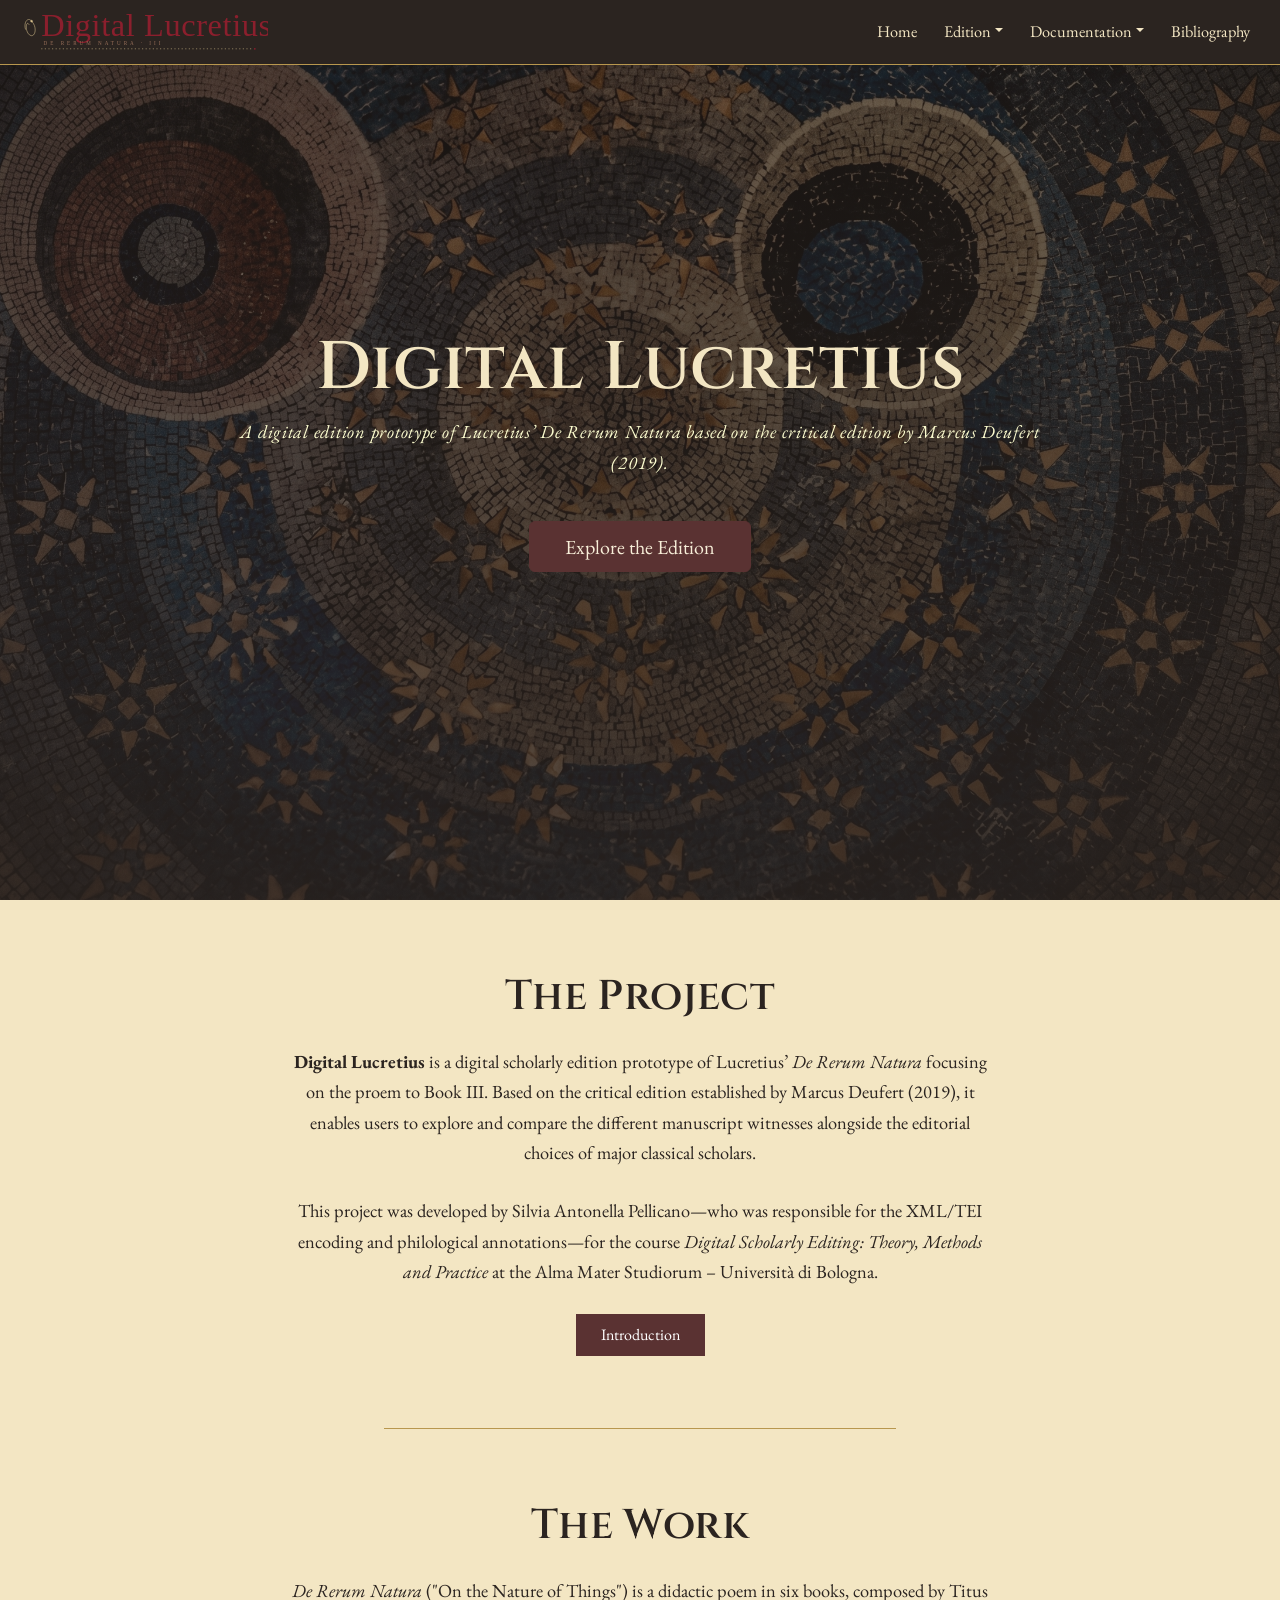
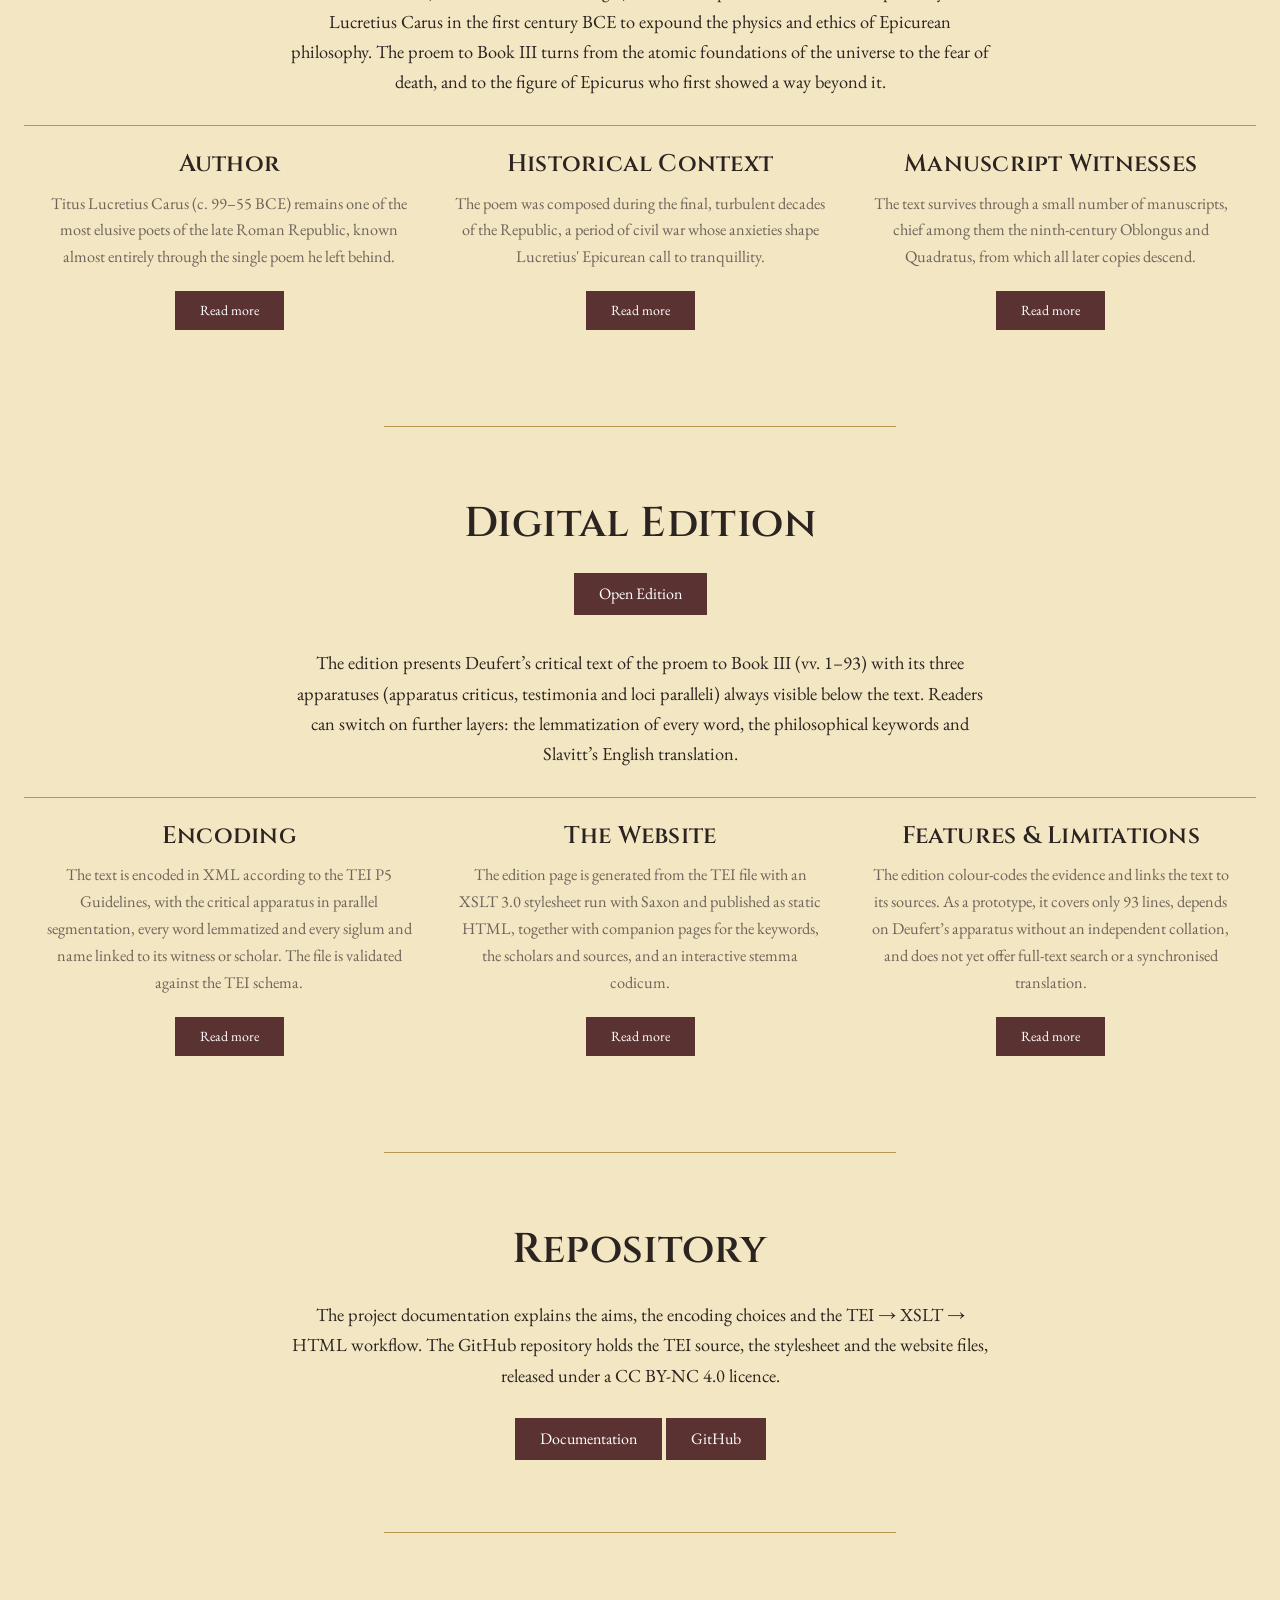
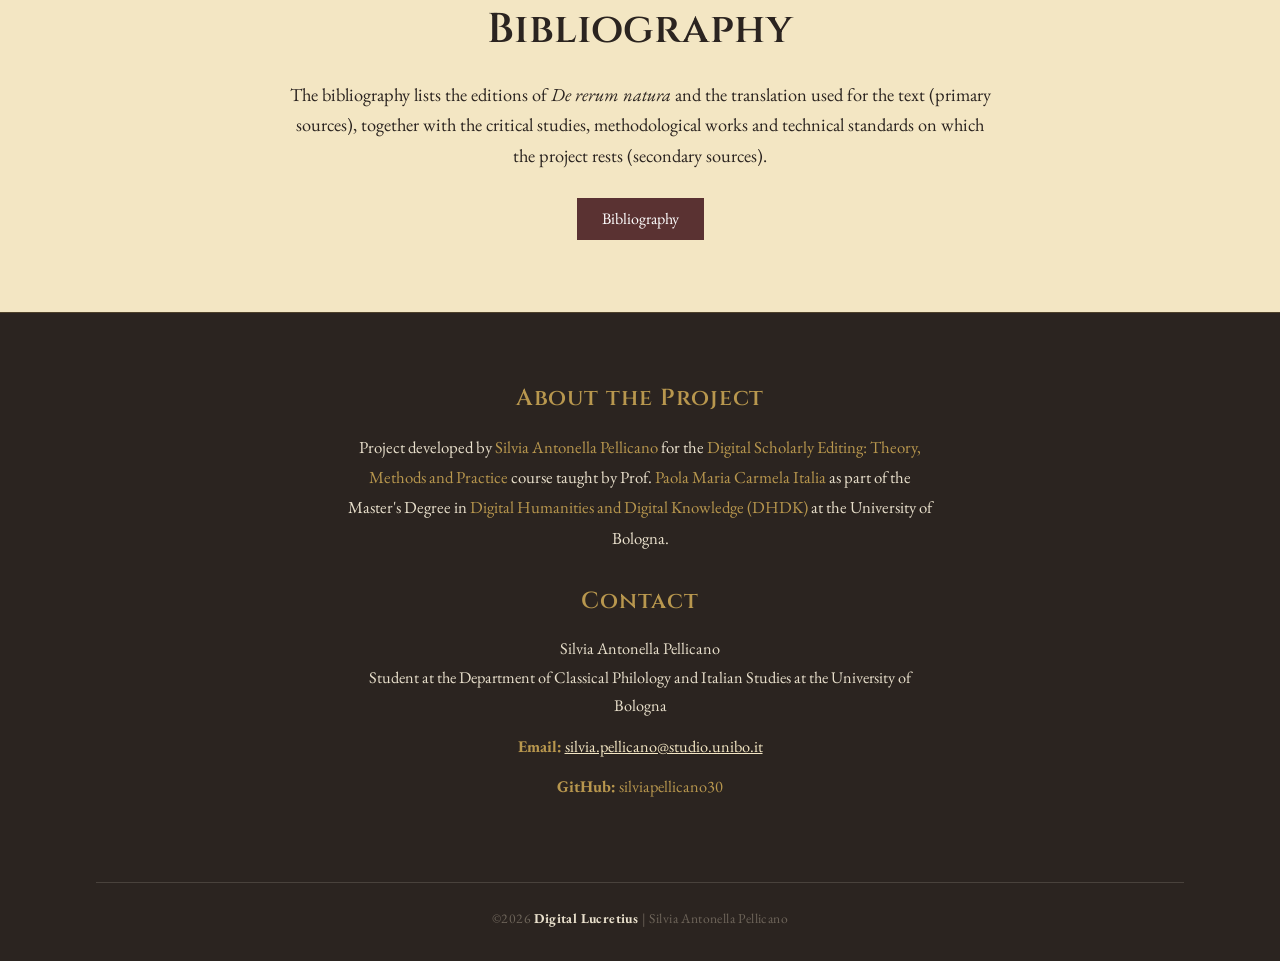
<file: index.html>
<!DOCTYPE html>
<html lang="en">
<head>
    <meta charset="utf-8">
    <meta name="viewport" content="width=device-width, initial-scale=1">
    <title>De Rerum Natura — A Digital Edition</title>

    <!-- Bootstrap CSS -->
    <link rel="stylesheet" href="https://stackpath.bootstrapcdn.com/bootstrap/4.4.1/css/bootstrap.min.css" integrity="sha384-Vkoo8x4CGsO3+Hhxv8T/Q5PaXtkKtu6ug5TOeNV6gBiFeWPGFN9MuhOf23Q9Ifjh" crossorigin="anonymous">

    <!-- Fonts -->
    <link rel="preconnect" href="https://fonts.googleapis.com">
    <link href="https://fonts.googleapis.com/css2?family=Cinzel:wght@400;500;600;700&family=EB+Garamond:ital,wght@0,400;0,500;0,600;0,700;1,400;1,600&display=swap" rel="stylesheet">

    <!-- Personal stylesheet -->
    <link rel="stylesheet" href="assets/theme.css">
    <link rel="stylesheet" href="assets/main.css">
    <link rel="icon" href="img/favicon.svg">

    <style>
      .nav-dropdown-trigger {
        border: 0;
        background: transparent;
        cursor: pointer;
        outline: none !important;
      }
      .nav-dropdown-trigger:focus {
        box-shadow: none !important;
      }
      .navbar-nav .dropdown-menu {
        display: none;
        position: absolute;
        float: none;
        min-width: 13rem;
        padding: 0.5rem 0;
        background-color: var(--ink);
        border: 1px solid var(--gold);
        border-radius: 4px;
        margin-top: 0;
      }
      .navbar-nav .dropdown-menu.show {
        display: block;
      }
      .navbar-nav .dropdown {
        position: relative;
      }
      @media (max-width: 767px) {
        .navbar-nav .dropdown-menu {
          position: static;
          width: 100%;
          border-left: 0;
          border-right: 0;
        }
      }
    </style>
</head>

<body>

<!-- ============ NAVIGATION ============ -->
<nav id="navbar" class="navbar navbar-expand-md navbar-dark fixed-top">
    <a class="navbar-brand" href="index.html">
        <img src="img/logo-lucretius.svg" alt="Digital Lucretius logo" class="brand-mark">
    </a>
    <button class="navbar-toggler" type="button" data-toggle="collapse" data-target="#navbarResponsive" aria-label="Toggle navigation">
        <span class="navbar-toggler-icon"></span>
    </button>
    <div class="collapse navbar-collapse" id="navbarResponsive">
        <ul class="navbar-nav ml-auto">
            <li class="nav-item">
                <a class="nav-link page-scroll" href="#home" aria-current="page">Home</a>
            </li>

            <!-- EDITION -->
            <li class="nav-item dropdown">
                <button class="nav-link dropdown-toggle nav-dropdown-trigger" type="button" id="editionDropdown"
                        aria-haspopup="true" aria-expanded="false" aria-controls="editionMenu">Edition</button>
                <div class="dropdown-menu" id="editionMenu" aria-labelledby="editionDropdown">
                    <a class="dropdown-item" href="edition.html">Text &amp; Apparatus</a>
                    <a class="dropdown-item" href="keywords.html">Keywords</a>
                    <a class="dropdown-item" href="scholars.html">Scholars &amp; Sources</a>
                    <a class="dropdown-item" href="witnesses.html">Stemma Codicum</a>
                </div>
            </li>

            <!-- DOCUMENTATION -->
            <li class="nav-item dropdown">
                <button class="nav-link dropdown-toggle nav-dropdown-trigger" type="button" id="docsDropdown"
                        aria-haspopup="true" aria-expanded="false" aria-controls="docsMenu">Documentation</button>
                <div class="dropdown-menu" id="docsMenu" aria-labelledby="docsDropdown">
                    <a class="dropdown-item" href="documentation.html#project">The Project</a>
                    <a class="dropdown-item" href="documentation.html#the-work">The Work</a>
                    <a class="dropdown-item" href="documentation.html#state-of-the-art">State of the Art</a>
                    <a class="dropdown-item" href="documentation.html#digital-edition">The Digital Edition</a>
                    <a class="dropdown-item" href="documentation.html#features-limitations">Evaluation</a>
                </div>
            </li>

            <li class="nav-item">
                <a class="nav-link" href="documentation.html#bibliography">Bibliography</a>
            </li>
        </ul>
    </div>
</nav>

<!-- ============ HOME / HERO ============ -->
<section id="home" class="hero">
    <img class="hero-image" src="img/backgroud.jfif" alt="">
    <div class="hero-overlay"></div>
    <div class="hero-content text-center">
        <h1>Digital Lucretius</h1>
        <p class="hero-eyebrow">A digital edition prototype of Lucretius’ <i>De Rerum Natura</i> based on the critical edition by Marcus Deufert (2019).</p>
        <a class="btn btn-outline-light btn-lg hero-btn" href="edition.html">Explore the Edition</a>
    </div>
</section>

<div class="page-body">

<!-- ============ THE PROJECT ============ -->
<section class="page-section" id="project">
    <div class="col-12 narrow text-center">
        <h1>The Project</h1>
        <p class="lead-text"><strong>Digital Lucretius</strong> is a digital scholarly edition prototype of Lucretius’ <em>De Rerum Natura</em> focusing on the proem to Book III. Based on the critical edition established by Marcus Deufert (2019), it enables users to explore and compare the different manuscript witnesses alongside the editorial choices of major classical scholars.</p>
        <p class="lead-text">This project was developed by Silvia Antonella Pellicano—who was responsible for the XML/TEI encoding and philological annotations—for the course <em>Digital Scholarly Editing: Theory, Methods and Practice</em> at the Alma Mater Studiorum – Università di Bologna.</p>

        <a id="intro-btn" class="btn btn-secondary btn-md" href="documentation.html#project">Introduction</a>
    </div>
</section>

<hr class="divider">

<!-- ============ THE WORK ============ -->
<section class="page-section" id="work">
    <div class="col-12 narrow text-center">
        <h1>The Work</h1>
        <p class="lead-text"><em>De Rerum Natura</em> ("On the Nature of Things") is a didactic poem in six
            books, composed by Titus Lucretius Carus in the first century BCE to expound the physics and
            ethics of Epicurean philosophy. The proem to Book III turns from the atomic foundations of the
            universe to the fear of death, and to the figure of Epicurus who first showed a way beyond it.</p>
    </div>

    <div class="row justify-content-center subsection-row">
        <div class="col-md-4 subsection-card" id="card-author">
            <h3>Author</h3>
            <p>Titus Lucretius Carus (c. 99–55 BCE) remains one of the most elusive poets of the late
                Roman Republic, known almost entirely through the single poem he left behind.</p>
            <a class="btn btn-secondary btn-sm" href="documentation.html#author">Read more</a>
        </div>
        <div class="col-md-4 subsection-card" id="card-historical-context">
            <h3>Historical Context</h3>
            <p>The poem was composed during the final, turbulent decades of the Republic, a period of
                civil war whose anxieties shape Lucretius' Epicurean call to tranquillity.</p>
            <a class="btn btn-secondary btn-sm" href="documentation.html#historical-context">Read more</a>
        </div>
        <div class="col-md-4 subsection-card" id="card-manuscript-witnesses">
            <h3>Manuscript Witnesses</h3>
            <p>The text survives through a small number of manuscripts, chief among them the ninth-century
                Oblongus and Quadratus, from which all later copies descend.</p>
            <a class="btn btn-secondary btn-sm" href="documentation.html#manuscript-witnesses">Read more</a>
        </div>
    </div>
</section>

<hr class="divider">

<!-- ============ DIGITAL EDITION ============ -->
<section class="page-section" id="edition">
    <div class="col-12 narrow text-center">
        <h1>Digital Edition</h1>
        <div class="container edition-frame">
            <a id="center" class="btn btn-secondary btn-md" href="edition.html">Open Edition</a>
        </div>
        <p class="lead-text">The edition presents Deufert’s critical text of the proem to Book III (vv. 1–93)
            with its three apparatuses (apparatus criticus, testimonia and loci paralleli) always
            visible below the text. Readers can switch on further layers: the lemmatization of every
            word, the philosophical keywords and Slavitt’s English translation.</p>
    </div>

    <div class="row justify-content-center subsection-row">
        <div class="col-md-4 subsection-card" id="card-encoding">
            <h3>Encoding</h3>
            <p>The text is encoded in XML according to the TEI P5 Guidelines, with the critical
                apparatus in parallel segmentation, every word lemmatized and every siglum and name
                linked to its witness or scholar. The file is validated against the TEI schema.</p>
            <a class="btn btn-secondary btn-sm" href="documentation.html#encoding">Read more</a>
        </div>
        <div class="col-md-4 subsection-card" id="card-the-website">
            <h3>The Website</h3>
            <p>The edition page is generated from the TEI file with an XSLT 3.0 stylesheet run with
                Saxon and published as static HTML, together with companion pages for the keywords,
                the scholars and sources, and an interactive stemma codicum.</p>
            <a class="btn btn-secondary btn-sm" href="documentation.html#the-website">Read more</a>
        </div>
        <div class="col-md-4 subsection-card" id="card-features-limitations">
            <h3>Features &amp; Limitations</h3>
            <p>The edition colour-codes the evidence and links the text to its sources. As a
                prototype, it covers only 93 lines, depends on Deufert’s apparatus without an
                independent collation, and does not yet offer full-text search or a synchronised translation.</p>
            <a class="btn btn-secondary btn-sm" href="documentation.html#features-limitations">Read more</a>
        </div>
    </div>
</section>

<hr class="divider">

<!-- ============ DOCUMENTATION ============ -->
<section class="page-section" id="documentation">
    <div class="col-12 narrow text-center">
        <h1>Repository</h1>
        <p class="lead-text">The project documentation explains the aims, the encoding choices and the
            TEI → XSLT → HTML workflow. The GitHub repository holds the TEI source, the stylesheet
            and the website files, released under a CC BY-NC 4.0 licence.</p>
        <a id="right" class="btn btn-secondary btn-md" href="documentation.html#documentation">Documentation</a>
        <a id="left" class="btn btn-secondary btn-md" href="https://github.com/silviapellicano30/DigitaLucretius" target="_blank" rel="noopener noreferrer">GitHub</a>
    </div>
</section>

<hr class="divider">

<!-- ============ BIBLIOGRAPHY ============ -->
<section class="page-section" id="bibliography">
    <div class="col-12 narrow text-center">
        <h1>Bibliography</h1>
        <p class="lead-text">The bibliography lists the editions of <em>De rerum natura</em> and the translation
            used for the text (primary sources), together with the critical studies, methodological
            works and technical standards on which the project rests (secondary sources).</p>
        <a class="btn btn-secondary btn-md" href="documentation.html#bibliography">Bibliography</a>
    </div>
</section>

</div>

<!-- ============ FOOTER ============ -->
<footer style="background-color: var(--ink) !important; color: var(--parchment-dim) !important; font-family: var(--font-body) !important; border-top: 1px solid rgba(184, 151, 78, 0.25) !important; width: 100%;">
    <div class="row justify-content-center" style="padding-top: 4.5rem !important; padding-bottom: 2rem !important; margin: 0 !important;">
        <div class="col-lg-6 col-md-8 col-11 text-center" style="color: var(--parchment-dim) !important; font-family: var(--font-body) !important; padding: 0 1.5rem !important;">
            
            <h3 style="font-family: var(--font-display) !important; color: var(--gold) !important; font-size: 1.45rem !important; font-weight: 600 !important; letter-spacing: 0.04em !important; margin-top: 0 !important; margin-bottom: 1.2rem !important;">About the Project</h3>
            
            <p style="color: var(--parchment-dim) !important; font-size: 1.05rem !important; line-height: 1.8 !important; margin-bottom: 2.2rem !important;">
                Project developed by <a href="https://github.com/silviapellicano30" target="_blank" rel="noopener noreferrer" style="color: var(--gold) !important; text-decoration: none !important;">Silvia Antonella Pellicano</a> for the <a href="https://www.unibo.it/it/studiare/insegnamenti-competenze-trasversali-moocs/insegnamenti/insegnamento/2025/478841" target="_blank" rel="noopener noreferrer" style="color: var(--gold) !important; text-decoration: none !important;">Digital Scholarly Editing: Theory, Methods and Practice</a> course taught by Prof. <a href="https://www.unibo.it/sitoweb/paola.italia" target="_blank" rel="noopener noreferrer" style="color: var(--gold) !important; text-decoration: none !important;">Paola Maria Carmela Italia</a> as part of the Master's Degree in <a href="https://corsi.unibo.it/2cycle/DigitalHumanitiesKnowledge" target="_blank" rel="noopener noreferrer" style="color: var(--gold) !important; text-decoration: none !important;">Digital Humanities and Digital Knowledge (DHDK)</a> at the University of Bologna.
            </p>
            
            <h3 style="font-family: var(--font-display) !important; color: var(--gold) !important; font-size: 1.45rem !important; font-weight: 600 !important; letter-spacing: 0.04em !important; margin-top: 0 !important; margin-bottom: 1.2rem !important;">Contact</h3>
            
            <p style="color: var(--parchment-dim) !important; font-size: 1.02rem !important; line-height: 1.75 !important; margin-bottom: 0.75rem !important;">
                Silvia Antonella Pellicano<br>
                Student at the Department of Classical Philology and Italian Studies at the University of Bologna
            </p>
            
            <p style="color: var(--parchment-dim) !important; font-size: 1.02rem !important; line-height: 1.75 !important; margin-bottom: 0.75rem !important;">
                <strong style="color: var(--gold) !important;">Email:</strong> <a href="mailto:silvia.pellicano@studio.unibo.it" style="color: #f3e6c3 !important; text-decoration: underline !important;">silvia.pellicano@studio.unibo.it</a>
            </p>
            
            <p style="color: var(--parchment-dim) !important; font-size: 1.02rem !important; line-height: 1.75 !important; margin-bottom: 1rem !important;">
                <strong style="color: var(--gold) !important;">GitHub:</strong> <a href="https://github.com/silviapellicano30" target="_blank" rel="noopener noreferrer" style="color: var(--gold) !important; text-decoration: none !important;">silviapellicano30</a>
            </p>
        </div>
    </div>
    
    <hr style="border: 0; border-top: 1px solid rgba(241, 234, 217, 0.15) !important; width: 85% !important; margin: 2rem auto 1.5rem auto !important;">
    
    <p style="text-align: center !important; font-size: 0.85rem !important; letter-spacing: 0.03em !important; color: var(--stone) !important; padding-bottom: 2rem !important; margin-bottom: 0 !important; font-family: var(--font-body) !important;">
        &copy;2026 <b style="color: var(--parchment-dim) !important;">Digital Lucretius</b> | Silvia Antonella Pellicano
    </p>
</footer>
<!-- Scripts -->
<script src="https://code.jquery.com/jquery-3.4.1.slim.min.js" integrity="sha384-J6qa4849blE2+poT4WnyKhv5vZF5SrPo0iEjwBvKU7imGFAV0wwj1yYfoRSJoZ+n" crossorigin="anonymous"></script>
<script src="https://cdn.jsdelivr.net/npm/popper.js@1.16.0/dist/umd/popper.min.js" integrity="sha384-Q6E9RHvbIyZFJoft+2mJbHaEWldlvI9IOYy5n3zV9zzTtmI3UksdQRVvoxMfooAo" crossorigin="anonymous"></script>
<script src="https://stackpath.bootstrapcdn.com/bootstrap/4.4.1/js/bootstrap.min.js" integrity="sha384-wfSDF2E50Y2D1uUdj0O3uMBJnjuUD4Ih7YwaYd1iqfktj0Uod8GCExl3Og8ifwB6" crossorigin="anonymous"></script>

<script>
  document.addEventListener('DOMContentLoaded', function () {
    // Gestione dropdown autonoma e robusta
    const triggers = document.querySelectorAll('.nav-dropdown-trigger');

    function closeAllDropdowns(exceptMenu) {
      document.querySelectorAll('.navbar-nav .dropdown-menu.show').forEach(function (menu) {
        if (menu !== exceptMenu) {
          menu.classList.remove('show');
          const trigger = document.querySelector('[aria-controls="' + menu.id + '"]');
          if (trigger) trigger.setAttribute('aria-expanded', 'false');
        }
      });
    }

    triggers.forEach(function (trigger) {
      const menuId = trigger.getAttribute('aria-controls');
      const menu = document.getElementById(menuId);

      if (!menu) return;

      trigger.addEventListener('click', function (event) {
        event.preventDefault();
        event.stopPropagation();

        const willOpen = !menu.classList.contains('show');
        closeAllDropdowns(menu);

        menu.classList.toggle('show', willOpen);
        trigger.setAttribute('aria-expanded', willOpen ? 'true' : 'false');
      });
    });

    document.addEventListener('click', function (event) {
      if (!event.target.closest('.navbar-nav .dropdown')) {
        closeAllDropdowns(null);
      }
    });

    // Chiusura menu collapse mobile
    const navLinks = document.querySelectorAll('#navbarResponsive .nav-link:not(.dropdown-toggle), #navbarResponsive .dropdown-item');
    const navbarCollapse = document.getElementById('navbarResponsive');

    navLinks.forEach(function (link) {
      link.addEventListener('click', function () {
        closeAllDropdowns(null);
        if (navbarCollapse.classList.contains('show') && window.jQuery) {
          window.jQuery(navbarCollapse).collapse('hide');
        }
      });
    });

    // Scurimento navbar allo scroll
    const navbar = document.getElementById('navbar');
    window.addEventListener('scroll', function () {
      if (window.scrollY > 40) {
        navbar.classList.add('scrolled');
      } else {
        navbar.classList.remove('scrolled');
      }
    });
  });
</script>
</body>
</html>
</file>
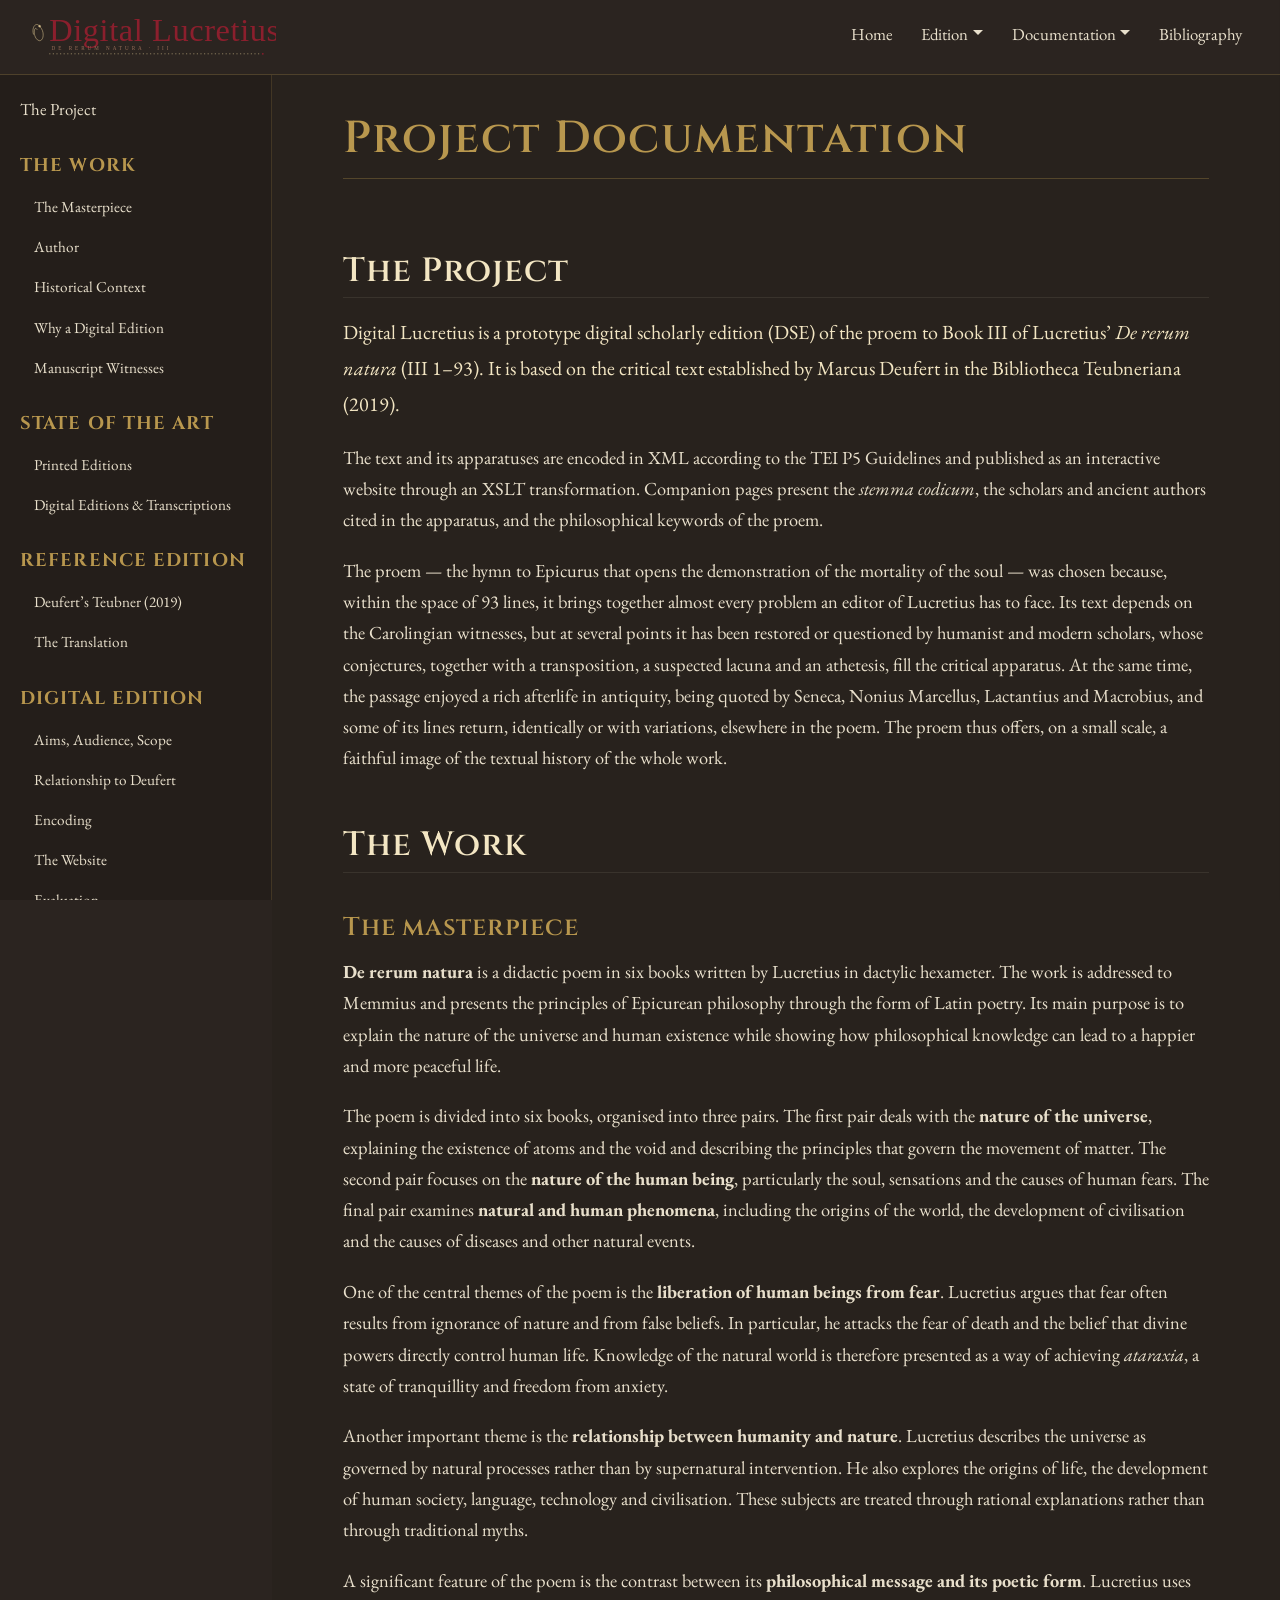
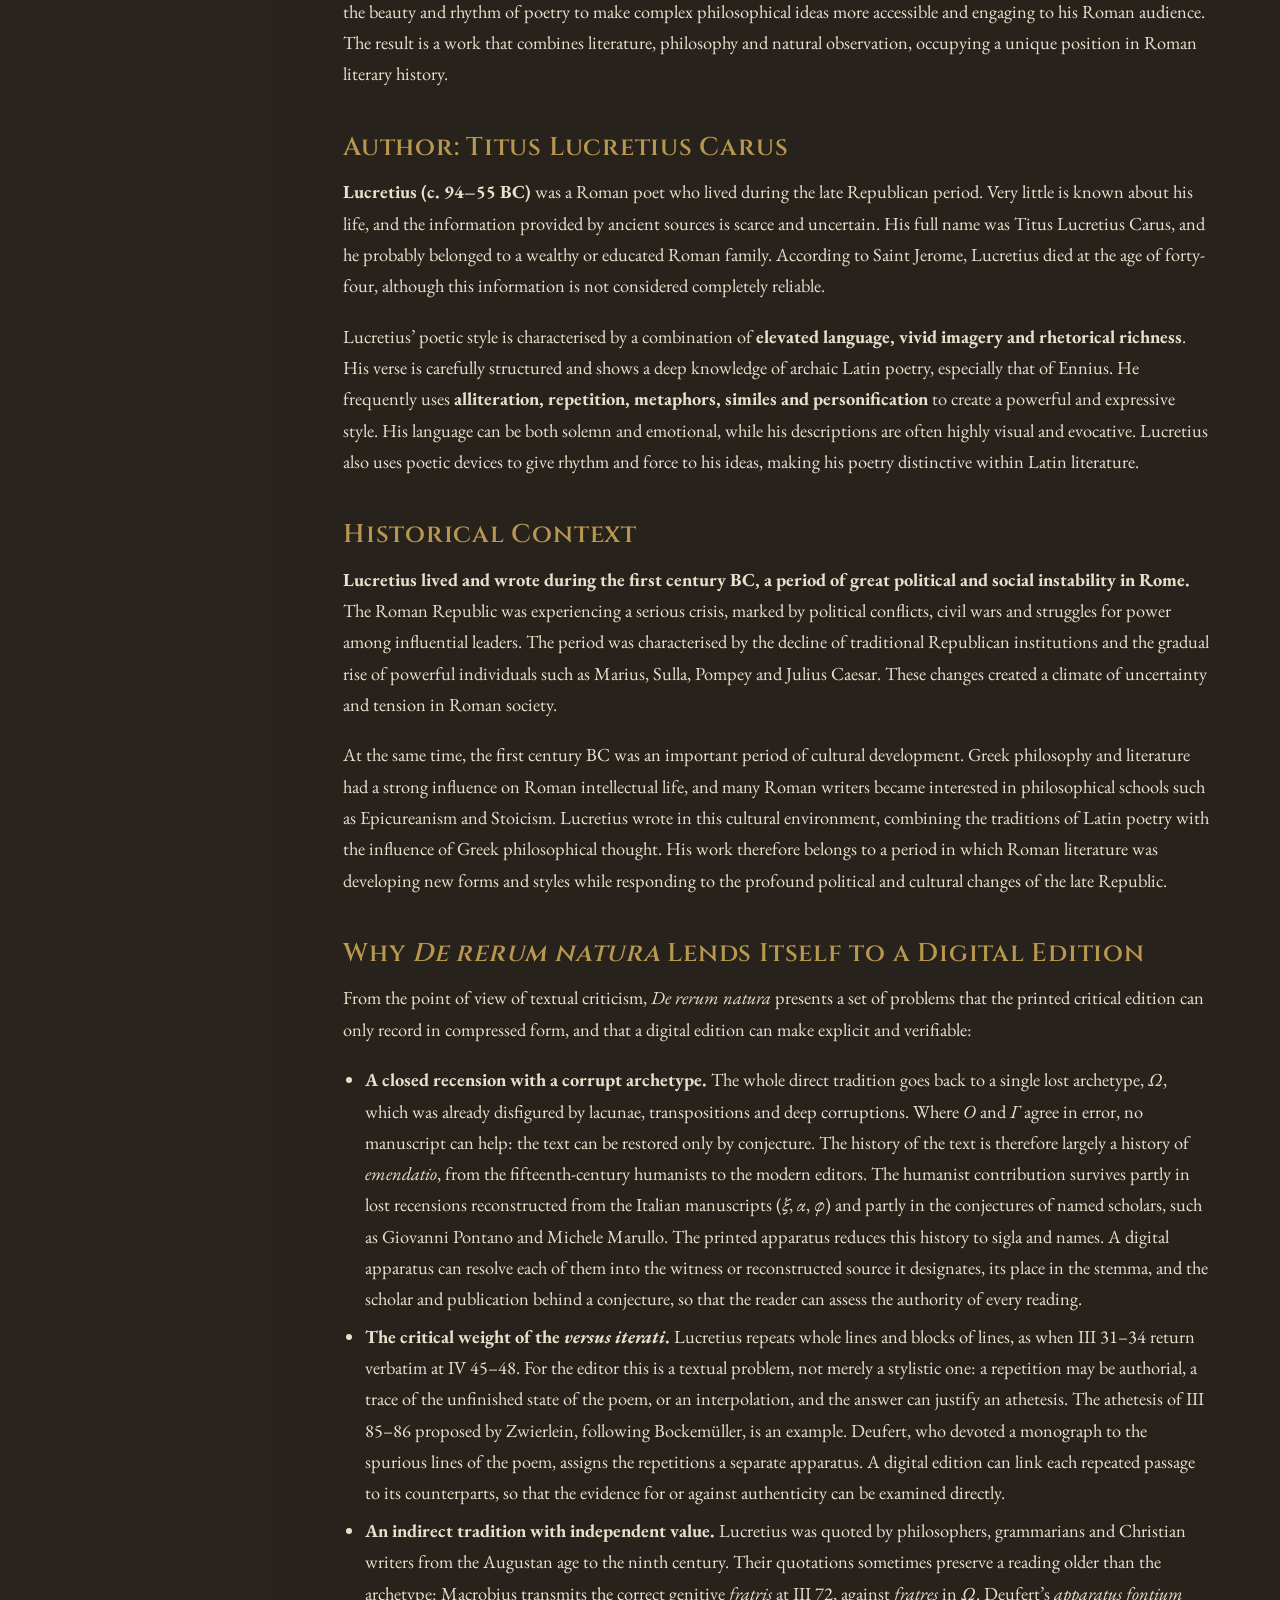
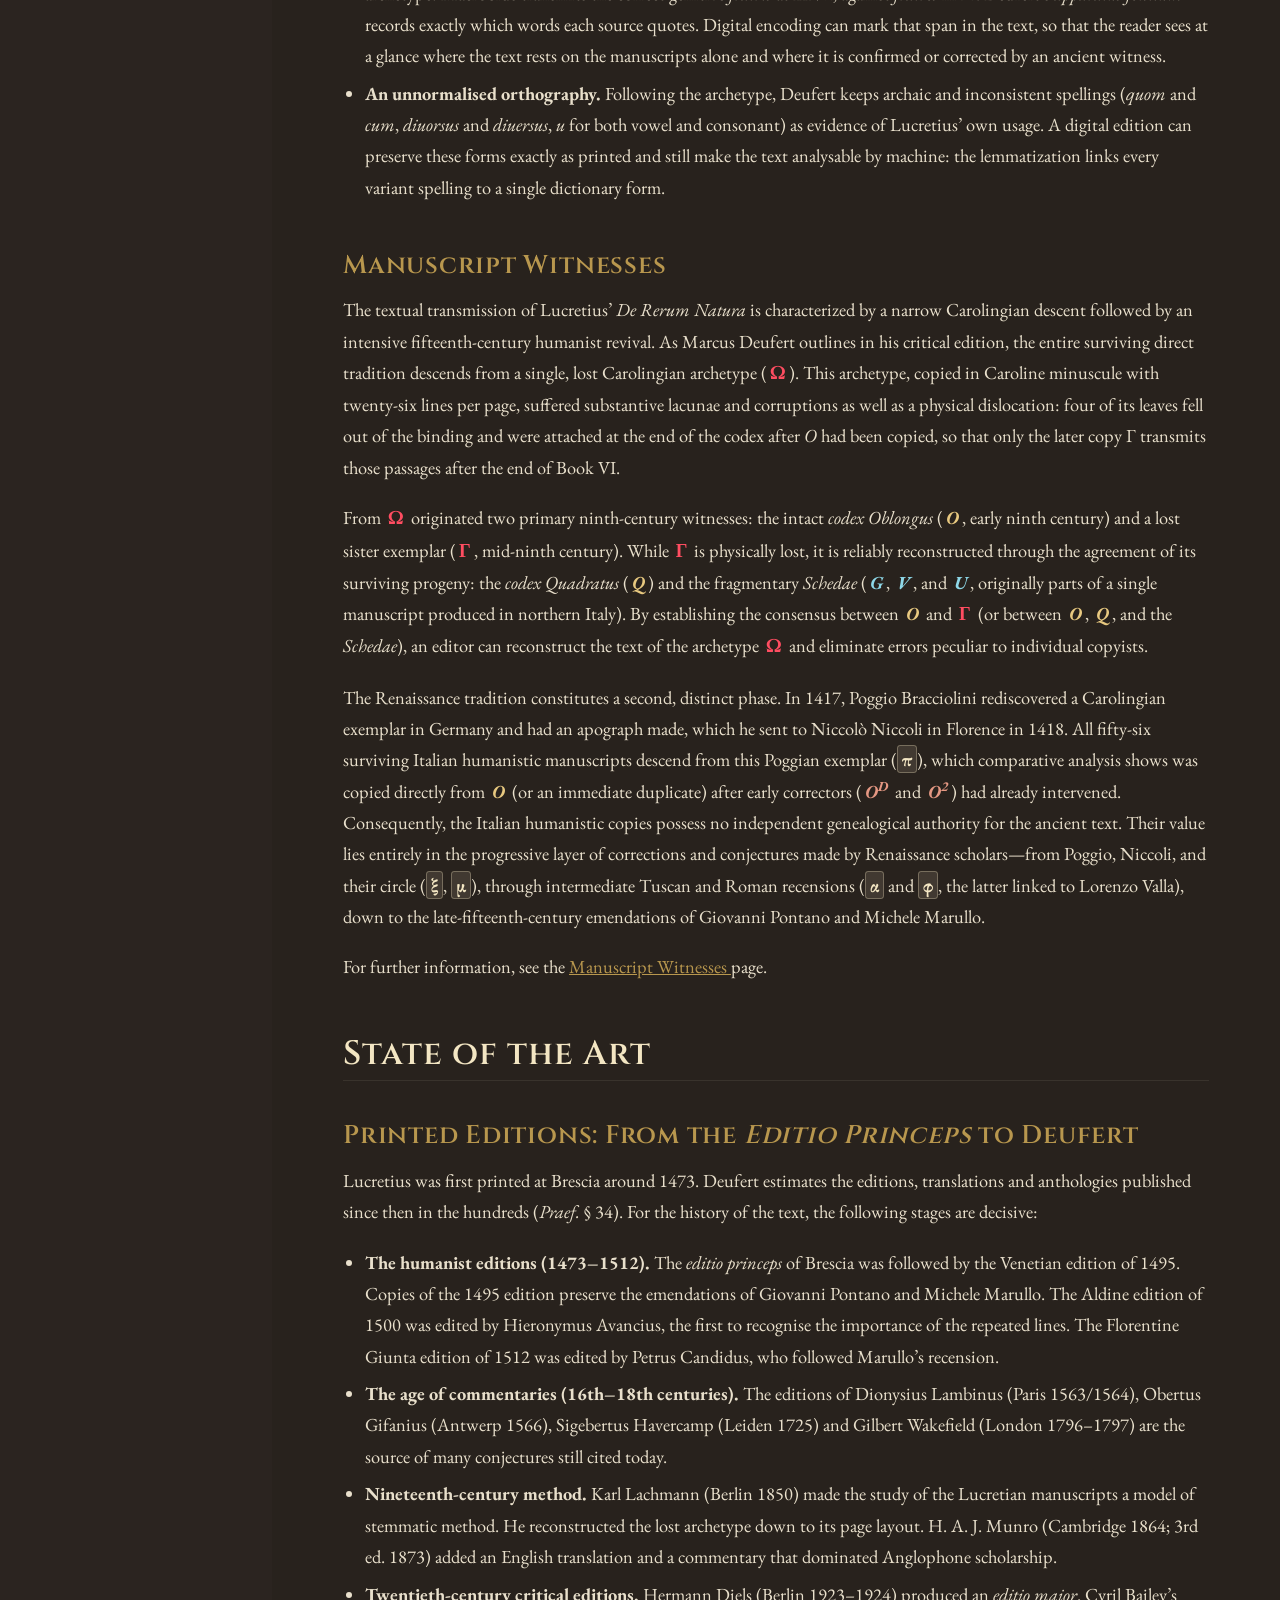
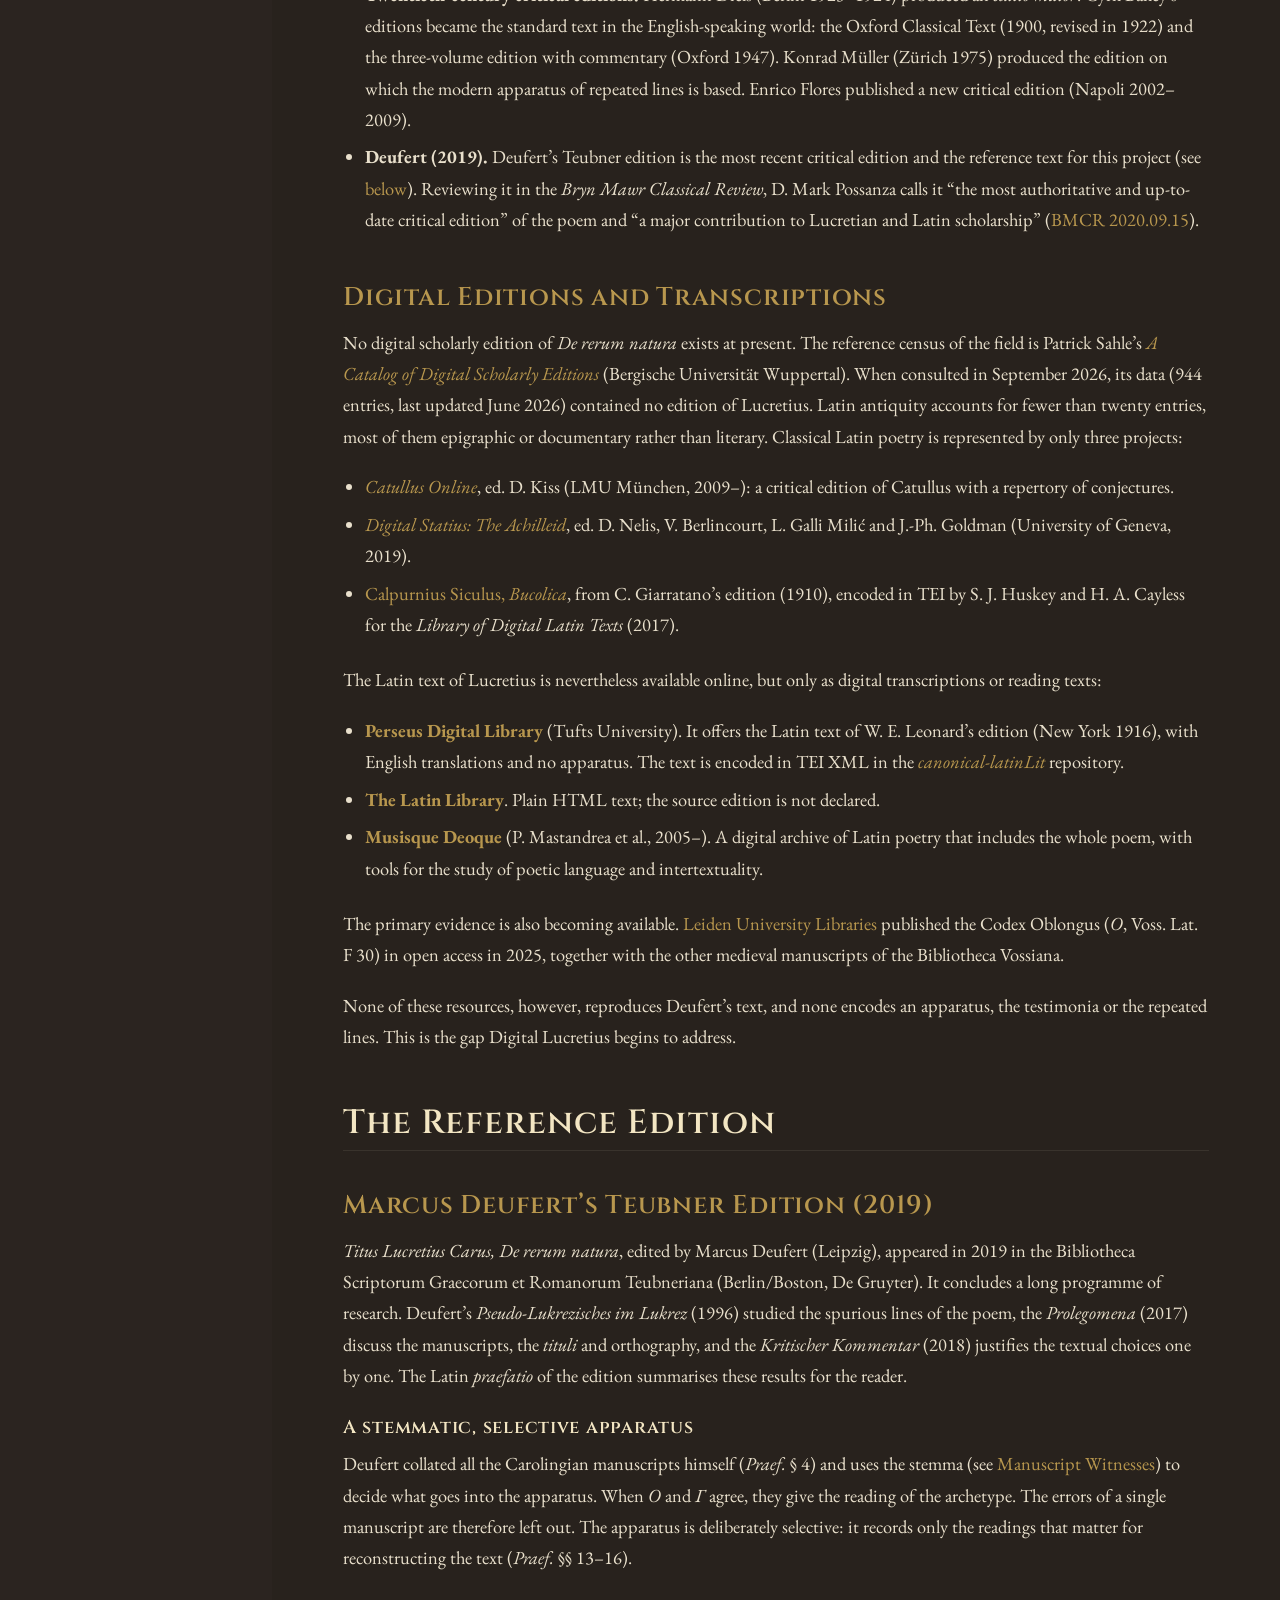
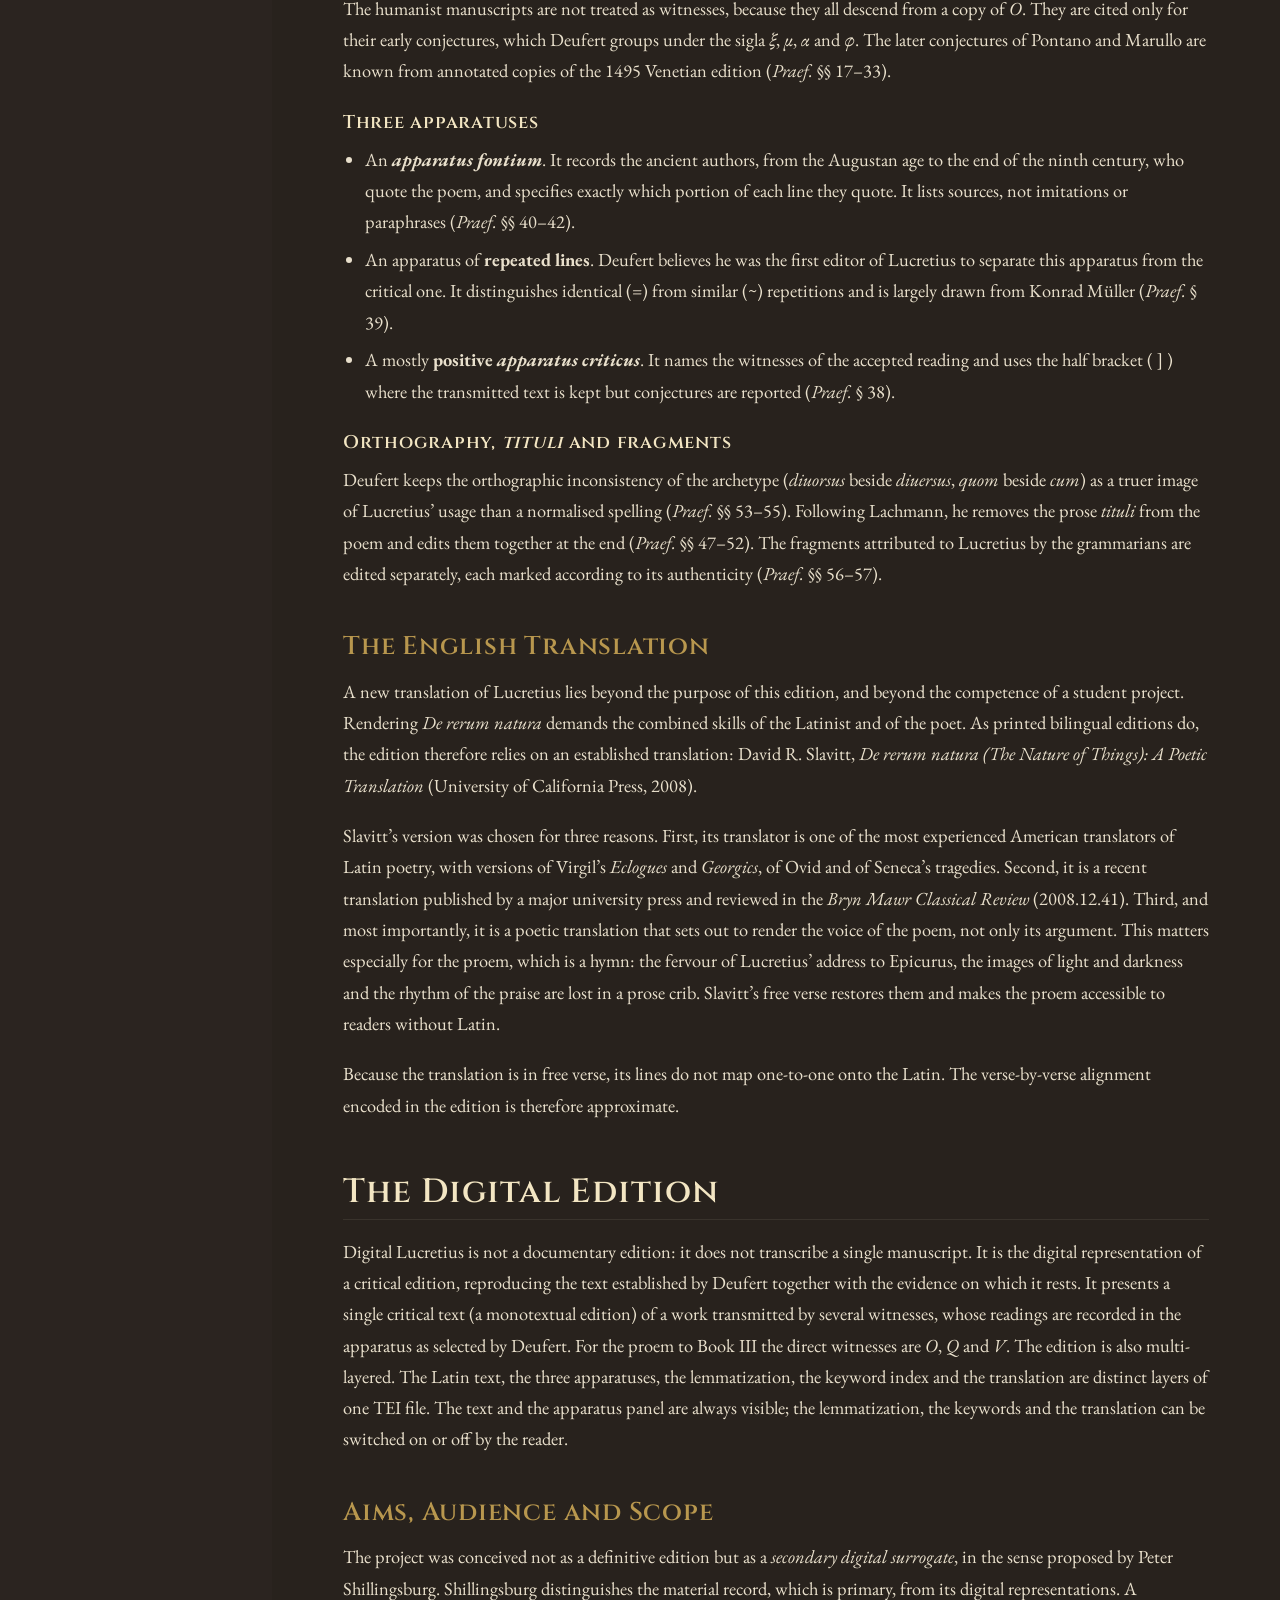
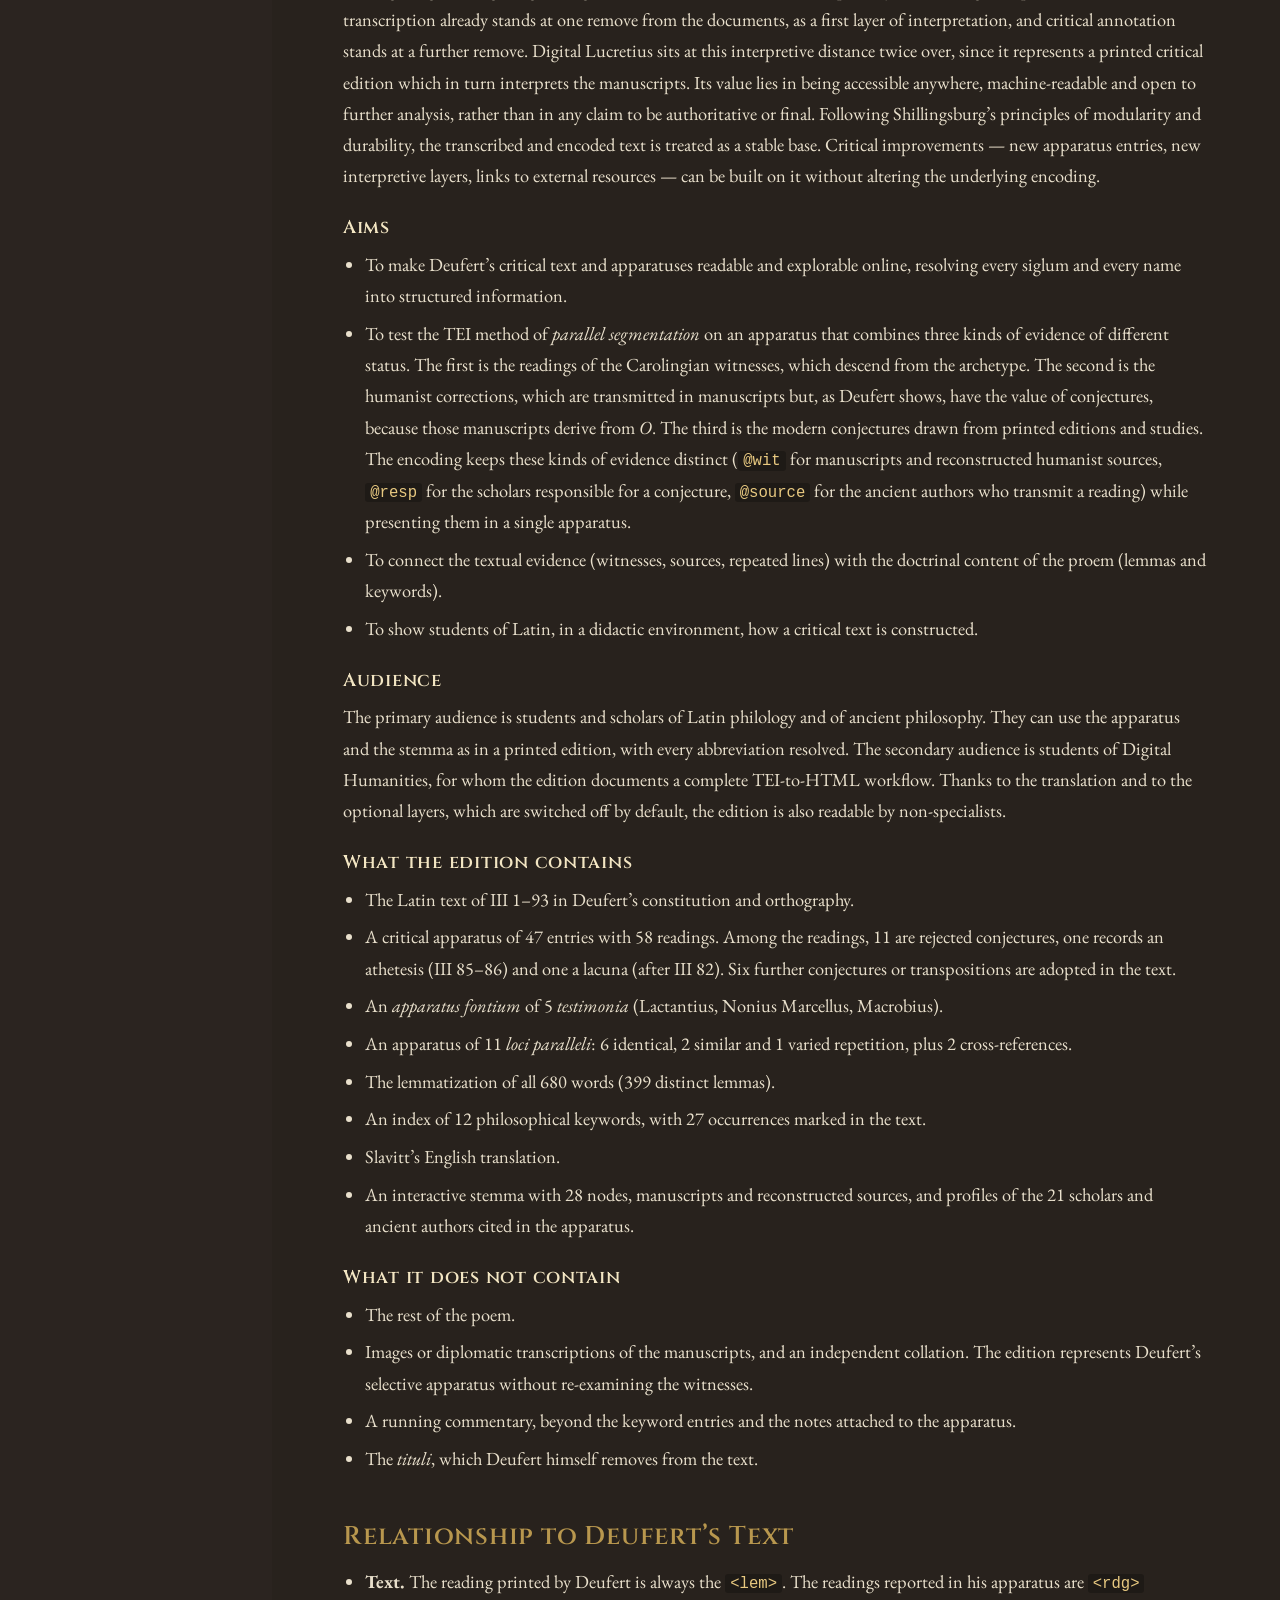
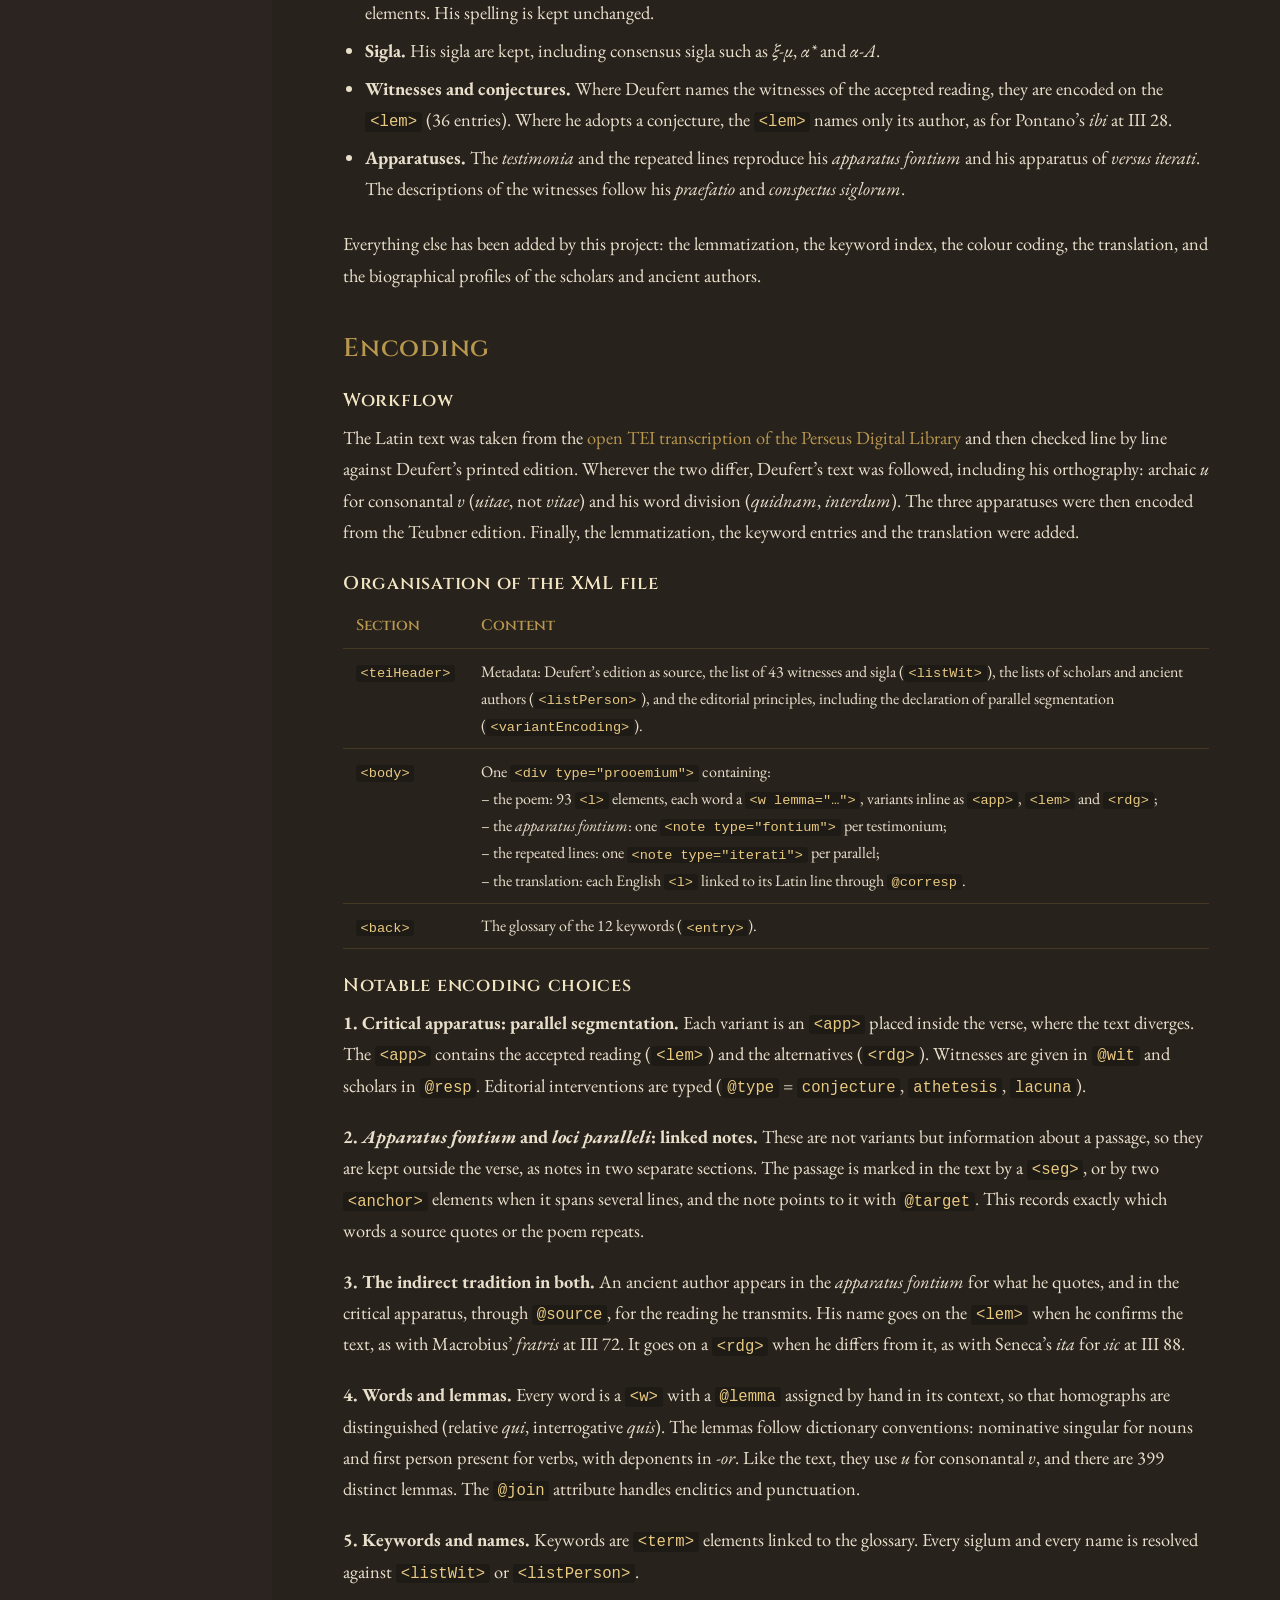
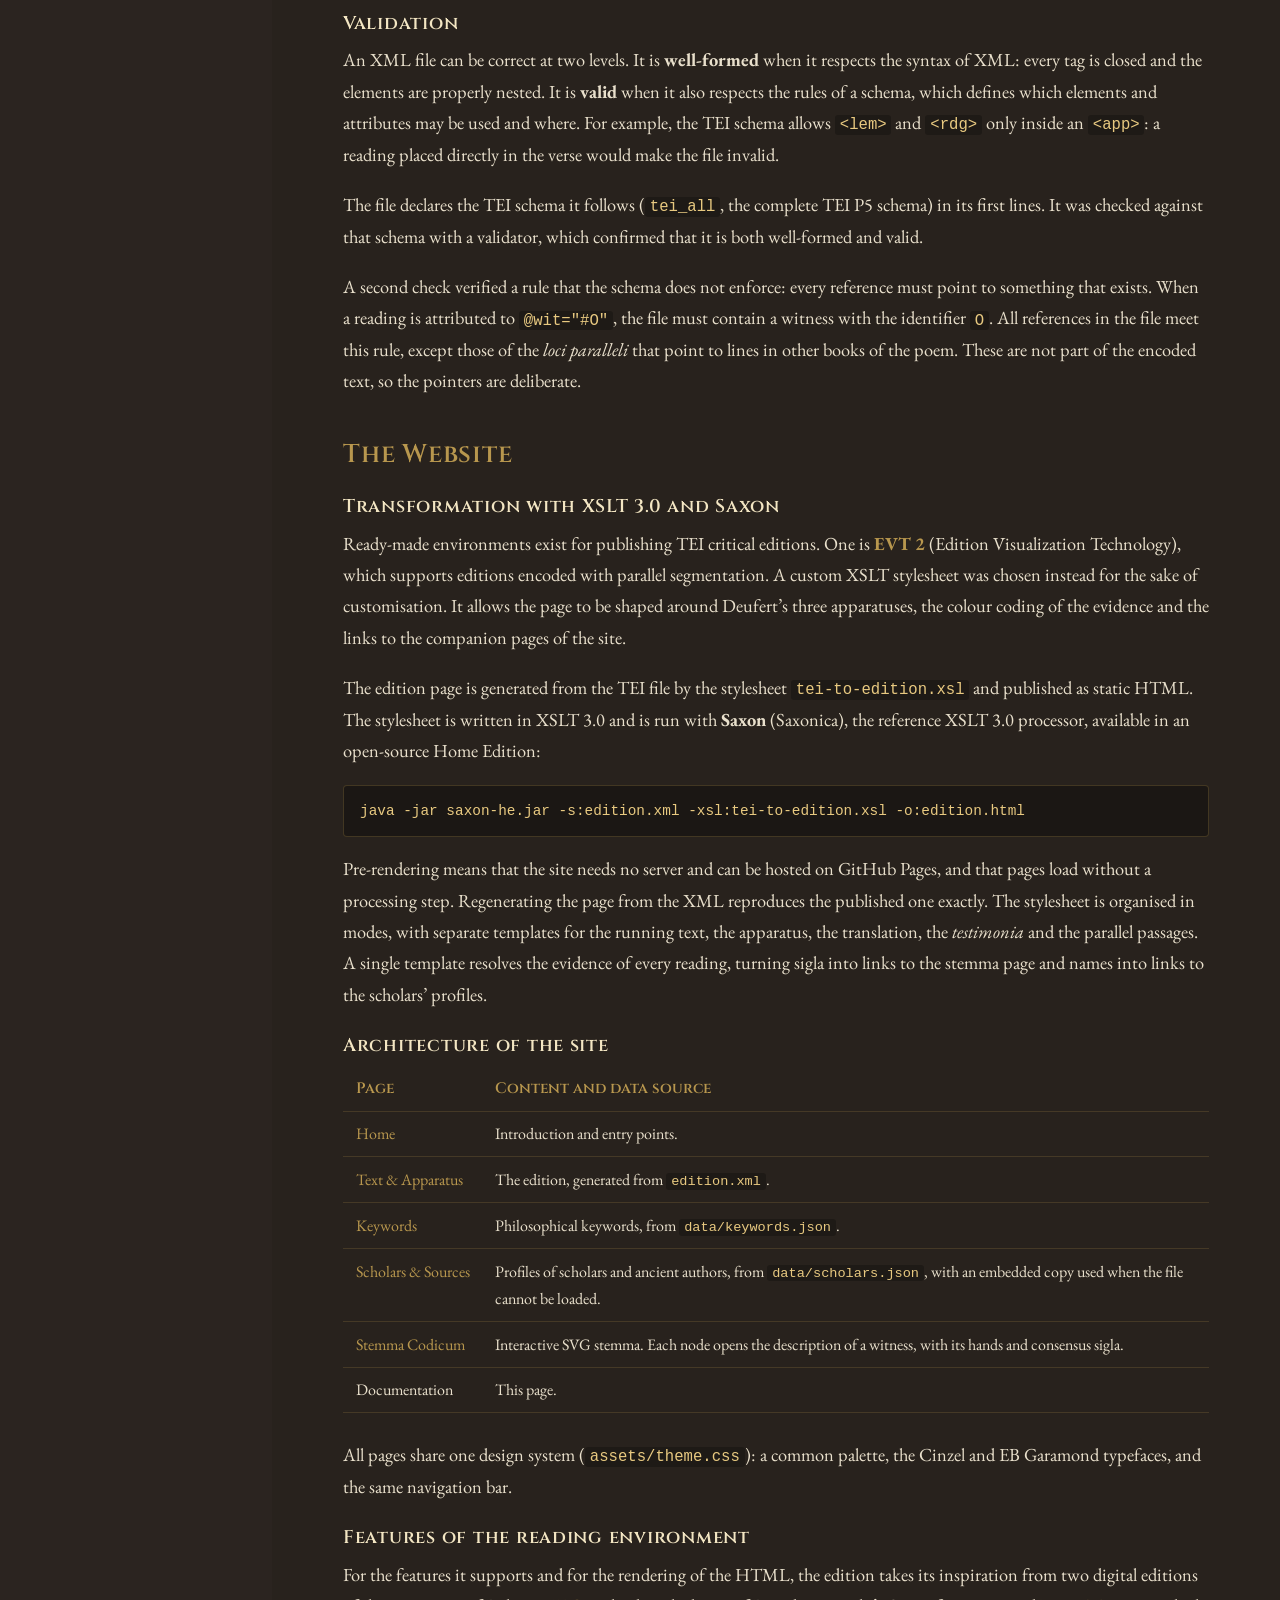
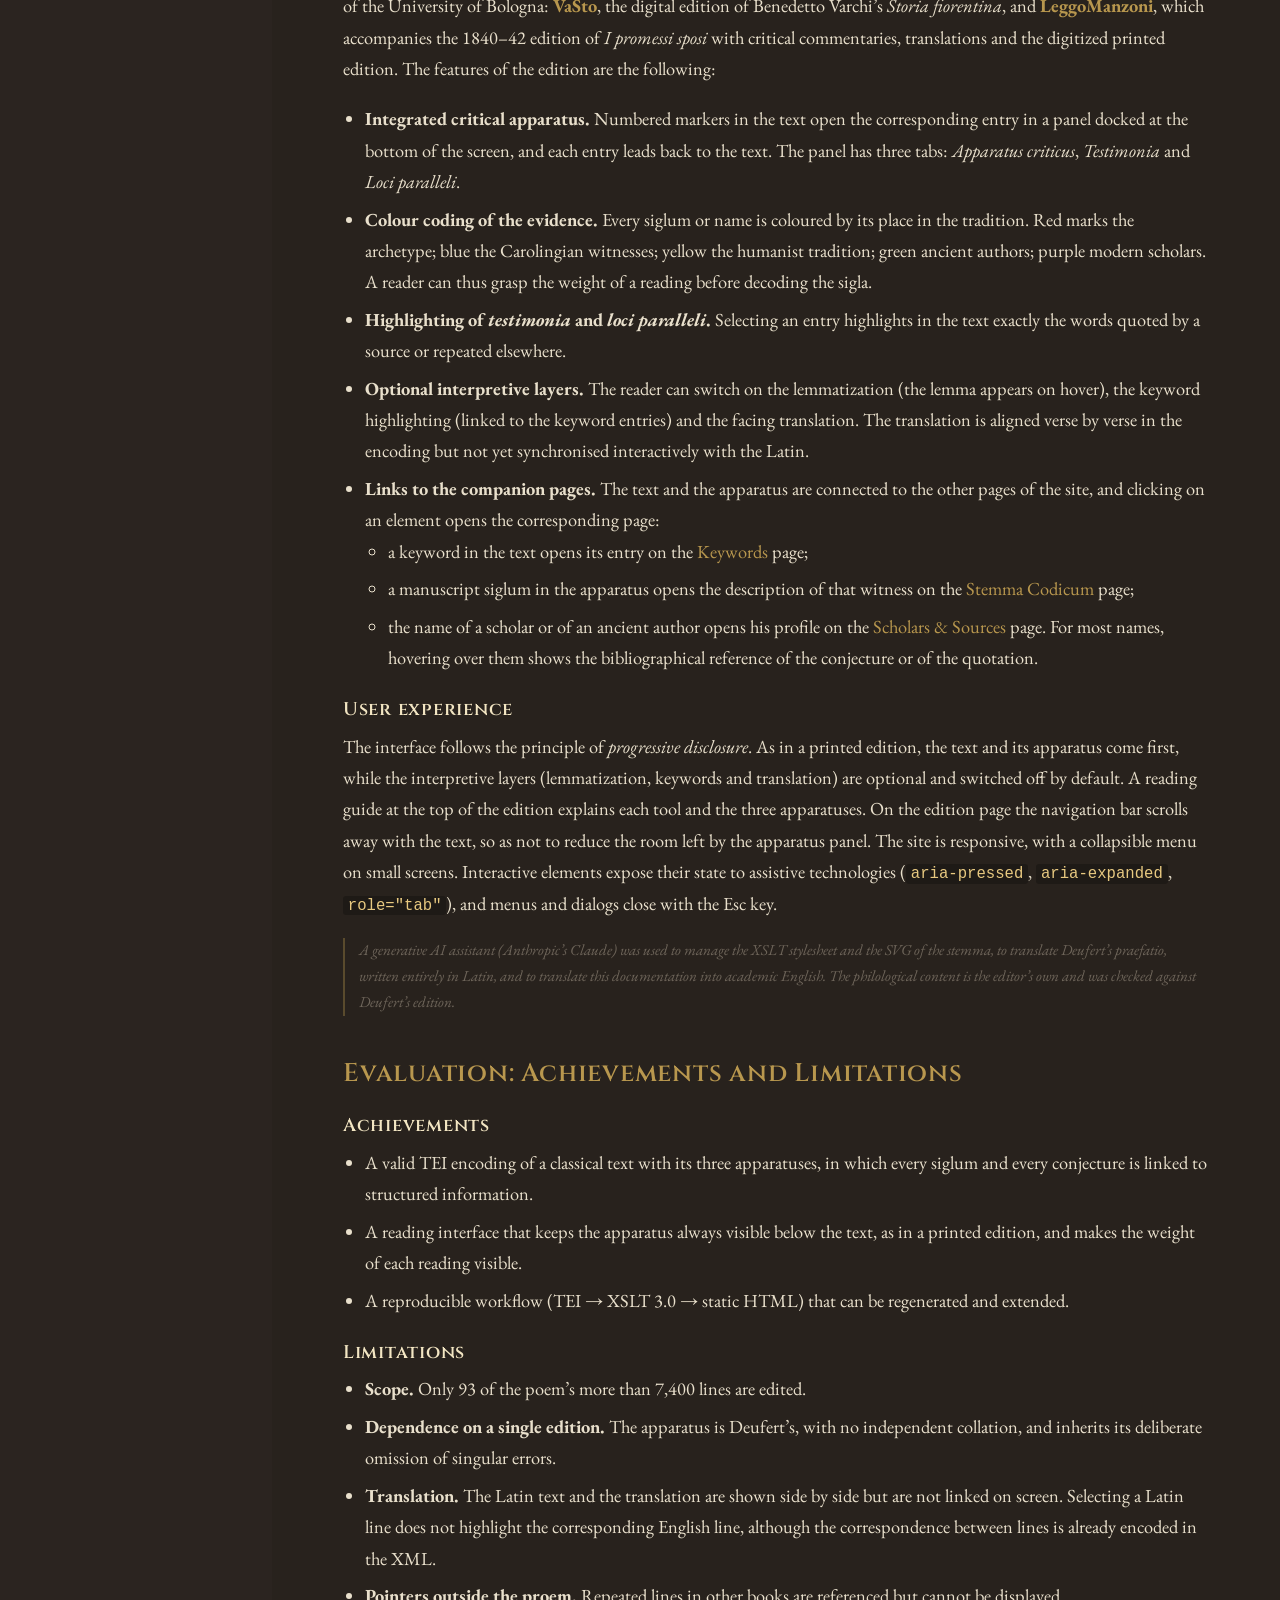
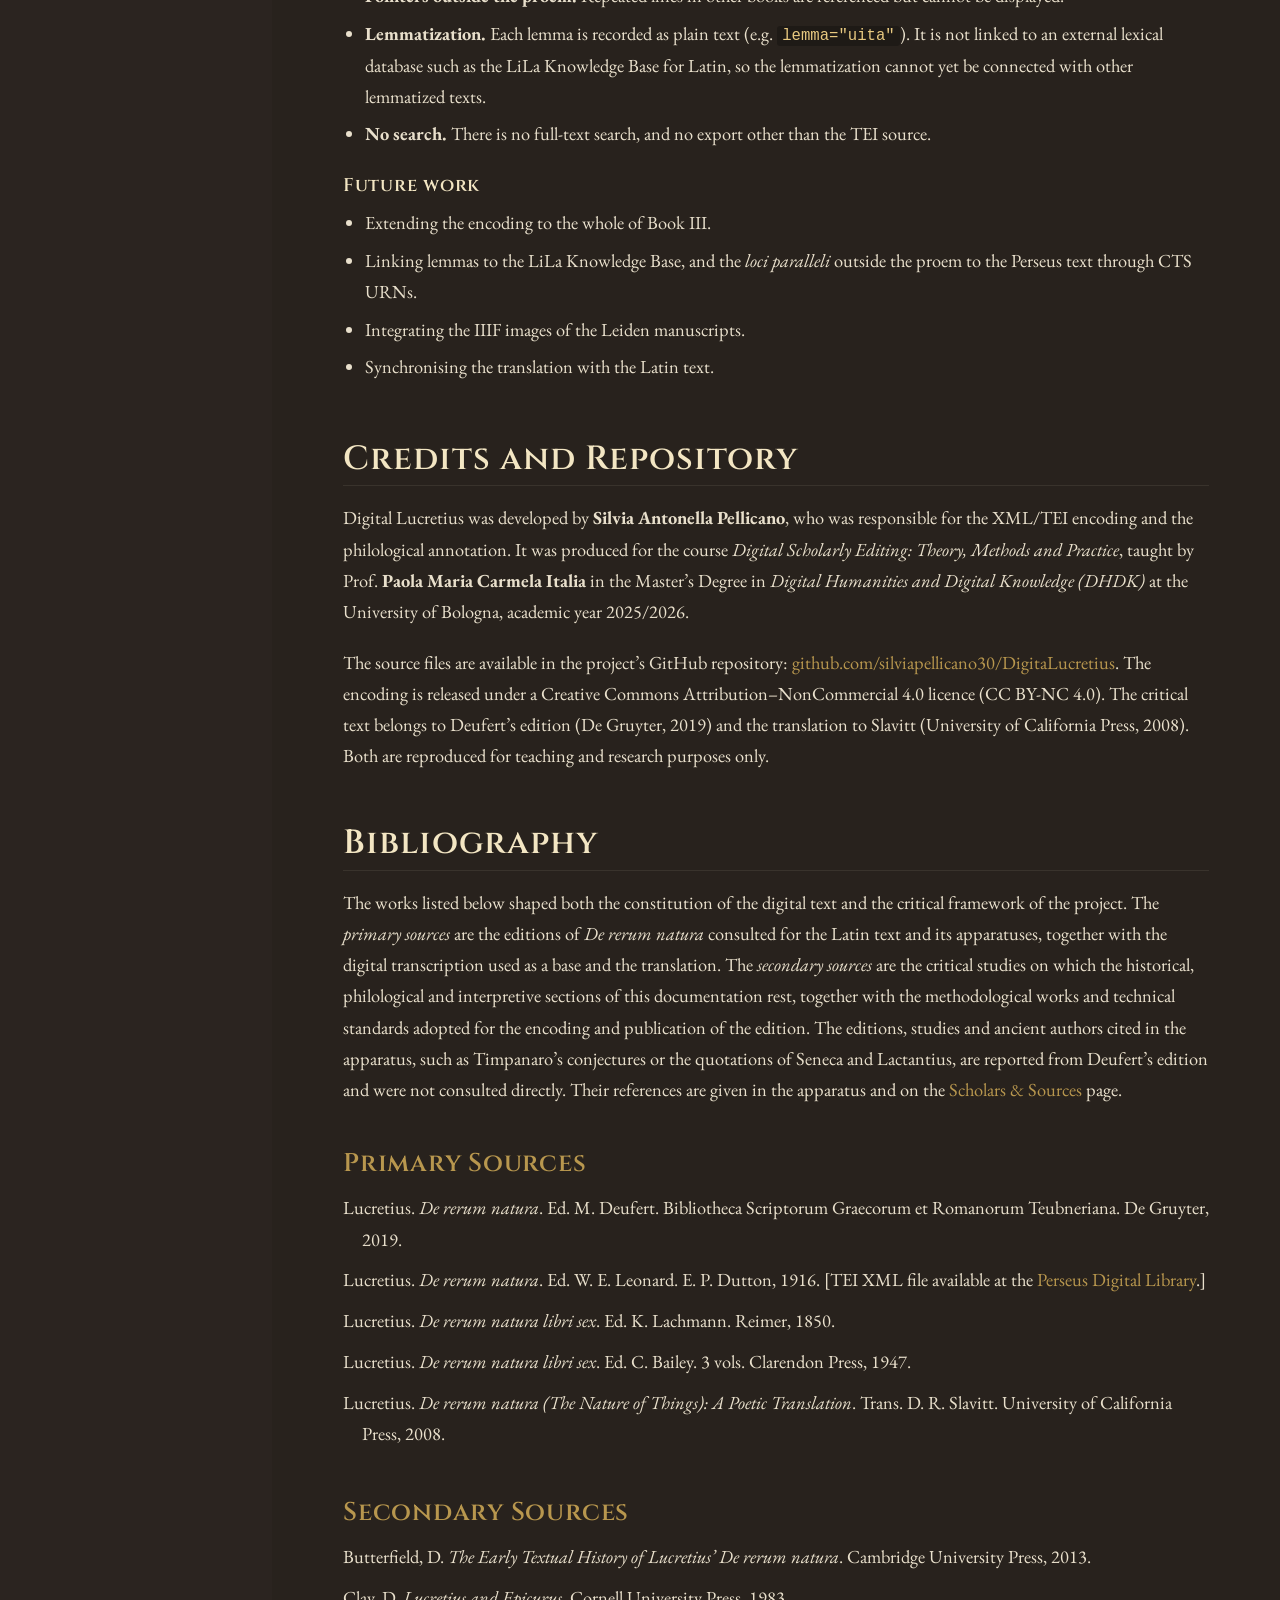
<file: documentation.html>
<!DOCTYPE html>
<html lang="en">
<head>
  <meta charset="utf-8">
  <meta name="viewport" content="width=device-width, initial-scale=1">
  <title>Documentation - Digital Lucretius</title>

  <!-- Favicon -->
  <link rel="icon" type="image/svg+xml" href="img/favicon.svg">

  <!-- Bootstrap 4.4.1 CSS -->
  <link rel="stylesheet" href="https://stackpath.bootstrapcdn.com/bootstrap/4.4.1/css/bootstrap.min.css" integrity="sha384-Vkoo8x4CGsO3+Hhxv8T/Q5PaXtkKtu6ug5TOeNV6gBiFeWPGFN9MuhOf23Q9Ifjh" crossorigin="anonymous">

  <!-- Typography Fonts -->
  <link rel="preconnect" href="https://fonts.googleapis.com">
  <link rel="preconnect" href="https://fonts.gstatic.com" crossorigin>
  <link href="https://fonts.googleapis.com/css2?family=Cinzel:wght@400;500;600;700&family=EB+Garamond:ital,wght@0,400;0,500;0,600;0,700;1,400;1,600&display=swap" rel="stylesheet">
  <link rel="stylesheet" href="assets/theme.css">


  <style>
    /* Palette and fonts come from assets/theme.css; these are local aliases */
    :root {
      --terracotta: var(--red);
      --terracotta-dark: var(--burgundy-hover);
    }

    html {
      scroll-behavior: smooth;
      scroll-padding-top: 90px;
    }

    h2[id], h3[id] {
      scroll-margin-top: 90px;
    }

    body {
      background-color: var(--ink);
      color: var(--parchment);
      font-family: var(--font-body);
      font-size: 1.15rem;
      line-height: 1.7;
      overflow-x: hidden;
      padding-top: 72px; 
    }

    /* ---------------- Navigation ---------------- */
    #navbar.navbar {
      background-color: var(--ink) !important;
      border-bottom: 1px solid rgba(184, 151, 78, 0.25);
      padding: 0.5rem 1.5rem;
    }

    .brand-mark {
      height: 48px;
      width: auto;
      display: block;
    }

    .navbar-dark .navbar-nav .nav-link {
      font-family: var(--font-body);
      font-size: 1.05rem;
      color: var(--parchment-dim);
      padding: 0.5rem 0.9rem;
      transition: color 0.2s ease;
    }

    .navbar-dark .navbar-nav .nav-link:hover,
    .navbar-dark .navbar-nav .nav-link:focus,
    .navbar-dark .navbar-nav .show > .nav-link {
      color: var(--gold);
    }

    .nav-dropdown-trigger {
      border: 0;
      background: transparent;
      cursor: pointer;
      outline: none !important;
    }

    .nav-dropdown-trigger:focus {
      box-shadow: none !important;
    }

    .navbar-nav .dropdown-menu {
      display: none;
      position: absolute;
      float: none;
      min-width: 11rem;
      padding: 0.5rem 0;
      background-color: var(--ink);
      border: 1px solid var(--gold);
      border-radius: 4px;
      margin-top: 0;
    }

    .navbar-nav .dropdown-menu.show {
      display: block;
    }

    .navbar-nav .dropdown {
      position: relative;
    }

    .dropdown-menu {
      background-color: var(--ink);
      border: 1px solid var(--gold);
      border-radius: 4px;
      margin-top: 0.5rem;
    }

    .dropdown-item {
      font-family: var(--font-body);
      color: var(--parchment-dim);
      font-size: 1rem;
      padding: 0.5rem 1.25rem;
      transition: all 0.2s ease;
    }

    .dropdown-item:hover {
      background-color: var(--terracotta-dark);
      color: #fff;
    }

    /* ---------------- Documentation Layout & Sidebar ---------------- */
    #wrapper {
      display: flex;
      min-height: calc(100vh - 72px);
    }

    #sidebar-wrapper {
      width: 17rem;
      min-width: 17rem;
      background-color: #241e1a;
      border-right: 1px solid rgba(184, 151, 78, 0.2);
      font-family: var(--font-body);
      position: sticky;
      top: 72px;
      height: calc(100vh - 72px);
      overflow-y: auto;
    }

    .sidebar-heading {
      font-family: var(--font-display);
      font-size: 1.15rem;
      font-weight: 700;
      letter-spacing: 0.06em;
      text-transform: uppercase;
      color: var(--gold);
      padding: 1.2rem 1.25rem 0.4rem 1.25rem;
    }

    .list-group-item {
      background-color: transparent;
      border: none;
      color: var(--parchment-dim);
      font-size: 1.05rem;
      padding: 0.45rem 1.25rem;
      transition: all 0.2s ease;
    }

    .list-group-item.sub-item {
      padding-left: 2rem;
      font-size: 0.95rem;
      border-left: 2px solid transparent;
    }

    .list-group-item:hover {
      background-color: rgba(184, 151, 78, 0.1);
      color: var(--gold);
    }

    .list-group-item.sub-item:hover {
      border-left-color: var(--terracotta);
    }

    #page-content-wrapper {
      flex: 1;
      min-width: 0;
      background-color: rgba(36, 30, 26, 0.4);
      padding: 2.5rem 3.5rem;
    }

    /* ---------------- Typography & Headings ---------------- */
    h1, h2, h3, h4 {
      font-family: var(--font-display);
      color: var(--parchment);
      font-weight: 600;
      letter-spacing: 0.03em;
    }

    h1.doc-title {
      font-size: 2.8rem;
      border-bottom: 1px solid rgba(184, 151, 78, 0.3);
      padding-bottom: 0.75rem;
      margin-bottom: 2.5rem;
      color: var(--gold);
    }

    h2 {
      font-size: 2.1rem;
      padding-top: 3.5rem;
      margin-top: -1.5rem;
      margin-bottom: 1rem;
      border-bottom: 1px solid rgba(110, 101, 90, 0.25);
      padding-bottom: 0.4rem;
    }

    h3 {
      font-size: 1.6rem;
      padding-top: 2.5rem;
      margin-top: -1rem;
      margin-bottom: 0.8rem;
      color: var(--gold);
    }

    p {
      margin-bottom: 1.2rem;
      color: var(--parchment-dim);
    }

    a {
      color: var(--gold);
      text-decoration: none;
      transition: color 0.2s ease;
    }

    a:hover {
      color: var(--parchment);
      text-decoration: underline;
    }

    .lead {
      font-size: 1.25rem;
      line-height: 1.8;
      color: var(--parchment);
    }

    ul, ol {
      margin-bottom: 1.5rem;
      color: var(--parchment-dim);
      padding-left: 1.4rem;
    }

    li {
      margin-bottom: 0.4rem;
    }


    h4 {
      font-size: 1.15rem;
      color: var(--parchment);
      margin: 1.6rem 0 0.6rem;
      letter-spacing: 0.04em;
    }

    code {
      color: var(--gold-light);
      background: rgba(0, 0, 0, 0.25);
      padding: 0.05rem 0.3rem;
      border-radius: 3px;
      font-size: 0.85em;
    }

    .doc-code {
      background: rgba(0, 0, 0, 0.3);
      color: var(--gold-light);
      border: 1px solid rgba(184, 151, 78, 0.25);
      border-radius: 4px;
      padding: 0.8rem 1rem;
      font-size: 0.9rem;
      white-space: pre-wrap;
    }

    .doc-table {
      width: 100%;
      margin: 0.5rem 0 1.6rem;
      border-collapse: collapse;
      color: var(--parchment-dim);
      font-size: 1rem;
    }

    .doc-table th,
    .doc-table td {
      padding: 0.55rem 0.8rem;
      border-bottom: 1px solid rgba(184, 151, 78, 0.2);
      vertical-align: top;
      text-align: left;
    }

    .doc-table th {
      color: var(--gold);
      font-family: var(--font-display);
      font-weight: 600;
      font-size: 0.95rem;
    }

    .doc-table td:first-child {
      white-space: nowrap;
    }

    .biblio li {
      margin-bottom: 0.6rem;
      padding-left: 1.2rem;
      text-indent: -1.2rem;
      list-style: none;
    }

    .biblio {
      padding-left: 0;
    }

    .doc-note {
      font-size: 0.95rem;
      font-style: italic;
      color: var(--stone);
      border-left: 2px solid rgba(184, 151, 78, 0.35);
      padding-left: 0.9rem;
    }

    /* ---------------- Footer ---------------- */
.site-footer {
    background-color: var(--ink);
    color: var(--parchment-dim);
    font-family: var(--font-body);
    border-top: 1px solid rgba(184, 151, 78, 0.25);
}

.footer-band {
    padding-top: 3rem;
    padding-bottom: 1rem;
}

.footer-text h3 {
    font-family: var(--font-display);
    color: var(--gold);
    font-size: 1.3rem;
    font-weight: 600;
    margin-top: 1.5rem;
}

.footer-text h3:first-child {
    margin-top: 0;
}

.footer-text p {
    color: var(--parchment-dim);
    font-size: 0.95rem;
    line-height: 1.6;
    margin-bottom: 1rem;
}

.footer-text a {
    color: var(--gold);
    text-decoration: none;
    transition: color 0.2s ease;
}

.footer-text a:hover {
    color: var(--parchment);
    text-decoration: underline;
}

.email-link {
    color: var(--parchment);
    text-decoration: underline;
}



    /* ---------------- Responsive ---------------- */
    @media (max-width: 991px) {
      .navbar-nav .dropdown-menu {
        position: static;
        width: 100%;
        margin-top: 0;
        border-left: 0;
        border-right: 0;
      }

      #wrapper {
        flex-direction: column;
      }
      #sidebar-wrapper {
        width: 100%;
        height: auto;
        position: relative;
        top: 0;
      }
      #page-content-wrapper {
        padding: 2rem 1.5rem;
      }
    }
  </style>
</head>
<body>

<!-- ============ NAVIGATION ============ -->
<nav id="navbar" class="navbar navbar-expand-md navbar-dark fixed-top">
  <a class="navbar-brand" href="index.html">
    <img src="img/logo-lucretius.svg" alt="Digital Lucretius logo" class="brand-mark">
  </a>

  <button class="navbar-toggler" type="button" data-toggle="collapse" data-target="#navbarResponsive" aria-label="Toggle navigation">
    <span class="navbar-toggler-icon"></span>
  </button>

  <div class="collapse navbar-collapse" id="navbarResponsive">
    <ul class="navbar-nav ml-auto">
        <li class="nav-item">
            <a class="nav-link page-scroll" href="index.html#home">Home</a>
        </li>

        <!-- EDITION -->
        <li class="nav-item dropdown">
            <button class="nav-link dropdown-toggle nav-dropdown-trigger" type="button" id="editionDropdown"
                    aria-haspopup="true" aria-expanded="false" aria-controls="editionMenu">Edition</button>
            <div class="dropdown-menu" id="editionMenu" aria-labelledby="editionDropdown">
                <a class="dropdown-item" href="edition.html">Text &amp; Apparatus</a>
                <a class="dropdown-item" href="keywords.html">Keywords</a>
                <a class="dropdown-item" href="scholars.html">Scholars &amp; Sources</a>
                <a class="dropdown-item" href="witnesses.html">Stemma Codicum</a>
            </div>
        </li>

        <!-- DOCUMENTATION -->
        <li class="nav-item dropdown">
            <button class="nav-link dropdown-toggle nav-dropdown-trigger" type="button" id="docsDropdown"
                    aria-haspopup="true" aria-expanded="false" aria-controls="docsMenu">Documentation</button>
            <div class="dropdown-menu" id="docsMenu" aria-labelledby="docsDropdown">
                <a class="dropdown-item page-scroll" href="#project">The Project</a>
                <a class="dropdown-item page-scroll" href="#the-work">The Work</a>
                <a class="dropdown-item page-scroll" href="#state-of-the-art">State of the Art</a>
                <a class="dropdown-item page-scroll" href="#digital-edition">The Digital Edition</a>
                <a class="dropdown-item page-scroll" href="#features-limitations">Evaluation</a>
            </div>
        </li>

        <li class="nav-item">
            <a class="nav-link page-scroll" href="#bibliography">Bibliography</a>
        </li>
    </ul>
  </div>
</nav>


<!-- ============ MAIN WRAPPER ============ -->
<div id="wrapper">

  <!-- ============ SIDEBAR NAVIGATION ============ -->
  <aside id="sidebar-wrapper">
    <div class="list-group list-group-flush pt-3 pb-5">

      <a href="#project" class="list-group-item list-group-item-action">The Project</a>

      <div class="sidebar-heading">The Work</div>
      <a href="#masterpiece" class="list-group-item list-group-item-action sub-item">The Masterpiece</a>
      <a href="#author" class="list-group-item list-group-item-action sub-item">Author</a>
      <a href="#historical-context" class="list-group-item list-group-item-action sub-item">Historical Context</a>
      <a href="#why-digital" class="list-group-item list-group-item-action sub-item">Why a Digital Edition</a>
      <a href="#manuscript-witnesses" class="list-group-item list-group-item-action sub-item">Manuscript Witnesses</a>

      <div class="sidebar-heading">State of the Art</div>
      <a href="#sota-print" class="list-group-item list-group-item-action sub-item">Printed Editions</a>
      <a href="#sota-dse" class="list-group-item list-group-item-action sub-item">Digital Editions &amp; Transcriptions</a>

      <div class="sidebar-heading">Reference Edition</div>
      <a href="#deufert" class="list-group-item list-group-item-action sub-item">Deufert’s Teubner (2019)</a>
      <a href="#translation" class="list-group-item list-group-item-action sub-item">The Translation</a>

      <div class="sidebar-heading">Digital Edition</div>
      <a href="#aims" class="list-group-item list-group-item-action sub-item">Aims, Audience, Scope</a>
      <a href="#relationship" class="list-group-item list-group-item-action sub-item">Relationship to Deufert</a>
      <a href="#encoding" class="list-group-item list-group-item-action sub-item">Encoding</a>
      <a href="#the-website" class="list-group-item list-group-item-action sub-item">The Website</a>
      <a href="#features-limitations" class="list-group-item list-group-item-action sub-item">Evaluation</a>

      <div class="sidebar-heading">Project Info</div>
      <a href="#documentation" class="list-group-item list-group-item-action">Credits &amp; Repository</a>

      <div class="sidebar-heading">Bibliography</div>
      <a href="#primary-sources" class="list-group-item list-group-item-action sub-item">Primary Sources</a>
      <a href="#secondary-sources" class="list-group-item list-group-item-action sub-item">Secondary Sources</a>
    </div>
  </aside>


  <!-- ============ PAGE CONTENT ============ -->
  <main id="page-content-wrapper">
    <div class="container-fluid">

      <h1 class="doc-title">Project Documentation</h1>


      <!-- ============ THE PROJECT ============ -->
      <section>
        <h2 id="project">The Project</h2>

        <p class="lead">
          <strong>Digital Lucretius</strong> is a prototype digital scholarly edition (DSE) of the proem to Book III of Lucretius’ <em>De rerum natura</em> (III 1–93). It is based on the critical text established by Marcus Deufert in the Bibliotheca Teubneriana (2019).
        </p>

        <p>
          The text and its apparatuses are encoded in XML according to the TEI P5 Guidelines and published as an interactive website through an XSLT transformation. Companion pages present the <em>stemma codicum</em>, the scholars and ancient authors cited in the apparatus, and the philosophical keywords of the proem.
        </p>

        <p>
          The proem — the hymn to Epicurus that opens the demonstration of the mortality of the soul — was chosen because, within the space of 93 lines, it brings together almost every problem an editor of Lucretius has to face. Its text depends on the Carolingian witnesses, but at several points it has been restored or questioned by humanist and modern scholars, whose conjectures, together with a transposition, a suspected lacuna and an athetesis, fill the critical apparatus. At the same time, the passage enjoyed a rich afterlife in antiquity, being quoted by Seneca, Nonius Marcellus, Lactantius and Macrobius, and some of its lines return, identically or with variations, elsewhere in the poem. The proem thus offers, on a small scale, a faithful image of the textual history of the whole work.
        </p>
      </section>


      <!-- ============ THE WORK ============ -->
      <section>
        <h2 id="the-work">The Work</h2>


        <!-- THE MASTERPIECE -->
        <h3 id="masterpiece">The masterpiece</h3>

        <p>
          <strong>De rerum natura</strong> is a didactic poem in six books written by Lucretius in dactylic hexameter. The work is addressed to Memmius and presents the principles of Epicurean philosophy through the form of Latin poetry. Its main purpose is to explain the nature of the universe and human existence while showing how philosophical knowledge can lead to a happier and more peaceful life.
        </p>

        <p>
          The poem is divided into six books, organised into three pairs. The first pair deals with the <strong>nature of the universe</strong>, explaining the existence of atoms and the void and describing the principles that govern the movement of matter. The second pair focuses on the <strong>nature of the human being</strong>, particularly the soul, sensations and the causes of human fears. The final pair examines <strong>natural and human phenomena</strong>, including the origins of the world, the development of civilisation and the causes of diseases and other natural events.
        </p>

        <p>
          One of the central themes of the poem is the <strong>liberation of human beings from fear</strong>. Lucretius argues that fear often results from ignorance of nature and from false beliefs. In particular, he attacks the fear of death and the belief that divine powers directly control human life. Knowledge of the natural world is therefore presented as a way of achieving <em>ataraxia</em>, a state of tranquillity and freedom from anxiety.
        </p>

        <p>
          Another important theme is the <strong>relationship between humanity and nature</strong>. Lucretius describes the universe as governed by natural processes rather than by supernatural intervention. He also explores the origins of life, the development of human society, language, technology and civilisation. These subjects are treated through rational explanations rather than through traditional myths.
        </p>


        <p>
          A significant feature of the poem is the contrast between its <strong>philosophical message and its poetic form</strong>. Lucretius uses the beauty and rhythm of poetry to make complex philosophical ideas more accessible and engaging to his Roman audience. The result is a work that combines literature, philosophy and natural observation, occupying a unique position in Roman literary history.
        </p>


        <!-- AUTHOR -->
        <h3 id="author">Author: Titus Lucretius Carus</h3>

        <p>
          <strong>Lucretius (c. 94–55 BC)</strong> was a Roman poet who lived during the late Republican period. Very little is known about his life, and the information provided by ancient sources is scarce and uncertain. His full name was Titus Lucretius Carus, and he probably belonged to a wealthy or educated Roman family. According to Saint Jerome, Lucretius died at the age of forty-four, although this information is not considered completely reliable.
        </p>

        <p>
          Lucretius’ poetic style is characterised by a combination of <strong>elevated language, vivid imagery and rhetorical richness</strong>. His verse is carefully structured and shows a deep knowledge of archaic Latin poetry, especially that of Ennius. He frequently uses <strong>alliteration, repetition, metaphors, similes and personification</strong> to create a powerful and expressive style. His language can be both solemn and emotional, while his descriptions are often highly visual and evocative. Lucretius also uses poetic devices to give rhythm and force to his ideas, making his poetry distinctive within Latin literature.
        </p>


        <!-- HISTORICAL CONTEXT -->
        <h3 id="historical-context">Historical Context</h3>

        <p>
          <strong>Lucretius lived and wrote during the first century BC, a period of great political and social instability in Rome.</strong> The Roman Republic was experiencing a serious crisis, marked by political conflicts, civil wars and struggles for power among influential leaders. The period was characterised by the decline of traditional Republican institutions and the gradual rise of powerful individuals such as Marius, Sulla, Pompey and Julius Caesar. These changes created a climate of uncertainty and tension in Roman society.
        </p>

        <p>
          At the same time, the first century BC was an important period of cultural development. Greek philosophy and literature had a strong influence on Roman intellectual life, and many Roman writers became interested in philosophical schools such as Epicureanism and Stoicism. Lucretius wrote in this cultural environment, combining the traditions of Latin poetry with the influence of Greek philosophical thought. His work therefore belongs to a period in which Roman literature was developing new forms and styles while responding to the profound political and cultural changes of the late Republic.
        </p>

        <!-- WHY A DIGITAL EDITION -->
        <h3 id="why-digital">Why <em>De rerum natura</em> Lends Itself to a Digital Edition</h3>

        <p>
          From the point of view of textual criticism, <em>De rerum natura</em> presents a set of problems that the printed critical edition can only record in compressed form, and that a digital edition can make explicit and verifiable:
        </p>

        <ul>
          <li><strong>A closed recension with a corrupt archetype.</strong> The whole direct tradition goes back to a single lost archetype, <em>Ω</em>, which was already disfigured by lacunae, transpositions and deep corruptions. Where <em>O</em> and <em>Γ</em> agree in error, no manuscript can help: the text can be restored only by conjecture. The history of the text is therefore largely a history of <em>emendatio</em>, from the fifteenth-century humanists to the modern editors. The humanist contribution survives partly in lost recensions reconstructed from the Italian manuscripts (<em>ξ</em>, <em>α</em>, <em>φ</em>) and partly in the conjectures of named scholars, such as Giovanni Pontano and Michele Marullo. The printed apparatus reduces this history to sigla and names. A digital apparatus can resolve each of them into the witness or reconstructed source it designates, its place in the stemma, and the scholar and publication behind a conjecture, so that the reader can assess the authority of every reading.</li>
          <li><strong>The critical weight of the <em>versus iterati</em>.</strong> Lucretius repeats whole lines and blocks of lines, as when III 31–34 return verbatim at IV 45–48. For the editor this is a textual problem, not merely a stylistic one: a repetition may be authorial, a trace of the unfinished state of the poem, or an interpolation, and the answer can justify an athetesis. The athetesis of III 85–86 proposed by Zwierlein, following Bockemüller, is an example. Deufert, who devoted a monograph to the spurious lines of the poem, assigns the repetitions a separate apparatus. A digital edition can link each repeated passage to its counterparts, so that the evidence for or against authenticity can be examined directly.</li>
          <li><strong>An indirect tradition with independent value.</strong> Lucretius was quoted by philosophers, grammarians and Christian writers from the Augustan age to the ninth century. Their quotations sometimes preserve a reading older than the archetype: Macrobius transmits the correct genitive <em>fratris</em> at III 72, against <em>fratres</em> in <em>Ω</em>. Deufert’s <em>apparatus fontium</em> records exactly which words each source quotes. Digital encoding can mark that span in the text, so that the reader sees at a glance where the text rests on the manuscripts alone and where it is confirmed or corrected by an ancient witness.</li>
          <li><strong>An unnormalised orthography.</strong> Following the archetype, Deufert keeps archaic and inconsistent spellings (<em>quom</em> and <em>cum</em>, <em>diuorsus</em> and <em>diuersus</em>, <em>u</em> for both vowel and consonant) as evidence of Lucretius’ own usage. A digital edition can preserve these forms exactly as printed and still make the text analysable by machine: the lemmatization links every variant spelling to a single dictionary form.</li>
        </ul>


        <!-- MANUSCRIPT WITNESSES -->
        <h3 id="manuscript-witnesses">Manuscript Witnesses</h3>

        <p>
          The textual transmission of Lucretius’ <em>De Rerum Natura</em> is characterized by a narrow Carolingian descent followed by an intensive fifteenth-century humanist revival. As Marcus Deufert outlines in his critical edition, the entire surviving direct tradition descends from a single, lost Carolingian archetype
          (<a href="witnesses.html#Omega"
             data-witness="Omega"
             onclick="if(window.openWitnessModal){openWitnessModal('Omega'); return false;}"
             style="color: #ff4d61; font-weight: 700; text-decoration: none; cursor: pointer; padding: 0 3px; font-family: 'Cinzel', serif;"
             title="Archetype Ω">&Omega;</a>).
          This archetype, copied in Caroline minuscule with twenty-six lines per page, suffered substantive lacunae and corruptions as well as a physical dislocation: four of its leaves fell out of the binding and were attached at the end of the codex after <em>O</em> had been copied, so that only the later copy Γ transmits those passages after the end of Book VI.
        </p>

        <p>
          From
          <a href="witnesses.html#Omega"
             data-witness="Omega"
             onclick="if(window.openWitnessModal){openWitnessModal('Omega'); return false;}"
             style="color: #ff4d61; font-weight: 700; text-decoration: none; cursor: pointer; padding: 0 3px; font-family: 'Cinzel', serif;"
             title="Archetype Ω">&Omega;</a>
          originated two primary ninth-century witnesses: the intact <em>codex Oblongus</em>
          (<a href="witnesses.html#O"
             data-witness="O"
             onclick="if(window.openWitnessModal){openWitnessModal('O'); return false;}"
             style="color: #e8c980; font-weight: 700; text-decoration: none; cursor: pointer; padding: 0 3px; font-style: italic; font-family: 'EB Garamond', serif;"
             title="Codex Oblongus (O)">O</a>,
          early ninth century) and a lost sister exemplar
          (<a href="witnesses.html#Gamma"
             data-witness="Gamma"
             onclick="if(window.openWitnessModal){openWitnessModal('Gamma'); return false;}"
             style="color: #ff4d61; font-weight: 700; text-decoration: none; cursor: pointer; padding: 0 3px; font-family: 'Cinzel', serif;"
             title="Lost Hyparchetype Γ">&Gamma;</a>,
          mid-ninth century).
          While
          <a href="witnesses.html#Gamma"
             data-witness="Gamma"
             onclick="if(window.openWitnessModal){openWitnessModal('Gamma'); return false;}"
             style="color: #ff4d61; font-weight: 700; text-decoration: none; cursor: pointer; padding: 0 3px; font-family: 'Cinzel', serif;"
             title="Lost Hyparchetype Γ">&Gamma;</a>
          is physically lost, it is reliably reconstructed through the agreement of its surviving progeny: the <em>codex Quadratus</em>
          (<a href="witnesses.html#Q"
             data-witness="Q"
             onclick="if(window.openWitnessModal){openWitnessModal('Q'); return false;}"
             style="color: #e8c980; font-weight: 700; text-decoration: none; cursor: pointer; padding: 0 3px; font-style: italic; font-family: 'EB Garamond', serif;"
             title="Codex Quadratus (Q)">Q</a>)
          and the fragmentary <em>Schedae</em>
          (<a href="witnesses.html#G"
             data-witness="G"
             onclick="if(window.openWitnessModal){openWitnessModal('G'); return false;}"
             style="color: #8ed8e8; font-weight: 700; text-decoration: none; cursor: pointer; padding: 0 3px; font-style: italic; font-family: 'EB Garamond', serif;"
             title="Schedae G">G</a>,
          <a href="witnesses.html#V"
             data-witness="V"
             onclick="if(window.openWitnessModal){openWitnessModal('V'); return false;}"
             style="color: #8ed8e8; font-weight: 700; text-decoration: none; cursor: pointer; padding: 0 3px; font-style: italic; font-family: 'EB Garamond', serif;"
             title="Schedae V">V</a>,
          and
          <a href="witnesses.html#U"
             data-witness="U"
             onclick="if(window.openWitnessModal){openWitnessModal('U'); return false;}"
             style="color: #8ed8e8; font-weight: 700; text-decoration: none; cursor: pointer; padding: 0 3px; font-style: italic; font-family: 'EB Garamond', serif;"
             title="Schedae U">U</a>,
          originally parts of a single manuscript produced in northern Italy).
          By establishing the consensus between
          <a href="witnesses.html#O"
             data-witness="O"
             onclick="if(window.openWitnessModal){openWitnessModal('O'); return false;}"
             style="color: #e8c980; font-weight: 700; text-decoration: none; cursor: pointer; padding: 0 3px; font-style: italic; font-family: 'EB Garamond', serif;">O</a>
          and
          <a href="witnesses.html#Gamma"
             data-witness="Gamma"
             onclick="if(window.openWitnessModal){openWitnessModal('Gamma'); return false;}"
             style="color: #ff4d61; font-weight: 700; text-decoration: none; cursor: pointer; padding: 0 3px; font-family: 'Cinzel', serif;">&Gamma;</a>
          (or between
          <a href="witnesses.html#O"
             data-witness="O"
             onclick="if(window.openWitnessModal){openWitnessModal('O'); return false;}"
             style="color: #e8c980; font-weight: 700; text-decoration: none; cursor: pointer; padding: 0 3px; font-style: italic; font-family: 'EB Garamond', serif;">O</a>,
          <a href="witnesses.html#Q"
             data-witness="Q"
             onclick="if(window.openWitnessModal){openWitnessModal('Q'); return false;}"
             style="color: #e8c980; font-weight: 700; text-decoration: none; cursor: pointer; padding: 0 3px; font-style: italic; font-family: 'EB Garamond', serif;">Q</a>,
          and the <em>Schedae</em>), an editor can reconstruct the text of the archetype
          <a href="witnesses.html#Omega"
             data-witness="Omega"
             onclick="if(window.openWitnessModal){openWitnessModal('Omega'); return false;}"
             style="color: #ff4d61; font-weight: 700; text-decoration: none; cursor: pointer; padding: 0 3px; font-family: 'Cinzel', serif;">&Omega;</a>
          and eliminate errors peculiar to individual copyists.
        </p>

        <p>
          The Renaissance tradition constitutes a second, distinct phase. In 1417, Poggio Bracciolini rediscovered a Carolingian exemplar in Germany and had an apograph made, which he sent to Niccolò Niccoli in Florence in 1418. All fifty-six surviving Italian humanistic manuscripts descend from this Poggian exemplar
          (<a href="witnesses.html#pi"
             data-witness="pi"
             onclick="if(window.openWitnessModal){openWitnessModal('pi'); return false;}"
             style="color: #f3e6c3; background-color: rgba(243, 230, 195, 0.12); font-weight: 700; text-decoration: none; cursor: pointer; padding: 1px 4px; border-radius: 3px; border: 1px solid rgba(243, 230, 195, 0.3);"
             title="Lost Poggian Exemplar π">&pi;</a>),
          which comparative analysis shows was copied directly from
          <a href="witnesses.html#O"
             data-witness="O"
             onclick="if(window.openWitnessModal){openWitnessModal('O'); return false;}"
             style="color: #e8c980; font-weight: 700; text-decoration: none; cursor: pointer; padding: 0 3px; font-style: italic; font-family: 'EB Garamond', serif;">O</a>
          (or an immediate duplicate) after early correctors
          (<a href="witnesses.html#OD"
             data-witness="OD"
             onclick="if(window.openWitnessModal){openWitnessModal('OD'); return false;}"
             style="color: #e59883; font-weight: 700; text-decoration: none; cursor: pointer; padding: 0 3px; font-family: 'EB Garamond', serif;"
             title="Corrector OD"><em>O<sup>D</sup></em></a>
          and
          <a href="witnesses.html#O2"
             data-witness="O2"
             onclick="if(window.openWitnessModal){openWitnessModal('O2'); return false;}"
             style="color: #e59883; font-weight: 700; text-decoration: none; cursor: pointer; padding: 0 3px; font-family: 'EB Garamond', serif;"
             title="Corrector O2"><em>O<sup>2</sup></em></a>)
          had already intervened.
          Consequently, the Italian humanistic copies possess no independent genealogical authority for the ancient text. Their value lies entirely in the progressive layer of corrections and conjectures made by Renaissance scholars—from Poggio, Niccoli, and their circle
          (<a href="witnesses.html#xi"
             data-witness="xi"
             onclick="if(window.openWitnessModal){openWitnessModal('xi'); return false;}"
             style="color: #f3e6c3; background-color: rgba(243, 230, 195, 0.12); font-weight: 700; text-decoration: none; cursor: pointer; padding: 1px 4px; border-radius: 3px; border: 1px solid rgba(243, 230, 195, 0.3);"
             title="Humanistic branch ξ">&xi;</a>,
          <a href="witnesses.html#mu"
             data-witness="mu"
             onclick="if(window.openWitnessModal){openWitnessModal('mu'); return false;}"
             style="color: #f3e6c3; background-color: rgba(243, 230, 195, 0.12); font-weight: 700; text-decoration: none; cursor: pointer; padding: 1px 4px; border-radius: 3px; border: 1px solid rgba(243, 230, 195, 0.3);"
             title="Humanistic branch μ">&mu;</a>),
          through intermediate Tuscan and Roman recensions
          (<a href="witnesses.html#alpha"
             data-witness="alpha"
             onclick="if(window.openWitnessModal){openWitnessModal('alpha'); return false;}"
             style="color: #f3e6c3; background-color: rgba(243, 230, 195, 0.12); font-weight: 700; text-decoration: none; cursor: pointer; padding: 1px 4px; border-radius: 3px; border: 1px solid rgba(243, 230, 195, 0.3);"
             title="Recension α">&alpha;</a>
          and
          <a href="witnesses.html#phi"
             data-witness="phi"
             onclick="if(window.openWitnessModal){openWitnessModal('phi'); return false;}"
             style="color: #f3e6c3; background-color: rgba(243, 230, 195, 0.12); font-weight: 700; text-decoration: none; cursor: pointer; padding: 1px 4px; border-radius: 3px; border: 1px solid rgba(243, 230, 195, 0.3);"
             title="Recension φ">&phi;</a>,
          the latter linked to Lorenzo Valla), down to the late-fifteenth-century emendations of Giovanni Pontano and Michele Marullo.
        </p>

        <p>
          For further information, see the
          <a href="witnesses.html" style="color: var(--gold, #B8974E); text-decoration: underline;">
            Manuscript Witnesses
          </a>
          page.
        </p>
      </section>


      <!-- ============ STATE OF THE ART ============ -->
      <section>
        <h2 id="state-of-the-art">State of the Art</h2>

        <!-- PRINTED EDITIONS -->
        <h3 id="sota-print">Printed Editions: From the <em>Editio Princeps</em> to Deufert</h3>

        <p>
          Lucretius was first printed at Brescia around 1473. Deufert estimates the editions, translations and anthologies published since then in the hundreds (<em>Praef.</em> § 34). For the history of the text, the following stages are decisive:
        </p>

        <ul>
          <li><strong>The humanist editions (1473–1512).</strong> The <em>editio princeps</em> of Brescia was followed by the Venetian edition of 1495. Copies of the 1495 edition preserve the emendations of Giovanni Pontano and Michele Marullo. The Aldine edition of 1500 was edited by Hieronymus Avancius, the first to recognise the importance of the repeated lines. The Florentine Giunta edition of 1512 was edited by Petrus Candidus, who followed Marullo’s recension.</li>
          <li><strong>The age of commentaries (16th–18th centuries).</strong> The editions of Dionysius Lambinus (Paris 1563/1564), Obertus Gifanius (Antwerp 1566), Sigebertus Havercamp (Leiden 1725) and Gilbert Wakefield (London 1796–1797) are the source of many conjectures still cited today.</li>
          <li><strong>Nineteenth-century method.</strong> Karl Lachmann (Berlin 1850) made the study of the Lucretian manuscripts a model of stemmatic method. He reconstructed the lost archetype down to its page layout. H. A. J. Munro (Cambridge 1864; 3rd ed. 1873) added an English translation and a commentary that dominated Anglophone scholarship.</li>
          <li><strong>Twentieth-century critical editions.</strong> Hermann Diels (Berlin 1923–1924) produced an <em>editio maior</em>. Cyril Bailey’s editions became the standard text in the English-speaking world: the Oxford Classical Text (1900, revised in 1922) and the three-volume edition with commentary (Oxford 1947). Konrad Müller (Zürich 1975) produced the edition on which the modern apparatus of repeated lines is based. Enrico Flores published a new critical edition (Napoli 2002–2009).</li>
          <li><strong>Deufert (2019).</strong> Deufert’s Teubner edition is the most recent critical edition and the reference text for this project (see <a href="#deufert">below</a>). Reviewing it in the <em>Bryn Mawr Classical Review</em>, D. Mark Possanza calls it “the most authoritative and up-to-date critical edition” of the poem and “a major contribution to Lucretian and Latin scholarship” (<a href="https://bmcr.brynmawr.edu/2020/2020.09.15/" target="_blank" rel="noopener noreferrer">BMCR 2020.09.15</a>).</li>
        </ul>

        <!-- DIGITAL EDITIONS AND TRANSCRIPTIONS -->
        <h3 id="sota-dse">Digital Editions and Transcriptions</h3>

        <p>
          No digital scholarly edition of <em>De rerum natura</em> exists at present. The reference census of the field is Patrick Sahle’s <a href="https://www.digitale-edition.de/" target="_blank" rel="noopener noreferrer"><em>A Catalog of Digital Scholarly Editions</em></a> (Bergische Universität Wuppertal). When consulted in September 2026, its data (944 entries, last updated June 2026) contained no edition of Lucretius. Latin antiquity accounts for fewer than twenty entries, most of them epigraphic or documentary rather than literary. Classical Latin poetry is represented by only three projects:
        </p>

        <ul>
          <li><a href="http://www.catullusonline.org" target="_blank" rel="noopener noreferrer"><em>Catullus Online</em></a>, ed. D. Kiss (LMU München, 2009–): a critical edition of Catullus with a repertory of conjectures.</li>
          <li><a href="https://achilleid.unige.ch/welcome" target="_blank" rel="noopener noreferrer"><em>Digital Statius: The Achilleid</em></a>, ed. D. Nelis, V. Berlincourt, L. Galli Milić and J.-Ph. Goldman (University of Geneva, 2019).</li>
          <li><a href="https://ldlt.digitallatin.org/editions/calpurnius_siculus/" target="_blank" rel="noopener noreferrer">Calpurnius Siculus, <em>Bucolica</em></a>, from C. Giarratano’s edition (1910), encoded in TEI by S. J. Huskey and H. A. Cayless for the <em>Library of Digital Latin Texts</em> (2017).</li>
        </ul>

        <p>
          The Latin text of Lucretius is nevertheless available online, but only as digital transcriptions or reading texts:
        </p>

        <ul>
          <li><a href="https://www.perseus.tufts.edu/hopper/text?doc=Perseus%3Atext%3A1999.02.0131" target="_blank" rel="noopener noreferrer"><strong>Perseus Digital Library</strong></a> (Tufts University). It offers the Latin text of W. E. Leonard’s edition (New York 1916), with English translations and no apparatus. The text is encoded in TEI XML in the <a href="https://github.com/PerseusDL/canonical-latinLit/blob/master/data/phi0550/phi001/phi0550.phi001.perseus-lat1.xml" target="_blank" rel="noopener noreferrer"><em>canonical-latinLit</em></a> repository.</li>
          <li><a href="https://www.thelatinlibrary.com/lucretius/lucretius3.shtml" target="_blank" rel="noopener noreferrer"><strong>The Latin Library</strong></a>. Plain HTML text; the source edition is not declared.</li>
          <li><a href="https://www.mqdq.it/" target="_blank" rel="noopener noreferrer"><strong>Musisque Deoque</strong></a> (P. Mastandrea et al., 2005–). A digital archive of Latin poetry that includes the whole poem, with tools for the study of poetic language and intertextuality.</li>
        </ul>

        <p>
          The primary evidence is also becoming available. <a href="https://www.universiteitleiden.nl/en/news/2025/01/more-than-300-medieval-manuscripts-from-the-bibliotheca-vossiana-now-available-in-open-access" target="_blank" rel="noopener noreferrer">Leiden University Libraries</a> published the Codex Oblongus (<em>O</em>, Voss. Lat. F 30) in open access in 2025, together with the other medieval manuscripts of the Bibliotheca Vossiana.
        </p>

        <p>
          None of these resources, however, reproduces Deufert’s text, and none encodes an apparatus, the testimonia or the repeated lines. This is the gap Digital Lucretius begins to address.
        </p>
      </section>


      <!-- ============ THE REFERENCE EDITION ============ -->
      <section>
        <h2 id="reference-edition">The Reference Edition</h2>

        <!-- DEUFERT -->
        <h3 id="deufert">Marcus Deufert’s Teubner Edition (2019)</h3>

        <p>
          <em>Titus Lucretius Carus, De rerum natura</em>, edited by Marcus Deufert (Leipzig), appeared in 2019 in the Bibliotheca Scriptorum Graecorum et Romanorum Teubneriana (Berlin/Boston, De Gruyter). It concludes a long programme of research. Deufert’s <em>Pseudo-Lukrezisches im Lukrez</em> (1996) studied the spurious lines of the poem, the <em>Prolegomena</em> (2017) discuss the manuscripts, the <em>tituli</em> and orthography, and the <em>Kritischer Kommentar</em> (2018) justifies the textual choices one by one. The Latin <em>praefatio</em> of the edition summarises these results for the reader.
        </p>

        <h4>A stemmatic, selective apparatus</h4>
        <p>
          Deufert collated all the Carolingian manuscripts himself (<em>Praef.</em> § 4) and uses the stemma (see <a href="#manuscript-witnesses">Manuscript Witnesses</a>) to decide what goes into the apparatus. When <em>O</em> and <em>Γ</em> agree, they give the reading of the archetype. The errors of a single manuscript are therefore left out. The apparatus is deliberately selective: it records only the readings that matter for reconstructing the text (<em>Praef.</em> §§ 13–16).
        </p>
        <p>
          The humanist manuscripts are not treated as witnesses, because they all descend from a copy of <em>O</em>. They are cited only for their early conjectures, which Deufert groups under the sigla <em>ξ</em>, <em>μ</em>, <em>α</em> and <em>φ</em>. The later conjectures of Pontano and Marullo are known from annotated copies of the 1495 Venetian edition (<em>Praef.</em> §§ 17–33).
        </p>

        <h4>Three apparatuses</h4>
        <ul>
          <li>An <strong><em>apparatus fontium</em></strong>. It records the ancient authors, from the Augustan age to the end of the ninth century, who quote the poem, and specifies exactly which portion of each line they quote. It lists sources, not imitations or paraphrases (<em>Praef.</em> §§ 40–42).</li>
          <li>An apparatus of <strong>repeated lines</strong>. Deufert believes he was the first editor of Lucretius to separate this apparatus from the critical one. It distinguishes identical (=) from similar (~) repetitions and is largely drawn from Konrad Müller (<em>Praef.</em> § 39).</li>
          <li>A mostly <strong>positive <em>apparatus criticus</em></strong>. It names the witnesses of the accepted reading and uses the half bracket ( ] ) where the transmitted text is kept but conjectures are reported (<em>Praef.</em> § 38).</li>
        </ul>

        <h4>Orthography, <em>tituli</em> and fragments</h4>
        <p>
          Deufert keeps the orthographic inconsistency of the archetype (<em>diuorsus</em> beside <em>diuersus</em>, <em>quom</em> beside <em>cum</em>) as a truer image of Lucretius’ usage than a normalised spelling (<em>Praef.</em> §§ 53–55). Following Lachmann, he removes the prose <em>tituli</em> from the poem and edits them together at the end (<em>Praef.</em> §§ 47–52). The fragments attributed to Lucretius by the grammarians are edited separately, each marked according to its authenticity (<em>Praef.</em> §§ 56–57).
        </p>

        <!-- TRANSLATION -->
        <h3 id="translation">The English Translation</h3>

        <p>
          A new translation of Lucretius lies beyond the purpose of this edition, and beyond the competence of a student project. Rendering <em>De rerum natura</em> demands the combined skills of the Latinist and of the poet. As printed bilingual editions do, the edition therefore relies on an established translation: David R. Slavitt, <em>De rerum natura (The Nature of Things): A Poetic Translation</em> (University of California Press, 2008).
        </p>

        <p>
          Slavitt’s version was chosen for three reasons. First, its translator is one of the most experienced American translators of Latin poetry, with versions of Virgil’s <em>Eclogues</em> and <em>Georgics</em>, of Ovid and of Seneca’s tragedies. Second, it is a recent translation published by a major university press and reviewed in the <em>Bryn Mawr Classical Review</em> (2008.12.41). Third, and most importantly, it is a poetic translation that sets out to render the voice of the poem, not only its argument. This matters especially for the proem, which is a hymn: the fervour of Lucretius’ address to Epicurus, the images of light and darkness and the rhythm of the praise are lost in a prose crib. Slavitt’s free verse restores them and makes the proem accessible to readers without Latin.
        </p>

        <p>
          Because the translation is in free verse, its lines do not map one-to-one onto the Latin. The verse-by-verse alignment encoded in the edition is therefore approximate.
        </p>
      </section>


      <!-- ============ DIGITAL EDITION ============ -->
      <section>
        <h2 id="digital-edition">The Digital Edition</h2>

        <p>
          Digital Lucretius is not a documentary edition: it does not transcribe a single manuscript. It is the digital representation of a critical edition, reproducing the text established by Deufert together with the evidence on which it rests. It presents a single critical text (a monotextual edition) of a work transmitted by several witnesses, whose readings are recorded in the apparatus as selected by Deufert. For the proem to Book III the direct witnesses are <em>O</em>, <em>Q</em> and <em>V</em>. The edition is also multi-layered. The Latin text, the three apparatuses, the lemmatization, the keyword index and the translation are distinct layers of one TEI file. The text and the apparatus panel are always visible; the lemmatization, the keywords and the translation can be switched on or off by the reader.
        </p>

        <!-- AIMS -->
        <h3 id="aims">Aims, Audience and Scope</h3>

        <p>
          The project was conceived not as a definitive edition but as a <em>secondary digital surrogate</em>, in the sense proposed by Peter Shillingsburg. Shillingsburg distinguishes the material record, which is primary, from its digital representations. A transcription already stands at one remove from the documents, as a first layer of interpretation, and critical annotation stands at a further remove. Digital Lucretius sits at this interpretive distance twice over, since it represents a printed critical edition which in turn interprets the manuscripts. Its value lies in being accessible anywhere, machine-readable and open to further analysis, rather than in any claim to be authoritative or final. Following Shillingsburg’s principles of modularity and durability, the transcribed and encoded text is treated as a stable base. Critical improvements — new apparatus entries, new interpretive layers, links to external resources — can be built on it without altering the underlying encoding.
        </p>

        <h4>Aims</h4>
        <ul>
          <li>To make Deufert’s critical text and apparatuses readable and explorable online, resolving every siglum and every name into structured information.</li>
          <li>To test the TEI method of <em>parallel segmentation</em> on an apparatus that combines three kinds of evidence of different status. The first is the readings of the Carolingian witnesses, which descend from the archetype. The second is the humanist corrections, which are transmitted in manuscripts but, as Deufert shows, have the value of conjectures, because those manuscripts derive from <em>O</em>. The third is the modern conjectures drawn from printed editions and studies. The encoding keeps these kinds of evidence distinct (<code>@wit</code> for manuscripts and reconstructed humanist sources, <code>@resp</code> for the scholars responsible for a conjecture, <code>@source</code> for the ancient authors who transmit a reading) while presenting them in a single apparatus.</li>
          <li>To connect the textual evidence (witnesses, sources, repeated lines) with the doctrinal content of the proem (lemmas and keywords).</li>
          <li>To show students of Latin, in a didactic environment, how a critical text is constructed.</li>
        </ul>

        <h4>Audience</h4>
        <p>
          The primary audience is students and scholars of Latin philology and of ancient philosophy. They can use the apparatus and the stemma as in a printed edition, with every abbreviation resolved. The secondary audience is students of Digital Humanities, for whom the edition documents a complete TEI-to-HTML workflow. Thanks to the translation and to the optional layers, which are switched off by default, the edition is also readable by non-specialists.
        </p>

        <h4>What the edition contains</h4>
        <ul>
          <li>The Latin text of III 1–93 in Deufert’s constitution and orthography.</li>
          <li>A critical apparatus of 47 entries with 58 readings. Among the readings, 11 are rejected conjectures, one records an athetesis (III 85–86) and one a lacuna (after III 82). Six further conjectures or transpositions are adopted in the text.</li>
          <li>An <em>apparatus fontium</em> of 5 <em>testimonia</em> (Lactantius, Nonius Marcellus, Macrobius).</li>
          <li>An apparatus of 11 <em>loci paralleli</em>: 6 identical, 2 similar and 1 varied repetition, plus 2 cross-references.</li>
          <li>The lemmatization of all 680 words (399 distinct lemmas).</li>
          <li>An index of 12 philosophical keywords, with 27 occurrences marked in the text.</li>
          <li>Slavitt’s English translation.</li>
          <li>An interactive stemma with 28 nodes, manuscripts and reconstructed sources, and profiles of the 21 scholars and ancient authors cited in the apparatus.</li>
        </ul>

        <h4>What it does not contain</h4>
        <ul>
          <li>The rest of the poem.</li>
          <li>Images or diplomatic transcriptions of the manuscripts, and an independent collation. The edition represents Deufert’s selective apparatus without re-examining the witnesses.</li>
          <li>A running commentary, beyond the keyword entries and the notes attached to the apparatus.</li>
          <li>The <em>tituli</em>, which Deufert himself removes from the text.</li>
        </ul>

        <!-- RELATIONSHIP -->
        <h3 id="relationship">Relationship to Deufert’s Text</h3>

        <ul>
          <li><strong>Text.</strong> The reading printed by Deufert is always the <code>&lt;lem&gt;</code>. The readings reported in his apparatus are <code>&lt;rdg&gt;</code> elements. His spelling is kept unchanged.</li>
          <li><strong>Sigla.</strong> His sigla are kept, including consensus sigla such as <em>ξ-μ</em>, <em>α*</em> and <em>α-A</em>.</li>
          <li><strong>Witnesses and conjectures.</strong> Where Deufert names the witnesses of the accepted reading, they are encoded on the <code>&lt;lem&gt;</code> (36 entries). Where he adopts a conjecture, the <code>&lt;lem&gt;</code> names only its author, as for Pontano’s <em>ibi</em> at III 28.</li>
          <li><strong>Apparatuses.</strong> The <em>testimonia</em> and the repeated lines reproduce his <em>apparatus fontium</em> and his apparatus of <em>versus iterati</em>. The descriptions of the witnesses follow his <em>praefatio</em> and <em>conspectus siglorum</em>.</li>
        </ul>
        <p>
          Everything else has been added by this project: the lemmatization, the keyword index, the colour coding, the translation, and the biographical profiles of the scholars and ancient authors.
        </p>

        <!-- ENCODING -->
        <h3 id="encoding">Encoding</h3>

        <h4>Workflow</h4>
        <p>
          The Latin text was taken from the <a href="https://github.com/PerseusDL/canonical-latinLit/blob/master/data/phi0550/phi001/phi0550.phi001.perseus-lat1.xml" target="_blank" rel="noopener noreferrer">open TEI transcription of the Perseus Digital Library</a> and then checked line by line against Deufert’s printed edition. Wherever the two differ, Deufert’s text was followed, including his orthography: archaic <em>u</em> for consonantal <em>v</em> (<em>uitae</em>, not <em>vitae</em>) and his word division (<em>quidnam</em>, <em>interdum</em>). The three apparatuses were then encoded from the Teubner edition. Finally, the lemmatization, the keyword entries and the translation were added.
        </p>

        <h4>Organisation of the XML file</h4>
        <table class="doc-table">
          <thead>
            <tr><th>Section</th><th>Content</th></tr>
          </thead>
          <tbody>
            <tr><td><code>&lt;teiHeader&gt;</code></td><td>Metadata: Deufert’s edition as source, the list of 43 witnesses and sigla (<code>&lt;listWit&gt;</code>), the lists of scholars and ancient authors (<code>&lt;listPerson&gt;</code>), and the editorial principles, including the declaration of parallel segmentation (<code>&lt;variantEncoding&gt;</code>).</td></tr>
            <tr><td><code>&lt;body&gt;</code></td><td>One <code>&lt;div type="prooemium"&gt;</code> containing:
              <br>– the poem: 93 <code>&lt;l&gt;</code> elements, each word a <code>&lt;w lemma="…"&gt;</code>, variants inline as <code>&lt;app&gt;</code>, <code>&lt;lem&gt;</code> and <code>&lt;rdg&gt;</code>;
              <br>– the <em>apparatus fontium</em>: one <code>&lt;note type="fontium"&gt;</code> per testimonium;
              <br>– the repeated lines: one <code>&lt;note type="iterati"&gt;</code> per parallel;
              <br>– the translation: each English <code>&lt;l&gt;</code> linked to its Latin line through <code>@corresp</code>.</td></tr>
            <tr><td><code>&lt;back&gt;</code></td><td>The glossary of the 12 keywords (<code>&lt;entry&gt;</code>).</td></tr>
          </tbody>
        </table>

        <h4>Notable encoding choices</h4>
        <p>
          <strong>1. Critical apparatus: parallel segmentation.</strong> Each variant is an <code>&lt;app&gt;</code> placed inside the verse, where the text diverges. The <code>&lt;app&gt;</code> contains the accepted reading (<code>&lt;lem&gt;</code>) and the alternatives (<code>&lt;rdg&gt;</code>). Witnesses are given in <code>@wit</code> and scholars in <code>@resp</code>. Editorial interventions are typed (<code>@type</code> = <code>conjecture</code>, <code>athetesis</code>, <code>lacuna</code>).
        </p>
        <p>
          <strong>2. <em>Apparatus fontium</em> and <em>loci paralleli</em>: linked notes.</strong> These are not variants but information about a passage, so they are kept outside the verse, as notes in two separate sections. The passage is marked in the text by a <code>&lt;seg&gt;</code>, or by two <code>&lt;anchor&gt;</code> elements when it spans several lines, and the note points to it with <code>@target</code>. This records exactly which words a source quotes or the poem repeats.
        </p>
        <p>
          <strong>3. The indirect tradition in both.</strong> An ancient author appears in the <em>apparatus fontium</em> for what he quotes, and in the critical apparatus, through <code>@source</code>, for the reading he transmits. His name goes on the <code>&lt;lem&gt;</code> when he confirms the text, as with Macrobius’ <em>fratris</em> at III 72. It goes on a <code>&lt;rdg&gt;</code> when he differs from it, as with Seneca’s <em>ita</em> for <em>sic</em> at III 88.
        </p>
        <p>
          <strong>4. Words and lemmas.</strong> Every word is a <code>&lt;w&gt;</code> with a <code>@lemma</code> assigned by hand in its context, so that homographs are distinguished (relative <em>qui</em>, interrogative <em>quis</em>). The lemmas follow dictionary conventions: nominative singular for nouns and first person present for verbs, with deponents in <em>-or</em>. Like the text, they use <em>u</em> for consonantal <em>v</em>, and there are 399 distinct lemmas. The <code>@join</code> attribute handles enclitics and punctuation.
        </p>
        <p>
          <strong>5. Keywords and names.</strong> Keywords are <code>&lt;term&gt;</code> elements linked to the glossary. Every siglum and every name is resolved against <code>&lt;listWit&gt;</code> or <code>&lt;listPerson&gt;</code>.
        </p>

        <h4>Validation</h4>
        <p>
          An XML file can be correct at two levels. It is <strong>well-formed</strong> when it respects the syntax of XML: every tag is closed and the elements are properly nested. It is <strong>valid</strong> when it also respects the rules of a schema, which defines which elements and attributes may be used and where. For example, the TEI schema allows <code>&lt;lem&gt;</code> and <code>&lt;rdg&gt;</code> only inside an <code>&lt;app&gt;</code>: a reading placed directly in the verse would make the file invalid.
        </p>
        <p>
          The file declares the TEI schema it follows (<code>tei_all</code>, the complete TEI P5 schema) in its first lines. It was checked against that schema with a validator, which confirmed that it is both well-formed and valid.
        </p>
        <p>
          A second check verified a rule that the schema does not enforce: every reference must point to something that exists. When a reading is attributed to <code>@wit="#O"</code>, the file must contain a witness with the identifier <code>O</code>. All references in the file meet this rule, except those of the <em>loci paralleli</em> that point to lines in other books of the poem. These are not part of the encoded text, so the pointers are deliberate.
        </p>

        <!-- THE WEBSITE -->
        <h3 id="the-website">The Website</h3>

        <h4>Transformation with XSLT 3.0 and Saxon</h4>
        <p>
          Ready-made environments exist for publishing TEI critical editions. One is <a href="http://evt.labcd.unipi.it/" target="_blank" rel="noopener noreferrer"><strong>EVT 2</strong></a> (Edition Visualization Technology), which supports editions encoded with parallel segmentation. A custom XSLT stylesheet was chosen instead for the sake of customisation. It allows the page to be shaped around Deufert’s three apparatuses, the colour coding of the evidence and the links to the companion pages of the site.
        </p>
        <p>
          The edition page is generated from the TEI file by the stylesheet <code>tei-to-edition.xsl</code> and published as static HTML. The stylesheet is written in XSLT 3.0 and is run with <strong>Saxon</strong> (Saxonica), the reference XSLT 3.0 processor, available in an open-source Home Edition:
        </p>
        <pre class="doc-code">java -jar saxon-he.jar -s:edition.xml -xsl:tei-to-edition.xsl -o:edition.html</pre>
        <p>
          Pre-rendering means that the site needs no server and can be hosted on GitHub Pages, and that pages load without a processing step. Regenerating the page from the XML reproduces the published one exactly. The stylesheet is organised in modes, with separate templates for the running text, the apparatus, the translation, the <em>testimonia</em> and the parallel passages. A single template resolves the evidence of every reading, turning sigla into links to the stemma page and names into links to the scholars’ profiles.
        </p>

        <h4>Architecture of the site</h4>
        <table class="doc-table">
          <thead>
            <tr><th>Page</th><th>Content and data source</th></tr>
          </thead>
          <tbody>
            <tr><td><a href="index.html">Home</a></td><td>Introduction and entry points.</td></tr>
            <tr><td><a href="edition.html">Text &amp; Apparatus</a></td><td>The edition, generated from <code>edition.xml</code>.</td></tr>
            <tr><td><a href="keywords.html">Keywords</a></td><td>Philosophical keywords, from <code>data/keywords.json</code>.</td></tr>
            <tr><td><a href="scholars.html">Scholars &amp; Sources</a></td><td>Profiles of scholars and ancient authors, from <code>data/scholars.json</code>, with an embedded copy used when the file cannot be loaded.</td></tr>
            <tr><td><a href="witnesses.html">Stemma Codicum</a></td><td>Interactive SVG stemma. Each node opens the description of a witness, with its hands and consensus sigla.</td></tr>
            <tr><td>Documentation</td><td>This page.</td></tr>
          </tbody>
        </table>
        <p>
          All pages share one design system (<code>assets/theme.css</code>): a common palette, the Cinzel and EB Garamond typefaces, and the same navigation bar.
        </p>

        <h4>Features of the reading environment</h4>
        <p>
          For the features it supports and for the rendering of the HTML, the edition takes its inspiration from two digital editions of the University of Bologna: <a href="https://dharc-org.github.io/progetto-vasto/" target="_blank" rel="noopener noreferrer"><strong>VaSto</strong></a>, the digital edition of Benedetto Varchi’s <em>Storia fiorentina</em>, and <a href="https://projects.dharc.unibo.it/leggomanzoni/" target="_blank" rel="noopener noreferrer"><strong>LeggoManzoni</strong></a>, which accompanies the 1840–42 edition of <em>I promessi sposi</em> with critical commentaries, translations and the digitized printed edition. The features of the edition are the following:
        </p>
        <ul>
          <li><strong>Integrated critical apparatus.</strong> Numbered markers in the text open the corresponding entry in a panel docked at the bottom of the screen, and each entry leads back to the text. The panel has three tabs: <em>Apparatus criticus</em>, <em>Testimonia</em> and <em>Loci paralleli</em>.</li>
          <li><strong>Colour coding of the evidence.</strong> Every siglum or name is coloured by its place in the tradition. Red marks the archetype; blue the Carolingian witnesses; yellow the humanist tradition; green ancient authors; purple modern scholars. A reader can thus grasp the weight of a reading before decoding the sigla.</li>
          <li><strong>Highlighting of <em>testimonia</em> and <em>loci paralleli</em>.</strong> Selecting an entry highlights in the text exactly the words quoted by a source or repeated elsewhere.</li>
          <li><strong>Optional interpretive layers.</strong> The reader can switch on the lemmatization (the lemma appears on hover), the keyword highlighting (linked to the keyword entries) and the facing translation. The translation is aligned verse by verse in the encoding but not yet synchronised interactively with the Latin.</li>
          <li><strong>Links to the companion pages.</strong> The text and the apparatus are connected to the other pages of the site, and clicking on an element opens the corresponding page:
            <ul>
              <li>a keyword in the text opens its entry on the <a href="keywords.html">Keywords</a> page;</li>
              <li>a manuscript siglum in the apparatus opens the description of that witness on the <a href="witnesses.html">Stemma Codicum</a> page;</li>
              <li>the name of a scholar or of an ancient author opens his profile on the <a href="scholars.html">Scholars &amp; Sources</a> page. For most names, hovering over them shows the bibliographical reference of the conjecture or of the quotation.</li>
            </ul>
          </li>
        </ul>

        <h4>User experience</h4>
        <p>
          The interface follows the principle of <em>progressive disclosure</em>. As in a printed edition, the text and its apparatus come first, while the interpretive layers (lemmatization, keywords and translation) are optional and switched off by default. A reading guide at the top of the edition explains each tool and the three apparatuses. On the edition page the navigation bar scrolls away with the text, so as not to reduce the room left by the apparatus panel. The site is responsive, with a collapsible menu on small screens. Interactive elements expose their state to assistive technologies (<code>aria-pressed</code>, <code>aria-expanded</code>, <code>role="tab"</code>), and menus and dialogs close with the Esc key.
        </p>

        <p class="doc-note">
          A generative AI assistant (Anthropic’s Claude) was used to manage the XSLT stylesheet and the SVG of the stemma, to translate Deufert’s <em>praefatio</em>, written entirely in Latin, and to translate this documentation into academic English. The philological content is the editor’s own and was checked against Deufert’s edition.
        </p>

        <!-- EVALUATION -->
        <h3 id="features-limitations">Evaluation: Achievements and Limitations</h3>

        <h4>Achievements</h4>
        <ul>
          <li>A valid TEI encoding of a classical text with its three apparatuses, in which every siglum and every conjecture is linked to structured information.</li>
          <li>A reading interface that keeps the apparatus always visible below the text, as in a printed edition, and makes the weight of each reading visible.</li>
          <li>A reproducible workflow (TEI → XSLT 3.0 → static HTML) that can be regenerated and extended.</li>
        </ul>

        <h4>Limitations</h4>
        <ul>
          <li><strong>Scope.</strong> Only 93 of the poem’s more than 7,400 lines are edited.</li>
          <li><strong>Dependence on a single edition.</strong> The apparatus is Deufert’s, with no independent collation, and inherits its deliberate omission of singular errors.</li>
          <li><strong>Translation.</strong> The Latin text and the translation are shown side by side but are not linked on screen. Selecting a Latin line does not highlight the corresponding English line, although the correspondence between lines is already encoded in the XML.</li>
          <li><strong>Pointers outside the proem.</strong> Repeated lines in other books are referenced but cannot be displayed.</li>
          <li><strong>Lemmatization.</strong> Each lemma is recorded as plain text (e.g. <code>lemma="uita"</code>). It is not linked to an external lexical database such as the LiLa Knowledge Base for Latin, so the lemmatization cannot yet be connected with other lemmatized texts.</li>
          <li><strong>No search.</strong> There is no full-text search, and no export other than the TEI source.</li>
        </ul>

        <h4>Future work</h4>
        <ul>
          <li>Extending the encoding to the whole of Book III.</li>
          <li>Linking lemmas to the LiLa Knowledge Base, and the <em>loci paralleli</em> outside the proem to the Perseus text through CTS URNs.</li>
          <li>Integrating the IIIF images of the Leiden manuscripts.</li>
          <li>Synchronising the translation with the Latin text.</li>
        </ul>
      </section>


      <!-- ============ CREDITS ============ -->
      <section>
        <h2 id="documentation">Credits and Repository</h2>

        <p>
          Digital Lucretius was developed by <strong>Silvia Antonella Pellicano</strong>, who was responsible for the XML/TEI encoding and the philological annotation. It was produced for the course <em>Digital Scholarly Editing: Theory, Methods and Practice</em>, taught by Prof. <strong>Paola Maria Carmela Italia</strong> in the Master’s Degree in <em>Digital Humanities and Digital Knowledge (DHDK)</em> at the University of Bologna, academic year 2025/2026.
        </p>

        <p>
          The source files are available in the project’s GitHub repository:
          <a href="https://github.com/silviapellicano30/DigitaLucretius" target="_blank" rel="noopener noreferrer">github.com/silviapellicano30/DigitaLucretius</a>.
          The encoding is released under a Creative Commons Attribution–NonCommercial 4.0 licence (CC BY-NC 4.0). The critical text belongs to Deufert’s edition (De Gruyter, 2019) and the translation to Slavitt (University of California Press, 2008). Both are reproduced for teaching and research purposes only.
        </p>
      </section>


      <!-- ============ BIBLIOGRAPHY ============ -->
      <section>
        <h2 id="bibliography">Bibliography</h2>

        <p>
          The works listed below shaped both the constitution of the digital text and the critical framework of the project. The <em>primary sources</em> are the editions of <em>De rerum natura</em> consulted for the Latin text and its apparatuses, together with the digital transcription used as a base and the translation. The <em>secondary sources</em> are the critical studies on which the historical, philological and interpretive sections of this documentation rest, together with the methodological works and technical standards adopted for the encoding and publication of the edition. The editions, studies and ancient authors cited in the apparatus, such as Timpanaro’s conjectures or the quotations of Seneca and Lactantius, are reported from Deufert’s edition and were not consulted directly. Their references are given in the apparatus and on the <a href="scholars.html">Scholars &amp; Sources</a> page.
        </p>

        <!-- PRIMARY SOURCES -->
        <h3 id="primary-sources">Primary Sources</h3>
        <ul class="biblio">
          <li>Lucretius. <em>De rerum natura</em>. Ed. M. Deufert. Bibliotheca Scriptorum Graecorum et Romanorum Teubneriana. De Gruyter, 2019.</li>
          <li>Lucretius. <em>De rerum natura</em>. Ed. W. E. Leonard. E. P. Dutton, 1916. [TEI XML file available at the <a href="https://github.com/PerseusDL/canonical-latinLit/blob/master/data/phi0550/phi001/phi0550.phi001.perseus-lat1.xml" target="_blank" rel="noopener noreferrer">Perseus Digital Library</a>.]</li>
          <li>Lucretius. <em>De rerum natura libri sex</em>. Ed. K. Lachmann. Reimer, 1850.</li>
          <li>Lucretius. <em>De rerum natura libri sex</em>. Ed. C. Bailey. 3 vols. Clarendon Press, 1947.</li>
          <li>Lucretius. <em>De rerum natura (The Nature of Things): A Poetic Translation</em>. Trans. D. R. Slavitt. University of California Press, 2008.</li>
        </ul>

        <!-- SECONDARY SOURCES -->
        <h3 id="secondary-sources">Secondary Sources</h3>
        <ul class="biblio">
          <li>Butterfield, D. <em>The Early Textual History of Lucretius’ De rerum natura</em>. Cambridge University Press, 2013.</li>
          <li>Clay, D. <em>Lucretius and Epicurus</em>. Cornell University Press, 1983.</li>
          <li>Conte, G. B. <em>Letteratura latina. Manuale storico dalle origini alla fine dell’impero romano</em>. Le Monnier, 2002.</li>
          <li>Dionigi, I. <em>Lucrezio. Le parole e le cose</em>. Pàtron, 2005.</li>
          <li>Gale, M. R., ed. <em>Lucretius</em>. Oxford Readings in Classical Studies. Oxford University Press, 2007.</li>
          <li>Gillespie, S., and P. Hardie, eds. <em>The Cambridge Companion to Lucretius</em>. Cambridge University Press, 2007.</li>
          <li>Kenney, E. J. <em>Lucretius: De Rerum Natura Book III</em>. 2nd ed. Cambridge Greek and Latin Classics. Cambridge University Press, 2014.</li>
          <li>Possanza, D. M. Review of <em>Titus Lucretius Carus. De rerum natura</em>, ed. M. Deufert. <em>Bryn Mawr Classical Review</em> 2020.09.15. <a href="https://bmcr.brynmawr.edu/2020/2020.09.15/" target="_blank" rel="noopener noreferrer">bmcr.brynmawr.edu/2020/2020.09.15</a>.</li>
          <li>Reeve, M. D. “The Italian Tradition of Lucretius Revisited.” <em>Aevum</em> 79 (2005): 115–164.</li>
          <li>Sahle, P. “What is a Scholarly Digital Edition?” In M. J. Driscoll &amp; E. Pierazzo (Eds.), <em>Digital Scholarly Editing: Theories and Practices</em>. <a href="https://doi.org/10.11647/OBP.0095.02" target="_blank" rel="noopener noreferrer">doi.org/10.11647/OBP.0095.02</a>.</li>
          <li>Saxonica. <em>Saxon XSLT and XQuery Processor</em>. <a href="https://www.saxonica.com/" target="_blank" rel="noopener noreferrer">saxonica.com</a>.</li>
          <li>Sedley, D. <em>Lucretius and the Transformation of Greek Wisdom</em>. Cambridge University Press, 1998.</li>
          <li>Shillingsburg, P. “Development Principles for Virtual Archives and Editions.” Center for Textual Studies and Digital Humanities Publications, 2013. <a href="https://ecommons.luc.edu/ctsdh_pubs/4/" target="_blank" rel="noopener noreferrer">ecommons.luc.edu/ctsdh_pubs/4</a>.</li>
          <li>TEI Consortium. <em>TEI P5: Guidelines for Electronic Text Encoding and Interchange</em>. <a href="https://tei-c.org/guidelines/p5/" target="_blank" rel="noopener noreferrer">tei-c.org/guidelines/p5</a>.</li>
        </ul>
      </section>

    </div>
  </main>

</div>

<!-- ============ FOOTER ============ -->
<footer class="site-footer">
    <div class="row justify-content-center pt-1 footer-band">
        <div class="col-md-5 text-center footer-text">
            <h3>About the Project</h3>
            <p>
                Project developed by <a href="https://github.com/silviapellicano30" target="_blank" rel="noopener noreferrer">Silvia Antonella Pellicano</a> for the <a href="https://www.unibo.it/it/studiare/insegnamenti-competenze-trasversali-moocs/insegnamenti/insegnamento/2025/478841" target="_blank" rel="noopener noreferrer">Digital Scholarly Editing: Theory, Methods and Practice</a> course taught by Prof. <a href="https://www.unibo.it/sitoweb/paola.italia" target="_blank" rel="noopener noreferrer">Paola Maria Carmela Italia</a> as part of the Master's Degree in <a href="https://corsi.unibo.it/2cycle/DigitalHumanitiesKnowledge" target="_blank" rel="noopener noreferrer">Digital Humanities and Digital Knowledge (DHDK)</a> at the University of Bologna.
            </p>
            <h3>Contact</h3>
            <p>Silvia Antonella Pellicano<br>
                Student at the Department of Classical Philology and Italian Studies at the University of Bologna<br></p>
            <p><strong>Email:</strong> <a class="email-link" href="mailto:silvia.pellicano@studio.unibo.it">silvia.pellicano@studio.unibo.it</a></p>
            <p><strong>GitHub:</strong> <a href="https://github.com/silviapellicano30" target="_blank" rel="noopener noreferrer">silviapellicano30</a></p>
        </div>
    </div>
    <hr class="socket">
    <p class="copyright">&copy;2026 <b>Digital Lucretius</b> | Silvia Antonella Pellicano</p>
</footer>

<!-- Bootstrap & jQuery Scripts -->
<script src="https://code.jquery.com/jquery-3.4.1.slim.min.js" integrity="sha384-J6qa4849blE2+poT4WnyKhv5vZF5SrPo0iEjwBvKU7imGFAV0wwj1yYfoRSJoZ+n" crossorigin="anonymous"></script>
<script src="https://cdn.jsdelivr.net/npm/popper.js@1.16.0/dist/umd/popper.min.js" integrity="sha384-Q6E9RHvbIyZFJoft+2mJbHaEWldlvI9IOYy5n3zV9zzTtmI3UksdQRVvoxMfooAo" crossorigin="anonymous"></script>
<script src="https://stackpath.bootstrapcdn.com/bootstrap/4.4.1/js/bootstrap.min.js" integrity="sha384-wfSDF2E50Y2D1uUdj0O3uMBJnjuUD4Ih7YwaYd1iqfktj0Uod8GCExl3Og8ifwB6" crossorigin="anonymous"></script>
<!-- Lateral Drawer Panel for Witness Descriptions -->
<div id="wit-drawer" style="position: fixed; top: 0; right: -420px; width: 380px; max-width: 90vw; height: 100vh; background-color: #241e1a; border-left: 1px solid #B8974E; box-shadow: -4px 0 25px rgba(0,0,0,0.6); z-index: 9999; padding: 2rem 1.5rem; transition: right 0.3s ease; overflow-y: auto; font-family: var(--font-body); color: #f3e6c3;">
  <button type="button" onclick="closeWitDrawer()" aria-label="Close" style="position: absolute; top: 1rem; right: 1rem; background: none; border: none; font-size: 1.6rem; color: #B8974E; cursor: pointer; line-height: 1;">&times;</button>
  <div id="wit-drawer-content"></div>
</div>
<div id="wit-drawer-backdrop" onclick="closeWitDrawer()" style="display: none; position: fixed; inset: 0; background: rgba(0,0,0,0.5); z-index: 9998;"></div>

<script>
  // Philological metadata according to M. Deufert (2019)
  const witnessesData = {
    'Omega': {
      title: 'Archetype Ω',
      siglum: '&Omega;',
      date: 'c. 8th–9th century (lost)',
      desc: 'The lost Carolingian archetype of the entire direct tradition, written in Caroline minuscule with 26 lines per page. It suffered omissions and mechanical corruptions; four of its leaves came loose and were attached at the end of the codex after O had been copied but before Γ was.'
    },
    'O': {
      title: 'Codex Oblongus (O)',
      siglum: '<em>O</em>',
      shelfmark: 'Leiden, Universitaire Bibliotheken, Voss. Lat. F 30',
      date: 'Early 9th century (c. 800–825)',
      desc: 'Written in Caroline minuscule under Charlemagne, at an unknown place; by the late 15th century it was in Mainz (subscription of 1479). 192 folios with 20 lines per page: the oldest and most authoritative witness, and the only intact one.'
    },
    'Gamma': {
      title: 'Lost Hyparchetype Γ',
      siglum: '&Gamma;',
      date: 'Mid-9th century (lost)',
      desc: 'Lost Carolingian sister exemplar directly descended from Ω. Reconstructed through the common consensus of its surviving progeny: Codex Quadratus (Q) and the fragmentary Schedae (G, V, U).'
    },
    'Q': {
      title: 'Codex Quadratus (Q)',
      siglum: '<em>Q</em>',
      shelfmark: 'Leiden, Universitaire Bibliotheken, Voss. Lat. Q 94',
      date: 'Mid-9th century',
      desc: 'Direct descendant of Γ, copied in north-eastern France. Crucial for confirming, supplementing, or rejecting the independent readings preserved in O.'
    },
    'G': {
      title: 'Schedae G (Schedae Gottorpienses)',
      siglum: '<em>G</em>',
      shelfmark: 'Copenhagen, Det Kongelige Bibliotek, GKS 211 2°',
      date: 'Late 9th century',
      desc: 'Fragment of the same dismembered northern Italian codex as V and U, preserving I 1 – II 456.'
    },
    'V': {
      title: 'Schedae V (Schedae Vindobonenses priores)',
      siglum: '<em>V</em>',
      shelfmark: 'Wien, Österreichische Nationalbibliothek, Cod. Lat. 107, fols. 9–14',
      date: 'Late 9th century',
      desc: 'Leaves from the same dismembered codex as G and U, preserving II 642 – III 621.'
    },
    'U': {
      title: 'Schedae U (Schedae Vindobonenses posteriores)',
      siglum: '<em>U</em>',
      shelfmark: 'Wien, Österreichische Nationalbibliothek, Cod. Lat. 107, fols. 15–18',
      date: 'Late 9th century',
      desc: 'The last surviving portion of the dismantled Carolingian copy of Γ, preserving VI 743 to the end.'
    },
    'OD': {
      title: 'Corrector OD (Dungal)',
      siglum: '<em>O<sup>D</sup></em>',
      date: 'First half of the 9th century',
      desc: 'An insular corrector active on Codex Oblongus, paleographically identified with the Irish master Dungal at the Abbey of Saint-Denis.'
    },
    'O2': {
      title: 'Corrector O2',
      siglum: '<em>O<sup>2</sup></em>',
      date: '9th century',
      desc: 'Contemporary or slightly later Carolingian corrector intervening on the leaves of Codex Oblongus.'
    },
    'pi': {
      title: 'Lost Poggian Exemplar π',
      siglum: '&pi;',
      date: '1417–1418 (lost)',
      desc: 'The apograph of Codex Oblongus made in Germany in 1417 for Poggio Bracciolini and sent to Niccolò Niccoli in Florence. Ancestor of all surviving 15th-century Italian humanist manuscripts.'
    },
    'xi': {
      title: 'Primary Florentine Circle (ξ)',
      siglum: '&xi;',
      date: 'Early 15th century (after 1418)',
      desc: 'The Poggian apograph as corrected in its margins and text by Poggio, Niccolò Niccoli and their circle; the siglum denotes the consensus of its direct descendants.'
    },
    'mu': {
      title: 'Secondary Florentine Branch (μ)',
      siglum: '&mu;',
      date: 'First half of the 15th century (lost)',
      desc: 'The oldest lost apograph derived from ξ, representing the branch least altered by humanistic conjectures.'
    },
    'alpha': {
      title: 'Tuscan Recension α',
      siglum: '&alpha;',
      date: 'Before 1442 (lost)',
      desc: 'Lost Tuscan exemplar derived from μ by an anonymous scholar (possibly Antonio Panormita), rich in original conjectures.'
    },
    'phi': {
      title: 'Roman Recension φ',
      siglum: '&phi;',
      date: 'Mid-15th century',
      desc: 'Humanistic recension associated with the Roman editorial sphere and the textual interventions of Lorenzo Valla.'
    }
  };

  function openWitnessModal(witKey) {
    const data = witnessesData[witKey];
    if (!data) return;

    const content = document.getElementById('wit-drawer-content');
    content.innerHTML = `
      <div style="font-family: var(--font-display); font-size: 2.2rem; color: #B8974E; margin-bottom: 0.2rem;">${data.siglum}</div>
      <h3 style="font-family: var(--font-display); font-size: 1.35rem; color: #f3e6c3; margin-top: 0; margin-bottom: 1rem; border-bottom: 1px solid rgba(184,151,78,0.3); padding-bottom: 0.5rem;">${data.title}</h3>
      ${data.shelfmark ? `<p style="font-size: 0.95rem; margin-bottom: 0.5rem;"><strong style="color: #B8974E;">Shelfmark:</strong> ${data.shelfmark}</p>` : ''}
      <p style="font-size: 0.95rem; margin-bottom: 1rem;"><strong style="color: #B8974E;">Date:</strong> ${data.date}</p>
      <p style="line-height: 1.6; color: #E9E0CC; font-size: 1rem; margin-bottom: 1.5rem;">${data.desc}</p>
      <div style="margin-top: 2rem;">
        <a href="witnesses.html#${witKey}" style="display: inline-block; font-size: 0.95rem; color: #B8974E; border: 1px solid #B8974E; padding: 0.4rem 0.8rem; text-decoration: none; border-radius: 4px; transition: all 0.2s ease;">View in Witnesses page &rarr;</a>
      </div>
    `;

    document.getElementById('wit-drawer').style.right = '0';
    document.getElementById('wit-drawer-backdrop').style.display = 'block';
  }

  function closeWitDrawer() {
    document.getElementById('wit-drawer').style.right = '-420px';
    document.getElementById('wit-drawer-backdrop').style.display = 'none';
  }

  // Close drawer on ESC key
  document.addEventListener('keydown', (e) => {
    if (e.key === 'Escape') closeWitDrawer();
  });
</script>

<script>
  /*
   * Documentation navigation
   * -------------------------
   * The two top-level menus are handled here instead of relying on
   * Bootstrap's dropdown plugin. This makes "The Work" and
   * "Digital Edition" work even if a Bootstrap dropdown dependency
   * is unavailable or another script intercepts the page-scroll links.
   */
  (function () {
    const triggers = document.querySelectorAll('.nav-dropdown-trigger');

    function closeAllDropdowns(exceptMenu) {
      document.querySelectorAll('.navbar-nav .dropdown-menu.show').forEach(function (menu) {
        if (menu !== exceptMenu) {
          menu.classList.remove('show');
          const trigger = document.querySelector('[aria-controls="' + menu.id + '"]');
          if (trigger) trigger.setAttribute('aria-expanded', 'false');
        }
      });
    }

    triggers.forEach(function (trigger) {
      const menuId = trigger.getAttribute('aria-controls');
      const menu = document.getElementById(menuId);

      if (!menu) return;

      trigger.addEventListener('click', function (event) {
        event.preventDefault();
        event.stopPropagation();

        const willOpen = !menu.classList.contains('show');
        closeAllDropdowns(menu);

        menu.classList.toggle('show', willOpen);
        trigger.setAttribute('aria-expanded', willOpen ? 'true' : 'false');
      });
    });

    document.querySelectorAll('.navbar-nav .dropdown-menu .dropdown-item').forEach(function (item) {
      item.addEventListener('click', function () {
        const menu = item.closest('.dropdown-menu');
        const trigger = menu ? document.querySelector('[aria-controls="' + menu.id + '"]') : null;

        if (menu) menu.classList.remove('show');
        if (trigger) trigger.setAttribute('aria-expanded', 'false');

        // On small screens, also close the Bootstrap navbar collapse.
        const navbar = document.getElementById('navbarResponsive');
        if (navbar && window.jQuery && window.jQuery.fn && window.jQuery.fn.collapse) {
          window.jQuery(navbar).collapse('hide');
        }
      });
    });

    document.addEventListener('click', function (event) {
      if (!event.target.closest('.navbar-nav .dropdown')) {
        closeAllDropdowns(null);
      }
    });

    document.addEventListener('keydown', function (event) {
      if (event.key === 'Escape') {
        closeAllDropdowns(null);
      }
    });
  })();
</script>

</body>
</html>
</file>
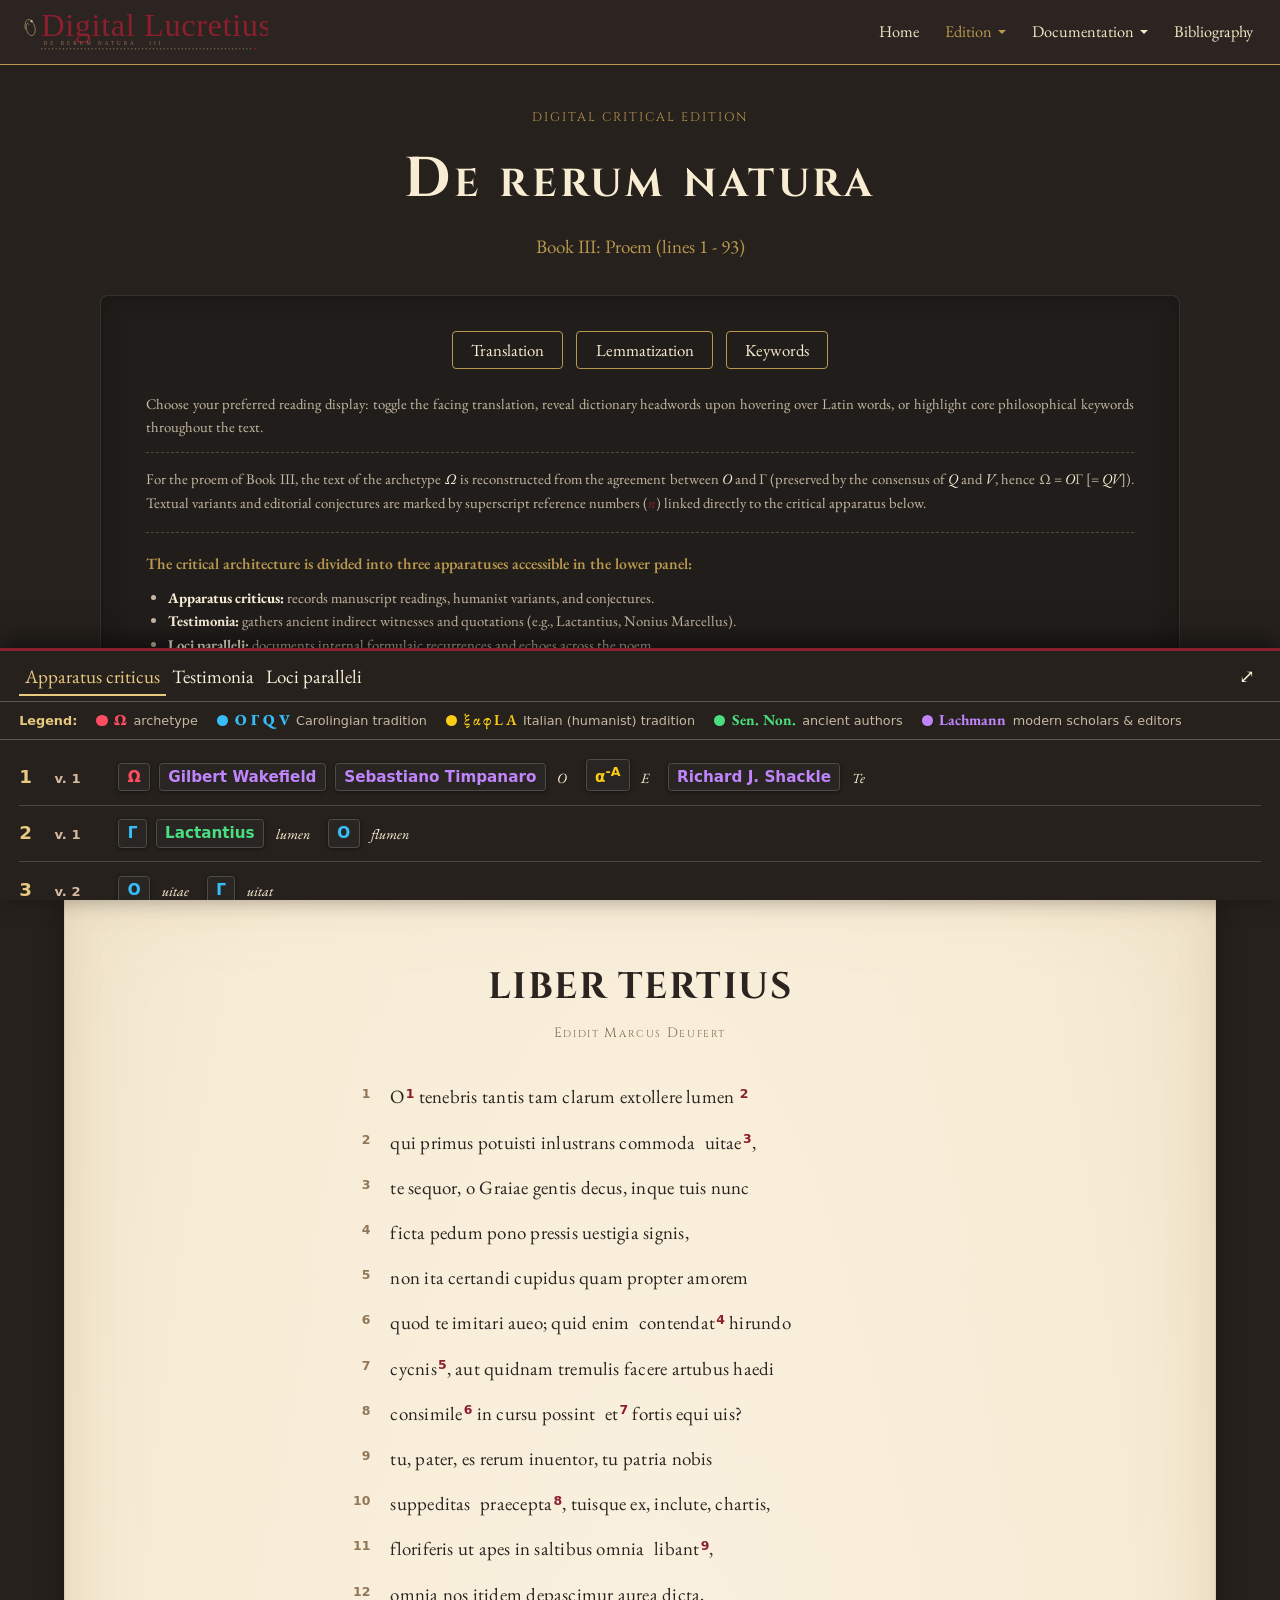
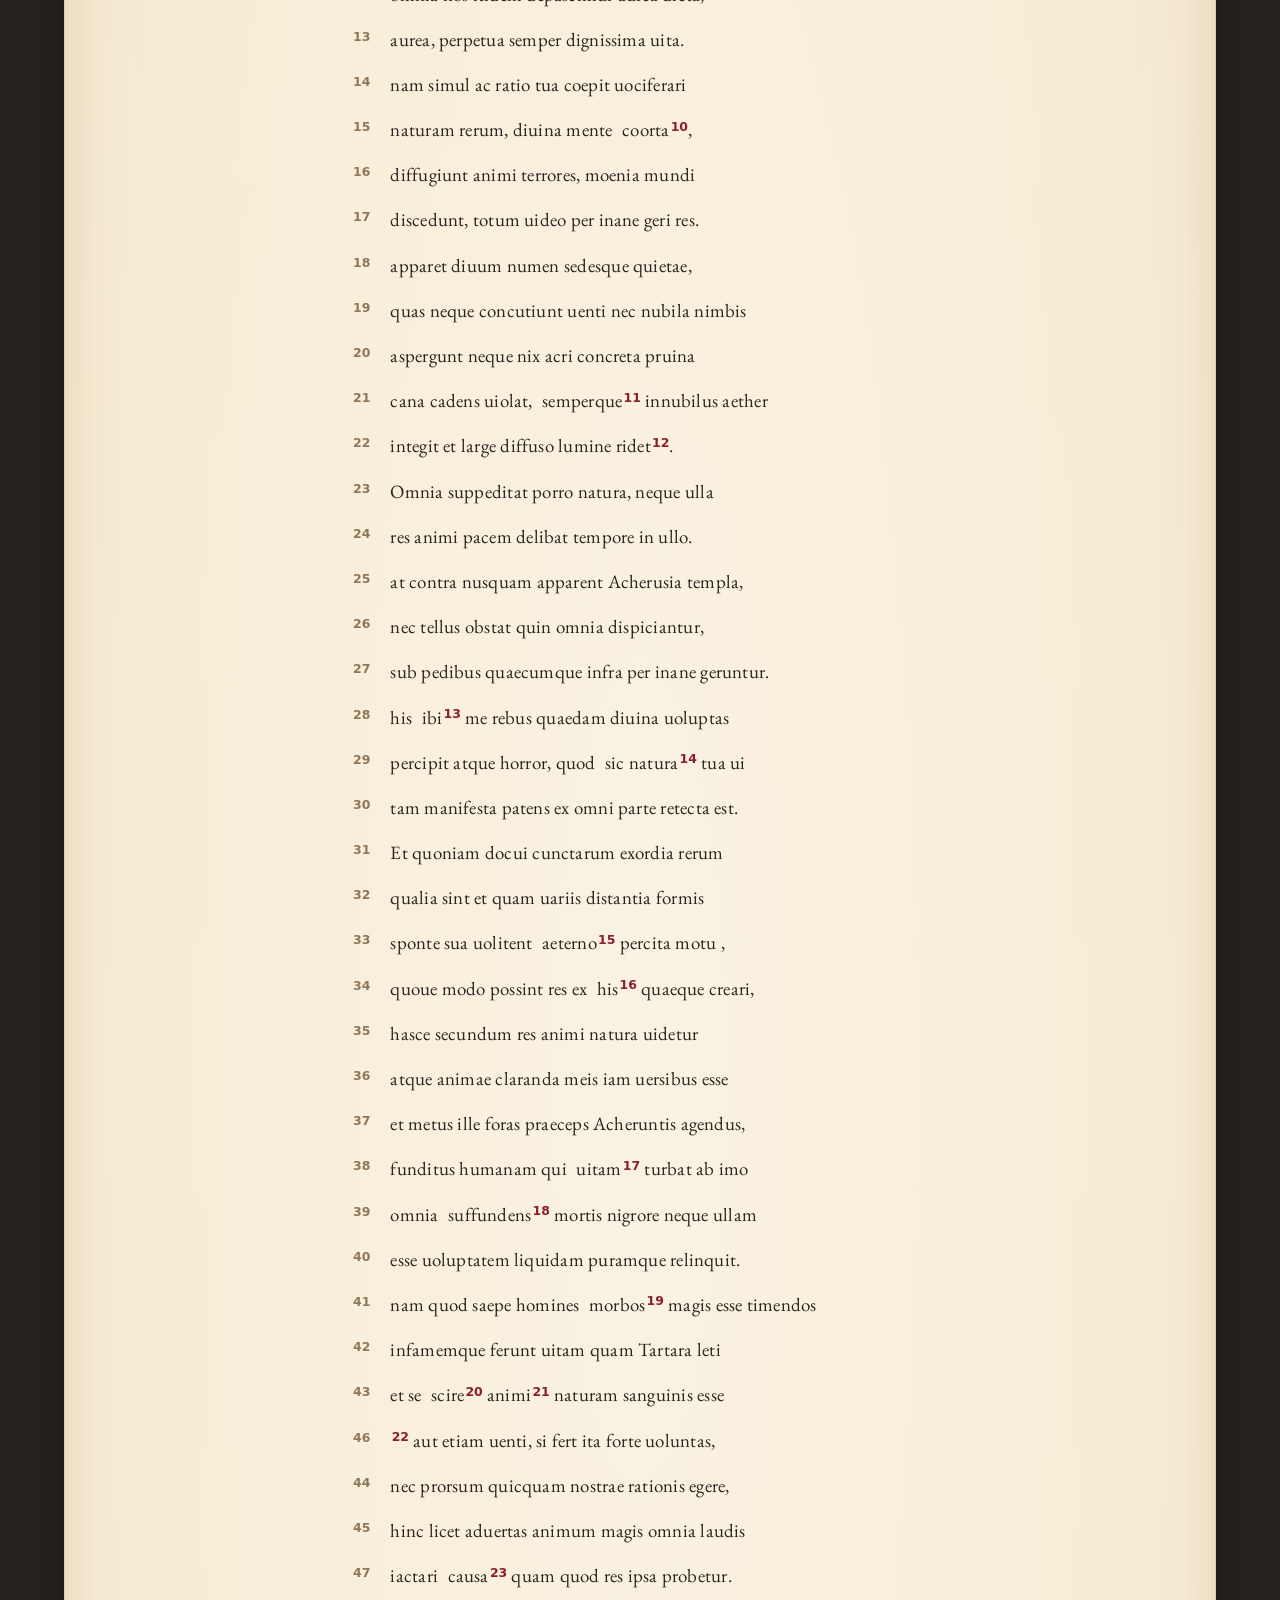
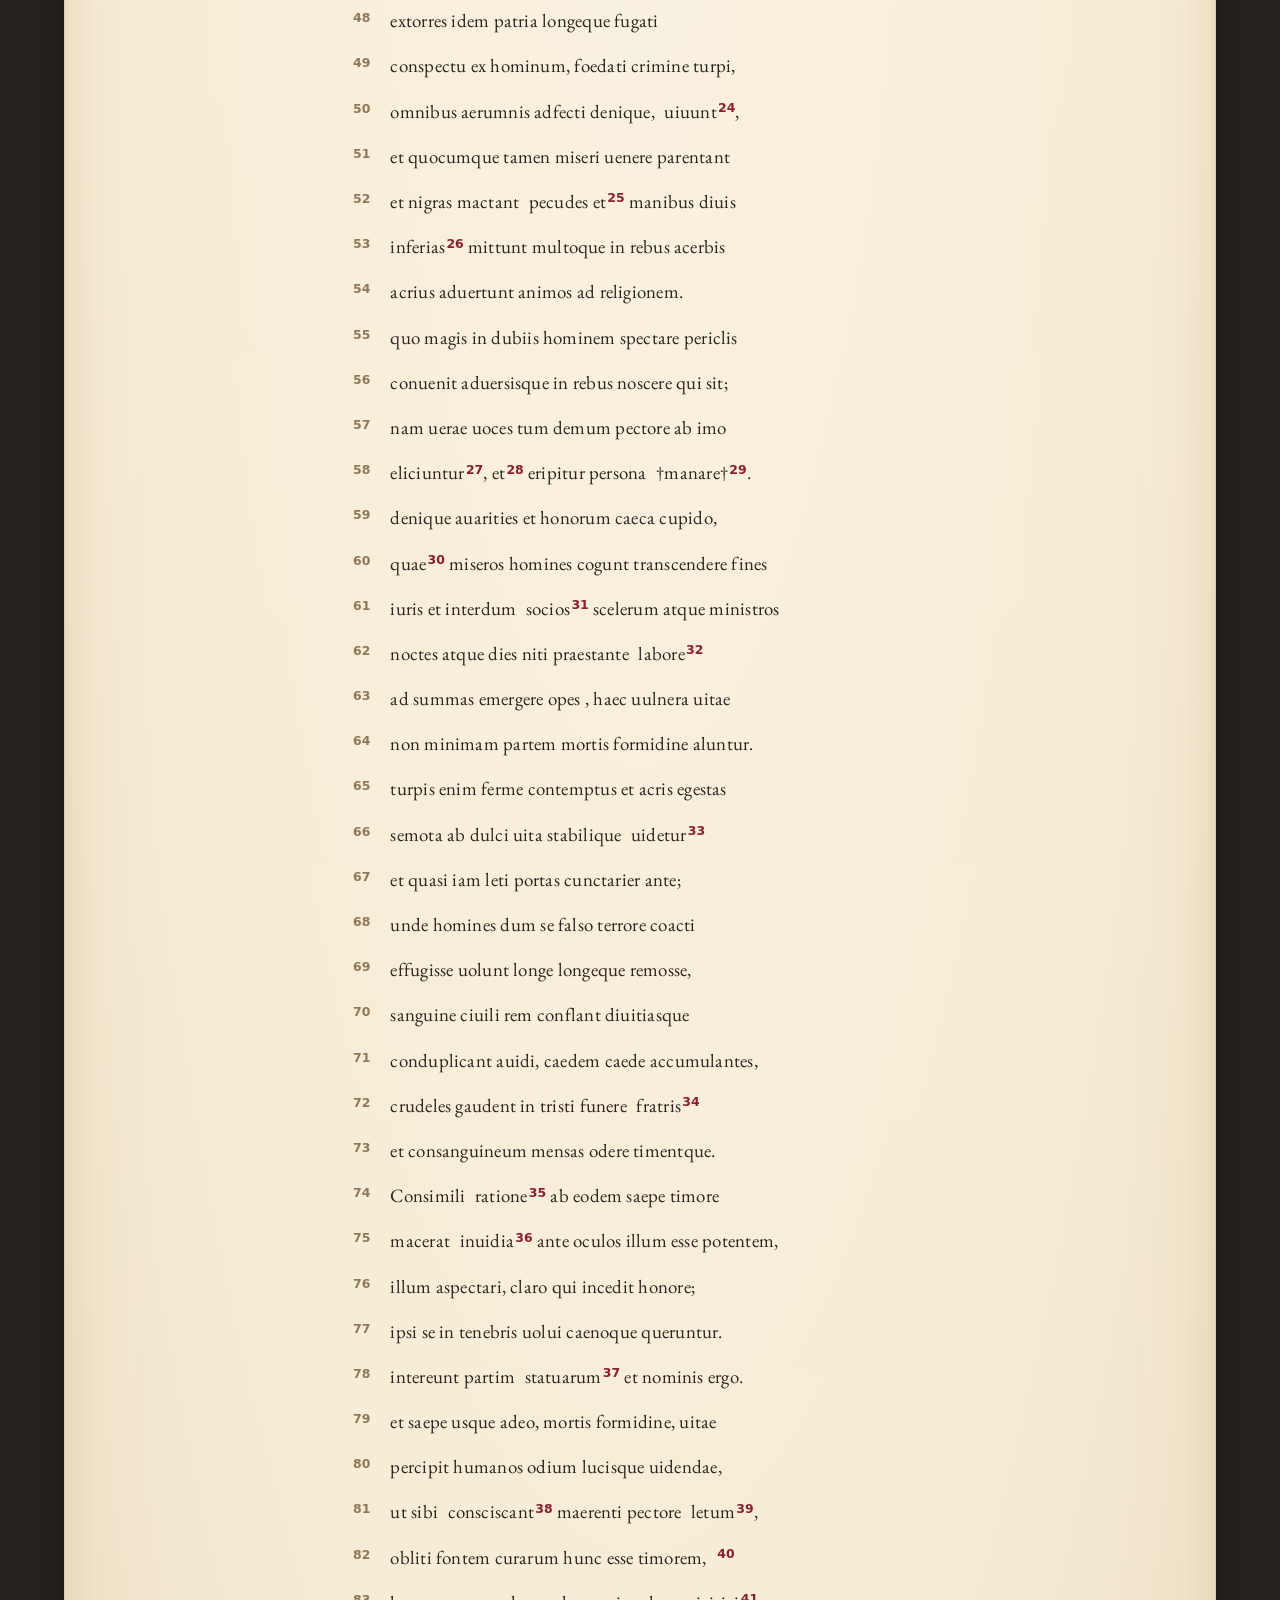
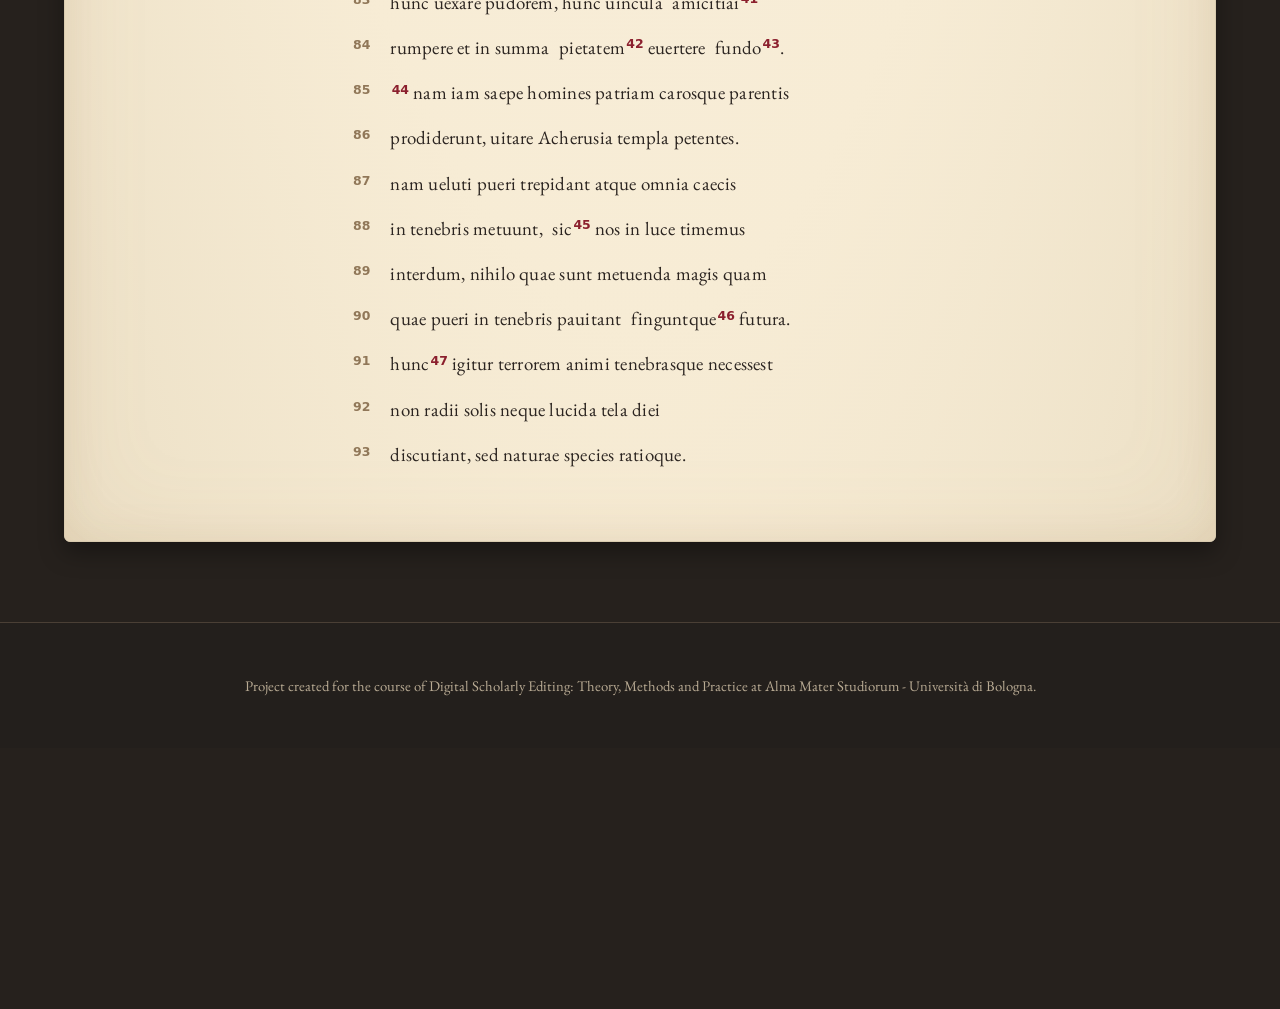
<file: edition.html>
<!DOCTYPE HTML>
<html lang="en">
   <head>
      <meta charset="UTF-8">
      <meta name="viewport" content="width=device-width, initial-scale=1">
      <title>De rerum natura, Liber III: Prooemium (III 1 – 93)</title>
      <link rel="icon" type="image/svg+xml" href="img/favicon.svg">
      <link rel="preconnect" href="https://fonts.googleapis.com">
      <link rel="preconnect" href="https://fonts.gstatic.com" crossorigin="crossorigin">
      <link href="https://fonts.googleapis.com/css2?family=Cinzel:wght@400;500;600;700&amp;family=EB+Garamond:ital,wght@0,400;0,500;0,600;0,700;1,400;1,600&amp;display=swap" rel="stylesheet">
      <link rel="stylesheet" href="assets/theme.css?v=6">
      <link rel="stylesheet" href="assets/edition.css?v=6"><script src="assets/edition.js?v=6" defer></script><script src="assets/nav.js?v=6" defer></script></head>
   <body>
      <nav class="site-nav site-nav--static" aria-label="Main navigation"><a class="site-nav__brand" href="index.html" title="Home — Digital Lucretius"><img src="img/logo-lucretius.svg" alt="Digital Lucretius logo"></a><button class="site-nav__toggle" type="button" aria-expanded="false" aria-controls="site-nav-menu" aria-label="Toggle navigation"><span></span></button><ul class="site-nav__menu" id="site-nav-menu">
            <li><a href="index.html">Home</a></li>
            <li class="site-nav__dropdown is-current"><button type="button" aria-expanded="false" aria-controls="site-nav-edition">Edition</button><ul id="site-nav-edition">
                  <li><a href="edition.html" aria-current="page">Text &amp; Apparatus</a></li>
                  <li><a href="keywords.html">Keywords</a></li>
                  <li><a href="scholars.html">Scholars &amp; Sources</a></li>
                  <li><a href="witnesses.html">Stemma Codicum</a></li>
               </ul>
            </li>
            <li class="site-nav__dropdown"><button type="button" aria-expanded="false" aria-controls="site-nav-docs">Documentation</button><ul id="site-nav-docs">
                  <li><a href="documentation.html#project">The Project</a></li>
                  <li><a href="documentation.html#the-work">The Work</a></li>
                  <li><a href="documentation.html#state-of-the-art">State of the Art</a></li>
                  <li><a href="documentation.html#digital-edition">The Digital Edition</a></li>
                  <li><a href="documentation.html#features-limitations">Evaluation</a></li>
               </ul>
            </li>
            <li><a href="documentation.html#bibliography">Bibliography</a></li>
         </ul>
      </nav>
      <header class="masthead">
         <p class="eyebrow">Digital critical edition</p>
         <h1>De rerum natura</h1>
         <p class="subtitle">Book III: Proem (lines 1 - 93)</p>
         <div class="reading-guide-panel">
            <div class="tools-row-edition"><button type="button" data-action="translation" aria-pressed="false">Translation</button><button type="button" data-action="lemmas" aria-pressed="false">Lemmatization</button><button type="button" data-action="keywords" aria-pressed="false">Keywords</button></div>
            <p class="guide-instructions">
               Choose your preferred reading display: toggle the facing translation, reveal dictionary
               headwords upon hovering over Latin words, or highlight core philosophical keywords
               throughout the text.
               </p>
            <p class="apparatus-intro">
               For the proem of Book III, the text of the archetype <em>Ω</em> is reconstructed from the agreement between <em>O</em> and Γ (preserved by the consensus of <em>Q</em> and <em>V</em>, hence Ω = <em>O</em>Γ [= <em>QV</em>]). Textual variants and editorial conjectures are marked by superscript reference
               numbers (<em style="color: var(--red, #8b1f2d);">n</em>) linked directly to the critical apparatus below.
               </p>
            <div class="guide-apparatus-structure">
               <p>The critical architecture is divided into three apparatuses accessible in the lower
                  panel:</p>
               <ul>
                  <li><strong>Apparatus criticus:</strong> records manuscript readings, humanist variants, and conjectures.</li>
                  <li><strong>Testimonia:</strong> gathers ancient indirect witnesses and quotations (e.g., Lactantius, Nonius Marcellus).</li>
                  <li><strong>Loci paralleli:</strong> documents internal formulaic recurrences and echoes across the poem.</li>
               </ul>
            </div>
         </div>
         <div class="tools-row-navigation"><a href="keywords.html" class="nav-link-btn">Explore the Keywords</a><a href="scholars.html" class="nav-link-btn">Meet the Scholars</a><a href="witnesses.html" class="nav-link-btn">Discover the Witnesses</a></div>
      </header>
      <main>
         <div class="reading-desk">
            <article class="parchment latin">
               <h2>LIBER TERTIUS</h2>
               <p class="section-label">Edidit Marcus Deufert</p>
               <div class="verse-block">
                  <p class="verse" id="III1"><span class="line-number">1</span><span class="verse-text">
                        <span class="app-reading" id="reading-1" data-app="app-1"><span class="word" data-lemma="o">O</span><button type="button" class="app-marker" data-app="app-1" aria-label="Apri variante 1">1</button></span>
                        <span class="word" data-lemma="tenebrae">tenebris</span>
                        <span class="word" data-lemma="tantus">tantis</span>
                        <span class="word" data-lemma="tam">tam</span>
                        <span class="testimonium-locus" data-corresp="test-lact-1">
                           <span class="word" data-lemma="clarus">clarum</span>
                           </span>
                        <span class="word" data-lemma="extollo">extollere</span>
                        <span id="f1_lumen" class="anchor"></span>
                        <span class="testimonium-locus" data-corresp="test-lact-1">
                           <span class="app-reading" id="reading-2" data-app="app-2">
                              <a href="keywords.html#lumen" class="keyword-term" data-term="lumen"><span class="word" data-lemma="lumen">lumen</span></a>
                              <button type="button" class="app-marker" data-app="app-2" aria-label="Apri variante 2">2</button></span>
                           </span>
                        </span></p>
                  <p class="verse" id="III2"><span class="line-number">2</span><span class="verse-text">
                        <span class="word" data-lemma="qui">qui</span>
                        <span class="word" data-lemma="primus">primus</span>
                        <span class="word" data-lemma="possum">potuisti</span>
                        <span class="word" data-lemma="illustro">inlustrans</span>
                        <span class="word" data-lemma="commodum">commoda</span>
                        <span class="app-reading" id="reading-3" data-app="app-3"><span class="word" data-lemma="uita">uitae</span><button type="button" class="app-marker" data-app="app-3" aria-label="Apri variante 3">3</button></span>,
                        </span></p>
                  <p class="verse" id="III3"><span class="line-number">3</span><span class="verse-text">
                        <span class="word" data-lemma="tu">te</span>
                        <span class="word" data-lemma="sequor">sequor</span>,
                        <span class="word" data-lemma="o">o</span>
                        <span class="word" data-lemma="Graius">Graiae</span>
                        <span class="word" data-lemma="gens">gentis</span>
                        <span class="word" data-lemma="decus">decus</span>,
                        <span class="word" data-lemma="in">in</span><span class="word" data-lemma="que" data-join="left">que</span>
                        <span class="word" data-lemma="tuus">tuis</span>
                        <span class="word" data-lemma="nunc">nunc</span>
                        </span></p>
                  <p class="verse" id="III4"><span class="line-number">4</span><span class="verse-text">
                        <span class="word" data-lemma="fingo">ficta</span>
                        <span class="word" data-lemma="pes">pedum</span>
                        <span class="word" data-lemma="pono">pono</span>
                        <span class="word" data-lemma="premo">pressis</span>
                        <span class="word" data-lemma="uestigium">uestigia</span>
                        <span class="word" data-lemma="signum">signis</span>,
                        </span></p>
                  <p class="verse" id="III5"><span class="line-number">5</span><span class="verse-text">
                        <span class="word" data-lemma="non">non</span>
                        <span class="word" data-lemma="ita">ita</span>
                        <span class="word" data-lemma="certo">certandi</span>
                        <span class="word" data-lemma="cupidus">cupidus</span>
                        <span class="word" data-lemma="quam">quam</span>
                        <span class="word" data-lemma="propter">propter</span>
                        <span class="word" data-lemma="amor">amorem</span>
                        </span></p>
                  <p class="verse" id="III6"><span class="line-number">6</span><span class="verse-text">
                        <span class="word" data-lemma="quod">quod</span>
                        <span class="word" data-lemma="tu">te</span>
                        <span class="word" data-lemma="imitor">imitari</span>
                        <span class="word" data-lemma="aueo">aueo</span>;
                        <span class="word" data-lemma="quis">quid</span>
                        <span class="word" data-lemma="enim">enim</span>
                        <span class="app-reading" id="reading-4" data-app="app-4"><span class="word" data-lemma="contendo">contendat</span><button type="button" class="app-marker" data-app="app-4" aria-label="Apri variante 4">4</button></span>
                        <span class="word" data-lemma="hirundo">hirundo</span>
                        </span></p>
                  <p class="verse" id="III7"><span class="line-number">7</span><span class="verse-text">
                        <span class="app-reading" id="reading-5" data-app="app-5"><span class="word" data-lemma="cycnus">cycnis</span><button type="button" class="app-marker" data-app="app-5" aria-label="Apri variante 5">5</button></span>,
                        <span id="f7_start" class="anchor"></span>
                        <span class="testimonium-locus" data-corresp="test-non-7">
                           <span class="word" data-lemma="aut">aut</span>
                           <span class="word" data-lemma="quisnam">quidnam</span>
                           <span id="r7_start" class="anchor"></span>
                           <span class="parallel-locus" data-note="iter-III7">
                              <span class="word" data-lemma="tremulus">tremulis</span>
                              <span class="word" data-lemma="facio">facere</span>
                              <span class="word" data-lemma="artus">artubus</span>
                              <span class="word" data-lemma="haedus">haedi</span>
                              </span>
                           <span id="r7_end" class="anchor"></span>
                           </span>
                        </span></p>
                  <p class="verse" id="III8"><span class="line-number">8</span><span class="verse-text">
                        <span class="testimonium-locus" data-corresp="test-non-7">
                           <span class="app-reading" id="reading-6" data-app="app-6"><span class="word" data-lemma="consimile">consimile</span><button type="button" class="app-marker" data-app="app-6" aria-label="Apri variante 6">6</button></span>
                           <span class="word" data-lemma="in">in</span>
                           <span class="word" data-lemma="cursus">cursu</span>
                           <span class="word" data-lemma="possum">possint</span>
                           <span class="app-reading" id="reading-7" data-app="app-7"><span class="word" data-lemma="et">et</span><button type="button" class="app-marker" data-app="app-7" aria-label="Apri variante 7">7</button></span>
                           <span class="word" data-lemma="fortis">fortis</span>
                           <span class="word" data-lemma="equus">equi</span>
                           <span class="word" data-lemma="uis">uis</span>?
                           </span>
                        <span id="f7_end" class="anchor"></span>
                        </span></p>
                  <p class="verse" id="III9"><span class="line-number">9</span><span class="verse-text">
                        <span class="word" data-lemma="tu">tu</span>,
                        <span class="word" data-lemma="pater">pater</span>,
                        <span class="word" data-lemma="sum">es</span>
                        <span class="word" data-lemma="res">rerum</span>
                        <span class="word" data-lemma="inuentor">inuentor</span>,
                        <span class="word" data-lemma="tu">tu</span>
                        <span class="word" data-lemma="patria">patria</span>
                        <span class="word" data-lemma="nos">nobis</span>
                        </span></p>
                  <p class="verse" id="III10"><span class="line-number">10</span><span class="verse-text">
                        <span class="word" data-lemma="suppedito">suppeditas</span>
                        <span class="app-reading" id="reading-8" data-app="app-8"><span class="word" data-lemma="praeceptum">praecepta</span><button type="button" class="app-marker" data-app="app-8" aria-label="Apri variante 8">8</button></span>,
                        <span class="word" data-lemma="tuus">tuis</span><span class="word" data-lemma="que" data-join="left">que</span>
                        <span class="word" data-lemma="ex">ex</span>,
                        <span class="word" data-lemma="inclutus">inclute</span>,
                        <span class="word" data-lemma="charta">chartis</span>,
                        </span></p>
                  <p class="verse" id="III11"><span class="line-number">11</span><span class="verse-text">
                        <span class="word" data-lemma="florifer">floriferis</span>
                        <span class="word" data-lemma="ut">ut</span>
                        <span class="word" data-lemma="apis">apes</span>
                        <span class="word" data-lemma="in">in</span>
                        <span class="word" data-lemma="saltus">saltibus</span>
                        <span class="word" data-lemma="omnis">omnia</span>
                        <span class="app-reading" id="reading-9" data-app="app-9"><span class="word" data-lemma="libo">libant</span><button type="button" class="app-marker" data-app="app-9" aria-label="Apri variante 9">9</button></span>,
                        </span></p>
                  <p class="verse" id="III12"><span class="line-number">12</span><span class="verse-text">
                        <span class="word" data-lemma="omnis">omnia</span>
                        <span class="word" data-lemma="nos">nos</span>
                        <span class="word" data-lemma="itidem">itidem</span>
                        <span class="word" data-lemma="depascor">depascimur</span>
                        <span class="word" data-lemma="aureus">aurea</span>
                        <span class="word" data-lemma="dictum">dicta</span>,
                        </span></p>
                  <p class="verse" id="III13"><span class="line-number">13</span><span class="verse-text">
                        <span class="word" data-lemma="aureus">aurea</span>,
                        <span class="word" data-lemma="perpetuus">perpetua</span>
                        <span class="word" data-lemma="semper">semper</span>
                        <span class="word" data-lemma="dignus">dignissima</span>
                        <span class="word" data-lemma="uita">uita</span>.
                        </span></p>
                  <p class="verse" id="III14"><span class="line-number">14</span><span class="verse-text">
                        <span class="word" data-lemma="nam">nam</span>
                        <span class="word" data-lemma="simul">simul</span>
                        <span class="word" data-lemma="atque">ac</span>
                        <a href="keywords.html#ratio" class="keyword-term" data-term="ratio"><span class="word" data-lemma="ratio">ratio</span></a>
                        <span class="word" data-lemma="tuus">tua</span>
                        <span class="word" data-lemma="coepi">coepit</span>
                        <span class="word" data-lemma="uociferor">uociferari</span>
                        </span></p>
                  <p class="verse" id="III15"><span class="line-number">15</span><span class="verse-text">
                        <span class="word" data-lemma="natura">naturam</span>
                        <span class="word" data-lemma="res">rerum</span>,
                        <span class="word" data-lemma="diuinus">diuina</span>
                        <span class="word" data-lemma="mens">mente</span>
                        <span class="app-reading" id="reading-10" data-app="app-10"><span class="word" data-lemma="coorior">coorta</span><button type="button" class="app-marker" data-app="app-10" aria-label="Apri variante 10">10</button></span>,
                        </span></p>
                  <p class="verse" id="III16"><span class="line-number">16</span><span class="verse-text">
                        <span class="word" data-lemma="diffugio">diffugiunt</span>
                        <span class="word" data-lemma="animus">animi</span>
                        <span class="word" data-lemma="terror">terrores</span>,
                        <a href="keywords.html#moenia-mundi" class="keyword-term" data-term="moenia-mundi"><span class="word" data-lemma="moenia">moenia</span>
                           <span class="word" data-lemma="mundus">mundi</span></a>
                        </span></p>
                  <p class="verse" id="III17"><span class="line-number">17</span><span class="verse-text">
                        <span class="word" data-lemma="discedo">discedunt</span>,
                        <span id="f17_start" class="anchor"></span>
                        <span class="testimonium-locus" data-corresp="test-non-17">
                           <span class="word" data-lemma="totus">totum</span>
                           <span class="word" data-lemma="uideo">uideo</span>
                           <span class="word" data-lemma="per">per</span>
                           <a href="keywords.html#inanis" class="keyword-term" data-term="inanis"><span class="word" data-lemma="inanis">inane</span></a>
                           <span class="word" data-lemma="gero">geri</span>
                           <span class="word" data-lemma="res">res</span>.
                           </span>
                        <span id="f17_end" class="anchor"></span>
                        </span></p>
                  <p class="verse" id="III18"><span class="line-number">18</span><span class="verse-text">
                        <span class="word" data-lemma="appareo">apparet</span>
                        <span class="word" data-lemma="diuus">diuum</span>
                        <span class="word" data-lemma="numen">numen</span>
                        <span class="word" data-lemma="sedes">sedes</span><span class="word" data-lemma="que" data-join="left">que</span>
                        <span class="word" data-lemma="quietus">quietae</span>,
                        </span></p>
                  <p class="verse" id="III19"><span class="line-number">19</span><span class="verse-text">
                        <span class="word" data-lemma="qui">quas</span>
                        <span class="word" data-lemma="neque">neque</span>
                        <span class="word" data-lemma="concutio">concutiunt</span>
                        <span class="word" data-lemma="uentus">uenti</span>
                        <span class="word" data-lemma="nec">nec</span>
                        <span class="word" data-lemma="nubilum">nubila</span>
                        <span class="word" data-lemma="nimbus">nimbis</span>
                        </span></p>
                  <p class="verse" id="III20"><span class="line-number">20</span><span class="verse-text">
                        <span class="word" data-lemma="aspergo">aspergunt</span>
                        <span class="word" data-lemma="neque">neque</span>
                        <span class="word" data-lemma="nix">nix</span>
                        <span class="word" data-lemma="acer">acri</span>
                        <span class="word" data-lemma="concretus">concreta</span>
                        <span class="word" data-lemma="pruina">pruina</span>
                        </span></p>
                  <p class="verse" id="III21"><span class="line-number">21</span><span class="verse-text">
                        <span class="word" data-lemma="canus">cana</span>
                        <span class="word" data-lemma="cado">cadens</span>
                        <span class="word" data-lemma="uiolo">uiolat</span>,
                        <span class="app-reading" id="reading-11" data-app="app-11"><span class="word" data-lemma="semper">semper</span><span class="word" data-lemma="que" data-join="left">que</span><button type="button" class="app-marker" data-app="app-11" aria-label="Apri variante 11">11</button></span>
                        <span class="word" data-lemma="innubilus">innubilus</span>
                        <span class="word" data-lemma="aether">aether</span>
                        </span></p>
                  <p class="verse" id="III22"><span class="line-number">22</span><span class="verse-text">
                        <span class="word" data-lemma="intego">integit</span>
                        <span class="word" data-lemma="et">et</span>
                        <span class="word" data-lemma="large">large</span>
                        <span class="word" data-lemma="diffundo">diffuso</span>
                        <a href="keywords.html#lumen" class="keyword-term" data-term="lumen"><span class="word" data-lemma="lumen">lumine</span></a>
                        <span class="app-reading" id="reading-12" data-app="app-12"><span class="word" data-lemma="rideo">ridet</span><button type="button" class="app-marker" data-app="app-12" aria-label="Apri variante 12">12</button></span>.
                        </span></p>
                  <p class="verse" id="III23"><span class="line-number">23</span><span class="verse-text">
                        <span class="word" data-lemma="omnis">Omnia</span>
                        <span class="word" data-lemma="suppedito">suppeditat</span>
                        <span class="word" data-lemma="porro">porro</span>
                        <span class="word" data-lemma="natura">natura</span>,
                        <span class="word" data-lemma="neque">neque</span>
                        <span class="word" data-lemma="ullus">ulla</span>
                        </span></p>
                  <p class="verse" id="III24"><span class="line-number">24</span><span class="verse-text">
                        <span class="word" data-lemma="res">res</span>
                        <span class="word" data-lemma="animus">animi</span>
                        <span class="word" data-lemma="pax">pacem</span>
                        <span class="word" data-lemma="delibo">delibat</span>
                        <span class="word" data-lemma="tempus">tempore</span>
                        <span class="word" data-lemma="in">in</span>
                        <span class="word" data-lemma="ullus">ullo</span>.
                        </span></p>
                  <p class="verse" id="III25"><span class="line-number">25</span><span class="verse-text">
                        <span class="word" data-lemma="at">at</span>
                        <span class="word" data-lemma="contra">contra</span>
                        <span class="word" data-lemma="nusquam">nusquam</span>
                        <span class="word" data-lemma="appareo">apparent</span>
                        <a href="keywords.html#acherusia-templa" class="keyword-term" data-term="acherusia-templa"><span class="word" data-lemma="Acherusius">Acherusia</span>
                           <span class="word" data-lemma="templum">templa</span></a>,
                        </span></p>
                  <p class="verse" id="III26"><span class="line-number">26</span><span class="verse-text">
                        <span class="word" data-lemma="nec">nec</span>
                        <span class="word" data-lemma="tellus">tellus</span>
                        <span class="word" data-lemma="obsto">obstat</span>
                        <span class="word" data-lemma="quin">quin</span>
                        <span class="word" data-lemma="omnis">omnia</span>
                        <span class="word" data-lemma="dispicio">dispiciantur</span>,
                        </span></p>
                  <p class="verse" id="III27"><span class="line-number">27</span><span class="verse-text">
                        <span class="word" data-lemma="sub">sub</span>
                        <span class="word" data-lemma="pes">pedibus</span>
                        <span class="word" data-lemma="quicumque">quaecumque</span>
                        <span class="word" data-lemma="infra">infra</span>
                        <span class="word" data-lemma="per">per</span>
                        <a href="keywords.html#inanis" class="keyword-term" data-term="inanis"><span class="word" data-lemma="inanis">inane</span></a>
                        <span class="word" data-lemma="gero">geruntur</span>.
                        </span></p>
                  <p class="verse" id="III28"><span class="line-number">28</span><span class="verse-text">
                        <span class="word" data-lemma="hic">his</span>
                        <span class="app-reading" id="reading-13" data-app="app-13"><span class="word" data-lemma="ibi">ibi</span><button type="button" class="app-marker" data-app="app-13" aria-label="Apri variante 13">13</button></span>
                        <span class="word" data-lemma="ego">me</span>
                        <span class="word" data-lemma="res">rebus</span>
                        <span class="word" data-lemma="quidam">quaedam</span>
                        <span class="word" data-lemma="diuinus">diuina</span>
                        <a href="keywords.html#uoluptas" class="keyword-term" data-term="uoluptas"><span class="word" data-lemma="uoluptas">uoluptas</span></a>
                        </span></p>
                  <p class="verse" id="III29"><span class="line-number">29</span><span class="verse-text">
                        <span class="word" data-lemma="percipio">percipit</span>
                        <span class="word" data-lemma="atque">atque</span>
                        <span class="word" data-lemma="horror">horror</span>,
                        <span class="word" data-lemma="quod">quod</span>
                        <span class="app-reading" id="reading-14" data-app="app-14"><span class="word" data-lemma="sic">sic</span> <span class="word" data-lemma="natura">natura</span><button type="button" class="app-marker" data-app="app-14" aria-label="Apri variante 14">14</button></span>
                        <span class="word" data-lemma="tuus">tua</span>
                        <span class="word" data-lemma="uis">ui</span>
                        </span></p>
                  <p class="verse" id="III30"><span class="line-number">30</span><span class="verse-text">
                        <span class="word" data-lemma="tam">tam</span>
                        <span class="word" data-lemma="manifestus">manifesta</span>
                        <span class="word" data-lemma="pateo">patens</span>
                        <span class="word" data-lemma="ex">ex</span>
                        <span class="word" data-lemma="omnis">omni</span>
                        <span class="word" data-lemma="pars">parte</span>
                        <span class="word" data-lemma="retego">retecta</span>
                        <span class="word" data-lemma="sum">est</span>.
                        </span></p>
                  <p class="verse" id="III31"><span class="line-number">31</span><span class="verse-text">
                        <span id="r31_start" class="anchor"></span>
                        <span class="parallel-locus" data-note="iter-III31 iter-III31-34">
                           <span class="word" data-lemma="et">Et</span>
                           <span class="word" data-lemma="quoniam">quoniam</span>
                           <span class="word" data-lemma="doceo">docui</span>
                           </span>
                        <span id="r31_end" class="anchor"></span>
                        <span class="parallel-locus" data-note="iter-III31-34">
                           <span class="word" data-lemma="cunctus">cunctarum</span>
                           <span class="word" data-lemma="exordium">exordia</span>
                           <span class="word" data-lemma="res">rerum</span>
                           </span>
                        </span></p>
                  <p class="verse" id="III32"><span class="line-number">32</span><span class="verse-text">
                        <span id="r32_start" class="anchor"></span>
                        <span class="parallel-locus" data-note="iter-III32 iter-III31-34">
                           <span class="word" data-lemma="qualis">qualia</span>
                           <span class="word" data-lemma="sum">sint</span>
                           <span class="word" data-lemma="et">et</span>
                           <span class="word" data-lemma="quam">quam</span>
                           <span class="word" data-lemma="uarius">uariis</span>
                           <span class="word" data-lemma="disto">distantia</span>
                           <span class="word" data-lemma="forma">formis</span>
                           </span>
                        <span id="r32_end" class="anchor"></span>
                        </span></p>
                  <p class="verse" id="III33"><span class="line-number">33</span><span class="verse-text">
                        <span class="parallel-locus" data-note="iter-III31-34">
                           <span class="word" data-lemma="spons">sponte</span>
                           <span class="word" data-lemma="suus">sua</span>
                           </span>
                        <span id="r33_start" class="anchor"></span>
                        <span class="parallel-locus" data-note="iter-III33 iter-III31-34">
                           <span class="word" data-lemma="uolito">uolitent</span>
                           <span class="app-reading" id="reading-15" data-app="app-15"><span class="word" data-lemma="aeternus">aeterno</span><button type="button" class="app-marker" data-app="app-15" aria-label="Apri variante 15">15</button></span>
                           <span class="word" data-lemma="percieo">percita</span>
                           <span class="word" data-lemma="motus">motu</span>
                           </span>
                        <span id="r33_end" class="anchor"></span>,
                        </span></p>
                  <p class="verse" id="III34"><span class="line-number">34</span><span class="verse-text">
                        <span class="parallel-locus" data-note="iter-III31-34">
                           <span class="word" data-lemma="quo">quo</span><span class="word" data-lemma="ue" data-join="left">ue</span>
                           <span class="word" data-lemma="modus">modo</span>
                           <span class="word" data-lemma="possum">possint</span>
                           <span class="word" data-lemma="res">res</span>
                           <span class="word" data-lemma="ex">ex</span>
                           <span class="app-reading" id="reading-16" data-app="app-16"><span class="word" data-lemma="hic">his</span><button type="button" class="app-marker" data-app="app-16" aria-label="Apri variante 16">16</button></span>
                           <span class="word" data-lemma="quisque">quaeque</span>
                           <span class="word" data-lemma="creo">creari</span>,
                           </span>
                        </span></p>
                  <p class="verse" id="III35"><span class="line-number">35</span><span class="verse-text">
                        <span class="word" data-lemma="hic">hasce</span>
                        <span class="word" data-lemma="secundum">secundum</span>
                        <span class="word" data-lemma="res">res</span>
                        <a href="keywords.html#animus-and-anima" class="keyword-term" data-term="animus-and-anima"><span class="word" data-lemma="animus">animi</span></a>
                        <span class="word" data-lemma="natura">natura</span>
                        <span class="word" data-lemma="uideo">uidetur</span>
                        </span></p>
                  <p class="verse" id="III36"><span class="line-number">36</span><span class="verse-text">
                        <span class="word" data-lemma="atque">atque</span>
                        <a href="keywords.html#animus-and-anima" class="keyword-term" data-term="animus-and-anima"><span class="word" data-lemma="anima">animae</span></a>
                        <span class="word" data-lemma="claro">claranda</span>
                        <span class="word" data-lemma="meus">meis</span>
                        <span class="word" data-lemma="iam">iam</span>
                        <span class="word" data-lemma="uersus">uersibus</span>
                        <span class="word" data-lemma="sum">esse</span>
                        </span></p>
                  <p class="verse" id="III37"><span class="line-number">37</span><span class="verse-text">
                        <span class="word" data-lemma="et">et</span>
                        <a href="keywords.html#metus-acheruntis" class="keyword-term" data-term="metus-acheruntis"><span class="word" data-lemma="metus">metus</span></a>
                        <span class="word" data-lemma="ille">ille</span>
                        <span class="word" data-lemma="foras">foras</span>
                        <span class="word" data-lemma="praeceps">praeceps</span>
                        <a href="keywords.html#metus-acheruntis" class="keyword-term" data-term="metus-acheruntis"><span class="word" data-lemma="Acheron">Acheruntis</span></a>
                        <span class="word" data-lemma="ago">agendus</span>,
                        </span></p>
                  <p class="verse" id="III38"><span class="line-number">38</span><span class="verse-text">
                        <span class="word" data-lemma="funditus">funditus</span>
                        <span class="word" data-lemma="humanus">humanam</span>
                        <span class="word" data-lemma="qui">qui</span>
                        <span class="app-reading" id="reading-17" data-app="app-17"><span class="word" data-lemma="uita">uitam</span><button type="button" class="app-marker" data-app="app-17" aria-label="Apri variante 17">17</button></span>
                        <span class="word" data-lemma="turbo">turbat</span>
                        <span class="word" data-lemma="ab">ab</span>
                        <span class="word" data-lemma="imus">imo</span>
                        </span></p>
                  <p class="verse" id="III39"><span class="line-number">39</span><span class="verse-text">
                        <span class="word" data-lemma="omnis">omnia</span>
                        <span class="app-reading" id="reading-18" data-app="app-18"><span class="word" data-lemma="suffundo">suffundens</span><button type="button" class="app-marker" data-app="app-18" aria-label="Apri variante 18">18</button></span>
                        <span class="word" data-lemma="mors">mortis</span>
                        <span class="word" data-lemma="nigror">nigrore</span>
                        <span class="word" data-lemma="neque">neque</span>
                        <span class="word" data-lemma="ullus">ullam</span>
                        </span></p>
                  <p class="verse" id="III40"><span class="line-number">40</span><span class="verse-text">
                        <span class="word" data-lemma="sum">esse</span>
                        <a href="keywords.html#uoluptas" class="keyword-term" data-term="uoluptas"><span class="word" data-lemma="uoluptas">uoluptatem</span></a>
                        <span class="word" data-lemma="liquidus">liquidam</span>
                        <span class="word" data-lemma="purus">puram</span><span class="word" data-lemma="que" data-join="left">que</span>
                        <span class="word" data-lemma="relinquo">relinquit</span>.
                        </span></p>
                  <p class="verse" id="III41"><span class="line-number">41</span><span class="verse-text">
                        <span class="word" data-lemma="nam">nam</span>
                        <span class="word" data-lemma="qui">quod</span>
                        <span class="word" data-lemma="saepe">saepe</span>
                        <span class="word" data-lemma="homo">homines</span>
                        <span class="app-reading" id="reading-19" data-app="app-19"><span class="word" data-lemma="morbus">morbos</span><button type="button" class="app-marker" data-app="app-19" aria-label="Apri variante 19">19</button></span>
                        <span class="word" data-lemma="magis">magis</span>
                        <span class="word" data-lemma="sum">esse</span>
                        <span class="word" data-lemma="timeo">timendos</span>
                        </span></p>
                  <p class="verse" id="III42"><span class="line-number">42</span><span class="verse-text">
                        <span class="word" data-lemma="infamis">infamem</span><span class="word" data-lemma="que" data-join="left">que</span>
                        <span class="word" data-lemma="fero">ferunt</span>
                        <span class="word" data-lemma="uita">uitam</span>
                        <span class="word" data-lemma="quam">quam</span>
                        <span class="word" data-lemma="Tartara">Tartara</span>
                        <span class="word" data-lemma="letum">leti</span>
                        </span></p>
                  <p class="verse" id="III43"><span class="line-number">43</span><span class="verse-text">
                        <span class="word" data-lemma="et">et</span>
                        <span class="word" data-lemma="se">se</span>
                        <span class="app-reading" id="reading-20" data-app="app-20"><span class="word" data-lemma="scio">scire</span><button type="button" class="app-marker" data-app="app-20" aria-label="Apri variante 20">20</button></span>
                        <span class="app-reading" id="reading-21" data-app="app-21"><span class="word" data-lemma="animus">animi</span><button type="button" class="app-marker" data-app="app-21" aria-label="Apri variante 21">21</button></span>
                        <span class="word" data-lemma="natura">naturam</span>
                        <span class="word" data-lemma="sanguis">sanguinis</span>
                        <span class="word" data-lemma="sum">esse</span>
                        </span></p>
                  <p class="verse" id="III46"><span class="line-number">46</span><span class="verse-text">
                        <span class="app-reading" id="reading-22" data-app="app-22"><button type="button" class="app-marker" data-app="app-22" aria-label="Apri variante 22">22</button></span>
                        <span class="word" data-lemma="aut">aut</span>
                        <span class="word" data-lemma="etiam">etiam</span>
                        <span class="word" data-lemma="uentus">uenti</span>,
                        <span class="word" data-lemma="si">si</span>
                        <span class="word" data-lemma="fero">fert</span>
                        <span class="word" data-lemma="ita">ita</span>
                        <span class="word" data-lemma="forte">forte</span>
                        <span class="word" data-lemma="uoluntas">uoluntas</span>,
                        </span></p>
                  <p class="verse" id="III44"><span class="line-number">44</span><span class="verse-text">
                        <span class="word" data-lemma="nec">nec</span>
                        <span class="word" data-lemma="prorsum">prorsum</span>
                        <span class="word" data-lemma="quisquam">quicquam</span>
                        <span class="word" data-lemma="noster">nostrae</span>
                        <a href="keywords.html#ratio" class="keyword-term" data-term="ratio"><span class="word" data-lemma="ratio">rationis</span></a>
                        <span class="word" data-lemma="egeo">egere</span>,
                        </span></p>
                  <p class="verse" id="III45"><span class="line-number">45</span><span class="verse-text">
                        <span id="r45_start" class="anchor"></span>
                        <span class="parallel-locus" data-note="iter-III45">
                           <span class="word" data-lemma="hinc">hinc</span>
                           <span class="word" data-lemma="licet">licet</span>
                           <span class="word" data-lemma="aduerto">aduertas</span>
                           <span class="word" data-lemma="animus">animum</span>
                           </span>
                        <span id="r45_end" class="anchor"></span>
                        <span class="word" data-lemma="magis">magis</span>
                        <span class="word" data-lemma="omnis">omnia</span>
                        <span class="word" data-lemma="laus">laudis</span>
                        </span></p>
                  <p class="verse" id="III47"><span class="line-number">47</span><span class="verse-text">
                        <span class="word" data-lemma="iacto">iactari</span>
                        <span class="app-reading" id="reading-23" data-app="app-23"><span class="word" data-lemma="causa">causa</span><button type="button" class="app-marker" data-app="app-23" aria-label="Apri variante 23">23</button></span>
                        <span class="word" data-lemma="quam">quam</span>
                        <span class="word" data-lemma="quod">quod</span>
                        <span class="word" data-lemma="res">res</span>
                        <span class="word" data-lemma="ipse">ipsa</span>
                        <span class="word" data-lemma="probo">probetur</span>.
                        </span></p>
                  <p class="verse" id="III48"><span class="line-number">48</span><span class="verse-text">
                        <span class="word" data-lemma="extorris">extorres</span>
                        <span class="word" data-lemma="idem">idem</span>
                        <span class="word" data-lemma="patria">patria</span>
                        <span class="word" data-lemma="longe">longe</span><span class="word" data-lemma="que" data-join="left">que</span>
                        <span class="word" data-lemma="fugo">fugati</span>
                        </span></p>
                  <p class="verse" id="III49"><span class="line-number">49</span><span class="verse-text">
                        <span class="word" data-lemma="conspectus">conspectu</span>
                        <span class="word" data-lemma="ex">ex</span>
                        <span class="word" data-lemma="homo">hominum</span>,
                        <span class="word" data-lemma="foedo">foedati</span>
                        <span class="word" data-lemma="crimen">crimine</span>
                        <span class="word" data-lemma="turpis">turpi</span>,
                        </span></p>
                  <p class="verse" id="III50"><span class="line-number">50</span><span class="verse-text">
                        <span class="word" data-lemma="omnis">omnibus</span>
                        <span class="word" data-lemma="aerumna">aerumnis</span>
                        <span class="word" data-lemma="adficio">adfecti</span>
                        <span class="word" data-lemma="denique">denique</span>,
                        <span class="app-reading" id="reading-24" data-app="app-24"><span class="word" data-lemma="uiuo">uiuunt</span><button type="button" class="app-marker" data-app="app-24" aria-label="Apri variante 24">24</button></span>,
                        </span></p>
                  <p class="verse" id="III51"><span class="line-number">51</span><span class="verse-text">
                        <span class="word" data-lemma="et">et</span>
                        <span class="word" data-lemma="quocumque">quocumque</span>
                        <span class="word" data-lemma="tamen">tamen</span>
                        <span class="word" data-lemma="miser">miseri</span>
                        <span class="word" data-lemma="uenio">uenere</span>
                        <span class="word" data-lemma="parento">parentant</span>
                        </span></p>
                  <p class="verse" id="III52"><span class="line-number">52</span><span class="verse-text">
                        <span id="f52_start" class="anchor"></span>
                        <span class="testimonium-locus" data-corresp="test-non-52">
                           <span class="word" data-lemma="et">et</span>
                           <span class="word" data-lemma="niger">nigras</span>
                           <span class="word" data-lemma="macto">mactant</span>
                           <span class="app-reading" id="reading-25" data-app="app-25"><span class="word" data-lemma="pecus">pecudes</span> <span class="word" data-lemma="et">et</span><button type="button" class="app-marker" data-app="app-25" aria-label="Apri variante 25">25</button></span>
                           <span class="word" data-lemma="manes">manibus</span>
                           <span class="word" data-lemma="diuus">diuis</span>
                           </span>
                        <span id="f52_end" class="anchor"></span>
                        </span></p>
                  <p class="verse" id="III53"><span class="line-number">53</span><span class="verse-text">
                        <span class="app-reading" id="reading-26" data-app="app-26"><span class="word" data-lemma="inferiae">inferias</span><button type="button" class="app-marker" data-app="app-26" aria-label="Apri variante 26">26</button></span>
                        <span class="word" data-lemma="mitto">mittunt</span>
                        <span class="word" data-lemma="multus">multo</span><span class="word" data-lemma="que" data-join="left">que</span>
                        <span class="word" data-lemma="in">in</span>
                        <span class="word" data-lemma="res">rebus</span>
                        <span class="word" data-lemma="acerbus">acerbis</span>
                        </span></p>
                  <p class="verse" id="III54"><span class="line-number">54</span><span class="verse-text">
                        <span class="word" data-lemma="acriter">acrius</span>
                        <span class="word" data-lemma="aduerto">aduertunt</span>
                        <span class="word" data-lemma="animus">animos</span>
                        <span class="word" data-lemma="ad">ad</span>
                        <a href="keywords.html#religio" class="keyword-term" data-term="religio"><span class="word" data-lemma="religio">religionem</span></a>.
                        </span></p>
                  <p class="verse" id="III55"><span class="line-number">55</span><span class="verse-text">
                        <span class="word" data-lemma="qui">quo</span>
                        <span class="word" data-lemma="magis">magis</span>
                        <span class="word" data-lemma="in">in</span>
                        <span class="word" data-lemma="dubius">dubiis</span>
                        <span class="word" data-lemma="homo">hominem</span>
                        <span class="word" data-lemma="specto">spectare</span>
                        <span class="word" data-lemma="periculum">periclis</span>
                        </span></p>
                  <p class="verse" id="III56"><span class="line-number">56</span><span class="verse-text">
                        <span class="word" data-lemma="conuenio">conuenit</span>
                        <span class="word" data-lemma="aduersus">aduersis</span><span class="word" data-lemma="que" data-join="left">que</span>
                        <span class="word" data-lemma="in">in</span>
                        <span class="word" data-lemma="res">rebus</span>
                        <span class="word" data-lemma="nosco">noscere</span>
                        <span class="word" data-lemma="quis">qui</span>
                        <span class="word" data-lemma="sum">sit</span>;
                        </span></p>
                  <p class="verse" id="III57"><span class="line-number">57</span><span class="verse-text">
                        <span class="word" data-lemma="nam">nam</span>
                        <span class="word" data-lemma="uerus">uerae</span>
                        <span class="word" data-lemma="uox">uoces</span>
                        <span class="word" data-lemma="tum">tum</span>
                        <span class="word" data-lemma="demum">demum</span>
                        <span class="word" data-lemma="pectus">pectore</span>
                        <span class="word" data-lemma="ab">ab</span>
                        <span class="word" data-lemma="imus">imo</span>
                        </span></p>
                  <p class="verse" id="III58"><span class="line-number">58</span><span class="verse-text">
                        <span class="app-reading" id="reading-27" data-app="app-27"><span class="word" data-lemma="elicio">eliciuntur</span><button type="button" class="app-marker" data-app="app-27" aria-label="Apri variante 27">27</button></span>,
                        <span class="app-reading" id="reading-28" data-app="app-28"><span class="word" data-lemma="et">et</span><button type="button" class="app-marker" data-app="app-28" aria-label="Apri variante 28">28</button></span>
                        <span class="word" data-lemma="eripio">eripitur</span>
                        <span class="word" data-lemma="persona">persona</span>
                        <span class="app-reading" id="reading-29" data-app="app-29"><span class="term crux">†<span class="word" data-lemma="mano">manare</span>†</span><button type="button" class="app-marker" data-app="app-29" aria-label="Apri variante 29">29</button></span>.
                        </span></p>
                  <p class="verse" id="III59"><span class="line-number">59</span><span class="verse-text">
                        <span class="word" data-lemma="denique">denique</span>
                        <span class="word" data-lemma="auarities">auarities</span>
                        <span class="word" data-lemma="et">et</span>
                        <span class="word" data-lemma="honor">honorum</span>
                        <span class="word" data-lemma="caecus">caeca</span>
                        <span class="word" data-lemma="cupido">cupido</span>,
                        </span></p>
                  <p class="verse" id="III60"><span class="line-number">60</span><span class="verse-text">
                        <span class="app-reading" id="reading-30" data-app="app-30"><span class="word" data-lemma="qui">quae</span><button type="button" class="app-marker" data-app="app-30" aria-label="Apri variante 30">30</button></span>
                        <span class="word" data-lemma="miser">miseros</span>
                        <span class="word" data-lemma="homo">homines</span>
                        <span class="word" data-lemma="cogo">cogunt</span>
                        <span class="word" data-lemma="transcendo">transcendere</span>
                        <span class="word" data-lemma="finis">fines</span>
                        </span></p>
                  <p class="verse" id="III61"><span class="line-number">61</span><span class="verse-text">
                        <span class="word" data-lemma="ius">iuris</span>
                        <span class="word" data-lemma="et">et</span>
                        <span class="word" data-lemma="interdum">interdum</span>
                        <span class="app-reading" id="reading-31" data-app="app-31"><span class="word" data-lemma="socius">socios</span><button type="button" class="app-marker" data-app="app-31" aria-label="Apri variante 31">31</button></span>
                        <span class="word" data-lemma="scelus">scelerum</span>
                        <span class="word" data-lemma="atque">atque</span>
                        <span class="word" data-lemma="minister">ministros</span>
                        </span></p>
                  <p class="verse" id="III62"><span class="line-number">62</span><span class="verse-text">
                        <span id="r62_start" class="anchor"></span>
                        <span class="parallel-locus" data-note="iter-III62-63">
                           <span class="word" data-lemma="nox">noctes</span>
                           <span class="word" data-lemma="atque">atque</span>
                           <span class="word" data-lemma="dies">dies</span>
                           <span class="word" data-lemma="nitor">niti</span>
                           <span class="word" data-lemma="praesto">praestante</span>
                           <span class="app-reading" id="reading-32" data-app="app-32"><span class="word" data-lemma="labor">labore</span><button type="button" class="app-marker" data-app="app-32" aria-label="Apri variante 32">32</button></span>
                           </span>
                        </span></p>
                  <p class="verse" id="III63"><span class="line-number">63</span><span class="verse-text">
                        <span class="parallel-locus" data-note="iter-III62-63">
                           <span class="word" data-lemma="ad">ad</span>
                           <span class="word" data-lemma="summus">summas</span>
                           <span class="word" data-lemma="emergo">emergere</span>
                           <span class="word" data-lemma="ops">opes</span>
                           </span>,
                        <span id="r63_end" class="anchor"></span>
                        <span class="word" data-lemma="hic">haec</span>
                        <span class="word" data-lemma="uulnus">uulnera</span>
                        <span class="word" data-lemma="uita">uitae</span>
                        </span></p>
                  <p class="verse" id="III64"><span class="line-number">64</span><span class="verse-text">
                        <span class="word" data-lemma="non">non</span>
                        <span class="word" data-lemma="minimus">minimam</span>
                        <span class="word" data-lemma="pars">partem</span>
                        <a href="keywords.html#metus-acheruntis" class="keyword-term" data-term="metus-acheruntis"><span class="word" data-lemma="mors">mortis</span>
                           <span class="word" data-lemma="formido">formidine</span></a>
                        <span class="word" data-lemma="alo">aluntur</span>.
                        </span></p>
                  <p class="verse" id="III65"><span class="line-number">65</span><span class="verse-text">
                        <span class="word" data-lemma="turpis">turpis</span>
                        <span class="word" data-lemma="enim">enim</span>
                        <span class="word" data-lemma="ferme">ferme</span>
                        <span class="word" data-lemma="contemptus">contemptus</span>
                        <span class="word" data-lemma="et">et</span>
                        <span class="word" data-lemma="acer">acris</span>
                        <span class="word" data-lemma="egestas">egestas</span>
                        </span></p>
                  <p class="verse" id="III66"><span class="line-number">66</span><span class="verse-text">
                        <span class="word" data-lemma="semotus">semota</span>
                        <span class="word" data-lemma="ab">ab</span>
                        <span class="word" data-lemma="dulcis">dulci</span>
                        <span class="word" data-lemma="uita">uita</span>
                        <span class="word" data-lemma="stabilis">stabili</span><span class="word" data-lemma="que" data-join="left">que</span>
                        <span class="app-reading" id="reading-33" data-app="app-33"><span class="word" data-lemma="uideo">uidetur</span><button type="button" class="app-marker" data-app="app-33" aria-label="Apri variante 33">33</button></span>
                        </span></p>
                  <p class="verse" id="III67"><span class="line-number">67</span><span class="verse-text">
                        <span class="word" data-lemma="et">et</span>
                        <span class="word" data-lemma="quasi">quasi</span>
                        <span class="word" data-lemma="iam">iam</span>
                        <span class="word" data-lemma="letum">leti</span>
                        <span class="word" data-lemma="porta">portas</span>
                        <span class="word" data-lemma="cunctor">cunctarier</span>
                        <span class="word" data-lemma="ante">ante</span>;
                        </span></p>
                  <p class="verse" id="III68"><span class="line-number">68</span><span class="verse-text">
                        <span class="word" data-lemma="unde">unde</span>
                        <span class="word" data-lemma="homo">homines</span>
                        <span class="word" data-lemma="dum">dum</span>
                        <span class="word" data-lemma="se">se</span>
                        <span class="word" data-lemma="falsus">falso</span>
                        <span class="word" data-lemma="terror">terrore</span>
                        <span class="word" data-lemma="cogo">coacti</span>
                        </span></p>
                  <p class="verse" id="III69"><span class="line-number">69</span><span class="verse-text">
                        <span class="word" data-lemma="effugio">effugisse</span>
                        <span class="word" data-lemma="uolo">uolunt</span>
                        <span class="word" data-lemma="longe">longe</span>
                        <span class="word" data-lemma="longe">longe</span><span class="word" data-lemma="que" data-join="left">que</span>
                        <span class="word" data-lemma="remoueo">remosse</span>,
                        </span></p>
                  <p class="verse" id="III70"><span class="line-number">70</span><span class="verse-text">
                        <span id="f70_start" class="anchor"></span>
                        <span class="testimonium-locus" data-corresp="test-macr-70-72">
                           <span class="word" data-lemma="sanguis">sanguine</span>
                           <span class="word" data-lemma="ciuilis">ciuili</span>
                           <span class="word" data-lemma="res">rem</span>
                           <span class="word" data-lemma="conflo">conflant</span>
                           <span class="word" data-lemma="diuitiae">diuitias</span><span class="word" data-lemma="que" data-join="left">que</span>
                           </span>
                        </span></p>
                  <p class="verse" id="III71"><span class="line-number">71</span><span class="verse-text">
                        <span class="testimonium-locus" data-corresp="test-macr-70-72">
                           <span class="word" data-lemma="conduplico">conduplicant</span>
                           <span class="word" data-lemma="auidus">auidi</span>,
                           <span class="word" data-lemma="caedes">caedem</span>
                           <span class="word" data-lemma="caedes">caede</span>
                           <span class="word" data-lemma="accumulo">accumulantes</span>,
                           </span>
                        </span></p>
                  <p class="verse" id="III72"><span class="line-number">72</span><span class="verse-text">
                        <span class="testimonium-locus" data-corresp="test-macr-70-72">
                           <span class="word" data-lemma="crudelis">crudeles</span>
                           <span class="word" data-lemma="gaudeo">gaudent</span>
                           <span class="word" data-lemma="in">in</span>
                           <span class="word" data-lemma="tristis">tristi</span>
                           <span class="word" data-lemma="funus">funere</span>
                           <span class="app-reading" id="reading-34" data-app="app-34"><span class="word" data-lemma="frater">fratris</span><button type="button" class="app-marker" data-app="app-34" aria-label="Apri variante 34">34</button></span>
                           </span>
                        <span id="f72_end" class="anchor"></span>
                        </span></p>
                  <p class="verse" id="III73"><span class="line-number">73</span><span class="verse-text">
                        <span class="word" data-lemma="et">et</span>
                        <span class="word" data-lemma="consanguineus">consanguineum</span>
                        <span class="word" data-lemma="mensa">mensas</span>
                        <span class="word" data-lemma="odi">odere</span>
                        <span class="word" data-lemma="timeo">timent</span><span class="word" data-lemma="que" data-join="left">que</span>.
                        </span></p>
                  <p class="verse" id="III74"><span class="line-number">74</span><span class="verse-text">
                        <span class="word" data-lemma="consimilis">Consimili</span>
                        <span class="app-reading" id="reading-35" data-app="app-35"><span class="word" data-lemma="ratio">ratione</span><button type="button" class="app-marker" data-app="app-35" aria-label="Apri variante 35">35</button></span>
                        <span class="word" data-lemma="ab">ab</span>
                        <span class="word" data-lemma="idem">eodem</span>
                        <span class="word" data-lemma="saepe">saepe</span>
                        <span class="word" data-lemma="timor">timore</span>
                        </span></p>
                  <p class="verse" id="III75"><span class="line-number">75</span><span class="verse-text">
                        <span class="word" data-lemma="macero">macerat</span>
                        <span class="app-reading" id="reading-36" data-app="app-36"><span class="word" data-lemma="inuidia">inuidia</span><button type="button" class="app-marker" data-app="app-36" aria-label="Apri variante 36">36</button></span>
                        <span class="word" data-lemma="ante">ante</span>
                        <span class="word" data-lemma="oculus">oculos</span>
                        <span class="word" data-lemma="ille">illum</span>
                        <span class="word" data-lemma="sum">esse</span>
                        <span class="word" data-lemma="potens">potentem</span>,
                        </span></p>
                  <p class="verse" id="III76"><span class="line-number">76</span><span class="verse-text">
                        <span class="word" data-lemma="ille">illum</span>
                        <span class="word" data-lemma="aspecto">aspectari</span>,
                        <span class="word" data-lemma="clarus">claro</span>
                        <span class="word" data-lemma="qui">qui</span>
                        <span class="word" data-lemma="incedo">incedit</span>
                        <span class="word" data-lemma="honor">honore</span>;
                        </span></p>
                  <p class="verse" id="III77"><span class="line-number">77</span><span class="verse-text">
                        <span class="word" data-lemma="ipse">ipsi</span>
                        <span class="word" data-lemma="se">se</span>
                        <span class="word" data-lemma="in">in</span>
                        <a href="keywords.html#tenebrae" class="keyword-term" data-term="tenebrae"><span class="word" data-lemma="tenebrae">tenebris</span></a>
                        <span class="word" data-lemma="uoluo">uolui</span>
                        <span class="word" data-lemma="caenum">caeno</span><span class="word" data-lemma="que" data-join="left">que</span>
                        <span class="word" data-lemma="queror">queruntur</span>.
                        </span></p>
                  <p class="verse" id="III78"><span class="line-number">78</span><span class="verse-text">
                        <span class="word" data-lemma="intereo">intereunt</span>
                        <span class="word" data-lemma="partim">partim</span>
                        <span class="app-reading" id="reading-37" data-app="app-37"><span class="word" data-lemma="statua">statuarum</span><button type="button" class="app-marker" data-app="app-37" aria-label="Apri variante 37">37</button></span>
                        <span class="word" data-lemma="et">et</span>
                        <span class="word" data-lemma="nomen">nominis</span>
                        <span class="word" data-lemma="ergo">ergo</span>.
                        </span></p>
                  <p class="verse" id="III79"><span class="line-number">79</span><span class="verse-text">
                        <span class="word" data-lemma="et">et</span>
                        <span class="word" data-lemma="saepe">saepe</span>
                        <span class="word" data-lemma="usque">usque</span>
                        <span class="word" data-lemma="adeo">adeo</span>,
                        <a href="keywords.html#metus-acheruntis" class="keyword-term" data-term="metus-acheruntis"><span class="word" data-lemma="mors">mortis</span>
                           <span class="word" data-lemma="formido">formidine</span></a>,
                        <span class="word" data-lemma="uita">uitae</span>
                        </span></p>
                  <p class="verse" id="III80"><span class="line-number">80</span><span class="verse-text">
                        <span class="word" data-lemma="percipio">percipit</span>
                        <span class="word" data-lemma="humanus">humanos</span>
                        <span class="word" data-lemma="odium">odium</span>
                        <span class="word" data-lemma="lux">lucis</span><span class="word" data-lemma="que" data-join="left">que</span>
                        <span class="word" data-lemma="uideo">uidendae</span>,
                        </span></p>
                  <p class="verse" id="III81"><span class="line-number">81</span><span class="verse-text">
                        <span class="word" data-lemma="ut">ut</span>
                        <span class="word" data-lemma="se">sibi</span>
                        <span class="app-reading" id="reading-38" data-app="app-38"><span class="word" data-lemma="conscisco">consciscant</span><button type="button" class="app-marker" data-app="app-38" aria-label="Apri variante 38">38</button></span>
                        <span class="word" data-lemma="maereo">maerenti</span>
                        <span class="word" data-lemma="pectus">pectore</span>
                        <span class="app-reading" id="reading-39" data-app="app-39"><span class="word" data-lemma="letum">letum</span><button type="button" class="app-marker" data-app="app-39" aria-label="Apri variante 39">39</button></span>,
                        </span></p>
                  <p class="verse" id="III82"><span class="line-number">82</span><span class="verse-text">
                        <span class="word" data-lemma="obliuiscor">obliti</span>
                        <span class="word" data-lemma="fons">fontem</span>
                        <span class="word" data-lemma="cura">curarum</span>
                        <span class="word" data-lemma="hic">hunc</span>
                        <span class="word" data-lemma="sum">esse</span>
                        <span class="word" data-lemma="timor">timorem</span>,
                        <span class="app-reading" id="reading-40" data-app="app-40"><button type="button" class="app-marker" data-app="app-40" aria-label="Apri variante 40">40</button></span>
                        </span></p>
                  <p class="verse" id="III83"><span class="line-number">83</span><span class="verse-text">
                        <span class="word" data-lemma="hic">hunc</span>
                        <span class="word" data-lemma="uexo">uexare</span>
                        <span class="word" data-lemma="pudor">pudorem</span>,
                        <span class="word" data-lemma="hic">hunc</span>
                        <span class="word" data-lemma="uinculum">uincula</span>
                        <span class="app-reading" id="reading-41" data-app="app-41"><span class="word" data-lemma="amicitia">amicitiai</span><button type="button" class="app-marker" data-app="app-41" aria-label="Apri variante 41">41</button></span>
                        </span></p>
                  <p class="verse" id="III84"><span class="line-number">84</span><span class="verse-text">
                        <span class="word" data-lemma="rumpo">rumpere</span>
                        <span class="word" data-lemma="et">et</span>
                        <span class="word" data-lemma="in">in</span>
                        <span class="word" data-lemma="summa">summa</span>
                        <span class="app-reading" id="reading-42" data-app="app-42"><a href="keywords.html#pietas" class="keyword-term" data-term="pietas"><span class="word" data-lemma="pietas">pietatem</span></a><button type="button" class="app-marker" data-app="app-42" aria-label="Apri variante 42">42</button></span>
                        <span class="word" data-lemma="euerto">euertere</span>
                        <span class="app-reading" id="reading-43" data-app="app-43"><span class="word" data-lemma="fundus">fundo</span><button type="button" class="app-marker" data-app="app-43" aria-label="Apri variante 43">43</button></span>.
                        </span></p>
                  <p class="verse" id="III85"><span class="line-number">85</span><span class="verse-text">
                        <span class="app-reading" id="reading-44" data-app="app-44"><button type="button" class="app-marker" data-app="app-44" aria-label="Apri variante 44">44</button></span>
                        <span class="word" data-lemma="nam">nam</span>
                        <span class="word" data-lemma="iam">iam</span>
                        <span class="word" data-lemma="saepe">saepe</span>
                        <span class="word" data-lemma="homo">homines</span>
                        <span class="word" data-lemma="patria">patriam</span>
                        <span class="word" data-lemma="carus">caros</span><span class="word" data-lemma="que" data-join="left">que</span>
                        <span class="word" data-lemma="parens">parentis</span>
                        </span></p>
                  <p class="verse" id="III86"><span class="line-number">86</span><span class="verse-text">
                        <span class="word" data-lemma="prodo">prodiderunt</span>,
                        <span class="word" data-lemma="uito">uitare</span>
                        <a href="keywords.html#acherusia-templa" class="keyword-term" data-term="acherusia-templa"><span class="word" data-lemma="Acherusius">Acherusia</span>
                           <span class="word" data-lemma="templum">templa</span></a>
                        <span class="word" data-lemma="peto">petentes</span>.
                        </span></p>
                  <p class="verse" id="III87"><span class="line-number">87</span><span class="verse-text">
                        <span id="r87_start" class="anchor"></span>
                        <span class="parallel-locus" data-note="iter-III87-88 iter-III87-93">
                           <span class="word" data-lemma="nam">nam</span>
                           <span class="word" data-lemma="ueluti">ueluti</span>
                           <span class="word" data-lemma="puer">pueri</span>
                           <span class="word" data-lemma="trepido">trepidant</span>
                           <span class="word" data-lemma="atque">atque</span>
                           <span class="word" data-lemma="omnis">omnia</span>
                           <span class="word" data-lemma="caecus">caecis</span>
                           </span>
                        </span></p>
                  <p class="verse" id="III88"><span class="line-number">88</span><span class="verse-text">
                        <span class="parallel-locus" data-note="iter-III87-88 iter-III87-93">
                           <span class="word" data-lemma="in">in</span>
                           <a href="keywords.html#tenebrae" class="keyword-term" data-term="tenebrae"><span class="word" data-lemma="tenebrae">tenebris</span></a>
                           <span class="word" data-lemma="metuo">metuunt</span>,
                           <span class="app-reading" id="reading-45" data-app="app-45"><span class="word" data-lemma="sic">sic</span><button type="button" class="app-marker" data-app="app-45" aria-label="Apri variante 45">45</button></span>
                           <span class="word" data-lemma="nos">nos</span>
                           <span class="word" data-lemma="in">in</span>
                           <span class="word" data-lemma="lux">luce</span>
                           <span class="word" data-lemma="timeo">timemus</span>
                           </span>
                        <span id="r88_end" class="anchor"></span>
                        </span></p>
                  <p class="verse" id="III89"><span class="line-number">89</span><span class="verse-text">
                        <span class="parallel-locus" data-note="iter-III87-93">
                           <span class="word" data-lemma="interdum">interdum</span>,
                           <span class="word" data-lemma="nihil">nihilo</span>
                           <span class="word" data-lemma="qui">quae</span>
                           <span class="word" data-lemma="sum">sunt</span>
                           <span class="word" data-lemma="metuo">metuenda</span>
                           <span class="word" data-lemma="magis">magis</span>
                           <span class="word" data-lemma="quam">quam</span>
                           </span>
                        </span></p>
                  <p class="verse" id="III90"><span class="line-number">90</span><span class="verse-text">
                        <span class="parallel-locus" data-note="iter-III87-93">
                           <span class="word" data-lemma="qui">quae</span>
                           <span class="word" data-lemma="puer">pueri</span>
                           <span class="word" data-lemma="in">in</span>
                           <a href="keywords.html#tenebrae" class="keyword-term" data-term="tenebrae"><span class="word" data-lemma="tenebrae">tenebris</span></a>
                           <span class="word" data-lemma="pauito">pauitant</span>
                           <span class="app-reading" id="reading-46" data-app="app-46"><span class="word" data-lemma="fingo">fingunt</span><span class="word" data-lemma="que" data-join="left">que</span><button type="button" class="app-marker" data-app="app-46" aria-label="Apri variante 46">46</button></span>
                           <span class="word" data-lemma="futurus">futura</span>.
                           </span>
                        </span></p>
                  <p class="verse" id="III91"><span class="line-number">91</span><span class="verse-text">
                        <span id="r91_start" class="anchor"></span>
                        <span class="parallel-locus" data-note="iter-III87-93 iter-III91-93">
                           <span class="app-reading" id="reading-47" data-app="app-47"><span class="word" data-lemma="hic">hunc</span><button type="button" class="app-marker" data-app="app-47" aria-label="Apri variante 47">47</button></span>
                           <span class="word" data-lemma="igitur">igitur</span>
                           <span class="word" data-lemma="terror">terrorem</span>
                           <span class="word" data-lemma="animus">animi</span>
                           <a href="keywords.html#tenebrae" class="keyword-term" data-term="tenebrae"><span class="word" data-lemma="tenebrae">tenebras</span></a><span class="word" data-lemma="que" data-join="left">que</span>
                           <span class="word" data-lemma="necesse">necessest</span>
                           </span>
                        </span></p>
                  <p class="verse" id="III92"><span class="line-number">92</span><span class="verse-text">
                        <span id="r92_start" class="anchor"></span>
                        <span class="parallel-locus" data-note="iter-III87-93 iter-III91-93 iter-III92">
                           <span class="word" data-lemma="non">non</span>
                           <span class="word" data-lemma="radius">radii</span>
                           <span class="word" data-lemma="sol">solis</span>
                           <span class="word" data-lemma="neque">neque</span>
                           <span class="word" data-lemma="lucidus">lucida</span>
                           <span class="word" data-lemma="telum">tela</span>
                           <span class="word" data-lemma="dies">diei</span>
                           </span>
                        <span id="r92_end" class="anchor"></span>
                        </span></p>
                  <p class="verse" id="III93"><span class="line-number">93</span><span class="verse-text">
                        <span class="parallel-locus" data-note="iter-III87-93 iter-III91-93">
                           <span class="word" data-lemma="discutio">discutiant</span>,
                           <span class="word" data-lemma="sed">sed</span>
                           <a href="keywords.html#naturae-species" class="keyword-term" data-term="naturae-species"><span class="word" data-lemma="natura">naturae</span>
                              <span class="word" data-lemma="species">species</span></a>
                           <a href="keywords.html#ratio" class="keyword-term" data-term="ratio"><span class="word" data-lemma="ratio">ratio</span></a><span class="word" data-lemma="que" data-join="left">que</span>.
                           </span>
                        <span id="r93_end" class="anchor"></span>
                        </span></p>
               </div>
            </article>
            <aside class="parchment translation" hidden>
               <h2>Translation</h2>
               <p class="section-label">By David R. Slavitt</p>
               <div class="verse-block">
                  <p class="verse" data-corresp="III1"><span class="line-number">1</span><span class="verse-text">In the murk of our darkness, you, Epicurus, raised your blazing lantern</span></p>
                  <p class="verse" data-corresp="III2"><span class="line-number">2</span><span class="verse-text">to show us the blessings of life.</span></p>
                  <p class="verse" data-corresp="III3"><span class="line-number">3</span><span class="verse-text">And I follow you,</span></p>
                  <p class="verse" data-corresp="III4"><span class="line-number">4</span><span class="verse-text">walking with confident footsteps the trails that you have blazed,</span></p>
                  <p class="verse" data-corresp="III5"><span class="line-number">5</span><span class="verse-text">not to be your rival, but in admiration and love,</span></p>
                  <p class="verse" data-corresp="III6"><span class="line-number">6</span><span class="verse-text">and happy to have your example to guide me. How could I think of competing with you?
                        A swallow might as well vie</span></p>
                  <p class="verse" data-corresp="III7"><span class="line-number">7</span><span class="verse-text">with swans, or a young kid on its wobbly legs presume to race</span></p>
                  <p class="verse" data-corresp="III8"><span class="line-number">8</span><span class="verse-text">alongside a strong horse.</span></p>
                  <p class="verse" data-corresp="III9"><span class="line-number">9</span><span class="verse-text">You are our father, our leader, our pioneer, discovering truths that you share with
                        us.</span></p>
                  <p class="verse" data-corresp="III10"><span class="line-number">10</span><span class="verse-text">You are our guide, and from your writings,</span></p>
                  <p class="verse" data-corresp="III11"><span class="line-number">11</span><span class="verse-text">You are like one of those bees that goes out to find the flowers and then brings back
                        word to the hive of where the sweet nectar is for them all.</span></p>
                  <p class="verse" data-corresp="III12"><span class="line-number">12</span><span class="verse-text">So do we feed on your words</span></p>
                  <p class="verse" data-corresp="III13"><span class="line-number">13</span><span class="verse-text">of perdurable gold that are worthy of everlasting life.</span></p>
                  <p class="verse" data-corresp="III14"><span class="line-number">14</span><span class="verse-text">We begin to follow your thoughts, your arguments, and your reasons,</span></p>
                  <p class="verse" data-corresp="III15"><span class="line-number">15</span><span class="verse-text">about the nature of things, sprung from a divine mind,</span></p>
                  <p class="verse" data-corresp="III16"><span class="line-number">16</span><span class="verse-text">and our mind’s terrors abate, while the opaque walls of the world</span></p>
                  <p class="verse" data-corresp="III17"><span class="line-number">17</span><span class="verse-text">open wide to exhibit the intricate actions and movements that go on all the time throughout
                        the limitless void.</span></p>
                  <p class="verse" data-corresp="III18"><span class="line-number">18</span><span class="verse-text">Through you, I see the gods in their tranquil dwelling places,</span></p>
                  <p class="verse" data-corresp="III19"><span class="line-number">19</span><span class="verse-text">where no harsh winds ever blow, where no dark clouds approach with the threat of violent
                        storms,</span></p>
                  <p class="verse" data-corresp="III20"><span class="line-number">20</span><span class="verse-text">and it never snows or freezes,</span></p>
                  <p class="verse" data-corresp="III21"><span class="line-number">21</span><span class="verse-text">but a gentle air surrounds them attendant on their pleasures,</span></p>
                  <p class="verse" data-corresp="III22"><span class="line-number">22</span><span class="verse-text">and smiles in an expanse of bounteous light.</span></p>
                  <p class="verse" data-corresp="III23"><span class="line-number">23</span><span class="verse-text">nature never obtrudes on their lofty peace of mind</span></p>
                  <p class="verse" data-corresp="III24"><span class="line-number">24</span><span class="verse-text">but amplifies their delight.</span></p>
                  <p class="verse" data-corresp="III25"><span class="line-number">25</span><span class="verse-text">To them, Acheron’s gloomy regions are an unlikely story.</span></p>
                  <p class="verse" data-corresp="III26"><span class="line-number">26</span><span class="verse-text">They look down on the earth beneath</span></p>
                  <p class="verse" data-corresp="III27"><span class="line-number">27</span><span class="verse-text">and watch with the same keen understanding as you, Epicurus, have taught to us,</span></p>
                  <p class="verse" data-corresp="III28"><span class="line-number">28</span><span class="verse-text">the intricateness of nature’s inner workings</span></p>
                  <p class="verse" data-corresp="III29"><span class="line-number">29</span><span class="verse-text">that I contemplate with awe and an all but divine delight</span></p>
                  <p class="verse" data-corresp="III30"><span class="line-number">30</span><span class="verse-text">in what you expound and explain.</span></p>
                  <p class="verse" data-corresp="III31"><span class="line-number">31</span><span class="verse-text">I have already described the atoms, the seeds of things,</span></p>
                  <p class="verse" data-corresp="III32"><span class="line-number">32</span><span class="verse-text">their different shapes</span></p>
                  <p class="verse" data-corresp="III33"><span class="line-number">33</span><span class="verse-text">and motions as they fly about on their own,</span></p>
                  <p class="verse" data-corresp="III34"><span class="line-number">34</span><span class="verse-text">and how all things in the world are derived from their combinations.</span></p>
                  <p class="verse" data-corresp="III35"><span class="line-number">35</span><span class="verse-text">The next subject to which we turn our attention is the mind, the animus,</span></p>
                  <p class="verse" data-corresp="III36"><span class="line-number">36</span><span class="verse-text">and the spirit, the anima,</span></p>
                  <p class="verse" data-corresp="III37"><span class="line-number">37</span><span class="verse-text">and the way to get rid of the fear of death that troubles us all,</span></p>
                  <p class="verse" data-corresp="III38"><span class="line-number">38</span><span class="verse-text">tainting all our delights</span></p>
                  <p class="verse" data-corresp="III39"><span class="line-number">39</span><span class="verse-text">and shadowing every moment with Acheron’s gloom.</span></p>
                  <p class="verse" data-corresp="III40"><span class="line-number">40</span><span class="verse-text">[leaving no joy pure and unalloyed.]</span></p>
                  <p class="verse" data-corresp="III41"><span class="line-number">41</span><span class="verse-text">More than they fear the pains of disease</span></p>
                  <p class="verse" data-corresp="III42"><span class="line-number">42</span><span class="verse-text">or guilt and shame, men dread the bottomless chasm of death.</span></p>
                  <p class="verse" data-corresp="III43"><span class="line-number">43</span><span class="verse-text">Some there are who claim that the soul, which is in the blood,</span></p>
                  <p class="verse" data-corresp="III46"><span class="line-number">44</span><span class="verse-text">or perhaps in the air we breathe, survives and never dies,</span></p>
                  <p class="verse" data-corresp="III44"><span class="line-number">45</span><span class="verse-text">and they have no use for logic and reason.</span></p>
                  <p class="verse" data-corresp="III45"><span class="line-number">46</span><span class="verse-text">But I shall explain</span></p>
                  <p class="verse" data-corresp="III47"><span class="line-number">47</span><span class="verse-text">their ideas are fantastic and their hopes not based upon fact.</span></p>
                  <p class="verse" data-corresp="III48"><span class="line-number">48</span><span class="verse-text">Take some poor fellow,</span></p>
                  <p class="verse" data-corresp="III49"><span class="line-number">49</span><span class="verse-text">banished for his disgraceful crime,</span></p>
                  <p class="verse" data-corresp="III50"><span class="line-number">50</span><span class="verse-text">living beyond the edge of nowhere, but still alive.</span></p>
                  <p class="verse" data-corresp="III51"><span class="line-number">51</span><span class="verse-text">What does he do but continue his sacrifices</span></p>
                  <p class="verse" data-corresp="III52"><span class="line-number">52</span><span class="verse-text">of cattle and prayers to his forebears’ ghosts,</span></p>
                  <p class="verse" data-corresp="III53"><span class="line-number">53</span><span class="verse-text">and, in his misery,</span></p>
                  <p class="verse" data-corresp="III54"><span class="line-number">54</span><span class="verse-text">hope for a less wretched life than this in another and better world?</span></p>
                  <p class="verse" data-corresp="III55"><span class="line-number">55</span><span class="verse-text">It is always in such adversity that we learn what a man is made of,</span></p>
                  <p class="verse" data-corresp="III56"><span class="line-number">56</span><span class="verse-text">what truth or what superstition informs his thoughts and actions,</span></p>
                  <p class="verse" data-corresp="III57"><span class="line-number">57</span><span class="verse-text">and what resources he brings with which to confront his troubles.</span></p>
                  <p class="verse" data-corresp="III58"><span class="line-number">58</span><span class="verse-text">The mask is torn away, and you look at his real face.</span></p>
                  <p class="verse" data-corresp="III59"><span class="line-number">59</span><span class="verse-text">Bizarrely enough it is that fear of death that ruins the life of a man</span></p>
                  <p class="verse" data-corresp="III60"><span class="line-number">60</span><span class="verse-text">as he strives for wealth and power, scheming and plotting,</span></p>
                  <p class="verse" data-corresp="III61"><span class="line-number">61</span><span class="verse-text">forcing miserable mortals to transgress all bounds of law</span></p>
                  <p class="verse" data-corresp="III62"><span class="line-number">62</span><span class="verse-text">day and night to climb the greasy pole by fair means or foul,</span></p>
                  <p class="verse" data-corresp="III63"><span class="line-number">63</span><span class="verse-text">striving to emerge into the heights of sovereign power.</span></p>
                  <p class="verse" data-corresp="III64"><span class="line-number">64</span><span class="verse-text">These wounds of life are nourished in no small part by the dread of death.</span></p>
                  <p class="verse" data-corresp="III65"><span class="line-number">65</span><span class="verse-text">Even though he’s afraid of men’s scorn and grinding poverty,</span></p>
                  <p class="verse" data-corresp="III66"><span class="line-number">66</span><span class="verse-text">his real worry is that he may wake up one day far removed from a sweet and stable
                        life,</span></p>
                  <p class="verse" data-corresp="III67"><span class="line-number">67</span><span class="verse-text">lingering already, as it were, before the very gates of death;</span></p>
                  <p class="verse" data-corresp="III68"><span class="line-number">68</span><span class="verse-text">and from this, driven by baseless panic, he strives to escape,</span></p>
                  <p class="verse" data-corresp="III69"><span class="line-number">69</span><span class="verse-text">wishing to banish the specter far, far away from himself.</span></p>
                  <p class="verse" data-corresp="III70"><span class="line-number">70</span><span class="verse-text">The sweetness of life and its simple pleasures he overlooks,</span></p>
                  <p class="verse" data-corresp="III71"><span class="line-number">71</span><span class="verse-text">as he vies with other men, amassing wealth, greedy, adding slaughter to slaughter,</span></p>
                  <p class="verse" data-corresp="III72"><span class="line-number">72</span><span class="verse-text">ruthless even to doing murder, rejoicing in the death of a brother,</span></p>
                  <p class="verse" data-corresp="III73"><span class="line-number">73</span><span class="verse-text">and fearing and loathing the banquet tables of his own kinsmen.</span></p>
                  <p class="verse" data-corresp="III74"><span class="line-number">74</span><span class="verse-text">For like reason he never ventures to dine without terror,</span></p>
                  <p class="verse" data-corresp="III75"><span class="line-number">75</span><span class="verse-text">fearing his wine goblet may be poisoned as well.</span></p>
                  <p class="verse" data-corresp="III76"><span class="line-number">76</span><span class="verse-text">In the same way he is consumed with bitter envy</span></p>
                  <p class="verse" data-corresp="III77"><span class="line-number">77</span><span class="verse-text">of someone with pomp and power who parades through the town in glory,</span></p>
                  <p class="verse" data-corresp="III78"><span class="line-number">78</span><span class="verse-text">while he himself wallows in obscurity’s murky shadows.</span></p>
                  <p class="verse" data-corresp="III79"><span class="line-number">79</span><span class="verse-text">Men wear themselves out and perish for the sake of statues</span></p>
                  <p class="verse" data-corresp="III80"><span class="line-number">80</span><span class="verse-text">and an enduring name proclaimed on the marble plinth.</span></p>
                  <p class="verse" data-corresp="III81"><span class="line-number">81</span><span class="verse-text">The fear of death corrupts the love of life and the light,</span></p>
                  <p class="verse" data-corresp="III82"><span class="line-number">82</span><span class="verse-text">breeding self-hatred and driving men to suicide,</span></p>
                  <p class="verse" data-corresp="III83"><span class="line-number">83</span><span class="verse-text">forgetting that this very terror is the fountain of all their cares,</span></p>
                  <p class="verse" data-corresp="III84"><span class="line-number">84</span><span class="verse-text">the poison that shatters modesty and breaks the bonds of friendship,</span></p>
                  <p class="verse" data-corresp="III85"><span class="line-number">85</span><span class="verse-text">overturning piety from its deepest foundations.</span></p>
                  <p class="verse" data-corresp="III86"><span class="line-number">86</span><span class="verse-text">For their fear of death some men dishonor themselves and betray</span></p>
                  <p class="verse" data-corresp="III87"><span class="line-number">87</span><span class="verse-text">their friends, even their dear parents and fatherland,</span></p>
                  <p class="verse" data-corresp="III88"><span class="line-number">88</span><span class="verse-text">all in the desperate hope of postponing that journey to Acheron’s bleak kingdom.</span></p>
                  <p class="verse" data-corresp="III89"><span class="line-number">89</span><span class="verse-text">Just as children in blind darkness tremble and imagine terrible monsters,</span></p>
                  <p class="verse" data-corresp="III90"><span class="line-number">90</span><span class="verse-text">so do we, in the light of day, fear things that are no more frightful</span></p>
                  <p class="verse" data-corresp="III91"><span class="line-number">91</span><span class="verse-text">than what children dread in the night, imagining ghastly horrors of decease.</span></p>
                  <p class="verse" data-corresp="III92"><span class="line-number">92</span><span class="verse-text">This dread in the mind’s dark recess neither the rays of the sun</span></p>
                  <p class="verse" data-corresp="III93"><span class="line-number">93</span><span class="verse-text">nor daylight can dispel, but only reason and the contemplation of nature’s laws.</span></p>
               </div>
            </aside>
         </div>
      </main>
      <aside id="apparatus" class="apparatus">
         <div class="apparatus-bar">
            <div role="tablist"><button role="tab" data-tab="critical" aria-selected="true">Apparatus criticus</button><button role="tab" data-tab="fontium" aria-selected="false">Testimonia</button><button role="tab" data-tab="iterati" aria-selected="false">Loci paralleli</button></div><button type="button" data-action="expand-apparatus" aria-expanded="false" aria-label="Expand or collapse apparatus" title="Expand / Collapse">⤢</button></div>
         <section id="critical" role="tabpanel" class="app-panel">
            <div class="app-legend" aria-label="Colour legend of the apparatus"><span class="app-legend-title">Legend:</span><span class="app-legend-item"><span class="legend-swatch archetype-swatch"></span><span class="stem archetype">Ω</span> archetype</span><span class="app-legend-item"><span class="legend-swatch primary-swatch"></span><span class="stem primary">O Γ Q V</span> Carolingian tradition</span><span class="app-legend-item"><span class="legend-swatch secondary-swatch"></span><span class="stem secondary">ξ α φ L A</span> Italian (humanist) tradition</span><span class="app-legend-item"><span class="legend-swatch ancient-swatch"></span><span class="stem ancient">Sen. Non.</span> ancient authors</span><span class="app-legend-item"><span class="legend-swatch scholar-swatch"></span><span class="stem scholar">Lachmann</span> modern scholars &amp; editors</span></div>
            <article class="app-entry" id="app-1" data-reading="reading-1"><button type="button" class="app-id" data-reading="reading-1" aria-label="Torna al testo">1</button><span class="app-locus">v. 1</span><div class="app-content"><span class="variant"><span class="evidence-group"><a href="witnesses.html#Omega" class="stem archetype" title="View in Stemma Codicum">Ω</a></span> <span class="evidence-group"><a href="scholars.html#gilbert-wakefield" class="stem scholar" title="View scholar profile" data-citation="Titi Lucretii Cari de rerum natura libros sex … longe emendatiores reddidit … Gilbertus Wakefield … Londini 1796–1797.">Gilbert Wakefield</a></span> <span class="evidence-group"><a href="scholars.html#sebastiano-timpanaro" class="stem scholar" title="View scholar profile" data-citation="S. Timpanaro, Lucrezio III 1, «Philologus» 104, 1960, 147–149.">Sebastiano Timpanaro</a></span> <em class="reading-form"><span class="word" data-lemma="o">O</span></em></span><span class="variant">   <span class="evidence-group"><a href="witnesses.html#alpha-A" class="stem secondary" title="View in Stemma Codicum">α<sup>-A</sup></a></span> <em class="reading-form"><span class="word" data-lemma="e">E</span></em></span><span class="variant">   <span class="evidence-group"><a href="scholars.html#richard-j-shackle" class="stem scholar" title="View scholar profile" data-citation="R. J. Shackle, Notes on Lucretius, «The Classical Review» 35, 1921, 156.">Richard J. Shackle</a></span> <em class="reading-form"><span class="word" data-lemma="tu">Te</span></em></span></div>
            </article>
            <article class="app-entry" id="app-2" data-reading="reading-2"><button type="button" class="app-id" data-reading="reading-2" aria-label="Torna al testo">2</button><span class="app-locus">v. 1</span><div class="app-content"><span class="variant"><span class="evidence-group"><a href="witnesses.html#Gamma" class="stem primary" title="View in Stemma Codicum">Γ</a></span> <span class="evidence-group"><a href="scholars.html#lucius-caecilius-firmianus-lactantius" class="stem ancient" title="View source profile" data-citation="Lactantius, Divinae Institutiones (6, 2, 6).">Lactantius</a></span> <em class="reading-form">
                        <a href="keywords.html#lumen" class="keyword-term" data-term="lumen"><span class="word" data-lemma="lumen">lumen</span></a>
                        </em></span><span class="variant">   <span class="evidence-group"><a href="witnesses.html#O" class="stem primary" title="View in Stemma Codicum">O</a></span> <em class="reading-form"><span class="word" data-lemma="flumen">flumen</span></em></span></div>
            </article>
            <article class="app-entry" id="app-3" data-reading="reading-3"><button type="button" class="app-id" data-reading="reading-3" aria-label="Torna al testo">3</button><span class="app-locus">v. 2</span><div class="app-content"><span class="variant"><span class="evidence-group"><a href="witnesses.html#O" class="stem primary" title="View in Stemma Codicum">O</a></span> <em class="reading-form"><span class="word" data-lemma="uita">uitae</span></em></span><span class="variant">   <span class="evidence-group"><a href="witnesses.html#Gamma" class="stem primary" title="View in Stemma Codicum">Γ</a></span> <em class="reading-form"><span class="word" data-lemma="uito">uitat</span></em></span></div>
            </article>
            <article class="app-entry" id="app-4" data-reading="reading-4"><button type="button" class="app-id" data-reading="reading-4" aria-label="Torna al testo">4</button><span class="app-locus">v. 6</span><div class="app-content"><span class="variant"><span class="evidence-group"><a href="witnesses.html#O" class="stem primary" title="View in Stemma Codicum">O</a></span> <em class="reading-form"><span class="word" data-lemma="contendo">contendat</span></em></span><span class="variant">   <span class="evidence-group"><a href="witnesses.html#Gamma" class="stem primary" title="View in Stemma Codicum">Γ</a></span> <em class="reading-form">contenda</em></span></div>
            </article>
            <article class="app-entry" id="app-5" data-reading="reading-5"><button type="button" class="app-id" data-reading="reading-5" aria-label="Torna al testo">5</button><span class="app-locus">v. 7</span><div class="app-content"><span class="variant"><span class="evidence-group"><a href="witnesses.html#N2" class="stem secondary" title="View in Stemma Codicum">N<sup>2</sup></a></span> <span class="evidence-group"><a href="witnesses.html#s2" class="stem secondary" title="View in Stemma Codicum">s<sup>2</sup></a></span> <em class="reading-form"><span class="word" data-lemma="cycnus">cycnis</span></em></span><span class="variant">   <span class="evidence-group"><a href="witnesses.html#Q2" class="stem primary" title="View in Stemma Codicum">Q<sup>2</sup></a></span> <span class="evidence-group"><a href="witnesses.html#alphaStar" class="stem secondary" title="View in Stemma Codicum">α*</a></span> <span class="evidence-group"><a href="witnesses.html#phi" class="stem secondary" title="View in Stemma Codicum">φ</a></span> <em class="reading-form"><span class="word" data-lemma="cycnus">cignis</span> <span class="word" data-lemma="cycnus">cygnis</span></em></span><span class="variant">   <span class="evidence-group"><a href="witnesses.html#O" class="stem primary" title="View in Stemma Codicum">O</a></span> <em class="reading-form">cycniis</em></span><span class="variant">   <span class="evidence-group"><a href="witnesses.html#V" class="stem primary" title="View in Stemma Codicum">V</a></span> <em class="reading-form">cyiniis</em></span><span class="variant">   <span class="evidence-group"><a href="witnesses.html#Q1" class="stem primary" title="View in Stemma Codicum">Q<sup>1</sup></a></span> <em class="reading-form">ciniis</em></span></div>
            </article>
            <article class="app-entry" id="app-6" data-reading="reading-6"><button type="button" class="app-id" data-reading="reading-6" aria-label="Torna al testo">6</button><span class="app-locus">v. 8</span><div class="app-content"><span class="variant"><span class="evidence-group"><a href="witnesses.html#Omega" class="stem archetype" title="View in Stemma Codicum">Ω</a></span> <em class="reading-form"><span class="word" data-lemma="consimile">consimile</span></em></span><span class="variant">   <span class="evidence-group"><a href="scholars.html#nonius-marcellus" class="stem ancient" title="View source profile" data-citation="Nonius Marcellus, De compendiosa doctrina.">Nonius Marcellus</a></span> <em class="reading-form"><span class="word" data-lemma="consimilis">consimili</span></em></span></div>
            </article>
            <article class="app-entry" id="app-7" data-reading="reading-7"><button type="button" class="app-id" data-reading="reading-7" aria-label="Torna al testo">7</button><span class="app-locus">v. 8</span><div class="app-content"><span class="variant"><span class="evidence-group"><a href="witnesses.html#Omega" class="stem archetype" title="View in Stemma Codicum">Ω</a></span> <em class="reading-form"><span class="word" data-lemma="et">et</span></em></span><span class="variant">   <span class="evidence-group"><a href="scholars.html#nonius-marcellus" class="stem ancient" title="View source profile" data-citation="Nonius Marcellus, De compendiosa doctrina.">Nonius Marcellus</a></span> <em class="reading-form"><span class="word" data-lemma="atque">ac</span></em></span></div>
            </article>
            <article class="app-entry" id="app-8" data-reading="reading-8"><button type="button" class="app-id" data-reading="reading-8" aria-label="Torna al testo">8</button><span class="app-locus">v. 10</span><div class="app-content"><span class="variant"><span class="evidence-group"><a href="witnesses.html#O" class="stem primary" title="View in Stemma Codicum">O</a></span> <em class="reading-form"><span class="word" data-lemma="praeceptum">praecepta</span></em></span><span class="variant">   <span class="evidence-group"><a href="witnesses.html#Gamma" class="stem primary" title="View in Stemma Codicum">Γ</a></span> <em class="reading-form"><span class="word" data-lemma="praecipio">praeceptas</span></em></span></div>
            </article>
            <article class="app-entry" id="app-9" data-reading="reading-9"><button type="button" class="app-id" data-reading="reading-9" aria-label="Torna al testo">9</button><span class="app-locus">v. 11</span><div class="app-content"><span class="variant"><span class="evidence-group"><a href="scholars.html#michele-marullo-tarcaniota" class="stem scholar" title="View scholar profile">Michele Marullo Tarcaniota</a></span> <em class="reading-form"><span class="word" data-lemma="libo">libant</span></em></span><span class="variant">   <span class="evidence-group"><a href="witnesses.html#Omega" class="stem archetype" title="View in Stemma Codicum">Ω</a></span> <em class="reading-form"><span class="word" data-lemma="limo">limant</span></em></span></div>
            </article>
            <article class="app-entry" id="app-10" data-reading="reading-10"><button type="button" class="app-id" data-reading="reading-10" aria-label="Torna al testo">10</button><span class="app-locus">v. 15</span><div class="app-content"><span class="variant"><span class="evidence-group"><a href="scholars.html#johann-caspar-von-orelli" class="stem scholar" title="View scholar profile" data-citation="Eclogae poetarum latinorum in usum gymnasiorum. edidit Io. Casparus Orellius … Turici 1822.">Johann Caspar von Orelli</a></span> <em class="reading-form"><span class="word" data-lemma="coorior">coorta</span></em></span><span class="variant">   <span class="evidence-group"><a href="witnesses.html#O" class="stem primary" title="View in Stemma Codicum">O</a></span> <em class="reading-form"><span class="word" data-lemma="coorior">coortam</span></em></span><span class="variant">   <span class="evidence-group"><a href="witnesses.html#Gamma" class="stem primary" title="View in Stemma Codicum">Γ</a></span> <em class="reading-form"><span class="word" data-lemma="coarto">coartam</span></em></span></div>
            </article>
            <article class="app-entry" id="app-11" data-reading="reading-11"><button type="button" class="app-id" data-reading="reading-11" aria-label="Torna al testo">11</button><span class="app-locus">v. 21</span><div class="app-content"><span class="variant"><span class="evidence-group"><a href="witnesses.html#phi" class="stem secondary" title="View in Stemma Codicum">φ</a></span> <em class="reading-form"><span class="word" data-lemma="semper">semper</span><span class="word" data-lemma="que" data-join="left">que</span></em></span><span class="variant">   <span class="evidence-group"><a href="witnesses.html#Omega" class="stem archetype" title="View in Stemma Codicum">Ω</a></span> <em class="reading-form"><span class="word" data-lemma="semper">semper</span></em></span></div>
            </article>
            <article class="app-entry" id="app-12" data-reading="reading-12"><button type="button" class="app-id" data-reading="reading-12" aria-label="Torna al testo">12</button><span class="app-locus">v. 22</span><div class="app-content"><span class="variant"><span class="evidence-group"><a href="witnesses.html#Omega" class="stem archetype" title="View in Stemma Codicum">Ω</a></span> <em class="reading-form"><span class="word" data-lemma="rideo">ridet</span></em></span><span class="variant">   <span class="evidence-group"><a href="scholars.html#karl-lachmann" class="stem scholar" title="View scholar profile" data-citation="Titi Lucreti Cari de rerum natura libri sex. Edidit Karl Lachmann. Berolini 1850.">Karl Lachmann</a></span> <em class="reading-form"><span class="word" data-lemma="rideo">rident</span></em></span></div>
            </article>
            <article class="app-entry" id="app-13" data-reading="reading-13"><button type="button" class="app-id" data-reading="reading-13" aria-label="Torna al testo">13</button><span class="app-locus">v. 28</span><div class="app-content"><span class="variant"><span class="evidence-group"><a href="scholars.html#giovanni-pontano" class="stem scholar" title="View scholar profile">Giovanni Gioviano Pontano</a></span> <em class="reading-form"><span class="word" data-lemma="ibi">ibi</span></em></span><span class="variant">   <span class="evidence-group"><a href="witnesses.html#Omega" class="stem archetype" title="View in Stemma Codicum">Ω</a></span> <em class="reading-form"><span class="word" data-lemma="ubi">ubi</span></em></span></div>
            </article>
            <article class="app-entry" id="app-14" data-reading="reading-14"><button type="button" class="app-id" data-reading="reading-14" aria-label="Torna al testo">14</button><span class="app-locus">v. 29</span><div class="app-content"><span class="variant"><span class="evidence-group"><a href="witnesses.html#R" class="stem secondary" title="View in Stemma Codicum">R</a></span> <em class="reading-form"><span class="word" data-lemma="sic">sic</span> <span class="word" data-lemma="natura">natura</span></em></span><span class="variant">   <span class="evidence-group"><a href="witnesses.html#Omega" class="stem archetype" title="View in Stemma Codicum">Ω</a></span> <em class="reading-form"><span class="word" data-lemma="signatura">signatura</span></em></span></div>
            </article>
            <article class="app-entry" id="app-15" data-reading="reading-15"><button type="button" class="app-id" data-reading="reading-15" aria-label="Torna al testo">15</button><span class="app-locus">v. 33</span><div class="app-content"><span class="variant"><span class="evidence-group"><a href="scholars.html#michele-marullo-tarcaniota" class="stem scholar" title="View scholar profile">Michele Marullo Tarcaniota</a></span> <em class="reading-form"><span class="word" data-lemma="aeternus">aeterno</span></em></span><span class="variant">   <span class="evidence-group"><a href="witnesses.html#Omega" class="stem archetype" title="View in Stemma Codicum">Ω</a></span> <em class="reading-form"><span class="word" data-lemma="alternus">alterno</span></em></span></div>
            </article>
            <article class="app-entry" id="app-16" data-reading="reading-16"><button type="button" class="app-id" data-reading="reading-16" aria-label="Torna al testo">16</button><span class="app-locus">v. 34</span><div class="app-content"><span class="variant"><span class="evidence-group"><a href="witnesses.html#O" class="stem primary" title="View in Stemma Codicum">O</a></span> <em class="reading-form"><span class="word" data-lemma="hic">his</span></em></span><span class="variant">   <span class="evidence-group"><a href="witnesses.html#Gamma" class="stem primary" title="View in Stemma Codicum">Γ</a></span> <em class="reading-form"><span class="word" data-lemma="is">iis</span></em></span></div>
            </article>
            <article class="app-entry" id="app-17" data-reading="reading-17"><button type="button" class="app-id" data-reading="reading-17" aria-label="Torna al testo">17</button><span class="app-locus">v. 38</span><div class="app-content"><span class="variant"><span class="evidence-group"><a href="witnesses.html#O" class="stem primary" title="View in Stemma Codicum">O</a></span> <em class="reading-form"><span class="word" data-lemma="uita">uitam</span></em></span><span class="variant">   <span class="evidence-group"><a href="witnesses.html#Gamma" class="stem primary" title="View in Stemma Codicum">Γ</a></span> <em class="reading-form"><span class="word" data-lemma="uito">uitat</span></em></span></div>
            </article>
            <article class="app-entry" id="app-18" data-reading="reading-18"><button type="button" class="app-id" data-reading="reading-18" aria-label="Torna al testo">18</button><span class="app-locus">v. 39</span><div class="app-content"><span class="variant"><span class="evidence-group"><a href="witnesses.html#A" class="stem secondary" title="View in Stemma Codicum">A</a></span> <span class="evidence-group"><a href="witnesses.html#phi" class="stem secondary" title="View in Stemma Codicum">φ</a></span> <em class="reading-form"><span class="word" data-lemma="suffundo">suffundens</span></em></span><span class="variant">   <span class="evidence-group"><a href="witnesses.html#Omega" class="stem archetype" title="View in Stemma Codicum">Ω</a></span> <em class="reading-form"><span class="word" data-lemma="suffundo">suffundans</span></em></span></div>
            </article>
            <article class="app-entry" id="app-19" data-reading="reading-19"><button type="button" class="app-id" data-reading="reading-19" aria-label="Torna al testo">19</button><span class="app-locus">v. 41</span><div class="app-content"><span class="variant"><span class="evidence-group"><a href="witnesses.html#O" class="stem primary" title="View in Stemma Codicum">O</a></span> <em class="reading-form"><span class="word" data-lemma="morbus">morbos</span></em></span><span class="variant">   <span class="evidence-group"><a href="witnesses.html#Gamma" class="stem primary" title="View in Stemma Codicum">Γ</a></span> <em class="reading-form"><span class="word" data-lemma="morbus">morbus</span></em></span></div>
            </article>
            <article class="app-entry" id="app-20" data-reading="reading-20"><button type="button" class="app-id" data-reading="reading-20" aria-label="Torna al testo">20</button><span class="app-locus">v. 43</span><div class="app-content"><span class="variant"><span class="evidence-group"><a href="witnesses.html#O" class="stem primary" title="View in Stemma Codicum">O</a></span> <em class="reading-form"><span class="word" data-lemma="scio">scire</span></em></span><span class="variant">   <span class="evidence-group"><a href="witnesses.html#Gamma" class="stem primary" title="View in Stemma Codicum">Γ</a></span> <em class="reading-form"><span class="word" data-lemma="scio">sciri</span></em></span></div>
            </article>
            <article class="app-entry" id="app-21" data-reading="reading-21"><button type="button" class="app-id" data-reading="reading-21" aria-label="Torna al testo">21</button><span class="app-locus">v. 43</span><div class="app-content"><span class="variant"><span class="evidence-group"><a href="witnesses.html#O" class="stem primary" title="View in Stemma Codicum">O</a></span> <em class="reading-form"><span class="word" data-lemma="animus">animi</span></em></span><span class="variant">   <span class="evidence-group"><a href="witnesses.html#Gamma" class="stem primary" title="View in Stemma Codicum">Γ</a></span> <em class="reading-form"><span class="word" data-lemma="anima">anime</span></em></span></div>
            </article>
            <article class="app-entry" id="app-22" data-reading="reading-22"><button type="button" class="app-id" data-reading="reading-22" aria-label="Torna al testo">22</button><span class="app-locus">v. 46</span><div class="app-content"><span class="variant"><span class="evidence-group"><a href="scholars.html#richard-bentley" class="stem scholar" title="View scholar profile" data-citation="R. Bentley: Coniecturas eius ex editione Wakefieldi anni 1813 affero.">Richard Bentley</a></span> <em class="reading-form"></em></span><p class="editorial-note">post 43 collocavit Bentley</p>
               </div>
            </article>
            <article class="app-entry" id="app-23" data-reading="reading-23"><button type="button" class="app-id" data-reading="reading-23" aria-label="Torna al testo">23</button><span class="app-locus">v. 47</span><div class="app-content"><span class="variant"><span class="evidence-group"><a href="witnesses.html#O2" class="stem primary" title="View in Stemma Codicum">O<sup>2</sup></a></span> <em class="reading-form"><span class="word" data-lemma="causa">causa</span></em></span><span class="variant">   <span class="evidence-group"><a href="witnesses.html#Omega" class="stem archetype" title="View in Stemma Codicum">Ω</a></span> <em class="reading-form"><span class="word" data-lemma="causa">causam</span></em></span></div>
            </article>
            <article class="app-entry" id="app-24" data-reading="reading-24"><button type="button" class="app-id" data-reading="reading-24" aria-label="Torna al testo">24</button><span class="app-locus">v. 50</span><div class="app-content"><span class="variant"><span class="evidence-group"><a href="witnesses.html#O" class="stem primary" title="View in Stemma Codicum">O</a></span> <span class="evidence-group"><a href="witnesses.html#Q1" class="stem primary" title="View in Stemma Codicum">Q<sup>1</sup></a></span> <em class="reading-form"><span class="word" data-lemma="uiuo">uiuunt</span></em></span><span class="variant">   <span class="evidence-group"><a href="witnesses.html#Qa" class="stem primary" title="View in Stemma Codicum">Q<sup>a</sup></a></span> <span class="evidence-group"><a href="witnesses.html#V" class="stem primary" title="View in Stemma Codicum">V</a></span> <em class="reading-form"><span class="word" data-lemma="uiuo">uiunt</span></em></span></div>
            </article>
            <article class="app-entry" id="app-25" data-reading="reading-25"><button type="button" class="app-id" data-reading="reading-25" aria-label="Torna al testo">25</button><span class="app-locus">v. 52</span><div class="app-content"><span class="variant"><span class="evidence-group"><a href="witnesses.html#Gamma" class="stem primary" title="View in Stemma Codicum">Γ</a></span> <span class="evidence-group"><a href="scholars.html#nonius-marcellus" class="stem ancient" title="View source profile" data-citation="Nonius Marcellus, De compendiosa doctrina.">Nonius Marcellus</a></span> <em class="reading-form"><span class="word" data-lemma="pecus">pecudes</span> <span class="word" data-lemma="et">et</span></em></span><span class="variant">   <span class="evidence-group"><a href="witnesses.html#O" class="stem primary" title="View in Stemma Codicum">O</a></span> <em class="reading-form"><span class="word" data-lemma="pecus">pecudes</span></em></span></div>
            </article>
            <article class="app-entry" id="app-26" data-reading="reading-26"><button type="button" class="app-id" data-reading="reading-26" aria-label="Torna al testo">26</button><span class="app-locus">v. 53</span><div class="app-content"><span class="variant"><span class="evidence-group"><a href="witnesses.html#Q2" class="stem primary" title="View in Stemma Codicum">Q<sup>2</sup></a></span> <span class="evidence-group"><a href="witnesses.html#L" class="stem secondary" title="View in Stemma Codicum">L</a></span> <span class="evidence-group"><a href="witnesses.html#o" class="stem secondary" title="View in Stemma Codicum">o</a></span> <em class="reading-form"><span class="word" data-lemma="inferiae">inferias</span></em></span><span class="variant">   <span class="evidence-group"><a href="witnesses.html#Omega" class="stem archetype" title="View in Stemma Codicum">Ω</a></span> <em class="reading-form"><span class="word" data-lemma="inferiae">inferia</span></em></span></div>
            </article>
            <article class="app-entry" id="app-27" data-reading="reading-27"><button type="button" class="app-id" data-reading="reading-27" aria-label="Torna al testo">27</button><span class="app-locus">v. 58</span><div class="app-content"><span class="variant"><span class="evidence-group"><a href="witnesses.html#Omega" class="stem archetype" title="View in Stemma Codicum">Ω</a></span> <em class="reading-form"><span class="word" data-lemma="elicio">eliciuntur</span></em></span><span class="variant">   <span class="evidence-group"><a href="scholars.html#dionysius-lambinus" class="stem scholar" title="View scholar profile" data-citation="Titi Lucretii Cari de rerum natura libri sex. A Dionysio Lambino … emendati … Parisiis 1563/1564.">Dionysius Lambinus</a></span> <em class="reading-form"><span class="word" data-lemma="eicio">eiiciuntur</span></em></span></div>
            </article>
            <article class="app-entry" id="app-28" data-reading="reading-28"><button type="button" class="app-id" data-reading="reading-28" aria-label="Torna al testo">28</button><span class="app-locus">v. 58</span><div class="app-content"><span class="variant"><span class="evidence-group"><a href="witnesses.html#A" class="stem secondary" title="View in Stemma Codicum">A</a></span> <span class="evidence-group"><a href="witnesses.html#L" class="stem secondary" title="View in Stemma Codicum">L</a></span> <span class="evidence-group"><a href="witnesses.html#o" class="stem secondary" title="View in Stemma Codicum">o</a></span> <em class="reading-form"><span class="word" data-lemma="et">et</span></em></span></div>
            </article>
            <article class="app-entry" id="app-29" data-reading="reading-29"><button type="button" class="app-id" data-reading="reading-29" aria-label="Torna al testo">29</button><span class="app-locus">v. 58</span><div class="app-content"><span class="variant"><span class="evidence-group"><a href="witnesses.html#Omega" class="stem archetype" title="View in Stemma Codicum">Ω</a></span> <em class="reading-form"><span class="term crux">†<span class="word" data-lemma="mano">manare</span>†</span></em></span><span class="variant">   <span class="evidence-group"><a href="witnesses.html#phi" class="stem secondary" title="View in Stemma Codicum">φ</a></span> <em class="reading-form"><span class="word" data-lemma="maneo">manet</span> <span class="word" data-lemma="res">res</span></em></span><span class="variant">   <span class="evidence-group"><a href="scholars.html#richard-heinze" class="stem scholar" title="View scholar profile" data-citation="T. Lucretius Carus. De rerum natura Buch III. Erklärt von Richard Heinze, Lipsiae 1897.">Richard Heinze</a></span> <em class="reading-form"><span class="word" data-lemma="malus">mala</span> <span class="word" data-lemma="res">re</span></em></span><span class="variant">   <span class="evidence-group"><a href="scholars.html#willy-morel" class="stem scholar" title="View scholar profile" data-citation="W. Morel, Zu Lukrez, Philologus 85, 1930, 227 sq.">Willy Morel</a></span> <em class="reading-form"><span class="word" data-lemma="minax">minaci</span></em></span><span class="variant">   <span class="evidence-group"><a href="scholars.html#marcus-deufert" class="stem scholar" title="View scholar profile" data-citation="M. Deufert, Zu den gegenwärtigen Aufgaben der Lukrezkritik, «Hermes» 138, 2010, 48–69.">Marcus Deufert</a></span> <em class="reading-form">manetque / uera hominis facies, misere detecta mala re</em></span></div>
            </article>
            <article class="app-entry" id="app-30" data-reading="reading-30"><button type="button" class="app-id" data-reading="reading-30" aria-label="Torna al testo">30</button><span class="app-locus">v. 60</span><div class="app-content"><span class="variant"><span class="evidence-group"><a href="witnesses.html#O" class="stem primary" title="View in Stemma Codicum">O</a></span> <em class="reading-form"><span class="word" data-lemma="qui">quae</span></em></span><span class="variant">   <span class="evidence-group"><a href="witnesses.html#Gamma" class="stem primary" title="View in Stemma Codicum">Γ</a></span> <em class="reading-form"><span class="word" data-lemma="qui">quem</span></em></span></div>
            </article>
            <article class="app-entry" id="app-31" data-reading="reading-31"><button type="button" class="app-id" data-reading="reading-31" aria-label="Torna al testo">31</button><span class="app-locus">v. 61</span><div class="app-content"><span class="variant"><span class="evidence-group"><a href="witnesses.html#O" class="stem primary" title="View in Stemma Codicum">O</a></span> <em class="reading-form"><span class="word" data-lemma="socius">socios</span></em></span><span class="variant">   <span class="evidence-group"><a href="witnesses.html#Gamma" class="stem primary" title="View in Stemma Codicum">Γ</a></span> <em class="reading-form"><span class="word" data-lemma="socius">socius</span></em></span></div>
            </article>
            <article class="app-entry" id="app-32" data-reading="reading-32"><button type="button" class="app-id" data-reading="reading-32" aria-label="Torna al testo">32</button><span class="app-locus">v. 62</span><div class="app-content"><span class="variant"><span class="evidence-group"><a href="witnesses.html#xi" class="stem secondary" title="View in Stemma Codicum">ξ<sup>-μ</sup></a></span> <span class="evidence-group"><a href="witnesses.html#alpha-A" class="stem secondary" title="View in Stemma Codicum">α<sup>-A</sup></a></span> <em class="reading-form"><span class="word" data-lemma="labor">labore</span></em></span><span class="variant">   <span class="evidence-group"><a href="witnesses.html#Omega" class="stem archetype" title="View in Stemma Codicum">Ω</a></span> <em class="reading-form"><span class="word" data-lemma="labor">tabore</span></em></span></div>
            </article>
            <article class="app-entry" id="app-33" data-reading="reading-33"><button type="button" class="app-id" data-reading="reading-33" aria-label="Torna al testo">33</button><span class="app-locus">v. 66</span><div class="app-content"><span class="variant"><span class="evidence-group"><a href="witnesses.html#Omega" class="stem archetype" title="View in Stemma Codicum">Ω</a></span> <em class="reading-form"><span class="word" data-lemma="uideo">uidetur</span></em></span><span class="variant">   <span class="evidence-group"><a href="scholars.html#dionysius-lambinus" class="stem scholar" title="View scholar profile" data-citation="Titi Lucretii Cari de rerum natura libri sex. A Dionysio Lambino … emendati … Parisiis 1563/1564.">Dionysius Lambinus</a></span> <em class="reading-form"><span class="word" data-lemma="uideo">uidentur</span></em></span></div>
            </article>
            <article class="app-entry" id="app-34" data-reading="reading-34"><button type="button" class="app-id" data-reading="reading-34" aria-label="Torna al testo">34</button><span class="app-locus">v. 72</span><div class="app-content"><span class="variant"><span class="evidence-group"><a href="scholars.html#ambrosius-theodosius-macrobius" class="stem ancient" title="View source profile" data-citation="Ambrosius Theodosius Macrobius, Saturnalia (6, 2, 15).">Macrobius</a></span> <em class="reading-form"><span class="word" data-lemma="frater">fratris</span></em></span><span class="variant">   <span class="evidence-group"><a href="witnesses.html#Omega" class="stem archetype" title="View in Stemma Codicum">Ω</a></span> <em class="reading-form"><span class="word" data-lemma="frater">fratres</span></em></span></div>
            </article>
            <article class="app-entry" id="app-35" data-reading="reading-35"><button type="button" class="app-id" data-reading="reading-35" aria-label="Torna al testo">35</button><span class="app-locus">v. 74</span><div class="app-content"><span class="variant"><span class="evidence-group"><a href="witnesses.html#O" class="stem primary" title="View in Stemma Codicum">O</a></span> <em class="reading-form"><span class="word" data-lemma="ratio">ratione</span></em></span><span class="variant">   <span class="evidence-group"><a href="witnesses.html#Q" class="stem primary" title="View in Stemma Codicum">Q</a></span> <em class="reading-form"><span class="word" data-lemma="ratio">rationi</span></em></span><span class="variant">   <span class="evidence-group"><a href="witnesses.html#V" class="stem primary" title="View in Stemma Codicum">V</a></span> <em class="reading-form"><span class="word" data-lemma="ratio">rationem</span></em></span></div>
            </article>
            <article class="app-entry" id="app-36" data-reading="reading-36"><button type="button" class="app-id" data-reading="reading-36" aria-label="Torna al testo">36</button><span class="app-locus">v. 75</span><div class="app-content">
                  <p class="editorial-note">post inuidia plene, post honore (v. 76) levius dist. edd. vet. --&gt;
                     Deufert points out how editors of the past structured sentence syntax differently
                     in order to distribute the complements of cause and means between envy and the desire
                     for political honors.</p>
               </div>
            </article>
            <article class="app-entry" id="app-37" data-reading="reading-37"><button type="button" class="app-id" data-reading="reading-37" aria-label="Torna al testo">37</button><span class="app-locus">v. 78</span><div class="app-content"><span class="variant"><span class="evidence-group"><a href="witnesses.html#phi" class="stem secondary" title="View in Stemma Codicum">φ</a></span> <em class="reading-form"><span class="word" data-lemma="statua">statuarum</span></em></span><span class="variant">   <span class="evidence-group"><a href="witnesses.html#Omega" class="stem archetype" title="View in Stemma Codicum">Ω</a></span> <em class="reading-form"><span class="word" data-lemma="status">statum</span></em></span></div>
            </article>
            <article class="app-entry" id="app-38" data-reading="reading-38"><button type="button" class="app-id" data-reading="reading-38" aria-label="Torna al testo">38</button><span class="app-locus">v. 81</span><div class="app-content"><span class="variant"><span class="evidence-group"><a href="witnesses.html#L" class="stem secondary" title="View in Stemma Codicum">L</a></span> <span class="evidence-group"><a href="witnesses.html#alpha" class="stem secondary" title="View in Stemma Codicum">α</a></span> <span class="evidence-group"><a href="witnesses.html#phi" class="stem secondary" title="View in Stemma Codicum">φ</a></span> <em class="reading-form"><span class="word" data-lemma="conscisco">consciscant</span></em></span><span class="variant">   <span class="evidence-group"><a href="witnesses.html#O2" class="stem primary" title="View in Stemma Codicum">O<sup>2</sup></a></span> <em class="reading-form"><span class="word" data-lemma="conscisco">conciscant</span></em></span><span class="variant">   <span class="evidence-group"><a href="witnesses.html#Omega" class="stem archetype" title="View in Stemma Codicum">Ω</a></span> <em class="reading-form">coniciscant</em></span></div>
            </article>
            <article class="app-entry" id="app-39" data-reading="reading-39"><button type="button" class="app-id" data-reading="reading-39" aria-label="Torna al testo">39</button><span class="app-locus">v. 81</span><div class="app-content"><span class="variant">   <span class="evidence-group"><a href="witnesses.html#O" class="stem primary" title="View in Stemma Codicum">O</a></span> <em class="reading-form"><span class="word" data-lemma="laetus">laetum</span></em></span><span class="variant">   <span class="evidence-group"><a href="witnesses.html#Gamma" class="stem primary" title="View in Stemma Codicum">Γ</a></span> <em class="reading-form"><span class="word" data-lemma="latus">latum</span></em></span></div>
            </article>
            <article class="app-entry" id="app-40" data-reading="reading-40"><button type="button" class="app-id" data-reading="reading-40" aria-label="Torna al testo">40</button><span class="app-locus">v. 82</span><div class="app-content"><span class="variant">   <span class="evidence-group"><a href="scholars.html#hugh-andrew-johnstone-munro" class="stem scholar" title="View scholar profile" data-citation="T. Lucreti Cari de rerum natura libri sex. With notes and a translation by H. A. J. Munro. Third edition revised throughout, Cantabrigiae 1873">Hugh Andrew Johnstone Munro</a></span> <em class="reading-form"><span class="word" data-lemma="qui">qui</span> <span class="word" data-lemma="miser">miseros</span> <span class="word" data-lemma="homo">homines</span> <span class="word" data-lemma="cogo">cogens</span> <span class="word" data-lemma="scelus">scelus</span> <span class="word" data-lemma="omnis">omne</span> <span class="word" data-lemma="patro">patrare</span></em></span><p class="editorial-note">Munro hypothesized the loss of an entire line after line 82. To fill the gap and provide
                     a logical subject for the verb suadet, isolated in line 84, Munro proposed a conjectural insertion: 〈qui miseros homines
                     cogens scelus omne patrare〉.</p>
               </div>
            </article>
            <article class="app-entry" id="app-41" data-reading="reading-41"><button type="button" class="app-id" data-reading="reading-41" aria-label="Torna al testo">41</button><span class="app-locus">v. 83</span><div class="app-content"><span class="variant"><span class="evidence-group"><a href="witnesses.html#Q2" class="stem primary" title="View in Stemma Codicum">Q<sup>2</sup></a></span> <span class="evidence-group"><a href="witnesses.html#xi" class="stem secondary" title="View in Stemma Codicum">ξ</a></span> <em class="reading-form"><span class="word" data-lemma="amicitia">amicitiai</span></em></span><span class="variant">   <span class="evidence-group"><a href="witnesses.html#Omega" class="stem archetype" title="View in Stemma Codicum">Ω</a></span> <em class="reading-form"><span class="word" data-lemma="amicitia">amicitia</span></em></span></div>
            </article>
            <article class="app-entry" id="app-42" data-reading="reading-42"><button type="button" class="app-id" data-reading="reading-42" aria-label="Torna al testo">42</button><span class="app-locus">v. 84</span><div class="app-content"><span class="variant"><span class="evidence-group"><a href="witnesses.html#A" class="stem secondary" title="View in Stemma Codicum">A</a></span> <span class="evidence-group"><a href="witnesses.html#phi" class="stem secondary" title="View in Stemma Codicum">φ</a></span> <em class="reading-form"><a href="keywords.html#pietas" class="keyword-term" data-term="pietas"><span class="word" data-lemma="pietas">pietatem</span></a></em></span><span class="variant">   <span class="evidence-group"><a href="witnesses.html#Omega" class="stem archetype" title="View in Stemma Codicum">Ω</a></span> <em class="reading-form"><span class="word" data-lemma="pietas">pietate</span></em></span></div>
            </article>
            <article class="app-entry" id="app-43" data-reading="reading-43"><button type="button" class="app-id" data-reading="reading-43" aria-label="Torna al testo">43</button><span class="app-locus">v. 84</span><div class="app-content"><span class="variant"><span class="evidence-group"><a href="scholars.html#dionysius-lambinus" class="stem scholar" title="View scholar profile" data-citation="Titi Lucretii Cari de rerum natura libri sex. A Dionysio Lambino … emendati … Parisiis 1563/1564.">Dionysius Lambinus</a></span> <em class="reading-form"><span class="word" data-lemma="fundus">fundo</span></em></span><span class="variant">   <span class="evidence-group"><a href="witnesses.html#Omega" class="stem archetype" title="View in Stemma Codicum">Ω</a></span> <em class="reading-form"><span class="word" data-lemma="suadeo">suadet</span></em></span><span class="variant">   <span class="evidence-group"><a href="scholars.html#konrad-muller" class="stem scholar" title="View scholar profile" data-citation="T. Lucreti Cari de rerum natura libri sex. Edidit Konrad Müller, Turici 1975.">Konrad Müller</a></span> <em class="reading-form"><span class="word" data-lemma="foede">foede</span></em></span><span class="variant">   <span class="evidence-group"><a href="scholars.html#karl-lachmann" class="stem scholar" title="View scholar profile" data-citation="Titi Lucreti Cari de rerum natura libri sex. Edidit Karl Lachmann. Berolini 1850.">Karl Lachmann</a></span> <em class="reading-form"><span class="word" data-lemma="fraus">fraude</span></em></span><span class="variant">   <span class="evidence-group"><a href="scholars.html#cippellarius" class="stem scholar" title="View scholar profile">Cippellarius</a></span> <em class="reading-form"><span class="word" data-lemma="suauis">suauem</span></em></span></div>
            </article>
            <article class="app-entry" id="app-44" data-reading="reading-44"><button type="button" class="app-id" data-reading="reading-44" aria-label="Torna al testo">44</button><span class="app-locus">v. 85</span><div class="app-content"><span class="variant">   <span class="evidence-group"><a href="scholars.html#otto-zwierlein" class="stem scholar" title="View scholar profile">Otto Zwierlein</a></span> <span class="evidence-group"><a href="scholars.html#friedrich-bockemuller" class="stem scholar" title="View scholar profile" data-citation="T. Lucreti Cari de rerum natura libri sex. Redigirt und erklärt von Friedrich Bockemüller, Stadis 1874.">Friedrich Bockemüller</a></span> <em class="reading-form"></em></span><p class="editorial-note">Lines 85 and 86 were previously rejected as spurious by the philologist Otto Zwierlein,
                     following the pioneering example of the nineteenth-century commentator Friedrich Bockemüller,
                     who considered these two lines to be a gloss or a non-Lucretian interpolation.</p>
               </div>
            </article>
            <article class="app-entry" id="app-45" data-reading="reading-45"><button type="button" class="app-id" data-reading="reading-45" aria-label="Torna al testo">45</button><span class="app-locus">v. 88</span><div class="app-content"><span class="variant"><span class="evidence-group"><a href="witnesses.html#Omega" class="stem archetype" title="View in Stemma Codicum">Ω</a></span> <em class="reading-form"><span class="word" data-lemma="sic">sic</span></em></span><span class="variant">   <span class="evidence-group"><a href="scholars.html#lucius-annaeus-seneca" class="stem ancient" title="View source profile" data-citation="Lucius Annaeus Seneca, Epistulae morales ad Lucilium (110, 6).">Seneca</a></span> <em class="reading-form"><span class="word" data-lemma="ita">ita</span></em></span></div>
            </article>
            <article class="app-entry" id="app-46" data-reading="reading-46"><button type="button" class="app-id" data-reading="reading-46" aria-label="Torna al testo">46</button><span class="app-locus">v. 90</span><div class="app-content"><span class="variant"><span class="evidence-group"><a href="witnesses.html#O" class="stem primary" title="View in Stemma Codicum">O</a></span> <em class="reading-form"><span class="word" data-lemma="fingo">fingunt</span><span class="word" data-lemma="que" data-join="left">que</span></em></span><span class="variant">   <span class="evidence-group"><a href="witnesses.html#Gamma" class="stem primary" title="View in Stemma Codicum">Γ</a></span> <em class="reading-form"><span class="word" data-lemma="tingo">tingunt</span><span class="word" data-lemma="que" data-join="left">que</span></em></span></div>
            </article>
            <article class="app-entry" id="app-47" data-reading="reading-47"><button type="button" class="app-id" data-reading="reading-47" aria-label="Torna al testo">47</button><span class="app-locus">v. 91</span><div class="app-content"><span class="variant"><span class="evidence-group"><a href="witnesses.html#O" class="stem primary" title="View in Stemma Codicum">O</a></span> <em class="reading-form"><span class="word" data-lemma="hic">hunc</span></em></span><span class="variant">   <span class="evidence-group"><a href="witnesses.html#Gamma" class="stem primary" title="View in Stemma Codicum">Γ</a></span> <em class="reading-form"><span class="word" data-lemma="nunc">nunc</span></em></span></div>
            </article>
         </section>
         <section id="fontium" role="tabpanel" class="app-panel" hidden>
            <div class="app-legend" aria-label="Colour legend of the apparatus"><span class="app-legend-title">Legend:</span><span class="app-legend-item"><span class="legend-swatch archetype-swatch"></span><span class="stem archetype">Ω</span> archetype</span><span class="app-legend-item"><span class="legend-swatch primary-swatch"></span><span class="stem primary">O Γ Q V</span> Carolingian tradition</span><span class="app-legend-item"><span class="legend-swatch secondary-swatch"></span><span class="stem secondary">ξ α φ L A</span> Italian (humanist) tradition</span><span class="app-legend-item"><span class="legend-swatch ancient-swatch"></span><span class="stem ancient">Sen. Non.</span> ancient authors</span><span class="app-legend-item"><span class="legend-swatch scholar-swatch"></span><span class="stem scholar">Lachmann</span> modern scholars &amp; editors</span><span class="app-legend-hint">Click on an entry to highlight the corresponding passage in the text.</span></div>
            <article class="testimonium-entry" data-testimonium-target="test-lact-1">
               <div class="testimonium-header"><span class="app-locus">v. 1</span><span class="evidence-group"><a href="scholars.html#lucius-caecilius-firmianus-lactantius" class="stem ancient" title="View source: Lactantius">Lactantius</a></span><span class="testimonium-desc">In <em>Divinae institutiones</em> (6, 2, 6), Lactantius writes: <em>«Aliud vero ille a nobis exigit lumen, et quidem non fumidum, sed (ut ait poeta) liquidum
                        atque clarum»</em>, explicitly quoting the noun <em>lumen</em> and the adjective <em>clarum</em>, while also pairing them with <em>liquidum</em>.</span></div>
            </article>
            <article class="testimonium-entry" data-testimonium-target="test-non-7">
               <div class="testimonium-header"><span class="app-locus">vv. 7sq.</span><span class="evidence-group"><a href="scholars.html#nonius-marcellus" class="stem ancient" title="View source: Nonius Marcellus">Nonius Marcellus</a></span><span class="testimonium-desc">In <em>De compendiosa doctrina</em> (pp. 306, 9 &amp; 420, 38), Nonius Marcellus cites the passage that goes from <em>aut</em> in line 7 to the end of line 8.</span></div>
            </article>
            <article class="testimonium-entry" data-testimonium-target="test-non-17">
               <div class="testimonium-header"><span class="app-locus">v. 17</span><span class="evidence-group"><a href="scholars.html#nonius-marcellus" class="stem ancient" title="View source: Nonius Marcellus">Nonius Marcellus</a></span><span class="testimonium-desc">In <em>De compendiosa doctrina</em> (p. 446, 5), Nonius Marcellus cites the passage that goes from <em>totum</em> in line 17 to the end of the same line.</span></div>
            </article>
            <article class="testimonium-entry" data-testimonium-target="test-non-52">
               <div class="testimonium-header"><span class="app-locus">v. 52</span><span class="evidence-group"><a href="scholars.html#nonius-marcellus" class="stem ancient" title="View source: Nonius Marcellus">Nonius Marcellus</a></span><span class="testimonium-desc">In <em>De compendiosa doctrina</em> (p. 341, 30), Nonius Marcellus cites the passage that goes from <em>et</em> in line 52 to the end of the same line.</span></div>
            </article>
            <article class="testimonium-entry" data-testimonium-target="test-macr-70-72">
               <div class="testimonium-header"><span class="app-locus">v. 72</span><span class="evidence-group"><a href="scholars.html#ambrosius-theodosius-macrobius" class="stem ancient" title="View source: Macrobius">Macrobius</a></span><span class="testimonium-desc">In <em>Saturnalia</em> (6, 2, 15), Macrobius cites the passage that goes from line 70 to the end of line
                     72.</span></div>
            </article>
         </section>
         <section id="iterati" role="tabpanel" class="app-panel" hidden>
            <div class="app-legend" aria-label="Colour legend of the apparatus"><span class="app-legend-title">Legend:</span><span class="app-legend-item"><span class="legend-swatch archetype-swatch"></span><span class="stem archetype">Ω</span> archetype</span><span class="app-legend-item"><span class="legend-swatch primary-swatch"></span><span class="stem primary">O Γ Q V</span> Carolingian tradition</span><span class="app-legend-item"><span class="legend-swatch secondary-swatch"></span><span class="stem secondary">ξ α φ L A</span> Italian (humanist) tradition</span><span class="app-legend-item"><span class="legend-swatch ancient-swatch"></span><span class="stem ancient">Sen. Non.</span> ancient authors</span><span class="app-legend-item"><span class="legend-swatch scholar-swatch"></span><span class="stem scholar">Lachmann</span> modern scholars &amp; editors</span><span class="app-legend-hint">Click on an entry to highlight the corresponding passage in the text.</span></div>
            <article class="linked-entry parallel-entry" data-parallel-target="iter-III7"><span class="app-locus">v. 7</span><span class="parallel-desc">
                  <em class="parallel-phrase">tremulis facere artubus haedi</em>
                  (III.7) echoes a similar internal parallel at
                  II.367
                  (tremulis cum uocibus haedi), where the image of newborn
                  goats is likewise characterized by trembling.
                  </span></article>
            <article class="linked-entry parallel-entry" data-parallel-target="iter-III31-34"><span class="app-locus">v. 31-34</span><span class="parallel-desc">
                  <em class="parallel-phrase">Et quoniam docui cunctarum exordia rerum / qualia sint et quam uariis distantia formis
                     / sponte sua uolitent aeterno percita motu / quoue modo possint res ex his quaeque
                     creari</em>
                  (III.31–34) is repeated verbatim at
                  IV.45–48, serving as a formulaic didactic recapitulation of the atomic principles established
                  in the first two books.
                  </span></article>
            <article class="linked-entry parallel-entry" data-parallel-target="iter-III31"><span class="app-locus">v. 31</span><span class="parallel-desc">
                  <em class="parallel-phrase">Et quoniam docui</em>
                  (III.31) recurs identically at
                  VI.43 and with slight structural variations at
                  I.951,
                  II.478, II.522 and IV.45, operating as one of Lucretius' standard transitions to link a completed argument
                  to a new topic.
                  </span></article>
            <article class="linked-entry parallel-entry" data-parallel-target="iter-III32"><span class="app-locus">v. 32</span><span class="parallel-desc">
                  <em class="parallel-phrase">qualia sint et quam uariis distantia formis</em>
                  (III.32) closely mirrors
                  II.334 (qualia sint et quam longe distantia formis) to reintroduce the treatment of atomic shapes.
                  </span></article>
            <article class="linked-entry parallel-entry" data-parallel-target="iter-III33"><span class="app-locus">v. 33</span><span class="parallel-desc">
                  <em class="parallel-phrase">uolitent aeterno percita motu</em>
                  (III.33) repeats verbatim the clausula at
                  II.1055, deploying the same fixed formula to describe the incessant, unguided trajectory
                  of atoms through the void.
                  </span></article>
            <article class="linked-entry parallel-entry" data-parallel-target="iter-III45"><span class="app-locus">v. 45</span><span class="parallel-desc">
                  <em class="parallel-phrase">sed magis in primis animum</em>
                  (III.45) repeats the verse opening verbatim at
                  III.181, deploying the same emphatic transitional formula to direct the reader's immediate
                  attention to the nature of the mind (animus).
                  </span></article>
            <article class="linked-entry parallel-entry" data-parallel-target="iter-III62-63"><span class="app-locus">v. 62-63</span><span class="parallel-desc">
                  <em class="parallel-phrase">noctes atque dies niti praestante labore / ad summas emergere opes</em>
                  (III.62–63) repeats verbatim the programmatic distich at
                  II.12–13, deploying the same formulaic critique of blind human ambition and the exhausting
                  struggle for political and material supremacy.
                  </span></article>
            <article class="linked-entry parallel-entry" data-parallel-target="iter-III87-88"><span class="app-locus">v. 87sq.</span><span class="parallel-desc">
                  <em class="parallel-phrase">nam ueluti pueri trepidant atque omnia caecis / in tenebris metuunt, sic nos in luce
                     timemus</em>
                  (III.87–88): cf. ad II.55–56 (see also VI.35–36).
                  The simile of the children frightened in the dark recurs verbatim from Book II; the
                  indirect tradition (Seneca, Epist. 110, 6, reading ita for sic) is recorded there.
                  </span></article>
            <article class="linked-entry parallel-entry" data-parallel-target="iter-III87-93"><span class="app-locus">v. 87-93</span><span class="parallel-desc">
                  <em class="parallel-phrase">nam ueluti pueri trepidant … sed naturae species ratioque</em>
                  (III.87–93) is repeated verbatim at
                  II.55–61 and VI.35–41: a seven-line formulaic block sealing the proems of Books II, III and VI, stating
                  that only reason, not wealth, power or sunlight, dispels human fears.
                  </span></article>
            <article class="linked-entry parallel-entry" data-parallel-target="iter-III91-93"><span class="app-locus">v. 91-93</span><span class="parallel-desc">
                  <em class="parallel-phrase">hunc igitur terrorem animi tenebrasque necessest / non radii solis neque lucida tela
                     diei / discutiant, sed naturae species ratioque</em>
                  (III.91–93) repeats verbatim I.146–148, where the tercet first states the programme of the poem: only the observation of
                  nature and reason (naturae species ratioque) free the mind from terror.
                  </span></article>
            <article class="linked-entry parallel-entry" data-parallel-target="iter-III92"><span class="app-locus">v. 92</span><span class="parallel-desc">
                  <em class="parallel-phrase">non radii solis neque lucida tela diei</em>
                  (III.92): cf. ad I.147 (see also II.60 and VI.40), where the image of the sun's rays as shining darts first appears and its parallels
                  are recorded.
                  </span></article>
         </section>
      </aside>
      <div id="lemma-popover" role="status" hidden></div>
      <footer class="edition-footer">
         <p>Project created for the course of Digital Scholarly Editing: Theory, Methods and Practice
            at Alma Mater Studiorum - Università di Bologna.</p>
      </footer>
   </body>
</html>
</file>
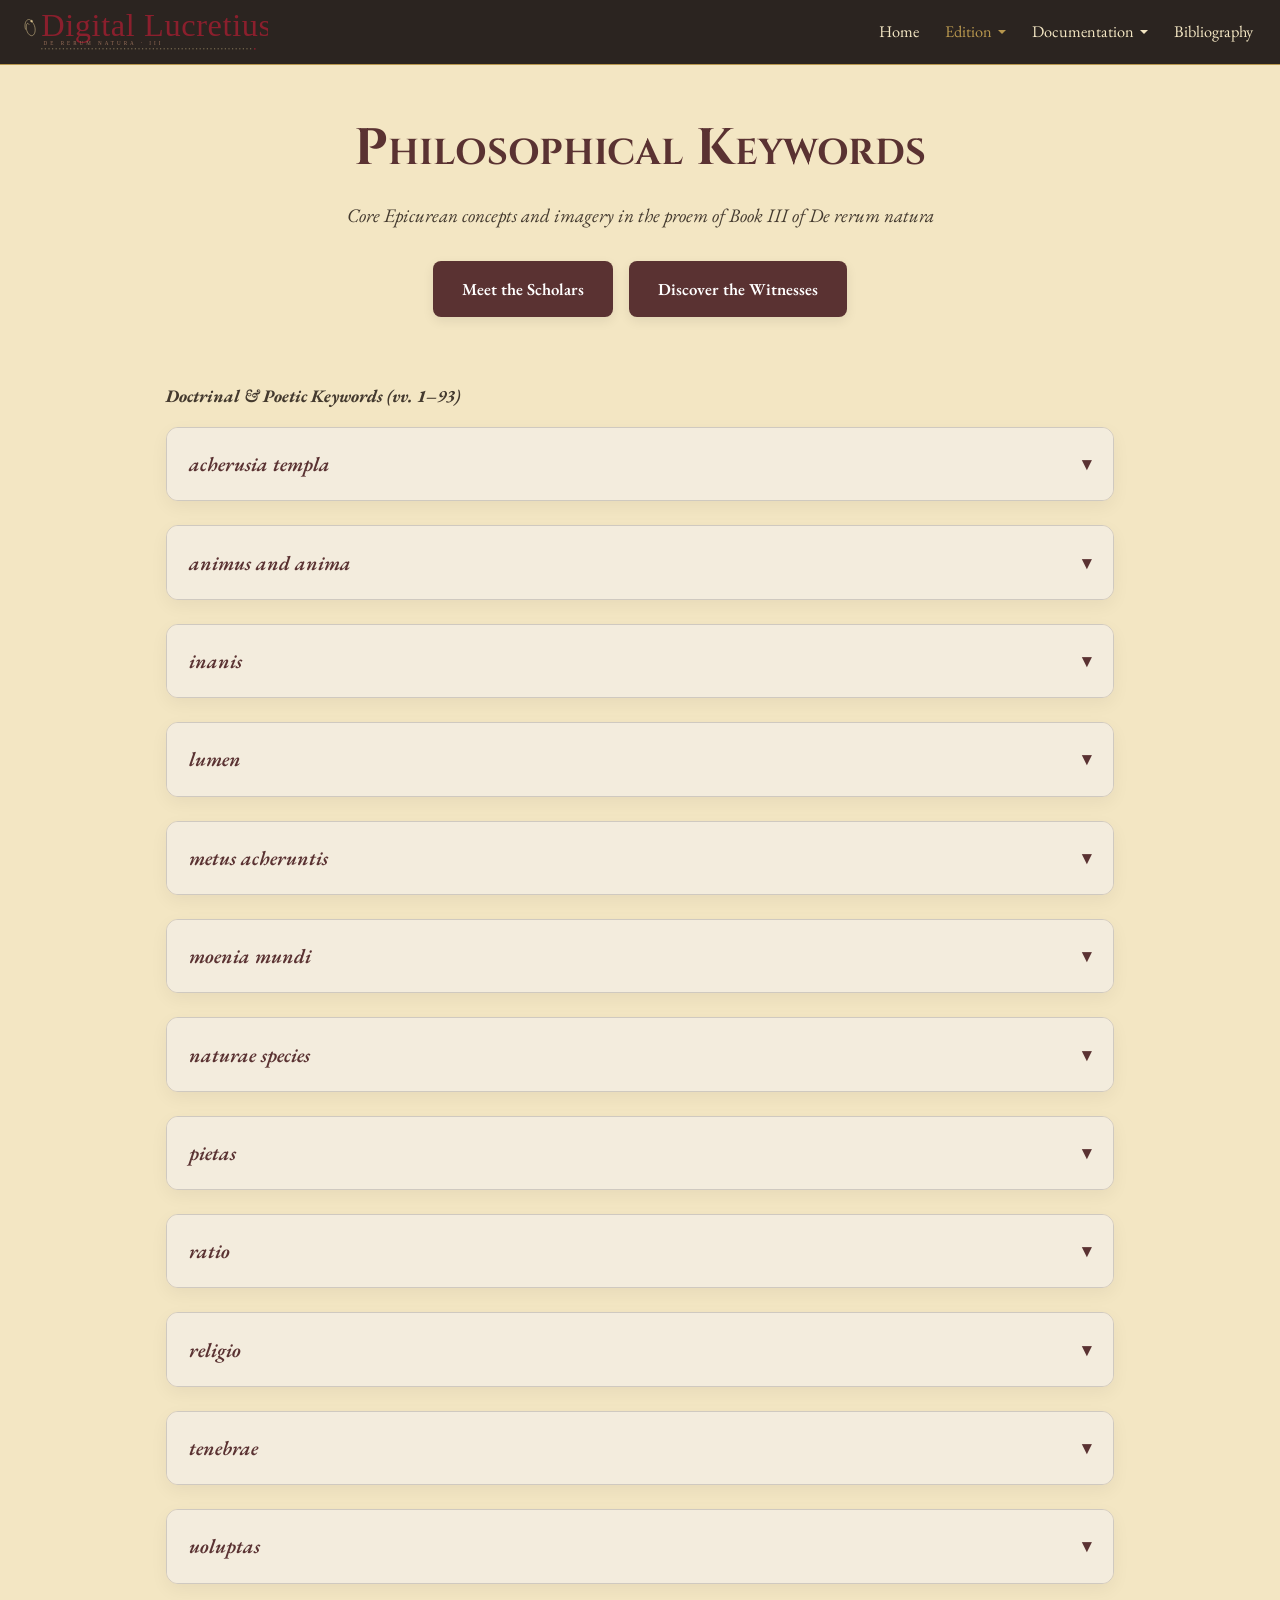
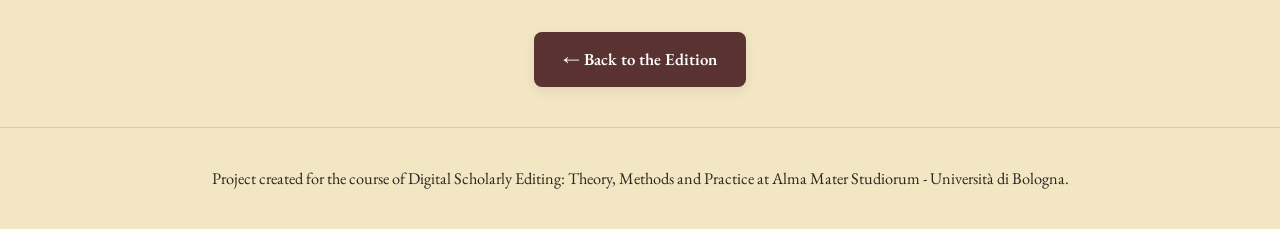
<file: keywords.html>
<!doctype html>
<html lang="en">
<head>
  <meta charset="utf-8">
  <meta name="viewport" content="width=device-width, initial-scale=1">
  <title>De rerum natura — Keywords</title>
  <link rel="icon" type="image/svg+xml" href="img/favicon.svg">
  <link rel="preconnect" href="https://fonts.googleapis.com">
  <link rel="preconnect" href="https://fonts.gstatic.com" crossorigin>
  <link href="https://fonts.googleapis.com/css2?family=Cinzel:wght@400;500;600;700&family=EB+Garamond:ital,wght@0,400;0,500;0,600;0,700;1,400;1,600&display=swap" rel="stylesheet">
  <link rel="stylesheet" href="assets/theme.css">
  <style>
    /* Palette and fonts come from assets/theme.css; these are local aliases */
    :root {
      --text: var(--ink);
      --bg: var(--parchment);
      --accent: var(--burgundy);
      --link: var(--red);
      --border: 1px solid #cfc9c0;
      --muted: #43392e;
      --card-bg: #fae9d3;
      --general_font: var(--font-body);
      --h1_font: var(--font-display);
    }
    body {
      min-height: 100vh;
      margin: 0;
      padding: 0;
      background-color: var(--bg);
      color: var(--text);
      font-family: var(--general_font);
      font-size: 1.2em;
      line-height: 1.7;
      display: flex;
      flex-direction: column;
    }
    .page-intro { text-align: center; padding: 2.5rem 1rem 1.5rem; }
    .page-intro h1 { margin: 0; font-size: 3.2rem; color: var(--accent); font-family: var(--h1_font); font-variant: small-caps; }
    .subtitle { margin: 0.5rem auto 0; max-width: 700px; color: var(--muted); font-size: 1.2rem; font-style: italic; }
    .section-title { margin: 2rem 0 1rem; color: var(--muted); font-size: 1.1rem; font-style: italic; }
    .content { width: 100%; max-width: 1000px; margin: 0 auto; padding: 1rem 2vw 3rem; box-sizing: border-box; }
    .cards-grid { display: grid; grid-template-columns: 1fr; gap: 1.5rem; width: 100%; }
    .info-card { background: var(--card-bg); border: var(--border); border-radius: 12px; box-shadow: 0 6px 18px rgba(0,0,0,0.05); overflow: hidden; }
    .info-card summary { display: flex; align-items: center; justify-content: space-between; padding: 1.2rem 1.4rem; cursor: pointer; list-style: none; background: #f3ecdd; color: var(--accent); font-size: 1.25rem; font-weight: 600; font-style: italic; }
    .info-card summary::-webkit-details-marker { display: none; }
    
    /* Freccetta: chiusa verso il basso, aperta verso l'alto */
    .info-card summary::after { content: "▾"; font-size: 1.1rem; font-style: normal; }
    .info-card[open] summary::after { content: "▴"; }
    
    .card-content { padding: 1.3rem 1.5rem; }
    .card-meta { display: flex; flex-wrap: wrap; gap: 0.5rem; margin-bottom: 1rem; }
    .meta-tag { display: inline-block; padding: 0.2rem 0.65rem; border-radius: 20px; background: #f3ecdd; color: var(--accent); font-size: 0.75rem; font-weight: 600; }
    .cta-wrapper { display: flex; justify-content: center; gap: 1rem; padding: 0 1rem 2.5rem; }
    
    /* Pulsante squadrato con angoli smussati */
    .explore-btn-main { 
      display: inline-flex; 
      align-items: center; 
      justify-content: center; 
      background: var(--accent); 
      color: #fff; 
      font-size: 1.05rem; 
      font-weight: 600; 
      padding: 0.85rem 1.8rem; 
      border-radius: 8px; 
      text-decoration: none; 
      box-shadow: 0 4px 12px rgba(0, 0, 0, 0.08); 
      transition: background 0.2s ease, transform 0.2s ease; 
    }
    .explore-btn-main:hover { 
      background: #863838; 
      transform: translateY(-2px); 
    }
    
    footer { margin-top: auto; padding: 20px; text-align: center; border-top: var(--border); font-size: 0.85em; }

    .page-intro {
  text-align: center;
  padding: 2.5rem 1rem 1rem;
}

.intro-nav-wrapper {
      display: flex;
      justify-content: center;
      flex-wrap: wrap;
      gap: 1rem;
      margin-top: 1.8rem;
    }

/* Mantiene il fondo pergamena chiaro coerente per le pagine secondarie */
html,
body,
.page-intro {
  background-color: var(--bg, #f3e6c3) !important;
  border-bottom: none !important;
  box-shadow: none !important;
}
  </style>
</head>
<body>
  <nav class="site-nav" aria-label="Main navigation">
    <a class="site-nav__brand" href="index.html" title="Home — Digital Lucretius"><img src="img/logo-lucretius.svg" alt="Digital Lucretius logo"></a>
    <button class="site-nav__toggle" type="button" aria-expanded="false" aria-controls="site-nav-menu" aria-label="Toggle navigation"><span></span></button>
    <ul class="site-nav__menu" id="site-nav-menu">
      <li><a href="index.html">Home</a></li>
      <li class="site-nav__dropdown is-current">
        <button type="button" aria-expanded="false" aria-controls="site-nav-edition">Edition</button>
        <ul id="site-nav-edition">
          <li><a href="edition.html">Text &amp; Apparatus</a></li>
          <li><a href="keywords.html" aria-current="page">Keywords</a></li>
          <li><a href="scholars.html">Scholars &amp; Sources</a></li>
          <li><a href="witnesses.html">Stemma Codicum</a></li>
        </ul>
      </li>
      <li class="site-nav__dropdown">
        <button type="button" aria-expanded="false" aria-controls="site-nav-docs">Documentation</button>
        <ul id="site-nav-docs">
          <li><a href="documentation.html#project">The Project</a></li>
          <li><a href="documentation.html#the-work">The Work</a></li>
          <li><a href="documentation.html#state-of-the-art">State of the Art</a></li>
          <li><a href="documentation.html#digital-edition">The Digital Edition</a></li>
          <li><a href="documentation.html#features-limitations">Evaluation</a></li>
        </ul>
      </li>
      <li><a href="documentation.html#bibliography">Bibliography</a></li>
    </ul>
  </nav>
  <section class="page-intro">
    <h1 id="page-title">Philosophical Keywords</h1>
    <p class="subtitle" id="page-subtitle"></p>
    <div class="intro-nav-wrapper">
      <a href="scholars.html" class="explore-btn-main">Meet the Scholars</a>
      <a href="witnesses.html" class="explore-btn-main">Discover the Witnesses</a>
    </div>
  </section>

  <main class="content" id="keywords-content"></main>

  <div class="cta-wrapper">
    <a href="edition.html" class="explore-btn-main">← Back to the Edition</a>
  </div>

  <footer>
    <p>Project created for the course of Digital Scholarly Editing: Theory, Methods and Practice at Alma Mater Studiorum - Università di Bologna.</p>
  </footer>

  <script>
    document.addEventListener("DOMContentLoaded", async () => {
      const contentContainer = document.getElementById("keywords-content");
      const pageTitle = document.getElementById("page-title");
      const pageSubtitle = document.getElementById("page-subtitle");

      try {
        const response = await fetch("data/keywords.json");
        if (!response.ok) throw new Error(`HTTP ${response.status}`);
        const data = await response.json();

        pageTitle.textContent = data.page.title;
        pageSubtitle.innerHTML = data.page.subtitle.replace("De rerum natura", "<i>De rerum natura</i>");

        data.sections.forEach(section => {
          const sectionTitle = document.createElement("h2");
          sectionTitle.className = "section-title";
          sectionTitle.textContent = section.title;

          const cardsGrid = document.createElement("div");
          cardsGrid.className = "cards-grid";

          [...section.keywords]
            .sort((a, b) => a.name.localeCompare(b.name, "la", { sensitivity: "base" }))
            .forEach(keyword => {
            const card = document.createElement("details");
            card.className = "info-card";
            card.id = keyword.name.toLowerCase().replace(/\s+/g, "-");

            const summary = document.createElement("summary");
            summary.textContent = keyword.name;

            const cardContent = document.createElement("div");
            cardContent.className = "card-content";

            if (keyword.tags && keyword.tags.length > 0) {
              const meta = document.createElement("div");
              meta.className = "card-meta";
              keyword.tags.forEach(tag => {
                const tagEl = document.createElement("span");
                tagEl.className = "meta-tag";
                tagEl.textContent = tag;
                meta.appendChild(tagEl);
              });
              cardContent.appendChild(meta);
            }

            keyword.paragraphs.forEach(pText => {
              const p = document.createElement("p");
              p.innerHTML = pText;
              cardContent.appendChild(p);
            });

            card.appendChild(summary);
            card.appendChild(cardContent);
            cardsGrid.appendChild(card);
          });

          contentContainer.appendChild(sectionTitle);
          contentContainer.appendChild(cardsGrid);
        });

        if (window.location.hash) {
          const targetCard = document.querySelector(window.location.hash);
          if (targetCard) {
            targetCard.open = true;
            targetCard.scrollIntoView({ behavior: "smooth", block: "center" });
          }
        }
      } catch (err) {
        contentContainer.innerHTML = "<p>Unable to load keywords data.</p>";
      }
    });
  </script>
  <script src="assets/nav.js"></script>
</body>
</html>
</file>
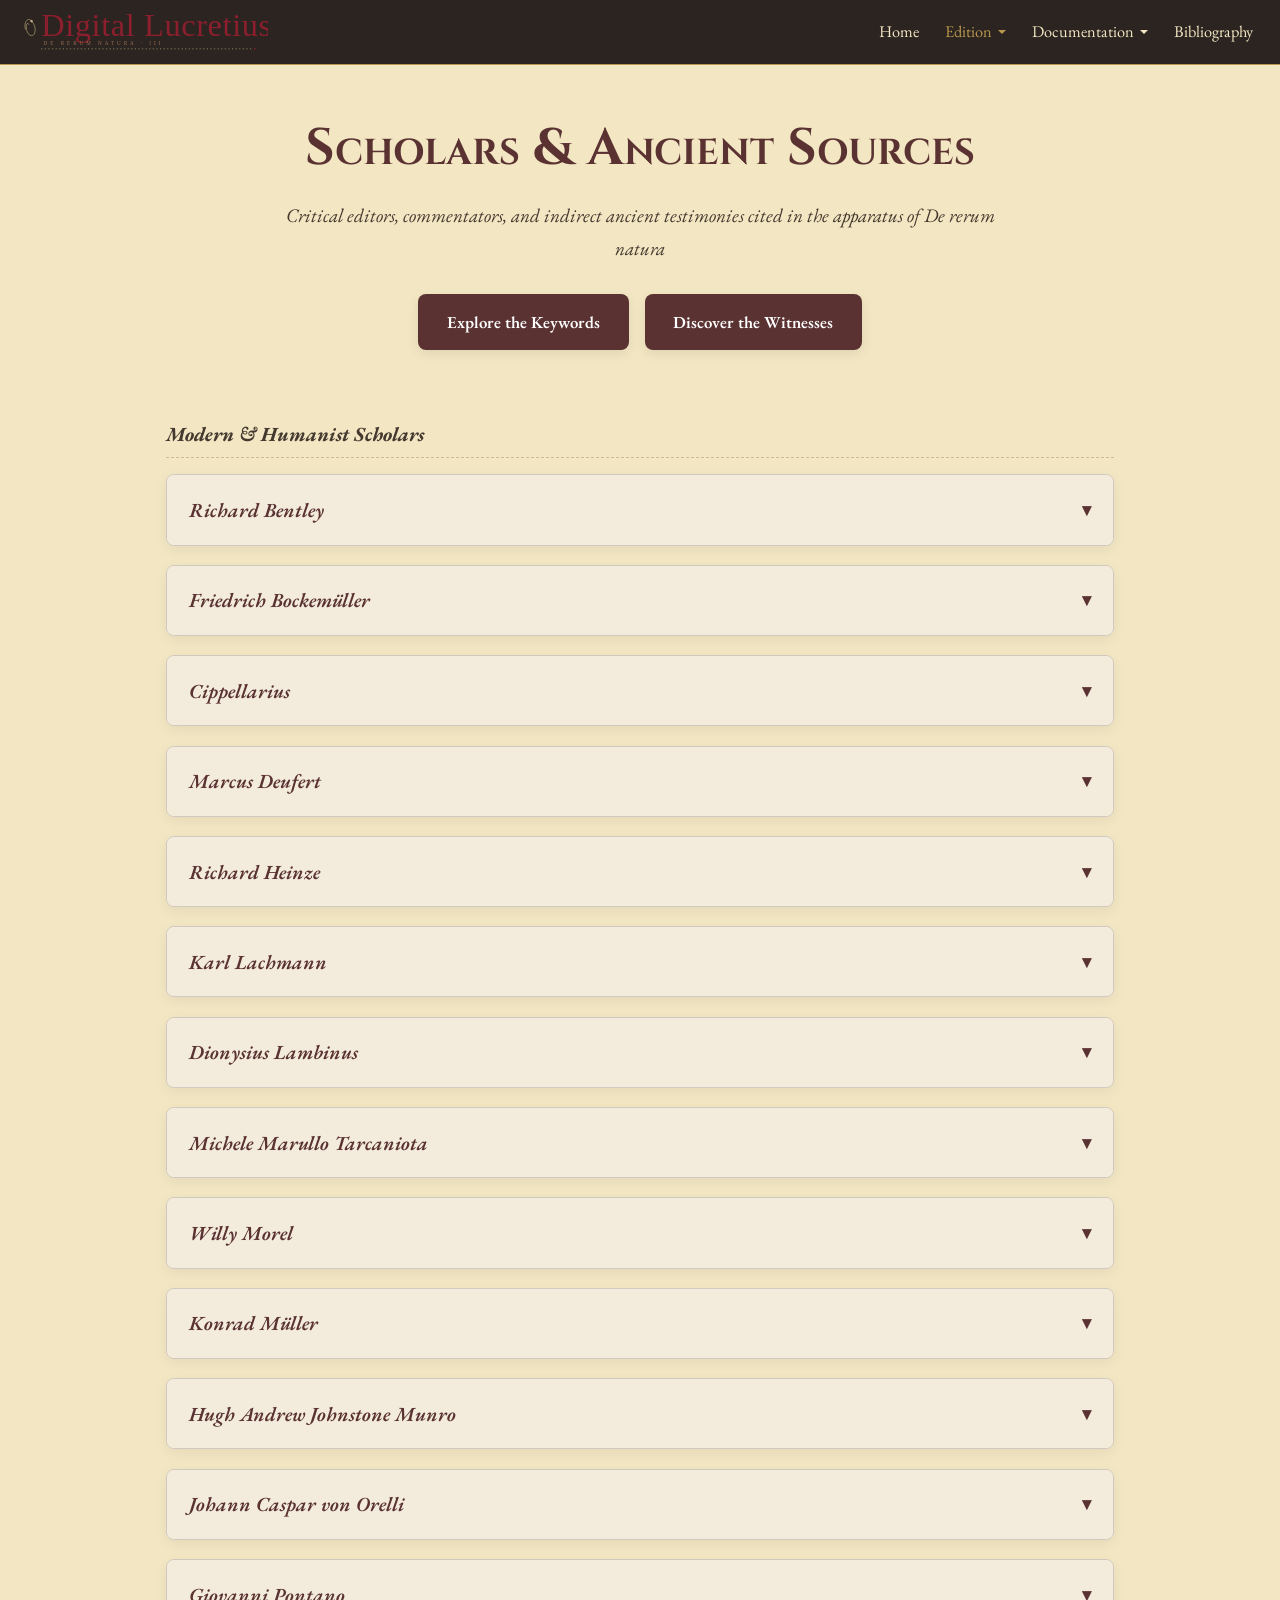
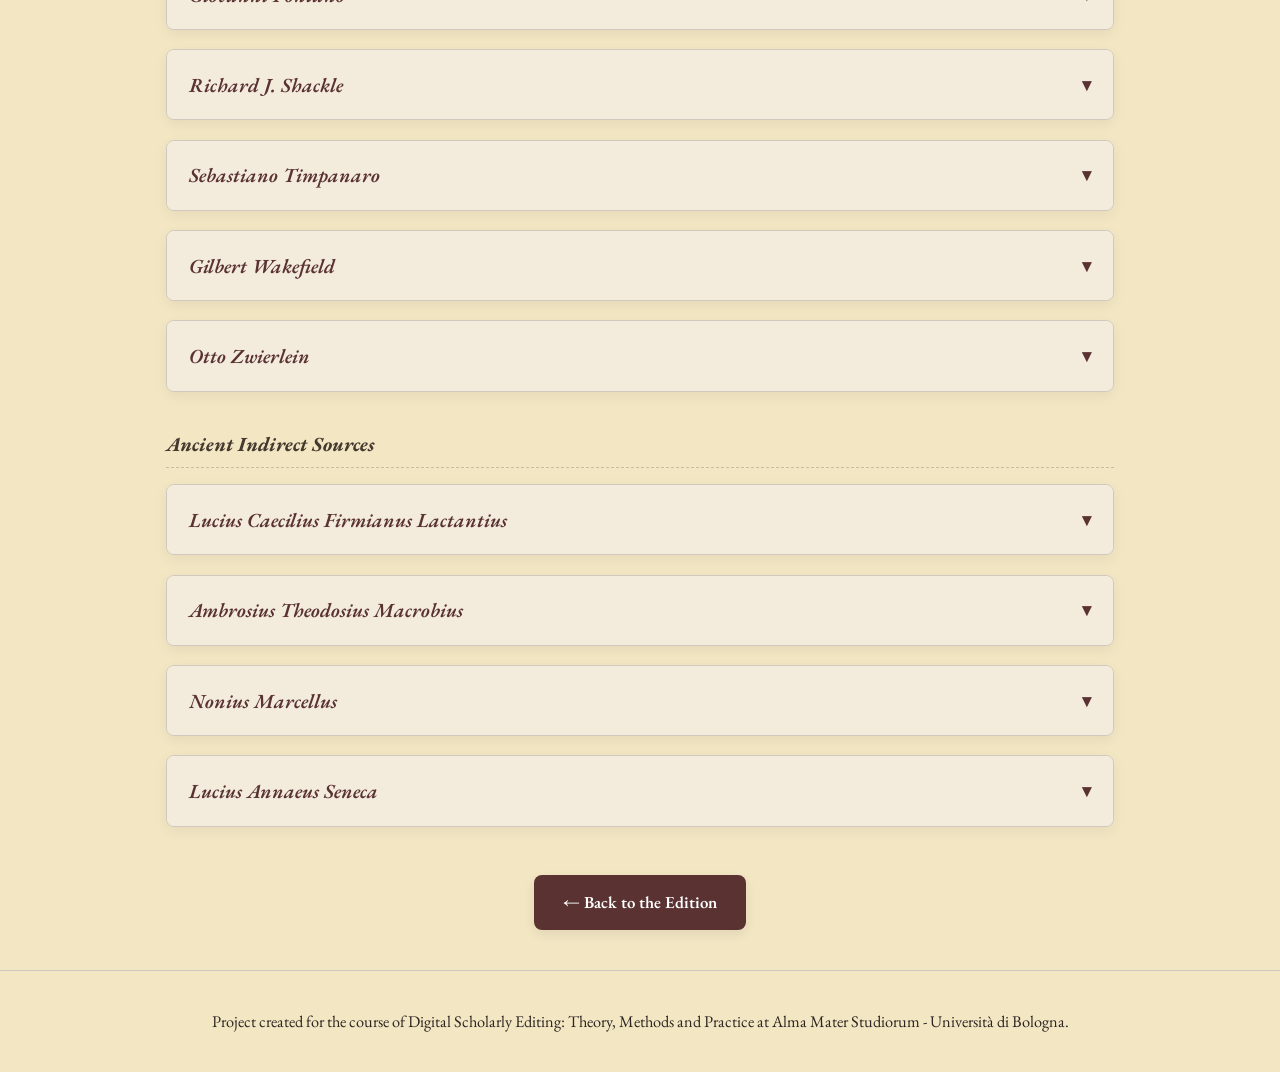
<file: scholars.html>
<!doctype html>
<html lang="en">
<head>
  <meta charset="utf-8">
  <meta name="viewport" content="width=device-width, initial-scale=1">
  <title>De rerum natura — Scholars &amp; Ancient Sources</title>
  <link rel="icon" type="image/svg+xml" href="img/favicon.svg"/>
  <link rel="preconnect" href="https://fonts.googleapis.com">
  <link rel="preconnect" href="https://fonts.gstatic.com" crossorigin>
  <link href="https://fonts.googleapis.com/css2?family=Cinzel:wght@400;500;600;700&amp;family=EB+Garamond:ital,wght@0,400;0,500;0,600;0,700;1,400;1,600&amp;display=swap" rel="stylesheet">
  <link rel="stylesheet" href="assets/theme.css">
  <style>
    /* Palette and fonts come from assets/theme.css; these are local aliases */
    :root {
      --text: var(--ink);
      --bg: var(--parchment);
      --accent: var(--burgundy);
      --link: var(--red);
      --border: 1px solid #cfc9c0;
      --muted: #43392e;
      --card-bg: #fae9d3;
      --general_font: var(--font-body);
      --h1_font: var(--font-display);
    }
    * { box-sizing: border-box; }
    body {
      min-height: 100vh;
      margin: 0;
      padding: 0;
      background-color: var(--bg);
      color: var(--text);
      font-family: var(--general_font);
      font-size: 1.2em;
      line-height: 1.7;
      display: flex;
      flex-direction: column;
    }
    .page-intro { text-align: center; padding: 2.5rem 1rem 1.5rem; }
    .page-intro h1 { margin: 0; font-size: 3.2rem; color: var(--accent); font-family: var(--h1_font); font-variant: small-caps; }
    .subtitle { margin: 0.5rem auto 0; max-width: 750px; color: var(--muted); font-size: 1.2rem; font-style: italic; }
    .section-title { margin: 2.2rem 0 1rem; color: var(--muted); font-size: 1.25rem; font-style: italic; border-bottom: 1px dashed rgba(90, 50, 50, 0.25); padding-bottom: 0.4rem; }
    .content { width: 100%; max-width: 1000px; margin: 0 auto; padding: 1rem 2vw 3rem; }
    .cards-grid { display: grid; grid-template-columns: 1fr; gap: 1.2rem; width: 100%; }
    .info-card { background: var(--card-bg); border: var(--border); border-radius: 8px; box-shadow: 0 4px 14px rgba(0,0,0,0.06); overflow: hidden; transition: border-color 0.2s ease; }
    .info-card[open] { border-color: var(--accent); }
    .info-card summary { display: flex; align-items: center; justify-content: space-between; padding: 1.1rem 1.4rem; cursor: pointer; list-style: none; background: #f3ecdd; color: var(--accent); font-size: 1.25rem; font-weight: 600; font-style: italic; user-select: none; }
    .info-card summary::-webkit-details-marker { display: none; }
    .info-card summary::after { content: "▾"; font-size: 1.1rem; font-style: normal; }
    .info-card[open] summary::after { content: "▴"; }
    .card-content { padding: 1.2rem 1.5rem; }
    .card-meta { display: flex; flex-wrap: wrap; gap: 0.5rem; margin-bottom: 0.8rem; }
    .meta-tag { display: inline-block; padding: 0.15rem 0.65rem; border-radius: 16px; background: #ebdcc4; color: var(--accent); font-size: 0.78rem; font-weight: 600; }
    .card-content p { margin: 0.4rem 0; font-size: 1.05rem; line-height: 1.6; }
    .cta-wrapper { display: flex; justify-content: center; gap: 1rem; padding: 0 1rem 2.5rem; }
    .explore-btn-main { display: inline-flex; align-items: center; justify-content: center; background: var(--accent); color: #fff; font-size: 1.05rem; font-weight: 600; padding: 0.85rem 1.8rem; border-radius: 8px; text-decoration: none; box-shadow: 0 4px 12px rgba(0,0,0,0.08); transition: background 0.2s ease, transform 0.2s ease; }
    .explore-btn-main:hover { background: #863838; transform: translateY(-2px); }
    footer { margin-top: auto; padding: 20px; text-align: center; border-top: var(--border); font-size: 0.85em; }
    .page-intro {
  text-align: center;
  padding: 2.5rem 1rem 1rem;
}

.intro-nav-wrapper {
      display: flex;
      justify-content: center;
      flex-wrap: wrap;
      gap: 1rem;
      margin-top: 1.8rem;
    }

/* Mantiene il fondo pergamena chiaro coerente per le pagine secondarie */
html,
body,
.page-intro {
  background-color: var(--bg, #f3e6c3) !important;
  border-bottom: none !important;
  box-shadow: none !important;
}
  </style>
</head>
<body>
  <nav class="site-nav" aria-label="Main navigation">
    <a class="site-nav__brand" href="index.html" title="Home — Digital Lucretius"><img src="img/logo-lucretius.svg" alt="Digital Lucretius logo"></a>
    <button class="site-nav__toggle" type="button" aria-expanded="false" aria-controls="site-nav-menu" aria-label="Toggle navigation"><span></span></button>
    <ul class="site-nav__menu" id="site-nav-menu">
      <li><a href="index.html">Home</a></li>
      <li class="site-nav__dropdown is-current">
        <button type="button" aria-expanded="false" aria-controls="site-nav-edition">Edition</button>
        <ul id="site-nav-edition">
          <li><a href="edition.html">Text &amp; Apparatus</a></li>
          <li><a href="keywords.html">Keywords</a></li>
          <li><a href="scholars.html" aria-current="page">Scholars &amp; Sources</a></li>
          <li><a href="witnesses.html">Stemma Codicum</a></li>
        </ul>
      </li>
      <li class="site-nav__dropdown">
        <button type="button" aria-expanded="false" aria-controls="site-nav-docs">Documentation</button>
        <ul id="site-nav-docs">
          <li><a href="documentation.html#project">The Project</a></li>
          <li><a href="documentation.html#the-work">The Work</a></li>
          <li><a href="documentation.html#state-of-the-art">State of the Art</a></li>
          <li><a href="documentation.html#digital-edition">The Digital Edition</a></li>
          <li><a href="documentation.html#features-limitations">Evaluation</a></li>
        </ul>
      </li>
      <li><a href="documentation.html#bibliography">Bibliography</a></li>
    </ul>
  </nav>
  <section class="page-intro">
    <h1>Scholars &amp; Ancient Sources</h1>
    <p class="subtitle">Critical editors, commentators, and indirect ancient testimonies cited in the apparatus of <i>De rerum natura</i></p>
    <div class="intro-nav-wrapper">
      <a href="keywords.html" class="explore-btn-main">Explore the Keywords</a>
      <a href="witnesses.html" class="explore-btn-main">Discover the Witnesses</a>
    </div>
  </section>

  <main class="content" id="scholars-content"></main>

  <div class="cta-wrapper">
    <a href="edition.html" class="explore-btn-main">← Back to the Edition</a>
  </div>

  <footer>
    <p>Project created for the course of Digital Scholarly Editing: Theory, Methods and Practice at Alma Mater Studiorum - Università di Bologna.</p>
  </footer>

  <script>
    // Percorso del file JSON esterno con i dati di studiosi e fonti antiche
    const SCHOLARS_JSON_URL = "data/scholars.json";

    // Fallback incorporato: usato solo se il fetch del JSON esterno fallisce
    // (es. apertura del file in locale senza server, blocco CORS, file mancante)
    const scholarsFallback = {
  sections: [
    {
      title: "Modern & Humanist Scholars",
      keywords: [
        {
          name: "Marcus Deufert",
          tags: ["Base Text Editor", "Teubner 2019", "Contemporary"],
          paragraphs: [
            "German classical philologist (born 1970), professor at the University of Leipzig.",
            "Editor of the 2019 Bibliotheca Teubneriana edition of Lucretius, currently the most authoritative critical text.",
            "His edition features a selective but rigorous apparatus, aiming to reconstruct the archetype with minimal conjectural intervention."
          ]
        },
        {
          name: "Karl Lachmann",
          tags: ["1850 Edition", "Archetype Reconstructed", "Stemmatics"],
          paragraphs: [
             "German classical and Germanic philologist (1793–1851); established the landmark stemmatic edition and demonstrated the existence and structure of archetype Ω.",
             "Major critical edition: <i>Titi Lucreti Cari de rerum natura libri sex. Carolus Lachmannus recensuit et emendavit</i>, Berolini 1850.",
             "Lachmann’s methodological principles still underpin contemporary Lucretian scholarship."
          ]
        },
        {
          "name": "Sebastiano Timpanaro",
          tags: ["Italian Philology", "20th Century", "Textual Criticism"],
          paragraphs: [
            "Italian classical philologist and textual critic (1923–2000); renowned scholar of classical reception and Latin textual transmission.",
            "Author of influential studies on the transmission of Latin texts and on Lucretius’ manuscript tradition."
          ]
        },
        {
          name: "Richard Bentley",
          tags: ["Early Modern", "Cambridge", "Conjectures"],
          paragraphs: [
            "English classical scholar and pioneering textual critic (1662–1742); composed celebrated marginalia and acute conjectures on the text of Lucretius.",
            "Many of his emendations continue to appear in modern apparatuses as significant alternatives."
          ]
        },
        {
          name: "Gilbert Wakefield",
          tags: ["18th Century", "London Edition (1796–1797)", "Textual Critic"],
          paragraphs: [
            "English classical scholar and critic (1756–1801); editor of the celebrated edition <i>Titi Lucretii Cari de rerum natura libros sex … longe emendatiores reddidit … Gilbertus Wakefield</i>, published in London in three volumes (1796–1797).",
            "In Deufert’s apparatus, Wakefield is cited alongside Munro, Müller, and Flores as an authoritative prior editor from whom readings and conjectures preserved in secondary Italian codices (<i>codices Italici</i>) are reported whenever not collated directly by Deufert himself.",
            "His work represents a fundamental bridge between humanistic editorial traditions and early modern textual criticism."
          ]
        },
        {
          name: "Johann Caspar von Orelli",
          tags: ["19th Century", "Swiss Philologist", "Epigraphy"],
          paragraphs: [
            "Swiss classical scholar and epigraphist (1787–1849); editor of Latin classical texts and philosophical anthologies.",
            "Cited for his school anthology of Latin poetry: <i>Eclogae poetarum latinorum in usum gymnasiorum. Edidit Io. Casparus Orellius … Turici 1822</i>.",
            "Although not a primary editor of the entire poem, his conjectures and lexical notes are cited in modern apparatuses."
          ]
        },
        {
          name: "Giovanni Pontano",
          tags: ["Italian Humanism", "15th Century", "Conjectural Emendation"],
          paragraphs: [
            "Italian humanist, poet, and statesman (1426–1503), leading figure of Neapolitan humanism and head of the Accademia Pontaniana.",
            "His emendations to Lucretius were not published in an independent edition, but survive as manuscript notes entered into two copies of the 1495 Venice edition (now in Munich and London), transcribed respectively by Petrus Victorius and Hieronymus Borgius.",
            "In Deufert’s edition, the siglum Pont. designates conjectures shared by both copies; at III.28, his emendation <i>ibi</i> is adopted to heal the metrically and syntactically clumsy reading <i>ubi</i> transmitted by the archetype Ω."
          ]
        },
        {
          name: "Michele Marullo Tarcaniota",
          tags: ["Renaissance Humanism", "15th Century", "Conjectures", "Mar.*"],
          paragraphs: [
            "Greek-Italian Renaissance poet and humanist scholar (ca. 1458–1500). Younger than Pontano, he was intimately familiar with Pontano’s critical attempts and advanced them substantially, achieving far more in the emendation of the text.",
            "The purest source for his conjectures is a second Munich copy of the 1495 Venice edition (Bayer. Staatsbibliothek 4° A lat a 317), which Petrus Victorius collated directly with Marullo's working book. Conjectures uniquely surviving here are designated with the siglum <i>Mar.</i>",
            "In Deufert's apparatus, the siglum <i>Mar.*</i> designates conjectures where at least two witnesses among <i>D²</i>, <i>I²</i>, <i>Ea</i>, <i>Fa</i>, <i>Da</i>, and the 1512 Giuntina edition by Petrus Candidus agree, since Candidus explicitly followed Marullo’s recension ('Marulli censuram potissimum')."
          ]
        },
        {
          name: "Richard J. Shackle",
          tags: ["20th Century", "Conjectures (1921)"],
          paragraphs: [
            "British classical scholar (active early 20th century); author of conjectural emendations to classical Latin poets, including Lucretius (1921).",
            "His work reflects the renewed interest in textual emendation during the early 1900s."
          ]
        },
        {
  "name": "Dionysius Lambinus",
  "tags": [
    "16th Century",
    "Paris Edition (1563/1564)",
    "Textual Criticism"
  ],
  "paragraphs": [
    "French Renaissance humanist and classical scholar (1516–1572), professor of Greek and Latin at the Collège Royal in Paris.",
    "Editor of the seminal Paris edition <i>Titi Lucretii Cari de rerum natura libri sex. A Dionysio Lambino … emendati</i> (1563/1564), accompanied by extensive commentaries and sharp conjectural emendations based on manuscript collations.",
    "Cited in Deufert's critical apparatus for reporting the variant <i>eiiciuntur</i> at III.58 and proposing the verbal conjecture <i>uidentur</i> at III.66."
  ]
},
{
  "name": "Richard Heinze",
  "tags": [
    "19th–20th Century",
    "Leipzig Commentary (1897)",
    "Commentator"
  ],
  "paragraphs": [
    "German classical philologist (1867–1929), professor at the University of Leipzig and renowned commentator on Latin poetry and rhetoric.",
    "Author of the influential commentary on Book III: <i>T. Lucretius Carus. De rerum natura Buch III. Erklärt von Richard Heinze</i> (Lipsiae 1897), providing penetrating philosophical and textual analysis.",
    "Cited in the apparatus at III.58 for his tentative conjecture <i>mala re</i> proposed in his commentary notes."
  ]
},
{
  "name": "Willy Morel",
  "tags": [
    "20th Century",
    "Philologus (1930)",
    "Textual Critic"
  ],
  "paragraphs": [
    "German classical scholar and textual critic (1894–1973), prominent editor of early Latin poetic fragments.",
    "Contributed textual studies on Lucretian corruptions in his article <i>Zu Lukrez</i> (Philologus 85, 1930, 227 sq.).",
    "Cited by Deufert in the apparatus at III.58 for the conjectural reading <i>minaci</i>."
  ]
},
{
  "name": "Hugh Andrew Johnstone Munro",
  "tags": [
    "19th Century",
    "Cambridge Edition (³1873)",
    "Editor & Commentator"
  ],
  "paragraphs": [
    "British classical scholar (1819–1885), Fellow of Trinity College and first Kennedy Professor of Latin at the University of Cambridge.",
    "Editor of the fundamental edition, commentary and prose translation <i>T. Lucreti Cari de rerum natura libri sex</i> (Cambridge 1864; third edition 1873, cited in the apparatus as <i>Munro³</i>), which dominated Anglophone Lucretian scholarship for decades.",
    "Cited by Deufert at III.82: he posited a lacuna after this line and supplied the verse <i>〈qui miseros homines cogens scelus omne patrare〉</i>, thereby preserving the transmitted <i>suadet</i> at III.84."
  ]
},
{
  "name": "Konrad Müller",
  "tags": [
    "20th Century",
    "Zürich Edition (1975)",
    "Textual Critic"
  ],
  "paragraphs": [
    "Swiss classical philologist (1920–2016), professor at the University of Bern, renowned for his critical editions of Latin authors.",
    "Editor of <i>T. Lucreti Cari de rerum natura libri sex</i> (Zürich 1975), cited in Deufert's apparatus as <i>C. Müller</i>.",
    "At III.84 he proposed the adverb <i>foede</i> in place of the transmitted <i>suadet</i>, comparing (<i>collato</i>) the internal parallel at I.85 (<i>turparunt sanguine foede</i>)."
  ]
},
{
  "name": "Cippellarius",
  "tags": [
    "Italian Humanism",
    "Codex Y (1507)",
    "Scribe & Conjecture"
  ],
  "paragraphs": [
    "Italian humanist copyist of the early 16th century, known through the manuscript of Lucretius he wrote himself.",
    "In 1507 he copied codex <i>Y</i>, now in Piacenza, Biblioteca Comunale Passerini-Landi, 33 (Deufert: <i>Placentinus Bibl. comm. Land. 33, a Cippellario a. 1507 exaratus</i>). While transcribing, he did not limit himself to copying but intervened on the text with his own emendations.",
    "At III.84 he was the first to perceive that the transmitted <i>suadet</i> perverts the syntax of the whole period (<i>qui primus vidit suadet orationem pervertere</i>), and proposed the conjecture <i>suauem</i>."
  ]
},
{
  "name": "Otto Zwierlein",
  "tags": [
    "20th–21st Century",
    "Bonn",
    "Interpolation Criticism",
    "apud Deufert (1996)"
  ],
  "paragraphs": [
    "German classical philologist (born 1939), professor at the University of Bonn, known for his editions of Seneca's tragedies (Oxford 1986) and his studies on interpolations in Latin poetry.",
    "His conjectures on Lucretius are not published in a work of his own: Deufert learned of them in person, discussing them directly with Zwierlein, and reports and examines them in his study <i>M. Deufert, Pseudo-Lukrezisches im Lukrez. Die unechten Verse in Lukrezens “De rerum natura”</i>, Berolini et Novi Eboraci 1996 (hence the formula <i>Zwierlein apud Deufert</i>).",
    "At III.85–86 he once condemned the two lines as spurious (<i>olim damnavit</i>), as discussed in Deufert (1996) 52 sq., following the lead (<i>praeeunte</i>) of Friedrich Bockemüller."
  ]
},
{
  "name": "Friedrich Bockemüller",
  "tags": [
    "19th Century",
    "Stade Edition (1874)",
    "Editor & Commentator"
  ],
  "paragraphs": [
    "German classical scholar of the 19th century, editor and commentator of Lucretius.",
    "Author of the edition with commentary <i>T. Lucreti Cari de rerum natura libri sex. Redigirt und erklärt von Friedrich Bockemüller</i>, Stadis 1874.",
    "Cited in the apparatus at III.85–86 as the forerunner (<i>praeeunte Bockemüller</i>) of the athetesis later argued by Otto Zwierlein, since he regarded the two lines as a non-Lucretian interpolation."
  ]
}
      ]
    },
    {
      title: "Ancient Indirect Sources",
      keywords: [
        {
          name: "Lucius Caecilius Firmianus Lactantius",
          tags: ["Church Father", "4th Century AD", "Indirect Witness"],
          paragraphs: [
            "Early Christian author, rhetorician, and apologist (ca. 250 – ca. 325 AD); preserves crucial indirect quotations from Lucretius in his <i>Divinae Institutiones</i>.",
            "His testimony is valuable because it may reflect textual forms earlier than the medieval manuscript tradition."
          ]
        },
        {
          name: "Nonius Marcellus",
          tags: ["Grammarian", "4th Century AD", "Lexicography"],
          paragraphs: [
            "Roman grammarian and lexicographer from Thubursicu (active early 4th century AD); quotes numerous poetic lines in <i>De compendiosa doctrina</i>.",
            "Some Lucretian fragments transmitted by Nonius differ from the medieval manuscripts, offering alternative readings."
          ]
        },
        {
  "name": "Ambrosius Theodosius Macrobius ",
  "tags": [
    "Late Antiquity",
    "5th Century AD",
    "Indirect Witness"
  ],
  "paragraphs": [
    "Late antique Roman provincial writer and Neoplatonist philosopher (fl. ca. 400 AD), best known for his encyclopedic dialogue <i>Saturnalia</i>.",
    "His work preserves vital indirect quotations from early Latin poets, including numerous citations from Lucretius illustrating poetic diction and Virgil's models.",
    "Cited in the critical apparatus at III.72 under the siglum <i>Macr.</i> for preserving the correct genitive reading <i>fratris</i> against the erroneous nominative/accusative <i>fratres</i> transmitted by the medieval archetype Ω."
  ]
},
{
  "name": "Lucius Annaeus Seneca",
  "tags": [
    "Stoic Philosopher",
    "1st Century AD",
    "Indirect Witness"
  ],
  "paragraphs": [
    "Roman Stoic philosopher, dramatist and statesman (ca. 4 BC – AD 65), tutor and adviser of Nero.",
    "In his <i>Epistulae morales ad Lucilium</i> (110, 6) he quotes Lucretius' simile of the children who tremble in the dark (III.87–88 = II.55–56).",
    "Cited in the critical apparatus at III.88 under the siglum <i>Sen.</i> for the synonymous variant <i>ita</i> in place of the transmitted <i>sic</i> (cf. the same variation at II.56)."
  ]
}
      ]
    }
  ]
};
    function slugify(text) {
      return text.normalize("NFD").replace(/[\u0300-\u036f]/g, "").toLowerCase().replace(/[^a-z0-9]+/g, "-").replace(/^-|-$/g, "");
    }

    // Cards are listed alphabetically by surname (the last word of the name),
    // except where the conventional sort name is another word
    const SORT_NAME_EXCEPTIONS = {
      "Michele Marullo Tarcaniota": "Marullo",
      "Nonius Marcellus": "Nonius"
    };

    function sortName(name) {
      const clean = name.trim();
      return SORT_NAME_EXCEPTIONS[clean] || clean.split(/\s+/).pop();
    }

    function bySortName(a, b) {
      return sortName(a.name).localeCompare(sortName(b.name), "en", { sensitivity: "base" });
    }

    function applyPageMeta(page) {
      if (!page) return;
      const h1 = document.querySelector(".page-intro h1");
      const subtitle = document.querySelector(".page-intro .subtitle");
      if (page.title && h1) h1.textContent = page.title;
      if (page.subtitle && subtitle) subtitle.textContent = page.subtitle;
    }

    function renderScholars(data) {
      applyPageMeta(data.page);

      const container = document.getElementById("scholars-content");
      container.innerHTML = "";

      data.sections.forEach(sec => {
        const h2 = document.createElement("h2");
        h2.className = "section-title";
        h2.textContent = sec.title;
        container.appendChild(h2);

        const grid = document.createElement("div");
        grid.className = "cards-grid";

        [...sec.keywords].sort(bySortName).forEach(item => {
          const card = document.createElement("details");
          card.className = "info-card";
          card.id = slugify(item.name);

          const summary = document.createElement("summary");
          summary.textContent = item.name;

          const content = document.createElement("div");
          content.className = "card-content";

          if (item.tags && item.tags.length > 0) {
            const meta = document.createElement("div");
            meta.className = "card-meta";
            item.tags.forEach(t => {
              const span = document.createElement("span");
              span.className = "meta-tag";
              span.textContent = t;
              meta.appendChild(span);
            });
            content.appendChild(meta);
          }

          (item.paragraphs || []).forEach(paragraph => {
            const p = document.createElement("p");
            p.innerHTML = paragraph;
            content.appendChild(p);
          });

          card.appendChild(summary);
          card.appendChild(content);
          grid.appendChild(card);
        });

        container.appendChild(grid);
      });

      // Apertura automatica da link URL hash (es. #giovanni-pontano)
      function syncHash() {
        if (window.location.hash) {
          const targetSlug = slugify(decodeURIComponent(window.location.hash.substring(1)));
          const targetCard = document.getElementById(targetSlug);
          if (targetCard) {
            targetCard.open = true;
            targetCard.scrollIntoView({ behavior: "smooth", block: "center" });
          }
        }
      }

      syncHash();
      window.addEventListener("hashchange", syncHash);
    }

    document.addEventListener("DOMContentLoaded", () => {
      fetch(SCHOLARS_JSON_URL)
        .then(res => {
          if (!res.ok) throw new Error("HTTP " + res.status);
          return res.json();
        })
        .then(renderScholars)
        .catch(err => {
          console.warn("Impossibile caricare scholars.json (" + err.message + "), uso i dati incorporati di riserva.", err);
          renderScholars(scholarsFallback);
        });
    });
  </script>
  <script src="assets/nav.js"></script>
</body>
</html>
</file>
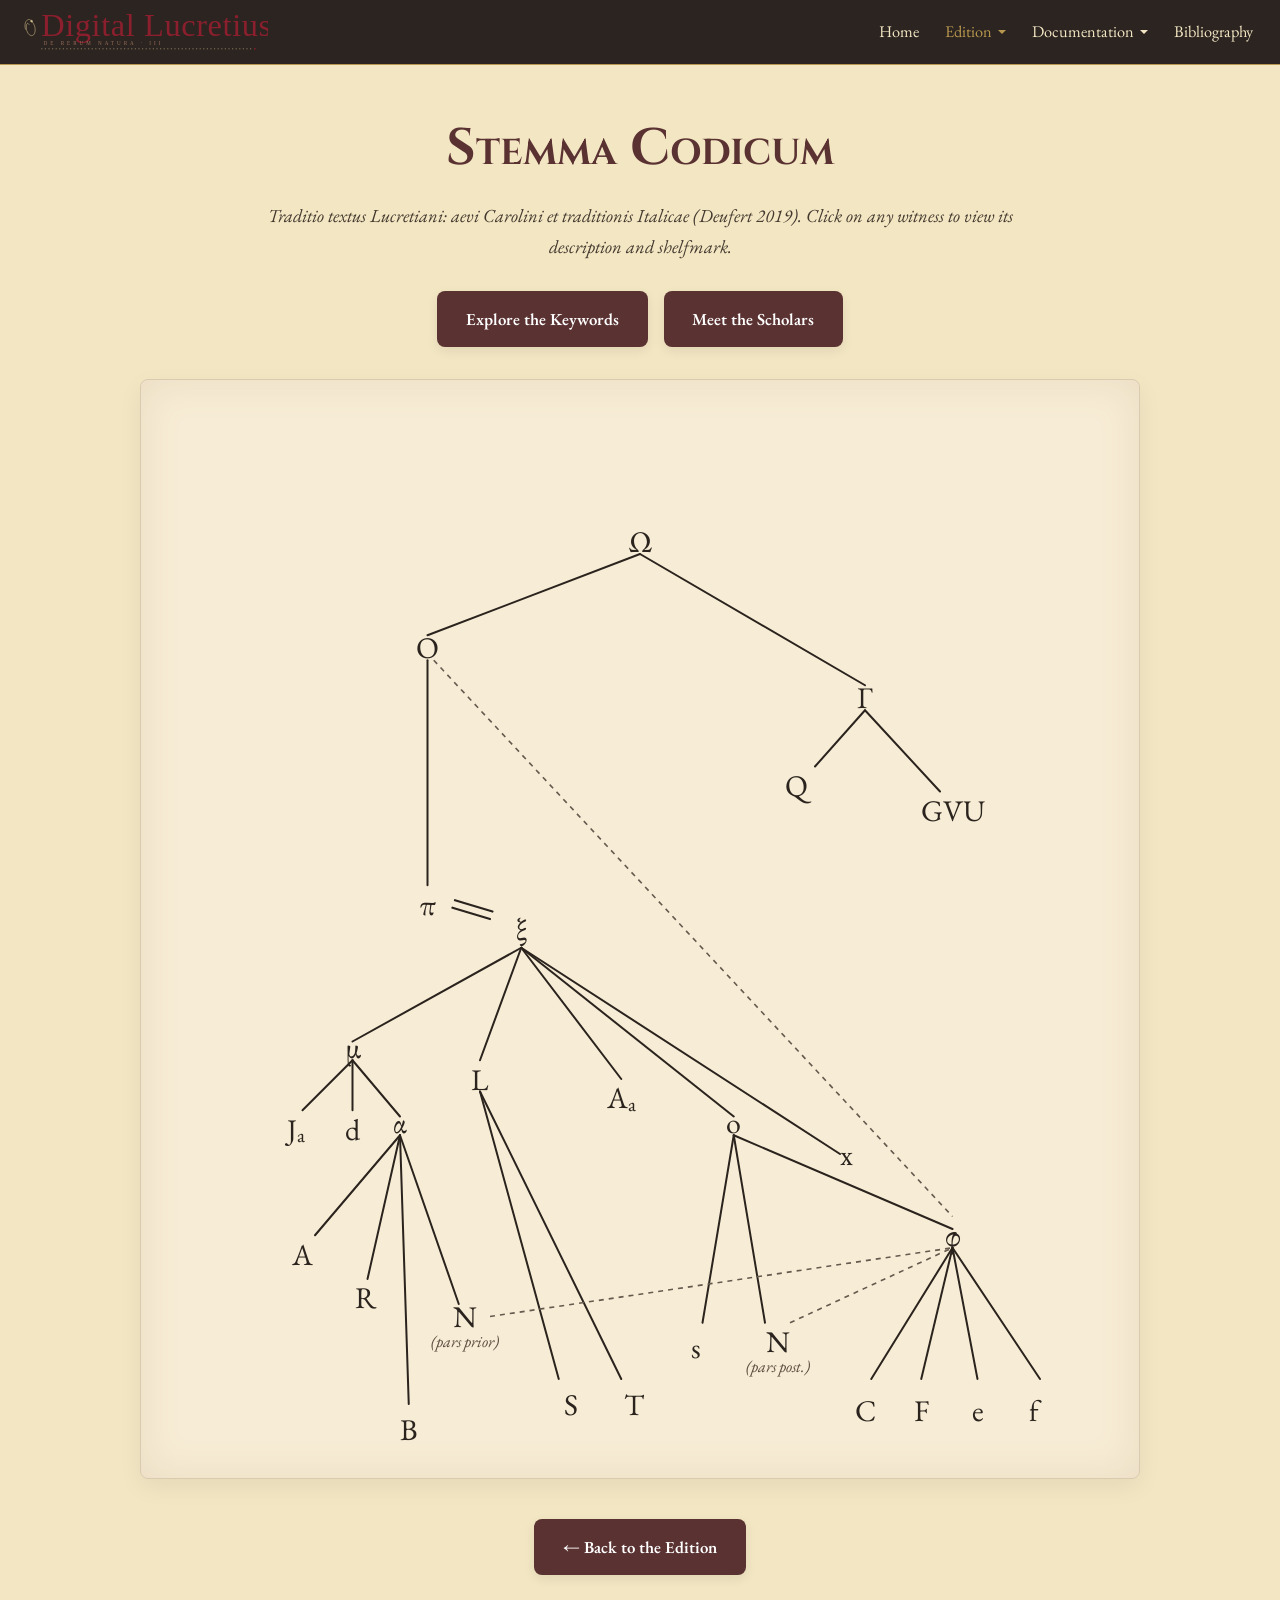
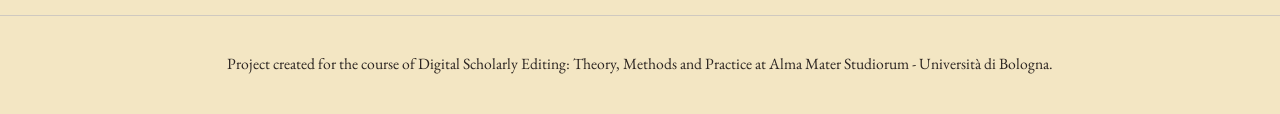
<file: witnesses.html>
<!doctype html>
<html lang="en">
<head>
  <meta charset="utf-8">
  <meta name="viewport" content="width=device-width, initial-scale=1">
  <title>De rerum natura — Stemma Codicum</title>
  <link rel="icon" type="image/svg+xml" href="img/favicon.svg"/>
  <link rel="preconnect" href="https://fonts.googleapis.com">
  <link rel="preconnect" href="https://fonts.gstatic.com" crossorigin>
  <link href="https://fonts.googleapis.com/css2?family=Cinzel:wght@400;500;600;700&amp;family=EB+Garamond:ital,wght@0,400;0,500;0,600;0,700;1,400;1,600&amp;display=swap" rel="stylesheet">
  <link rel="stylesheet" href="assets/theme.css">
  <style>
    /* Palette and fonts come from assets/theme.css; these are local aliases */
    :root {
      --text: var(--ink);
      --bg: var(--parchment);
      --accent: var(--burgundy);
      --link: var(--red);
      --border: 1px solid #cfc9c0;
      --muted: #43392e;
      --card-bg: #fae9d3;
      --general_font: var(--font-body);
      --h1_font: var(--font-display);
    }

    * { box-sizing: border-box; }

    body {
      min-height: 100vh;
      margin: 0;
      padding: 0;
      background-color: var(--bg);
      color: var(--text);
      font-family: var(--general_font);
      font-size: 1.15rem;
      line-height: 1.7;
      display: flex;
      flex-direction: column;
    }

    .page-intro { text-align: center; padding: 2.5rem 1rem 1rem; }
    .page-intro h1 { margin: 0; font-size: 3.2rem; color: var(--accent); font-family: var(--h1_font); font-variant: small-caps; }
    .subtitle { margin: 0.5rem auto 0; max-width: 750px; color: var(--muted); font-size: 1.15rem; font-style: italic; }

    .stemma-container {
      width: 100%;
      max-width: 1000px;
      margin: 1rem auto 2.5rem;
      padding: 1.5rem;
      background: #f7ecd5;
      border: 1px solid #d9cbaf;
      border-radius: 8px;
      box-shadow: inset 0 0 40px rgba(160, 130, 85, 0.14), 0 8px 24px rgba(0,0,0,0.06);
      position: relative;
    }

    svg.stemma-svg {
      display: block;
      width: 100%;
      height: auto;
      user-select: none;
    }

    .tree-edge {
      stroke: #2b241e;
      stroke-width: 1.6;
      stroke-linecap: round;
    }

    .tree-edge-dashed {
      stroke: #665a4f;
      stroke-width: 1.3;
      stroke-dasharray: 4, 4;
    }

    .equals-mark {
      stroke: #2b241e;
      stroke-width: 1.8;
    }

    .stemma-node {
      cursor: pointer;
    }

    .stemma-node text {
      font-family: var(--general_font);
      font-size: 24px;
      fill: #2b241e;
      text-anchor: middle;
      dominant-baseline: central;
      transition: fill 0.2s ease, transform 0.2s ease;
    }

    .stemma-node .sub-label {
      font-size: 13px;
      fill: #5a4b3d;
      font-style: italic;
    }

    .stemma-node .hit-area {
      fill: transparent;
      stroke: transparent;
      stroke-width: 1.5;
      transition: all 0.2s ease;
    }

    .stemma-node:hover text {
      fill: var(--link);
      font-weight: bold;
    }

    .stemma-node:hover .hit-area {
      fill: rgba(139, 31, 45, 0.08);
      stroke: var(--link);
    }

    .stemma-node.active text {
      fill: var(--link);
      font-weight: bold;
    }

    .stemma-node.active .hit-area {
      fill: rgba(139, 31, 45, 0.18);
      stroke: var(--link);
      stroke-width: 2;
    }

    #witness-modal {
      position: fixed;
      top: 50%;
      left: 50%;
      transform: translate(-50%, -50%);
      background: #fae9d3;
      border: 1px solid #c7b299;
      border-radius: 8px;
      padding: 1.8rem 2.2rem;
      max-width: 580px;
      width: 90%;
      max-height: 85vh;
      overflow-y: auto;
      box-shadow: 0 16px 36px rgba(0,0,0,0.4);
      z-index: 100;
      opacity: 0;
      pointer-events: none;
      transition: opacity 0.25s ease;
    }

    #witness-modal.visible {
      opacity: 1;
      pointer-events: auto;
    }

    #witness-modal h3 {
      margin: 0 0 0.3rem;
      font-family: var(--h1_font);
      font-size: 1.6rem;
      color: var(--accent);
    }

    #witness-modal .modal-siglum {
      font-size: 1.05rem;
      font-weight: bold;
      color: var(--link);
      margin-bottom: 0.8rem;
    }

    #witness-modal .modal-main-desc {
      font-size: 1.05rem;
      line-height: 1.6;
      color: var(--text);
      margin-bottom: 1.1rem;
    }

    #witness-modal .peculiarities-title {
      font-size: 0.92rem;
      font-weight: bold;
      text-transform: uppercase;
      letter-spacing: 0.08em;
      color: #6a533f;
      border-top: 1px dashed #d0beaa;
      padding-top: 0.9rem;
      margin-bottom: 0.5rem;
    }

    #witness-modal .peculiarities-list {
      margin: 0 0 1.3rem;
      padding-left: 1.2rem;
      font-size: 0.95rem;
      color: #2b241e;
      line-height: 1.55;
    }

    #witness-modal .peculiarities-list li {
      margin-bottom: 0.45rem;
    }

    #witness-modal .peculiarities-list strong {
      color: var(--link);
    }

    .modal-highlight-note {
      background: rgba(223, 141, 47, 0.15);
      border-left: 3px solid #df8d2f;
      padding: 0.4rem 0.8rem;
      margin-bottom: 1rem;
      font-size: 0.92rem;
      color: #43392e;
    }

    #witness-modal .close-btn {
      display: inline-block;
      background: var(--accent);
      color: #fff;
      padding: 0.45rem 1.4rem;
      border-radius: 6px;
      border: 0;
      font-family: var(--general_font);
      font-size: 0.98rem;
      font-weight: 600;
      cursor: pointer;
      transition: background 0.2s ease;
    }

    #witness-modal .close-btn:hover {
      background: #863838;
    }

    .backdrop {
      position: fixed;
      inset: 0;
      background: rgba(30, 24, 18, 0.45);
      z-index: 90;
      opacity: 0;
      pointer-events: none;
      transition: opacity 0.25s ease;
    }

    .backdrop.visible {
      opacity: 1;
      pointer-events: auto;
    }

    .cta-wrapper { display: flex; justify-content: center; gap: 1rem; padding: 0 1rem 2.5rem; }
    .explore-btn-main { display: inline-flex; align-items: center; justify-content: center; background: var(--accent); color: #fff; font-size: 1.05rem; font-weight: 600; padding: 0.85rem 1.8rem; border-radius: 8px; text-decoration: none; box-shadow: 0 4px 12px rgba(0,0,0,0.08); transition: 0.2s ease; }
    .explore-btn-main:hover { background: #863838; transform: translateY(-2px); }

    footer { margin-top: auto; padding: 20px; text-align: center; border-top: var(--border); font-size: 0.85em; }


.page-intro {
  text-align: center;
  padding: 2.5rem 1rem 1rem;
}

.intro-nav-wrapper {
      display: flex;
      justify-content: center;
      flex-wrap: wrap;
      gap: 1rem;
      margin-top: 1.8rem;
    }

html,
body,
.page-intro {
  background-color: var(--bg, #f3e6c3) !important;
  border-bottom: none !important;
  box-shadow: none !important;
}
  </style>
</head>
<body>

  <nav class="site-nav" aria-label="Main navigation">
    <a class="site-nav__brand" href="index.html" title="Home — Digital Lucretius"><img src="img/logo-lucretius.svg" alt="Digital Lucretius logo"></a>
    <button class="site-nav__toggle" type="button" aria-expanded="false" aria-controls="site-nav-menu" aria-label="Toggle navigation"><span></span></button>
    <ul class="site-nav__menu" id="site-nav-menu">
      <li><a href="index.html">Home</a></li>
      <li class="site-nav__dropdown is-current">
        <button type="button" aria-expanded="false" aria-controls="site-nav-edition">Edition</button>
        <ul id="site-nav-edition">
          <li><a href="edition.html">Text &amp; Apparatus</a></li>
          <li><a href="keywords.html">Keywords</a></li>
          <li><a href="scholars.html">Scholars &amp; Sources</a></li>
          <li><a href="witnesses.html" aria-current="page">Stemma Codicum</a></li>
        </ul>
      </li>
      <li class="site-nav__dropdown">
        <button type="button" aria-expanded="false" aria-controls="site-nav-docs">Documentation</button>
        <ul id="site-nav-docs">
          <li><a href="documentation.html#project">The Project</a></li>
          <li><a href="documentation.html#the-work">The Work</a></li>
          <li><a href="documentation.html#state-of-the-art">State of the Art</a></li>
          <li><a href="documentation.html#digital-edition">The Digital Edition</a></li>
          <li><a href="documentation.html#features-limitations">Evaluation</a></li>
        </ul>
      </li>
      <li><a href="documentation.html#bibliography">Bibliography</a></li>
    </ul>
  </nav>

  <section class="page-intro">
    <h1>Stemma Codicum</h1>
    <p class="subtitle">Traditio textus Lucretiani: aevi Carolini et traditionis Italicae (Deufert 2019). Click on any witness to view its description and shelfmark.</p>
    <div class="intro-nav-wrapper">
      <a href="keywords.html" class="explore-btn-main">Explore the Keywords</a>
      <a href="scholars.html" class="explore-btn-main">Meet the Scholars</a>
    </div>
  </section>

  <main class="stemma-container">
    <svg class="stemma-svg" viewBox="0 0 760 840">
      <!-- LINEE DI DERIVAZIONE SOLIDE -->
      <g class="tree-edge">
        <!-- Archetipo Omega -> O e Gamma -->
        <line x1="380" y1="120" x2="210" y2="185" />
        <line x1="380" y1="120" x2="560" y2="225" />

        <!-- Ramo O -> pi -->
        <line x1="210" y1="205" x2="210" y2="385" />

        <!-- Ramo Gamma -> Q e GVU -->
        <line x1="560" y1="245" x2="520" y2="290" />
        <line x1="560" y1="245" x2="620" y2="310" />

        <!-- Simbolo di equivalenza pi == xi -->
        <line class="equals-mark" x1="232" y1="397" x2="262" y2="406" />
        <line class="equals-mark" x1="230" y1="403" x2="260" y2="412" />

        <!-- Ramo Umanistico xi -> discendenti -->
        <line x1="285" y1="435" x2="150" y2="510" /> <!-- xi -> mu -->
        <line x1="285" y1="435" x2="252" y2="525" /> <!-- xi -> L -->
        <line x1="285" y1="435" x2="365" y2="540" /> <!-- xi -> Aa -->
        <line x1="285" y1="435" x2="455" y2="570" /> <!-- xi -> o -->
        <line x1="285" y1="435" x2="540" y2="600" /> <!-- xi -> x -->

        <!-- Ramo mu -> Ja, d, alpha -->
        <line x1="150" y1="525" x2="110" y2="565" />
        <line x1="150" y1="525" x2="150" y2="565" />
        <line x1="150" y1="525" x2="188" y2="570" />

        <!-- Ramo alpha -> A, R, N, B -->
        <line x1="188" y1="585" x2="120" y2="665" />
        <line x1="188" y1="585" x2="162" y2="700" />
        <line x1="188" y1="585" x2="235" y2="720" />
        <line x1="188" y1="585" x2="195" y2="800" />

        <!-- Ramo L -> S, T -->
        <line x1="252" y1="550" x2="315" y2="780" />
        <line x1="252" y1="550" x2="365" y2="780" />

        <!-- Ramo o -> s, N, phi -->
        <line x1="455" y1="585" x2="430" y2="735" />
        <line x1="455" y1="585" x2="480" y2="735" />
        <line x1="455" y1="585" x2="630" y2="660" />

        <!-- Ramo phi -> C, F, e, f -->
        <line x1="630" y1="675" x2="565" y2="780" />
        <line x1="630" y1="675" x2="605" y2="780" />
        <line x1="630" y1="675" x2="650" y2="780" />
        <line x1="630" y1="675" x2="700" y2="780" />
      </g>

      <!-- LINEE TRATTEGGIATE (CONTAMINAZIONI E INFLUSSI) -->
      <g class="tree-edge-dashed">
        <line x1="215" y1="205" x2="630" y2="650" /> <!-- O -> phi -->
        <line x1="260" y1="730" x2="630" y2="675" /> <!-- N(pars prior) -> phi -->
        <line x1="500" y1="735" x2="630" y2="675" /> <!-- N(pars post.) -> phi -->
      </g>

      <!-- TESTIMONI (NODI CLICCABILI) -->
      <g id="stemma-nodes">
        <g class="stemma-node" data-id="Omega" transform="translate(380, 110)">
          <circle class="hit-area" r="24"/>
          <text>Ω</text>
        </g>
        <g class="stemma-node" data-id="O" transform="translate(210, 195)">
          <circle class="hit-area" r="22"/>
          <text>O</text>
        </g>
        <g class="stemma-node" data-id="Gamma" transform="translate(560, 235)">
          <circle class="hit-area" r="22"/>
          <text>Γ</text>
        </g>
        <g class="stemma-node" data-id="Q" transform="translate(505, 305)">
          <circle class="hit-area" r="20"/>
          <text>Q</text>
        </g>
        <g class="stemma-node" data-id="GVU" transform="translate(630, 325)">
          <rect class="hit-area" x="-32" y="-18" width="64" height="36" rx="6"/>
          <text>GVU</text>
        </g>
        <g class="stemma-node" data-id="pi" transform="translate(210, 400)">
          <circle class="hit-area" r="20"/>
          <text>π</text>
        </g>
        <g class="stemma-node" data-id="xi" transform="translate(285, 420)">
          <circle class="hit-area" r="20"/>
          <text>ξ</text>
        </g>
        <g class="stemma-node" data-id="mu" transform="translate(150, 515)">
          <circle class="hit-area" r="20"/>
          <text>μ</text>
        </g>
        <g class="stemma-node" data-id="L" transform="translate(252, 540)">
          <circle class="hit-area" r="20"/>
          <text>L</text>
        </g>
        <g class="stemma-node" data-id="Aa" transform="translate(365, 555)">
          <rect class="hit-area" x="-18" y="-18" width="36" height="36" rx="6"/>
          <text>A<tspan font-size="16" dy="5">a</tspan></text>
        </g>
        <g class="stemma-node" data-id="o" transform="translate(455, 575)">
          <circle class="hit-area" r="20"/>
          <text>o</text>
        </g>
        <g class="stemma-node" data-id="x" transform="translate(545, 600)">
          <circle class="hit-area" r="20"/>
          <text>x</text>
        </g>
        <g class="stemma-node" data-id="Ja" transform="translate(105, 580)">
          <rect class="hit-area" x="-18" y="-18" width="36" height="36" rx="6"/>
          <text>J<tspan font-size="16" dy="5">a</tspan></text>
        </g>
        <g class="stemma-node" data-id="d" transform="translate(150, 580)">
          <circle class="hit-area" r="18"/>
          <text>d</text>
        </g>
        <g class="stemma-node" data-id="alpha" transform="translate(188, 575)">
          <circle class="hit-area" r="20"/>
          <text>α</text>
        </g>
        <g class="stemma-node" data-id="A" transform="translate(110, 680)">
          <circle class="hit-area" r="20"/>
          <text>A</text>
        </g>
        <g class="stemma-node" data-id="R" transform="translate(160, 715)">
          <circle class="hit-area" r="20"/>
          <text>R</text>
        </g>
        <g class="stemma-node" data-id="B" transform="translate(195, 820)">
          <circle class="hit-area" r="20"/>
          <text>B</text>
        </g>
        <g class="stemma-node" data-id="N-prior" transform="translate(240, 735)">
          <rect class="hit-area" x="-35" y="-18" width="70" height="42" rx="6"/>
          <text y="-5">N</text>
          <text class="sub-label" y="15">(pars prior)</text>
        </g>
        <g class="stemma-node" data-id="S" transform="translate(325, 800)">
          <circle class="hit-area" r="20"/>
          <text>S</text>
        </g>
        <g class="stemma-node" data-id="T" transform="translate(375, 800)">
          <circle class="hit-area" r="20"/>
          <text>T</text>
        </g>
        <g class="stemma-node" data-id="s" transform="translate(425, 755)">
          <circle class="hit-area" r="20"/>
          <text>s</text>
        </g>
        <g class="stemma-node" data-id="N-post" transform="translate(490, 755)">
          <rect class="hit-area" x="-35" y="-18" width="70" height="42" rx="6"/>
          <text y="-5">N</text>
          <text class="sub-label" y="15">(pars post.)</text>
        </g>
        <g class="stemma-node" data-id="phi" transform="translate(630, 665)">
          <circle class="hit-area" r="22"/>
          <text>φ</text>
        </g>
        <g class="stemma-node" data-id="C" transform="translate(560, 805)">
          <circle class="hit-area" r="20"/>
          <text>C</text>
        </g>
        <g class="stemma-node" data-id="F" transform="translate(605, 805)">
          <circle class="hit-area" r="20"/>
          <text>F</text>
        </g>
        <g class="stemma-node" data-id="e" transform="translate(650, 805)">
          <circle class="hit-area" r="20"/>
          <text>e</text>
        </g>
        <g class="stemma-node" data-id="f" transform="translate(695, 805)">
          <circle class="hit-area" r="20"/>
          <text>f</text>
        </g>
      </g>
    </svg>
  </main>

  <!-- Modal con struttura primaria + peculiarità ed esponenti -->
  <div id="backdrop" class="backdrop"></div>
  <div id="witness-modal">
    <h3 id="modal-title">Witness Title</h3>
    <div class="modal-siglum" id="modal-siglum">Sigla</div>
    <div id="modal-sub-alert"></div>
    <p class="modal-main-desc" id="modal-main-desc">Descrizione primaria.</p>
    
    <div id="peculiarities-box">
      <div class="peculiarities-title">Particulars, Hands &amp; Sub-branches</div>
      <ul class="peculiarities-list" id="modal-peculiarities"></ul>
    </div>
    
    <button type="button" class="close-btn" id="modal-close">Close</button>
  </div>

  <div class="cta-wrapper">
    <a href="edition.html" class="explore-btn-main">← Back to the Edition</a>
  </div>

  <footer>
    <p>Project created for the course of Digital Scholarly Editing: Theory, Methods and Practice at Alma Mater Studiorum - Università di Bologna.</p>
  </footer>

  <script>
    const witnessesData = {
      "Omega": {
        name: "Archetypus deperditus",
        sigla: "Ω",
        desc: "Lost common ancestor of the entire extant manuscript tradition of De rerum natura (saec. VIII/IX). Written in Carolingian minuscule with 26 lines per page. Both primary branches, O and Γ, derive directly from it. Four of its leaves came loose and were attached at the end of the codex after O had been copied but before Γ was (Praef. § 3, § 11).",
        peculiarities: [
          { siglum: "Ω", text: "Restored from the consensus of O and Γ, or of O with one of Q, G, U, V." }
        ]
      },
      "O": {
        name: "Codex Oblongus",
        sigla: "O",
        desc: "Leiden, Universitaire Bibliotheken, Voss. Lat. F 30; parchment, early 9th century (reign of Charlemagne), 192 folios with 20 lines per page. The oldest, most authoritative, and most complete direct witness of Lucretius (Praef. § 4).",
        peculiarities: [
          { siglum: "O¹", text: "Original hand of the primary Carolingian scribe (Praef. § 5)." },
          { siglum: "Oᴰ", text: "Dungal, Irish monk at Saint-Denis and Pavia (early 9th c.), in insular/Anglo-Saxon script; corrected errors and supplied lacunae directly from the archetype Ω (Praef. § 5)." },
          { siglum: "O²", text: "Contemporary or slightly later Carolingian corrector, active throughout the manuscript (Praef. § 5)." },
          { siglum: "O³", text: "Corrector of the late 10th or early 11th century who glossed rare vocabulary and emended corrupt passages with the help of another manuscript; his work stops within Book I (no corrections after I 827) (Praef. § 5)." }
        ]
      },
      "Gamma": {
        name: "Subarchetypus deperditus",
        sigla: "Γ",
        desc: "Lost Carolingian twin sub-archetype to O, reconstructed through the consensus of Q and the fragments G, V, U. It was copied from Ω after four leaves of the archetype (I 734–785, II 253–304, II 757–806, V 928–979) had fallen out and been attached at its end: hence Q and U transmit these passages after the last line of Book VI (Praef. § 3, §§ 10–11).",
        peculiarities: [
          { siglum: "Γ", text: "Consensus of codex Q together with Schedae G, V, U." }
        ]
      },
      "Q": {
        name: "Codex Quadratus",
        sigla: "Q",
        desc: "Leiden, Universitaire Bibliotheken, Voss. Lat. Q 94, mid-9th century (north-eastern France), in 2 columns of 28 lines. The second principal Carolingian witness (Praef. § 6).",
        peculiarities: [
          { siglum: "Q¹", text: "First hand of the scribe (Praef. § 7)." },
          { siglum: "Qᵃ", text: "Early Carolingian corrector, roughly contemporary with the scribe (Praef. § 7, § 14)." },
          { siglum: "Q²", text: "Mid-15th-century Italian humanist corrector; emended the text through ingenious conjecture (suo Marte) without external codices (Praef. § 7)." }
        ]
      },
      "GVU": {
        name: "Schedae Carolinae (G, V, U)",
        sigla: "G, V, U",
        desc: "Fragments of a single northern Italian parchment manuscript written at the end of the 9th century, now preserved in three separate locations (Praef. §§ 8–9).",
        peculiarities: [
          { siglum: "G (Schedae Gottorpienses)", text: "Copenhagen, Det Kongelige Bibliotek, GKS 211 2°; contains I 1 – II 456 (Praef. §§ 8–9)." },
          { siglum: "V (Schedae Vindobonenses priores)", text: "Vienna, ÖNB, Cod. Lat. 107, fols. 9–14; contains II 642 – III 621 (Praef. §§ 8–9)." },
          { siglum: "U (Schedae Vindobonenses posteriores)", text: "Vienna, ÖNB, Cod. Lat. 107, fols. 15–18; contains VI 743 to the end (Praef. §§ 8–9)." },
          { siglum: "G¹/G², V¹/V², U¹/U²", text: "Distinguishes the original scribal hands from later correctors in each fragment." }
        ]
      },
      "pi": {
        name: "Apographum Poggianum",
        sigla: "π (P)",
        desc: "The lost transcript executed in Germany in 1417 for Poggio Bracciolini and forwarded to Niccolò Niccoli in Florence in 1418. Father of all 56 humanist Italian manuscripts (Praef. § 17, § 20).",
        peculiarities: [
          { siglum: "π", text: "The baseline text as copied by the German scribe before any Italian corrections." }
        ]
      },
      "xi": {
        name: "Traditio Italica Vetustissima",
        sigla: "ξ",
        desc: "Poggio's apograph enriched in margins and text with the corrections and conjectures of Poggio, Niccolò Niccoli, and their circle. Deufert uses ξ for the consensus of its direct descendants (Praef. § 20).",
        peculiarities: [
          { siglum: "ξ⁻ᴸ, ξ⁻ᴬᵃ, ξ⁻ᵒ, ξ⁻ˣ, ξ⁻ᵐᵘ", text: "Consensus of all witnesses of the ξ family except the one indicated in the superscript (Praef. § 22)." }
        ]
      },
      "mu": {
        name: "Apographon deperditum",
        sigla: "μ",
        desc: "The earliest lost apograph derived from ξ; represents the branch least contaminated by speculative humanistic conjectures (Praef. § 17, §§ 22–23).",
        peculiarities: [
          { siglum: "μ⁻ᴶᵃ", text: "Consensus of branches d and α against Ja (Praef. § 23)." }
        ]
      },
      "Ja": {
        name: "Codex Matritensis",
        sigla: "Jᵃ",
        desc: "Madrid, Biblioteca Nacional de España, MS 2885 (15th c.); the most faithful surviving representative of branch μ (Praef. § 17, § 23).",
        peculiarities: []
      },
      "d": {
        name: "Codex Laurentianus Conv. Soppr.",
        sigla: "d",
        desc: "Florence, Biblioteca Medicea Laurenziana, Conv. Soppr. 453 (15th c.) (Praef. § 17).",
        peculiarities: []
      },
      "alpha": {
        name: "Familia Antonii Panormitae",
        sigla: "α",
        desc: "Lost Tuscan archetype arranged before 1442 by an anonymous scholar (likely Antonio Panormita), rich in original conjectures (Praef. § 17, §§ 24–25).",
        peculiarities: [
          { siglum: "α*", text: "Consensus of witnesses A², R, and B of the α family (Praef. § 25)." },
          { siglum: "α⁻ᴬ", text: "Consensus of manuscripts R and B against codex A (Praef. § 25)." },
          { siglum: "α*⁻ᴮ", text: "Consensus of manuscripts A² and R against codex B (Praef. § 25)." },
          { siglum: "A²", text: "Corrections by Antonio Panormita in codex A (Vat. Lat. 3276) made in Naples to conform with α (Praef. § 25)." }
        ]
      },
      "A": {
        name: "Codex Vaticanus Lat. 3276",
        sigla: "A",
        desc: "Vatican City, BAV, Vat. Lat. 3276, copied in 1442 (Praef. § 17, § 25).",
        peculiarities: [
          { siglum: "A²", text: "Second hand of Antonio Panormita (Praef. § 25)." }
        ]
      },
      "R": {
        name: "Codex Vaticanus Rossianus",
        sigla: "R",
        desc: "Vatican City, BAV, Ross. 502 (15th c.) (Praef. § 17, § 25).",
        peculiarities: []
      },
      "B": {
        name: "Codex Barberinianus",
        sigla: "B",
        desc: "Vatican City, BAV, Barb. Lat. 154 (15th c.) (Praef. § 17, § 25).",
        peculiarities: []
      },
      "L": {
        name: "Codex Laurentianus Nicoli",
        sigla: "L",
        desc: "Florence, Biblioteca Medicea Laurenziana, Plut. 35.30. Autograph copy written by the humanist Niccolò Niccoli (Praef. § 17).",
        peculiarities: []
      },
      "Aa": {
        name: "Codex Vaticanus Reginensis",
        sigla: "Aᵃ",
        desc: "Vatican City, BAV, Reg. Lat. 1706; primary witness only from III 647 onwards (the preceding section being an unauthoritative copy of L) (Praef. § 17).",
        peculiarities: []
      },
      "o": {
        name: "Codex Vaticanus Patetta",
        sigla: "o",
        desc: "Vatican City, BAV, Patetta 312; contains three distinct chronological layers of humanist correctors (Praef. § 17, § 26).",
        peculiarities: []
      },
      "x": {
        name: "Codex Malatestianus",
        sigla: "x",
        desc: "Cesena, Biblioteca Malatestiana, S 20.4 (15th c.) (Praef. § 17).",
        peculiarities: []
      },
      "S": {
        name: "Codex Laurentianus Poliziani",
        sigla: "S",
        desc: "Florence, Biblioteca Medicea Laurenziana, Plut. 35.29; annotated by Angelo Poliziano and others (Praef. § 29).",
        peculiarities: []
      },
      "T": {
        name: "Codex Laurentianus 35.32",
        sigla: "T",
        desc: "Florence, Biblioteca Medicea Laurenziana, Plut. 35.32 (Praef. § 29).",
        peculiarities: [
          { siglum: "T²", text: "Second hand providing excellent emendations up to I 1038 (Praef. § 29)." }
        ]
      },
      "s": {
        name: "Codex Ambrosianus",
        sigla: "s",
        desc: "Milan, Biblioteca Ambrosiana, E 125 sup. (Praef. § 29).",
        peculiarities: [
          { siglum: "s²", text: "Pietro Odo da Montopoli, responsible for thorough second-hand corrections (Praef. § 29)." }
        ]
      },
      "N-prior": {
        name: "Codex Neapolitanus (pars prior)",
        sigla: "N (pars prior)",
        desc: "Naples, Biblioteca Nazionale Vittorio Emanuele III, IV E 51. First part of the codex, copied in Rome (1458/1459) by Pomponio Leto (lines I 1 – III 646) (Praef. § 17, § 26).",
        peculiarities: [
          { siglum: "N²", text: "Marginal and interlinear corrections made by Pomponio Leto himself (Praef. § 29)." }
        ]
      },
      "N-post": {
        name: "Codex Neapolitanus (pars posterior)",
        sigla: "N (pars post.)",
        desc: "Naples, IV E 51; covers line III 647 to the end. Corrected by Pomponio Leto in Rome in 1459 with the help of the Roman recension φ (Praef. § 26).",
        peculiarities: []
      },
      "phi": {
        name: "Familia Romana (Laurentii Vallae)",
        sigla: "φ",
        desc: "Lost Roman recension derived from codex o, heavily contaminated with readings from ancient grammarians, returns to Oblongus, and brilliant conjectures attributed to Lorenzo Valla (ca. mid-15th c.) (Praef. §§ 24–26).",
        peculiarities: [
          { siglum: "φ*", text: "Consensus of codices F, C, e, f along with the corrected exemplar o (Praef. § 26)." },
          { siglum: "φ⁻ᶜ", text: "Consensus of manuscripts F, e, and f (from VI 562 only F and f) against codex C (Praef. § 26)." }
        ]
      },
      "C": {
        name: "Codex Cantabrigiensis",
        sigla: "C",
        desc: "Cambridge, University Library, Nn. 2. 40 (saec. XV 3/4, before 1471); the oldest extant manuscript witness of branch φ (Praef. §§ 24–26).",
        peculiarities: []
      },
      "F": {
        name: "Codex Laurentianus 35.31",
        sigla: "F",
        desc: "Florence, Biblioteca Medicea Laurenziana, Plut. 35.31 (Praef. § 24).",
        peculiarities: []
      },
      "e": {
        name: "Codex Vaticanus Lat. 3275",
        sigla: "e",
        desc: "Vatican City, BAV, Vat. Lat. 3275 (extends to VI 561) (Praef. § 24).",
        peculiarities: []
      },
      "f": {
        name: "Codex Ottobonianus",
        sigla: "f",
        desc: "Vatican City, BAV, Ottob. Lat. 1136 (Praef. § 24).",
        peculiarities: []
      }
    };

    const idAliasMap = {
      "xi-mu": { target: "xi", note: "Consensus of the ξ-family without branch μ (L, Aa, o, x)." },
      "O1": { target: "O", note: "Reading attested by O¹ (first hand of Codex Oblongus)." },
      "OD": { target: "O", note: "Correction by Dungal (Oᴰ) in Codex Oblongus." },
      "O2": { target: "O", note: "Correction by contemporary Carolingian hand (O²) in Codex Oblongus." },
      "O3": { target: "O", note: "Emendation by the late 10th/early 11th-century corrector (O³) in Codex Oblongus." },
      "Q1": { target: "Q", note: "Reading of Q¹ (first hand of Codex Quadratus)." },
      "Qa": { target: "Q", note: "Early Carolingian correction (Qᵃ) in Codex Quadratus." },
      "Q2": { target: "Q", note: "Humanistic conjecture by Q² (mid-15th century) in Codex Quadratus." },
      "G": { target: "GVU", note: "Attested in Schedae Gottorpienses (G)." },
      "V": { target: "GVU", note: "Attested in Schedae Vindobonenses priores (V)." },
      "U": { target: "GVU", note: "Attested in Schedae Vindobonenses posteriores (U)." },
      "alphaStar": { target: "alpha", note: "Consensus α* = agreement of manuscripts A², R, and B." },
      "alpha-A": { target: "alpha", note: "Consensus α⁻ᴬ = agreement of R and B against codex A." },
      "A2": { target: "A", note: "Second hand of Antonio Panormita (A²) in codex A." },
      "N": { target: "N-prior", note: "Codex Neapolitanus (N), compiled by Pomponio Leto." },
      "N2": { target: "N-prior", note: "Correction of Pomponio Leto (N²) in codex N." },
      "s2": { target: "s", note: "Correction by Pietro Odo da Montopoli (s²) in codex s." },
      "phiStar": { target: "phi", note: "Consensus φ* = agreement of F, C, e, f with corrected o." },
      "phi-C": { target: "phi", note: "Consensus φ⁻ᶜ = agreement of F, e, f against C." }
    };

    document.addEventListener("DOMContentLoaded", () => {
      const modal = document.getElementById("witness-modal");
      const backdrop = document.getElementById("backdrop");
      const modalTitle = document.getElementById("modal-title");
      const modalSiglum = document.getElementById("modal-siglum");
      const modalSubAlert = document.getElementById("modal-sub-alert");
      const modalMainDesc = document.getElementById("modal-main-desc");
      const peculiaritiesBox = document.getElementById("peculiarities-box");
      const modalPeculiarities = document.getElementById("modal-peculiarities");
      const modalClose = document.getElementById("modal-close");
      const stemmaSvg = document.querySelector(".stemma-svg");

      function openWitness(rawId) {
        if (!rawId) return;
        const clean = decodeURIComponent(rawId).replace(/^#/, "").trim();

        let targetId = clean;
        let alertMessage = "";

        if (idAliasMap[clean]) {
          targetId = idAliasMap[clean].target;
          alertMessage = idAliasMap[clean].note;
        }

        const data = witnessesData[targetId];
        if (!data) return;

        document.querySelectorAll(".stemma-node").forEach(n => n.classList.remove("active"));
        const targetNode = document.querySelector(`.stemma-node[data-id="${targetId}"]`);
        if (targetNode) {
          targetNode.classList.add("active");
          targetNode.scrollIntoView({ behavior: "smooth", block: "center" });
        }

        modalTitle.textContent = data.name;
        modalSiglum.textContent = "Stemma Siglum: " + data.sigla;

        if (alertMessage) {
          modalSubAlert.innerHTML = `<div class="modal-highlight-note"><strong>Apparatus notice:</strong> ${alertMessage}</div>`;
        } else {
          modalSubAlert.innerHTML = "";
        }

        modalMainDesc.textContent = data.desc;

        modalPeculiarities.innerHTML = "";
        if (data.peculiarities && data.peculiarities.length > 0) {
          peculiaritiesBox.style.display = "block";
          data.peculiarities.forEach(p => {
            const li = document.createElement("li");
            li.innerHTML = `<strong>${p.siglum}</strong>: ${p.text}`;
            modalPeculiarities.appendChild(li);
          });
        } else {
          peculiaritiesBox.style.display = "none";
        }

        modal.classList.add("visible");
        backdrop.classList.add("visible");
      }

      function closeModal() {
        modal.classList.remove("visible");
        backdrop.classList.remove("visible");
        document.querySelectorAll(".stemma-node").forEach(n => n.classList.remove("active"));
      }

      if (stemmaSvg) {
        stemmaSvg.addEventListener("click", (e) => {
          const node = e.target.closest(".stemma-node");
          if (node && node.dataset.id) {
            openWitness(node.dataset.id);
          }
        });
      }

      modalClose.addEventListener("click", closeModal);
      backdrop.addEventListener("click", closeModal);
      document.addEventListener("keydown", (e) => {
        if (e.key === "Escape") closeModal();
      });

      function handleHash() {
        if (window.location.hash) {
          setTimeout(() => {
            openWitness(window.location.hash);
          }, 150);
        }
      }

      handleHash();
      window.addEventListener("hashchange", handleHash);
    });
  </script>
  <script src="assets/nav.js"></script>
</body>
</html>
</file>
<file: assets/theme.css>
/* =========================================================
   Digital Lucretius — shared design tokens
   Loaded by every page before its own stylesheet, so that
   fonts and colours are defined in one place only.
   ========================================================= */
:root {
  /* Typography: Cinzel for titles and labels, EB Garamond for text */
  --font-display: "Cinzel", Georgia, serif;
  --font-body: "EB Garamond", Georgia, serif;

  /* Dark tones (navigation, dark pages, apparatus) */
  --ink: #2B2420;
  --ink-deep: #26211d;

  /* Light tones (parchment pages and text on dark backgrounds) */
  --parchment: #f3e6c3;
  --parchment-dim: #E9E0CC;
  --stone: #6E655A;

  /* Accents */
  --gold: #B8974E;          /* headings, labels, borders on dark backgrounds */
  --gold-light: #e8c980;    /* highlights: active tab, apparatus numbers */
  --burgundy: #5a3232;      /* buttons and titles on parchment */
  --burgundy-hover: #863838;
  --red: #8b1f2d;           /* links on parchment, apparatus markers */
}

/* =========================================================
   Site navigation (edition, keywords, scholars, witnesses).
   Same look as the Bootstrap navbar of index/documentation,
   without loading Bootstrap on the edition pages.
   ========================================================= */
.site-nav,
.site-nav * {
  box-sizing: border-box;
}

.site-nav {
  position: sticky;
  top: 0;
  z-index: 1000;
  display: flex;
  flex-wrap: wrap;
  align-items: center;
  justify-content: space-between;
  width: 100%;
  padding: 0.5rem 1rem;
  background-color: var(--ink);
  border-bottom: 1px solid var(--gold);
  font-family: var(--font-body);
  line-height: 1.5;
}

/* In the edition the apparatus already fills the bottom of the screen:
   the bar scrolls away with the page instead of staying on top */
.site-nav--static {
  position: relative;
}

.site-nav__brand img {
  display: block;
  height: 48px;
  width: auto;
}

.site-nav__menu {
  display: flex;
  align-items: center;
  gap: 0.2rem;
  margin: 0;
  padding: 0;
  list-style: none;
}

.site-nav__menu > li {
  position: relative;
}

.site-nav__menu a,
.site-nav__dropdown > button {
  display: block;
  padding: 0.5rem 0.7rem;
  color: var(--parchment);
  background: none;
  border: 0;
  font-family: var(--font-body);
  font-size: 1.02rem;
  line-height: 1.5;
  text-decoration: none;
  cursor: pointer;
}

.site-nav__menu a:hover,
.site-nav__menu a:focus-visible,
.site-nav__dropdown > button:hover,
.site-nav__dropdown > button:focus-visible,
.site-nav__menu a[aria-current="page"],
.site-nav__dropdown.is-current > button {
  color: var(--gold);
}

.site-nav__dropdown > button::after {
  content: "";
  display: inline-block;
  margin-left: 0.4em;
  vertical-align: 0.2em;
  border-top: 0.3em solid;
  border-right: 0.3em solid transparent;
  border-left: 0.3em solid transparent;
}

.site-nav__dropdown ul {
  display: none;
  position: absolute;
  top: 100%;
  left: 0;
  z-index: 10;
  min-width: 13rem;
  margin: 0;
  padding: 0.5rem 0;
  list-style: none;
  background-color: var(--ink);
  border: 1px solid var(--gold);
  border-radius: 4px;
}

.site-nav__dropdown ul.show {
  display: block;
}

.site-nav__dropdown ul a {
  padding: 0.4rem 1.25rem;
  white-space: nowrap;
}

.site-nav__dropdown ul a:hover,
.site-nav__dropdown ul a:focus-visible {
  color: var(--parchment);
  background-color: var(--burgundy-hover);
}

.site-nav a:focus-visible,
.site-nav button:focus-visible {
  outline: 2px solid var(--gold);
  outline-offset: 2px;
}

/* Hamburger button, shown on small screens only */
.site-nav__toggle {
  display: none;
  width: 2.8rem;
  height: 2.3rem;
  padding: 0;
  background: none;
  border: 1px solid rgba(243, 230, 195, 0.3);
  border-radius: 4px;
  cursor: pointer;
}

.site-nav__toggle span,
.site-nav__toggle span::before,
.site-nav__toggle span::after {
  display: block;
  width: 1.4rem;
  height: 2px;
  margin: 0 auto;
  background-color: var(--parchment);
  content: "";
}

.site-nav__toggle span {
  position: relative;
}

.site-nav__toggle span::before,
.site-nav__toggle span::after {
  position: absolute;
  left: 0;
}

.site-nav__toggle span::before { top: -7px; }
.site-nav__toggle span::after { top: 7px; }

@media (max-width: 767px) {
  .site-nav__toggle {
    display: block;
  }

  .site-nav__menu {
    display: none;
    flex-direction: column;
    align-items: stretch;
    width: 100%;
    padding: 0.5rem 0;
  }

  .site-nav__menu.show {
    display: flex;
  }

  .site-nav__dropdown ul {
    position: static;
    margin-left: 0.7rem;
    border: 0;
    border-left: 2px solid var(--gold);
    border-radius: 0;
  }
}
</file>
<file: assets/main.css>
/* =========================================================
   De Rerum Natura — Digital Edition
   Page styles (tokens in theme.css)
   ========================================================= */
:root {
    /* Palette and fonts come from theme.css; these are local aliases */
    --terracotta: var(--red);
    --terracotta-dark: var(--burgundy-hover);
}

html {
    scroll-behavior: smooth;
}

body {
    background-color: var(--parchment);
    color: var(--ink);
    font-family: var(--font-body);
    font-size: 1.15rem;
    line-height: 1.65;
}

h1, h2, h3, h4 {
    font-family: var(--font-display);
    color: var(--ink);
    font-weight: 600;
    letter-spacing: 0.01em;
}

a {
    color: var(--terracotta);
}
a:hover {
    color: var(--terracotta-dark);
}

/* ---------------- Navigation ---------------- */
.navbar {
    background-color: var(--ink) !important;
    border-bottom: 1px solid var(--gold);
}

/* Rimuove i margini interni della navbar che tengono il logo lontano dall'angolo */
#navbar.navbar {
  padding-top: 0.5rem;
  padding-left: 1rem;
}

/* Reset dei margini del brand */
.navbar-brand {
  padding: 0;
  margin: 0;
  display: inline-flex;
  align-items: center;
}

/* Ingrandisce il logo mantenendo le proporzioni corrette */
.brand-mark {
  height: 48px; /* Regola tra 44px e 56px in base a quanto lo desideri grande */
  width: auto;
  display: block;
}

.navbar-nav .nav-link {
    color: var(--parchment) !important;
    font-family: var(--font-body);
    font-size: 1.02rem;
    margin: 0 0.35rem;
}
.navbar-nav .nav-link:hover {
    color: var(--gold) !important;
}

.navbar.scrolled {
    background-color: #211b17 !important;
}

.dropdown-menu {
    background-color: var(--ink);
    border: 1px solid var(--gold);
    border-radius: 0;
}
.dropdown-item {
    color: var(--parchment);
    font-family: var(--font-body);
}
.dropdown-item:hover, .dropdown-item:focus {
    background-color: var(--terracotta-dark);
    color: var(--parchment);
}

html, body {
    overflow-x: hidden;
    width: 100%;
    margin: 0;
    padding: 0;
}

/* ---------------- Hero ---------------- */
.hero {
    position: relative;
    width: 100%;
    /* 100vh a schermo intero (con fallback a 100dvh per browser moderni/mobile) */
    min-height: 100vh;
    min-height: 100dvh;
    display: flex;
    align-items: center;
    justify-content: center;
    overflow: hidden;
    margin: 0;
    padding: 0;
}

.hero-image {
    position: absolute;
    inset: 0;
    width: 100%;
    height: 100%;
    object-fit: cover;
    object-position: center;
}

.hero-overlay {
    position: absolute;
    inset: 0;
    width: 100%;
    height: 100%;
    background: linear-gradient(180deg, rgba(43,36,32,0.55) 0%, rgba(43,36,32,0.85) 100%);
}

.hero-content {
    position: relative;
    z-index: 2;
    color: var(--parchment);
    padding: 0 1.5rem;
    max-width: 900px;
    margin: 0 auto;
}

/* Assicura che le righe Bootstrap non rompano il viewport orizzontale */
.subsection-row {
    margin-left: 0;
    margin-right: 0;
    margin-top: 1.5rem;
}
.hero-eyebrow {
  font-family: var(--font-body);
  font-style: italic;
  font-size: 1.15rem; /* Aggiunta proprietà fontsize aumentata */
  color: #FDFDD0;
  letter-spacing: 0.04em;
  margin-bottom: 0.25rem;
}
.hero-content h1 {
    color: var(--parchment);
    font-size: 4.2rem;
    margin-bottom: 0.5rem;
}
.hero-content h3 {
    color: var(--parchment-dim);
    font-weight: 500;
    font-size: 1.5rem;
    margin-bottom: 2rem;
}
.hero-btn {
    border: 1px solid var(--burgundy);
    background-color: var(--burgundy);
    color: #f8efd9;
    border-radius: 6px;
    padding: 0.6rem 2.2rem;
    margin-top: 2.5rem; /* Valore aumentato per abbassarlo ulteriormente */
    display: inline-block;
    transition: all 0.25s ease;
}

.hero-btn:hover {
    background-color: var(--terracotta-dark);
    border-color: var(--terracotta-dark);
    color: #ffffff;
}

/* ---------------- Sections ---------------- */
.page-body {
    background-color: var(--parchment);
}

.page-section {
    padding: 4.5rem 1.5rem;
}

.narrow {
    max-width: 46rem;
    margin: 0 auto;
}

.page-section h1 {
    font-size: 2.6rem;
    margin-bottom: 1.5rem;
}

.lead-text {
    font-size: 1.15rem;
    color: var(--ink);
    margin-bottom: 1.75rem;
}

.divider {
    width: 40%;
    margin: 0 auto;
    border: none;
    border-top: 1px solid var(--gold);
}

/* ---------------- Buttons ---------------- */
.btn-secondary {
    background-color: var(--burgundy) !important;
    border-color: var(--burgundy) !important;
    border-radius: 0;
    font-family: var(--font-body);
    padding: 0.5rem 1.5rem;
}
.btn-secondary:hover {
    background-color: var(--terracotta-dark) !important;
    border-color: var(--terracotta-dark) !important;
}

/* ---------------- Subsection cards (Author / Context / Witnesses, etc.) ---------------- */
.subsection-row {
    margin-top: 1.5rem;
}
.subsection-card {
    text-align: center;
    padding: 1.5rem 1.25rem;
    border-top: 1px solid var(--gold);
}
.subsection-card h3 {
    font-size: 1.5rem;
    margin-bottom: 0.75rem;
}
.subsection-card p {
    color: var(--stone);
    margin-bottom: 1.25rem;
    font-size: 1.02rem;
}

/* ---------------- Digital edition preview frame ---------------- */
.edition-frame {
    margin-bottom: 2rem;
}
.edition-frame img {
    max-width: 100%;
    border: 1px solid var(--gold);
    margin-bottom: 1.25rem;
}


/* ---------------- Responsive ---------------- */
@media (max-width: 767px) {
    .hero-content h1 {
        font-size: 2.8rem;
    }
    .hero-content h3 {
        font-size: 1.15rem;
    }
    .page-section h1 {
        font-size: 2.1rem;
    }
    .subsection-card {
        margin-bottom: 1.5rem;
    }
}

/* ---------------- Accessibility ---------------- */
a:focus-visible, button:focus-visible, .btn:focus-visible {
    outline: 2px solid var(--gold);
    outline-offset: 2px;
}

@media (prefers-reduced-motion: reduce) {
    html {
        scroll-behavior: auto;
    }
}
</file>
<file: assets/edition.css>
:root {
  /* Palette and fonts come from theme.css; these are local aliases */
  --dark: var(--ink-deep);
  --amber: #df8d2f;
  --ochre: #d8ad49;
  --forest: #72946d;
  --indigo: #8199d0;

  --general_font: var(--font-body);
  --h1_font: var(--font-display);

  --accent-btn: var(--burgundy);
  --accent-btn-hover: var(--burgundy-hover);
}

* { box-sizing: border-box; }

body {
  margin: 0;
  padding-bottom: 29vh;
  color: var(--ink);
  background: #292622;
  font-family: var(--general_font);
  font-size: 19px;
  line-height: 1.75;
}

.masthead {
  position: static; 
  padding: 2.5rem 5vw 1.8rem;
  color: #f8edd2;
  background: #312b25;
  text-align: center;
}

.masthead h1 {
  margin: 0;
  font-family: var(--h1_font);
  font-size: clamp(2rem, 5vw, 3.5rem);
  font-variant: small-caps;
  letter-spacing: .06em;
}


.eyebrow, .subtitle { margin: .1rem; color: var(--gold); }
.eyebrow { font-size: .78rem; letter-spacing: .16em; text-transform: uppercase; font-family: var(--h1_font); }

/* Fila 1: Strumenti dell'edizione (Lemmatization, Translation, Keywords) */
.tools-row-edition {
  display: flex;
  flex-wrap: wrap;
  justify-content: center;
  gap: 0.5rem;
}

.tools-row-edition button {
  padding: .35rem .85rem;
  color: #f8edd2;
  border: 1px solid var(--gold);
  border-radius: 4px;
  background: transparent;
  font-family: var(--general_font);
  font-size: 1rem;
  cursor: pointer;
  transition: all 0.2s ease;
}

.tools-row-edition button:hover {
  background: rgba(217, 194, 139, 0.15);
}

.tools-row-edition button[aria-pressed="true"] {
  color: #312b25;
  background: var(--gold);
}

main { padding: 2rem 5vw; }

.reading-desk {
  display: grid;
  grid-template-columns: minmax(0, 1fr);
  gap: 1.5rem;
  max-width: 1320px;
  margin: auto;
}

.reading-desk:has(.translation:not([hidden])) { grid-template-columns: 1fr 1fr; }


/* --- Pergamena antica, omogenea e naturale --- */
.parchment {
  position: relative;
  padding: clamp(1.8rem, 5vw, 4.5rem);
  background-color: #f7ecd5; /* Tonalità calda e neutra, non satura */
  
  /* Gradiente delicatissimo: schiarita centrale e lieve ossidazione sui bordi */
  background-image: 
    radial-gradient(ellipse at 50% 40%, #faf2e3 0%, rgba(247, 236, 213, 0.8) 65%, #ece0c6 100%),
    repeating-linear-gradient(0deg, transparent, transparent 3px, rgba(140, 110, 70, 0.015) 3px, rgba(140, 110, 70, 0.015) 4px);
  
  border: 1px solid #d9cbaf;
  border-radius: 6px;
  
  /* Lieve invecchiamento perimetrale morbido (box-shadow interno) */
  box-shadow: 
    inset 0 0 40px rgba(160, 130, 85, 0.14),
    inset 0 0 100px rgba(185, 155, 110, 0.08),
    0 10px 25px rgba(0, 0, 0, 0.35);
}

.parchment h2 {
  margin: 0;
  font-family: var(--h1_font);
  font-size: clamp(1.5rem, 3vw, 2.3rem);
  font-variant: small-caps;
  letter-spacing: .04em;
  text-align: center;
}

.section-label {
  margin: .15rem 0 1.8rem;
  color: #80694c;
  font-family: var(--h1_font);
  font-size: .85rem;
  font-variant: small-caps;
  letter-spacing: .12em;
  text-align: center;
}

.line-number {
  padding-right: 1.25rem;
  color: #907758;
  font: 600 .78rem/2.2 system-ui, sans-serif;
  text-align: right;
}

.verse-text { 
  font-size: 1.18rem; 
  letter-spacing: .012em; 
}

.word + .word:not([data-join="right"]):not([data-join="left"])::before,
.app-reading + .word::before { content: " "; }
.word + .app-reading { margin-left: .28em; }
.app-reading { white-space: nowrap; }
.word[data-join="left"]::before { content: none !important; }
.word[data-join="left"] { margin-left: 0 !important; padding-left: 0 !important; }

.app-marker {
  position: relative;
  top: -.45em;
  margin-left: .1em;
  padding: 0;
  color: var(--red);
  border: 0;
  background: transparent;
  font: 700 .78rem/1 system-ui, sans-serif;
  cursor: pointer;
}

.lemmas .word {
  cursor: help;
  text-decoration: underline dotted #9a705a;
  text-underline-offset: .18em;
}

.parallel-locus {
  border-radius: 0;
  transition: color 0.35s ease;
}

.parallel-locus.parallel-active {
  color: #fc2c47 !important;
  background: none !important;
  box-shadow: none !important;
  font-weight: 600;
}

.apparatus {
  position: fixed;
  z-index: 10;
  right: 0;
  bottom: 0;
  left: 0;
  height: 28vh;
  min-height: 12rem;
  color: #f8efd9;
  background: var(--dark);
  border-top: 3px solid var(--red);
  box-shadow: 0 -7px 25px #0008;
  transition: height .25s;
}

.apparatus.expanded { height: 66vh; }

.apparatus-bar {
  display: flex;
  justify-content: space-between;
  gap: 1rem;
  height: 3.2rem;
  padding: .5rem 1.2rem;
  border-bottom: 1px solid #62564b;
}

.apparatus button {
  color: inherit;
  border: 0;
  background: transparent;
  font: inherit;
  cursor: pointer;
}

.apparatus [aria-selected="true"] {
  color: var(--gold-light);
  border-bottom: 2px solid var(--gold-light);
}

.app-panel {
  height: calc(100% - 3.2rem);
  padding: .4rem 1.2rem;
  overflow: auto;
}

.app-entry {
  display: grid;
  grid-template-columns: 1.6rem 3.4rem minmax(0, 1fr);
  gap: .6rem;
  align-items: baseline;
  padding: .65rem 0;
  border-bottom: 1px solid #51463d;
}

.app-entry.active {
  background: #ffffff12;
  outline: 1px solid var(--gold-light);
  outline-offset: -1px;
}

.app-id {
  padding: 0 !important;
  color: var(--gold-light) !important;
  font: 800 1.14rem/1 system-ui, sans-serif !important;
  text-align: left;
}

.app-locus { color: #d8baa0; font: 700 .82rem system-ui, sans-serif; }
.app-content { line-height: 1.6; }
.variant {
  display: inline-block;
  margin: .2rem 1.15rem .2rem 0;
  font-size: .92rem;
  white-space: nowrap;
}

.reading-form { margin-left: .18em; color: #fff4d6; font-size: .96em; }
.editorial-note { margin: .28rem 0 0; color: #c7b9a3; font-size: .9rem; }



/* --- Targhette evidenze nell'apparato --- */
.evidence-group {
  display: inline-block;
  margin-right: .38rem;
  padding: .18rem .52rem;
  background: #282522 !important; /* Sfondo pergamena chiaro ad alto contrasto */
  border: 1px solid #4e4c49 !important;
  border-radius: .22rem;
  box-shadow: 0 1px 4px rgba(0, 0, 0, 0.45);
  font: 700 .95rem/1.35 system-ui, -apple-system, sans-serif;
  vertical-align: .06em;
}

/* Link interni alla targhetta: ben leggibili e con cursore puntatore */
.evidence-group a {
  text-decoration: none;
  display: inline;
  cursor: pointer;
}

.evidence-group a:hover {
  text-decoration: underline;
}

.linked-entry {
  padding: .75rem 0;
  border-bottom: 1px solid #51463d;
}

.linked-entry a { margin-right: .35rem; color: var(--gold-light); }
.parallel-phrase { color: #e8f0d7; }
.short-reference {
  display: block;
  margin-top: .35rem;
  color: #c7b9a3;
  font-size: .78rem;
}

.parallel-entry { cursor: pointer; }

#lemma-popover {
  position: fixed;
  z-index: 20;
  padding: .35rem .6rem;
  color: #fff4dc;
  background: #171412;
  border-radius: .2rem;
  box-shadow: 0 3px 12px #0008;
  font-style: italic;
}

.keyword-term {
  color: inherit;
  text-decoration: none;
}

body.keywords-active .keyword-term {
  background: rgba(223, 141, 47, 0.25);
  border-bottom: 2px solid var(--amber);
  border-radius: 2px;
  padding: 0 2px;
  cursor: pointer;
  transition: background 0.2s ease;
}

body.keywords-active .keyword-term:hover {
  background: rgba(223, 141, 47, 0.45);
}

@media (max-width: 720px) {
  body { font-size: 17px; }
  .reading-desk:has(.translation:not([hidden])) { grid-template-columns: 1fr; }
  .apparatus { height: 34vh; }
  .apparatus-bar { padding-inline: .5rem; }
  .app-entry { grid-template-columns: 1.3rem 2.8rem 1fr; gap: .4rem; }
  .verse-text { font-size: 1.08rem; }
}



/* Allineamento compatto e a filo per i testi del pannello guida */
.guide-instructions,
.apparatus-intro {
  font-family: var(--general_font) !important;
  font-size: 0.92rem !important;
  line-height: 1.6 !important;
  color: #c7b9a3 !important;
  font-style: normal !important;
  width: 100% !important;
  max-width: 100% !important;
  margin: 0.8rem 0 !important;
  padding-left: 0 !important;
  padding-right: 0 !important;
  text-align: justify;
}

/* Linea tratteggiata tra le due sezioni di testo */
.apparatus-intro {
  border-top: 1px dashed rgba(217, 194, 139, 0.25);
  padding-top: 0.9rem !important;
}

/* Enfasi e corsivi uniformati */
.guide-instructions strong,
.apparatus-intro strong,
.apparatus-intro em {
  color: #f8efd9;
}

/* --- Riquadro guida più spazioso e allungato --- */
.reading-guide-panel {
  max-width: 1080px; /* Più ampio e allungato */
  margin: 2rem auto 2.2rem;
  padding: 2.2rem 2.8rem;
  background: rgba(26, 26, 25, 0.415);
  border: 1px solid rgba(91, 86, 75, 0.35);
  border-radius: 8px;
  box-shadow: inset 0 0 25px rgba(0, 0, 0, 0.25);
  text-align: center;
}

.reading-guide-panel .tools-row-edition {
  display: flex;
  flex-wrap: wrap;
  justify-content: center;
  gap: 0.8rem;
  margin-bottom: 1.4rem;
}

.reading-guide-panel .tools-row-edition button {
  padding: .45rem 1.15rem;
  color: #f8edd2;
  border: 1px solid var(--gold);
  border-radius: 4px;
  background: transparent;
  font-family: var(--general_font);
  font-size: 1.05rem;
  cursor: pointer;
  transition: all 0.2s ease;
}

.reading-guide-panel .tools-row-edition button:hover {
  background: rgba(217, 194, 139, 0.15);
}

.reading-guide-panel .tools-row-edition button[aria-pressed="true"] {
  color: #312b25;
  background: var(--gold);
}

/* Testo guida in lingua inglese */
.guide-instructions {
  margin: 0.6rem auto 1.1rem;
  max-width: 860px;
  color: var(--gold);
  font-size: 1.05rem;
  line-height: 1.6;
  font-style: italic;
}

/* --- Pulsanti esterni ingranditi --- */
.tools-row-navigation {
  display: flex;
  flex-wrap: wrap;
  justify-content: center;
  gap: 1.4rem;
  margin: 0.5rem auto 2.5rem;
}

.nav-link-btn {
  display: inline-flex;
  align-items: center;
  justify-content: center;
  padding: 0.85rem 2.2rem; /* Più grandi e visibili */
  color: #fff;
  background: var(--accent-btn, #5a3232);
  border: 1px solid rgba(255, 255, 255, 0.15);
  border-radius: 8px;
  text-decoration: none;
  font-family: var(--general_font);
  font-size: 1.15rem; /* Testo più grande */
  font-weight: 600;
  letter-spacing: 0.02em;
  box-shadow: 0 6px 16px rgba(0, 0, 0, 0.25);
  transition: background 0.2s ease, transform 0.2s ease;
}

.nav-link-btn:hover {
  background: var(--accent-btn-hover, #863838);
  transform: translateY(-2px);
}

/* --- Footer dell'edizione --- */
footer.edition-footer {
  margin-top: 3rem;
  padding: 2.2rem 1.5rem;
  text-align: center;
  background: #231f1c;
  border-top: 1px solid #4a3f35;
  color: #b8aa93;
  font-size: 0.92rem;
  font-family: var(--general_font);
}

/* Centra il blocco dei versi all'interno della pergamena */
.verse-block {
  display: flex;
  flex-direction: column;
  align-items: center;
  width: 100%;
}

.verse {
  display: grid;
  grid-template-columns: 3.4rem minmax(0, 1fr);
  width: 100%;
  max-width: 38rem; /* Contrae la larghezza riga per renderla compatta e centrata */
  margin: .38rem auto;
}

/* Stile per l'elenco dei tre apparati dentro il riquadro guida */
.guide-apparatus-structure {
  margin-top: 1.1rem;
  padding-top: 1.1rem;
  border-top: 1px dashed rgba(217, 194, 139, 0.25);
  text-align: left;
}

.guide-apparatus-structure p {
  margin: 0 0 .5rem 0;
  color: var(--gold);
  font-size: 0.98rem;
  font-weight: 600;
}

.guide-apparatus-structure ul {
  margin: 0;
  padding-left: 1.4rem;
  color: #c7b9a3;
  font-size: 0.92rem;
  line-height: 1.6;
}

.guide-apparatus-structure li strong {
  color: #f8efd9;
}

/* Rimuove l'ancoraggio allo scorrimento (il logo non segue lo scroll) */
header,
.masthead {
  position: static !important;
  top: auto !important;
  transform: none !important;
}

/* Unifica il colore di fondo eliminando stacchi di colore netti */
html,
body,
.masthead {
  background-color: #26211d !important;
  border-bottom: none !important;
  box-shadow: none !important;
}

/* --- GERARCHIA CROMATICA TESTIMONI (APPARATO CRITICO) --- */
.stem {
  font-style: normal;
  display: inline-block;
}

/* 1. ARCHETIPO OMEGA: Rosso carminio vivo */
.stem.archetype,
.archetype {
  color: #ff4d61 !important;
  font-weight: 800 !important;
  text-shadow: 0 0 1px rgba(255, 77, 97, 0.4);
}

/* 2. PRIMARI DIRETTI (O e Gamma): Azzurro / Ciano brillante */
.stem.primary,
.primary {
  color: #38bdf8 !important; /* Stacco visivo immediato da Omega e dai secondari */
  font-weight: 800 !important;
  text-shadow: 0 0 1px rgba(56, 189, 248, 0.4);
}

/* 3. TESTIMONI SECONDARI E SUB-RAMI (Q, V, alpha, phi, ecc.): Giallo oro / Ocra caldo */
.stem.secondary,
.secondary {
  color: #facc15 !important;
  font-weight: 600 !important;
}

/* 4. FONTI INDIRETTE ANTICHE (Lact, Non): Verde smeraldo chiaro */
.stem.ancient,
.ancient {
  color: #4ade80 !important;
  font-weight: 700 !important;
}

/* 5. STUDIOSI (Wakefield, Timpanaro, ecc.): Viola indaco chiaro */
.stem.scholar,
.scholar {
  color: #c084fc !important;
  font-weight: 700 !important;
}

/* --- SEZIONE TESTIMONIA NELL'APPARATO --- */
.testimonium-entry {
  padding: .75rem 0.5rem;
  border-bottom: 1px solid #51463d;
  cursor: pointer;
  transition: background 0.2s ease;
}

.testimonium-entry:hover {
  background: rgba(255, 255, 255, 0.05);
}

.testimonium-entry.active {
  background: rgba(255, 255, 255, 0.08);
  outline: 1px solid var(--gold-light);
  outline-offset: -1px;
}

.testimonium-desc {
  color: #e8f0d7;
  font-size: 0.95rem;
  line-height: 1.55;
}

.testimonium-desc em {
  font-style: italic;
  color: #f8edd2;
}

.testimonium-locus {
  border-radius: 0;
  transition: color 0.35s ease;
}

.testimonium-locus.testimonium-active,
.testimonium-locus.testimonium-active * {
  color: #c78484 !important;
  background: none !important;
  background-color: transparent !important;
  box-shadow: none !important;
  font-weight: 600;
}
/* Allineamento a sinistra e layout per i loci paralleli */
.parallel-entry {
  display: flex !important;
  align-items: baseline;
  gap: 0.8rem;
  padding: .75rem 0.5rem;
}

.parallel-entry .app-locus {
  color: #d8baa0;
  font: 700 0.82rem system-ui, sans-serif;
  flex-shrink: 0;
}

/* Stessa dimensione e interlinea di .testimonium-desc */
.parallel-desc {
  font-size: 0.95rem;
  line-height: 1.55;
}

/* Allineamento orizzontale continuo degli elementi dell'header */
.testimonium-header {
  display: flex !important;
  flex-direction: row !important;
  flex-wrap: nowrap !important;
  align-items: baseline !important;
  gap: 0.75rem !important;
  width: 100% !important;
}

/* Colonna fissa per il verso */
.testimonium-header .app-locus {
  color: #d8baa0;
  font: 700 0.82rem system-ui, sans-serif;
  white-space: nowrap !important;
  flex-shrink: 0 !important;
  min-width: 2.8rem;
}

/* Targhetta verde compatta */
.testimonium-header .evidence-group {
  flex-shrink: 0 !important;
  margin-right: 0 !important;
}

/* Testo descrittivo allineato sulla stessa riga */
.testimonium-header .testimonium-desc {
  display: inline !important;
  flex: 1 1 auto !important;
  color: #e8f0d7;
  font-size: 0.95rem;
  line-height: 1.55;
  margin: 0 !important;
}
/* --- LEGENDA DEI COLORI DELL'APPARATO CRITICO --- */
.app-legend {
  position: sticky;
  top: -.4rem;
  z-index: 1;
  display: flex;
  flex-wrap: wrap;
  align-items: center;
  gap: .35rem 1.2rem;
  margin: -.4rem -1.2rem .3rem;
  padding: .5rem 1.2rem;
  background: var(--dark);
  border-bottom: 1px solid #62564b;
  font: .8rem/1.4 system-ui, sans-serif;
  color: #c7b9a3;
}
.app-legend-title { color: var(--gold-light); font-weight: 700; }
.app-legend-item { display: inline-flex; align-items: center; gap: .4rem; white-space: nowrap; }
.app-legend-item .stem { font-family: var(--font-body); font-size: .95rem; }
.legend-swatch { width: .7rem; height: .7rem; border-radius: 50%; flex: none; }
.archetype-swatch { background: #ff4d61; }
.primary-swatch { background: #38bdf8; }
.secondary-swatch { background: #facc15; }
.ancient-swatch { background: #4ade80; }
.scholar-swatch { background: #c084fc; }
.app-legend-hint { flex-basis: 100%; font-style: italic; color: #d8baa0; }
</file>
